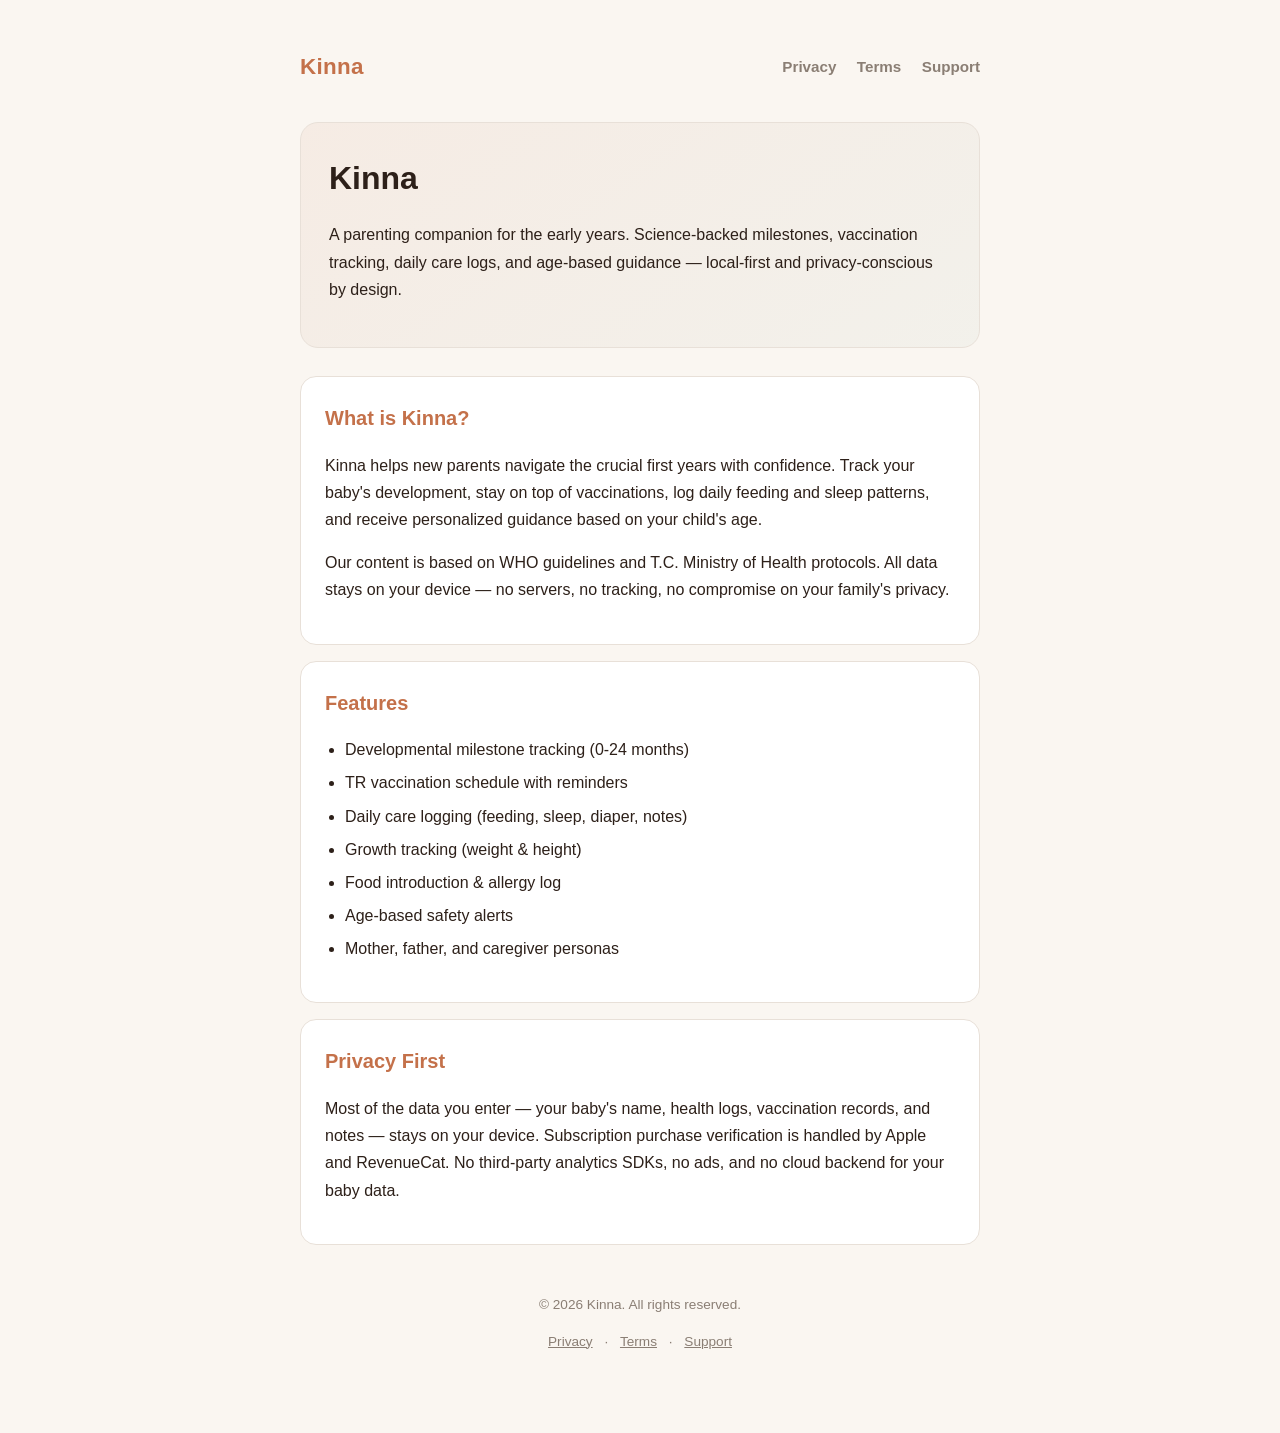
<file: docs/index.html>
<!doctype html>
<html lang="en">
<head>
  <meta charset="utf-8" />
  <meta name="viewport" content="width=device-width, initial-scale=1" />
  <title>Kinna — Parenting Companion</title>
  <link rel="stylesheet" href="style.css" />
</head>
<body>
  <div class="container">
    <header>
      <div class="brand">Kinna</div>
      <nav>
        <a href="privacy.html">Privacy</a>
        <a href="terms.html">Terms</a>
        <a href="support.html">Support</a>
      </nav>
    </header>

    <section class="hero">
      <h1>Kinna</h1>
      <p>A parenting companion for the early years. Science-backed milestones, vaccination tracking, daily care logs, and age-based guidance — local-first and privacy-conscious by design.</p>
    </section>

    <div class="card">
      <h2>What is Kinna?</h2>
      <p>Kinna helps new parents navigate the crucial first years with confidence. Track your baby's development, stay on top of vaccinations, log daily feeding and sleep patterns, and receive personalized guidance based on your child's age.</p>
      <p>Our content is based on WHO guidelines and T.C. Ministry of Health protocols. All data stays on your device — no servers, no tracking, no compromise on your family's privacy.</p>
    </div>

    <div class="card">
      <h2>Features</h2>
      <ul>
        <li>Developmental milestone tracking (0-24 months)</li>
        <li>TR vaccination schedule with reminders</li>
        <li>Daily care logging (feeding, sleep, diaper, notes)</li>
        <li>Growth tracking (weight & height)</li>
        <li>Food introduction & allergy log</li>
        <li>Age-based safety alerts</li>
        <li>Mother, father, and caregiver personas</li>
      </ul>
    </div>

    <div class="card">
      <h2>Privacy First</h2>
      <p>Most of the data you enter — your baby's name, health logs, vaccination records, and notes — stays on your device. Subscription purchase verification is handled by Apple and RevenueCat. No third-party analytics SDKs, no ads, and no cloud backend for your baby data.</p>
    </div>

    <footer>
      <p>&copy; 2026 Kinna. All rights reserved.</p>
      <a href="privacy.html">Privacy</a> &middot;
      <a href="terms.html">Terms</a> &middot;
      <a href="support.html">Support</a>
    </footer>
  </div>
</body>
</html>
</file>
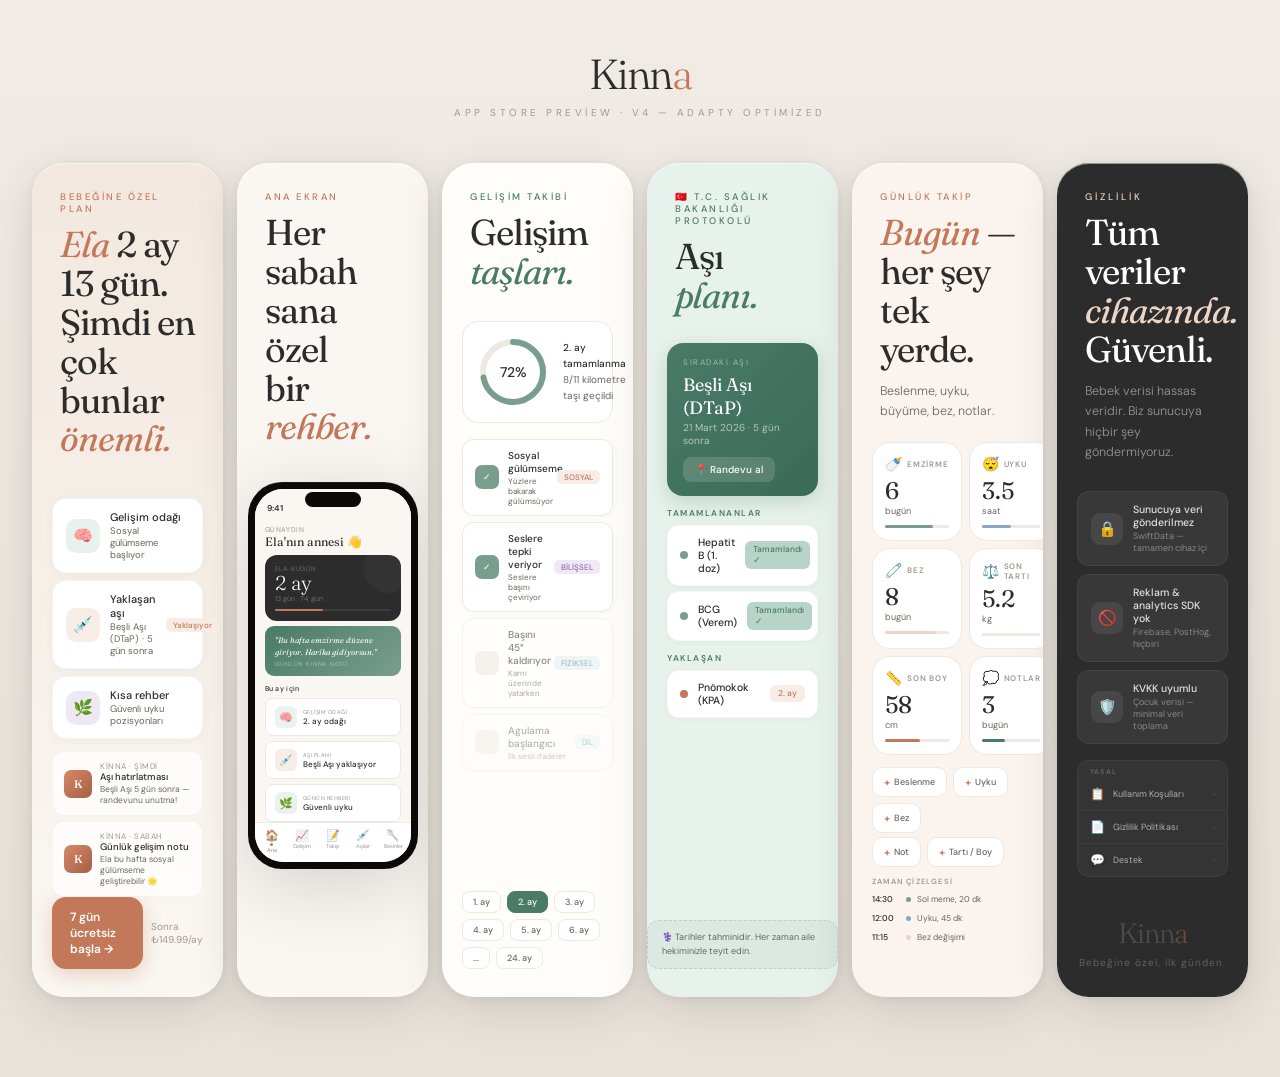
<file: AppStore/preview.html>
<!DOCTYPE html>
<html lang="tr">
<head>
<meta charset="UTF-8">
<meta name="viewport" content="width=device-width, initial-scale=1.0">
<title>Kinna — App Store Preview v4</title>
<link href="https://fonts.googleapis.com/css2?family=Fraunces:ital,opsz,wght@0,9..144,200;0,9..144,300;0,9..144,400;0,9..144,500;0,9..144,600;1,9..144,200;1,9..144,300;1,9..144,400;1,9..144,500&family=DM+Sans:wght@300;400;500;600&display=swap" rel="stylesheet">
<style>
*,*::before,*::after{box-sizing:border-box;margin:0;padding:0}

:root{
  --cream:#FAF7F2;--blush:#F2E8DF;--warm:#FFFDF9;
  --sage:#7A9E8E;--sage-d:#4A7A68;--sage-l:#B8D4C8;--sage-xl:#E8F2ED;
  --terra:#C4785A;--terra-l:#EDD5C5;--terra-p:#F7EDE6;--terra-xl:#FBF3EE;
  --char:#2C2C2C;--mid:#6B6560;--light:#A09890;--pale:#EDE8E2;
  --violet:#6B5C8F;--violet-l:#EEE8F5;
  --blue:#4A90A4;--blue-l:#E0F0F5;
  --purple:#8B6BAF;--purple-l:#F0E8F5;
}

body{
  background:linear-gradient(180deg,#F0EBE4 0%,#E8E2DA 100%);
  font-family:'DM Sans',sans-serif;
  padding:48px 32px 80px;
  display:flex;flex-direction:column;align-items:center;
  min-height:100vh;
}

/* page header */
.pg-hdr{text-align:center;margin-bottom:44px}
.pg-logo{
  font-family:'Fraunces',serif;font-size:42px;font-weight:300;
  color:var(--char);letter-spacing:-1.5px;
}
.pg-logo span{color:var(--terra)}
.pg-sub{font-size:10px;letter-spacing:3.5px;text-transform:uppercase;color:var(--light);margin-top:6px}

/* strip */
.strip{
  display:flex;gap:14px;
  max-width:1560px;width:100%;
  align-items:stretch;
}

/* card base */
.card{
  flex:1;min-width:0;
  border-radius:32px;overflow:hidden;
  position:relative;
  display:flex;flex-direction:column;
  min-height:660px;
  box-shadow:
    0 12px 48px rgba(0,0,0,.12),
    0 2px 8px rgba(0,0,0,.06),
    inset 0 1px 0 rgba(255,255,255,.5);
}

/* shared phone frame */
.phone{
  width:150px;background:#0C0A08;border-radius:30px;padding:6px;
  box-shadow:inset 0 1px 0 rgba(255,255,255,.06);
}
.phone-lg{width:170px;border-radius:34px;padding:7px}
.pscreen{border-radius:25px;overflow:hidden;position:relative}
.pscreen-lg{border-radius:28px}
.pdi{width:56px;height:15px;background:#0C0A08;border-radius:9px;position:absolute;top:10px;left:50%;transform:translateX(-50%);z-index:10}

/* shared status bar */
.ps-sbar{height:30px;display:flex;align-items:center;justify-content:space-between;padding:9px 12px 0}
.ps-sbar-t{font-size:8.5px;font-weight:600;color:var(--char)}

/* shared tab bar */
.ps-tabs{height:40px;background:white;border-top:1px solid var(--pale);display:flex;align-items:flex-start;padding:5px 2px 0;margin-top:auto;flex-shrink:0}
.ps-tab{flex:1;display:flex;flex-direction:column;align-items:center;gap:1px}
.ps-tab-i{font-size:11px}
.ps-tab-l{font-size:5.5px;color:var(--light)}
.ps-tdot{width:3px;height:3px;border-radius:50%;background:var(--terra)}

/* badge pill */
.badge{
  display:inline-flex;align-items:center;gap:5px;
  border-radius:100px;padding:5px 14px;
  font-size:10px;font-weight:600;letter-spacing:.3px;
}

/* caption block (shared) */
.caption-block{padding:0 28px}
.cap-eyebrow{font-size:9.5px;letter-spacing:2.5px;text-transform:uppercase;font-weight:500;margin-bottom:10px}
.cap-headline{
  font-family:'Fraunces',serif;font-size:36px;font-weight:400;
  color:var(--char);line-height:1.08;letter-spacing:-1px;margin-bottom:12px;
}
.cap-headline em{font-style:italic}
.cap-sub{font-size:12.5px;color:var(--mid);line-height:1.65;font-weight:300;max-width:240px}

/* ════════════════════════════
   CARD 1 — VALUE SUMMARY
   "Bebeğine özel, ilk günden."
════════════════════════════ */
.c1{background:linear-gradient(180deg,var(--blush) 0%,var(--cream) 100%)}

.c1-content{
  position:relative;z-index:2;
  display:flex;flex-direction:column;
  height:100%;padding:28px 0 28px;
}

.c1 .cap-eyebrow{color:var(--terra)}
.c1 .cap-headline em{color:var(--terra)}

/* value summary cards */
.vs-cards{display:flex;flex-direction:column;gap:7px;padding:0 20px;margin-top:16px}
.vs-card{
  background:white;border-radius:14px;padding:11px 13px;
  display:flex;align-items:center;gap:10px;
  box-shadow:0 2px 10px rgba(0,0,0,.04);border:1px solid rgba(0,0,0,.04);
}
.vs-icon{
  width:34px;height:34px;border-radius:10px;
  display:flex;align-items:center;justify-content:center;font-size:16px;flex-shrink:0;
}
.vs-title{font-size:11px;font-weight:500;color:var(--char)}
.vs-detail{font-size:9.5px;color:var(--mid);margin-top:1px}
.vs-badge{font-size:8px;padding:2px 7px;border-radius:5px;font-weight:500;margin-left:auto;flex-shrink:0}

/* notification preview cards */
.notif-cards{display:flex;flex-direction:column;gap:5px;padding:0 20px;margin-top:12px}
.notif-card{
  background:rgba(255,255,255,.75);border-radius:12px;padding:9px 11px;
  display:flex;align-items:center;gap:8px;
  backdrop-filter:blur(8px);
  border:1px solid rgba(0,0,0,.04);
}
.notif-icon{
  width:28px;height:28px;border-radius:7px;
  background:linear-gradient(135deg,#D4896A,#A85E42);
  display:flex;align-items:center;justify-content:center;
  font-family:'Fraunces',serif;font-size:11px;color:white;font-weight:500;
  flex-shrink:0;
}
.notif-app{font-size:8px;color:var(--light);text-transform:uppercase;letter-spacing:.5px}
.notif-title{font-size:9.5px;font-weight:500;color:var(--char)}
.notif-body{font-size:8.5px;color:var(--mid);margin-top:1px}

.c1-trial{
  margin-top:auto;padding:0 20px;
  display:flex;align-items:center;gap:8px;
}
.c1-trial-btn{
  background:var(--terra);color:white;border-radius:14px;padding:12px 18px;
  font-size:12px;font-weight:600;
  box-shadow:0 6px 20px rgba(196,120,90,.3);
}
.c1-trial-note{font-size:10px;color:var(--light)}

/* ════════════════════════════
   CARD 2 — HOME
   "Her sabah sana özel bir rehber."
════════════════════════════ */
.c2{background:var(--cream)}

.c2-content{
  position:relative;z-index:2;
  display:flex;flex-direction:column;
  height:100%;padding:28px 0 28px;
}
.c2 .cap-eyebrow{color:var(--terra)}
.c2 .cap-headline em{color:var(--terra)}

.c2-phone-center{
  display:flex;justify-content:center;
  margin-top:16px;
  filter:drop-shadow(0 16px 40px rgba(0,0,0,.15));
}

/* home phone screen */
.ps-home{background:var(--cream);min-height:280px;display:flex;flex-direction:column}
.ps-body{flex:1;padding:6px 10px 0;display:flex;flex-direction:column;gap:5px}
.ps-greet{font-size:7px;color:var(--light);letter-spacing:.6px;text-transform:uppercase}
.ps-name{font-family:'Fraunces',serif;font-size:12px;color:var(--char);margin-bottom:1px}
.ps-age{background:var(--char);border-radius:12px;padding:10px;position:relative;overflow:hidden}
.ps-age::before{content:'';position:absolute;top:-12px;right:-12px;width:50px;height:50px;background:rgba(255,255,255,.03);border-radius:50%}
.ps-age-l{font-size:6.5px;color:rgba(255,255,255,.3);letter-spacing:.8px;text-transform:uppercase}
.ps-age-v{font-family:'Fraunces',serif;font-size:20px;font-weight:300;color:white;line-height:1}
.ps-age-s{font-size:7px;color:rgba(255,255,255,.3);margin-top:1px}
.ps-bar{margin-top:6px;height:2px;background:rgba(255,255,255,.07);border-radius:1px}
.ps-bar-f{width:42%;height:100%;background:var(--terra);border-radius:1px}
.ps-motiv{background:linear-gradient(135deg,var(--sage-d),var(--sage));border-radius:9px;padding:8px 10px}
.ps-motiv-q{font-family:'Fraunces',serif;font-size:8px;font-style:italic;color:white;line-height:1.5}
.ps-motiv-s{font-size:6px;color:rgba(255,255,255,.45);text-transform:uppercase;letter-spacing:.8px;margin-top:2px}
.ps-section-header{font-size:7px;font-weight:500;color:var(--char);letter-spacing:.3px;margin-top:3px}
.ps-mini{background:white;border-radius:8px;padding:7px 9px;border:1px solid var(--pale);display:flex;gap:6px;align-items:center}
.ps-mini-i{width:22px;height:22px;border-radius:6px;display:flex;align-items:center;justify-content:center;font-size:11px}
.ps-mini-t{font-size:8px;font-weight:500;color:var(--char)}
.ps-mini-d{font-size:7px;color:var(--mid)}

/* ════════════════════════════
   CARD 3 — MILESTONES
   "WHO onaylı gelişim takibi."
════════════════════════════ */
.c3{background:var(--warm)}

.c3-content{
  position:relative;z-index:2;
  padding:28px 0;
  height:100%;display:flex;flex-direction:column;
}
.c3 .cap-eyebrow{color:var(--sage-d)}
.c3 .cap-headline em{color:var(--sage-d)}

/* progress ring */
.progress-ring-wrap{
  display:flex;align-items:center;gap:14px;
  padding:14px;margin:14px 20px 6px;
  background:white;border-radius:16px;border:1px solid var(--pale);
}
.progress-ring{position:relative;width:72px;height:72px;flex-shrink:0}
.progress-ring svg{width:72px;height:72px;transform:rotate(-90deg)}
.progress-ring circle{fill:none;stroke-width:6}
.pr-bg{stroke:var(--pale)}
.pr-fg{stroke:var(--sage);stroke-linecap:round;stroke-dasharray:188.5;stroke-dashoffset:52.8}
.pr-text{
  position:absolute;top:50%;left:50%;transform:translate(-50%,-50%);
  font-family:'DM Sans',sans-serif;font-size:14px;font-weight:500;color:var(--char);
}
.pr-context{font-size:10px;color:var(--mid);line-height:1.6}
.pr-context strong{color:var(--char);font-weight:500}

.milestones{display:flex;flex-direction:column;gap:6px;padding:0 20px;margin-top:10px}
.ms{
  display:flex;align-items:center;gap:9px;
  background:white;border-radius:12px;padding:9px 12px;
  border:1px solid var(--pale);
  box-shadow:0 1px 6px rgba(0,0,0,.03);
  width:100%;
}
.ms-chk{width:24px;height:24px;border-radius:7px;display:flex;align-items:center;justify-content:center;font-size:9px;flex-shrink:0}
.ms-y{background:var(--sage);color:white}
.ms-n{background:var(--pale)}
.ms-body{flex:1;min-width:0}
.ms-txt{font-size:10px;font-weight:500;color:var(--char)}
.ms-desc{font-size:8px;color:var(--mid);margin-top:1px}
.ms-tag{
  font-size:8px;padding:2px 7px;border-radius:5px;font-weight:500;
  flex-shrink:0;white-space:nowrap;text-transform:uppercase;
}
.ms-tag-physical{background:var(--blue-l);color:var(--blue)}
.ms-tag-social{background:var(--terra-p);color:var(--terra)}
.ms-tag-lang{background:var(--blue-l);color:var(--blue)}
.ms-tag-cognitive{background:var(--purple-l);color:var(--purple)}

.c3-scope{
  margin-top:auto;padding:0 20px;
  display:flex;align-items:center;gap:6px;flex-wrap:wrap;
}
.scope-pill{
  padding:4px 10px;border-radius:8px;font-size:9px;font-weight:500;
  background:white;border:1px solid var(--pale);color:var(--mid);
}
.scope-pill.active{background:var(--sage-d);color:white;border-color:var(--sage-d)}

/* ════════════════════════════
   CARD 4 — VACCINATION
   "T.C. aşı takvimi, hatırlatmalarla."
════════════════════════════ */
.c4{background:var(--sage-xl)}

.c4-content{
  position:relative;z-index:2;
  padding:28px 0 28px;
  height:100%;display:flex;flex-direction:column;
}
.c4 .cap-eyebrow{color:var(--sage-d)}
.c4 .cap-headline em{color:var(--sage-d)}

/* hero next vaccine card */
.vax-hero{
  background:linear-gradient(135deg,var(--sage-d),#3A6A58);
  border-radius:16px;padding:14px 16px;
  margin:16px 20px 0;color:white;
  box-shadow:0 6px 20px rgba(74,122,104,.25);
}
.vax-hero-eyebrow{font-size:8px;letter-spacing:1.5px;text-transform:uppercase;color:rgba(255,255,255,.5);margin-bottom:6px}
.vax-hero-name{font-family:'Fraunces',serif;font-size:18px;font-weight:400;color:white;margin-bottom:2px}
.vax-hero-date{font-size:10px;color:rgba(255,255,255,.6);margin-bottom:10px}
.vax-hero-btn{
  display:inline-flex;align-items:center;gap:4px;
  background:rgba(255,255,255,.15);border-radius:8px;padding:6px 12px;
  font-size:10px;font-weight:500;color:white;
  backdrop-filter:blur(4px);
}

/* vaccine sections */
.vax-section{padding:0 20px;margin-top:12px}
.vax-section-title{font-size:8.5px;letter-spacing:1.5px;text-transform:uppercase;font-weight:600;color:var(--sage-d);margin-bottom:6px}
.vax-cards{display:flex;flex-direction:column;gap:5px}
.vax-card{
  background:white;border-radius:12px;padding:10px 12px;
  display:flex;align-items:center;gap:10px;
  box-shadow:0 1px 6px rgba(0,0,0,.04);border:1px solid rgba(0,0,0,.03);
}
.vax-dot{width:8px;height:8px;border-radius:50%;flex-shrink:0}
.vax-name{font-size:10.5px;font-weight:500;color:var(--char);flex:1}
.vax-badge{font-size:8.5px;padding:3px 8px;border-radius:6px;font-weight:500}
.vb-done{background:var(--sage-l);color:var(--sage-d)}
.vb-soon{background:var(--terra-p);color:var(--terra)}

.vax-disclaimer{
  margin-top:auto;padding:0 20px;
  font-size:9px;color:var(--mid);line-height:1.5;
}

/* ════════════════════════════
   CARD 5 — TRACKING
   "Beslenme, uyku, büyüme — tek yerde."
════════════════════════════ */
.c5{background:var(--terra-xl)}

.c5-content{
  position:relative;z-index:2;
  padding:28px 0 28px;
  height:100%;display:flex;flex-direction:column;
}
.c5 .cap-eyebrow{color:var(--terra)}
.c5 .cap-headline em{color:var(--terra)}

/* 2x2 grid tiles */
.track-grid{
  display:grid;grid-template-columns:1fr 1fr;gap:7px;
  padding:0 20px;margin-top:16px;
}
.track-tile{
  background:white;border-radius:18px;padding:12px;
  border:1px solid var(--pale);
  display:flex;flex-direction:column;
}
.track-tile-header{display:flex;align-items:center;gap:5px;margin-bottom:6px}
.track-tile-emoji{font-size:14px}
.track-tile-label{font-size:8px;font-weight:600;letter-spacing:.8px;text-transform:uppercase;color:var(--light)}
.track-tile-value{font-family:'Fraunces',serif;font-size:24px;font-weight:400;color:var(--char);line-height:1}
.track-tile-unit{font-size:9px;color:var(--mid);margin-top:2px}
.track-tile-bar{height:3px;background:var(--pale);border-radius:2px;margin-top:8px}
.track-tile-bar-f{height:100%;border-radius:2px}

/* quick-add buttons */
.quick-adds{display:flex;gap:6px;padding:0 20px;margin-top:12px;flex-wrap:wrap}
.quick-add{
  display:flex;align-items:center;gap:4px;
  background:white;border:1px solid var(--pale);border-radius:10px;padding:7px 11px;
  font-size:9px;font-weight:500;color:var(--mid);
}
.quick-add-plus{color:var(--terra);font-weight:600;font-size:11px}

/* mini timeline */
.track-timeline{padding:0 20px;margin-top:10px}
.tl-item{
  display:flex;align-items:center;gap:6px;
  padding:4px 0;
  font-size:8.5px;color:var(--mid);
}
.tl-time{font-weight:500;color:var(--char);min-width:28px}
.tl-dot{width:5px;height:5px;border-radius:50%;flex-shrink:0}

/* ════════════════════════════
   CARD 6 — PRIVACY
   "Tüm veriler cihazında. Güvenli."
════════════════════════════ */
.c6{background:var(--char);color:white}

.c6-content{
  position:relative;z-index:2;
  padding:28px 0 28px;
  height:100%;display:flex;flex-direction:column;
}
.c6 .cap-eyebrow{color:var(--terra-l);letter-spacing:3px}
.c6 .cap-headline{color:white}
.c6 .cap-headline em{color:var(--terra-l)}
.c6 .cap-sub{color:rgba(255,255,255,.5)}

.trust-items{display:flex;flex-direction:column;gap:8px;padding:0 20px;margin-top:20px}
.trust-item{
  display:flex;align-items:center;gap:10px;
  background:rgba(255,255,255,.06);border-radius:12px;padding:11px 13px;
  border:1px solid rgba(255,255,255,.06);
}
.trust-icon{
  width:32px;height:32px;border-radius:9px;
  background:rgba(255,255,255,.08);
  display:flex;align-items:center;justify-content:center;font-size:15px;flex-shrink:0;
}
.trust-label{font-size:10.5px;font-weight:500;color:rgba(255,255,255,.85)}
.trust-detail{font-size:9px;color:rgba(255,255,255,.4);margin-top:1px}

/* mini settings mockup */
.settings-mock{
  margin:16px 20px 0;
  background:rgba(255,255,255,.04);border-radius:12px;
  border:1px solid rgba(255,255,255,.06);
  overflow:hidden;
}
.settings-row{
  display:flex;align-items:center;gap:8px;
  padding:8px 12px;
  border-bottom:1px solid rgba(255,255,255,.04);
}
.settings-row:last-child{border-bottom:none}
.settings-icon{font-size:12px;flex-shrink:0}
.settings-label{font-size:9px;color:rgba(255,255,255,.6);flex:1}
.settings-chevron{font-size:8px;color:rgba(255,255,255,.2)}

.c6-bottom{
  margin-top:auto;padding:0 20px;
  text-align:center;
}
.c6-kinna{
  font-family:'Fraunces',serif;font-size:28px;font-weight:300;
  color:rgba(255,255,255,.15);letter-spacing:-1px;margin-bottom:6px;
}
.c6-kinna b{color:rgba(196,120,90,.4);font-weight:300}
.c6-tagline{font-size:10px;color:rgba(255,255,255,.25);letter-spacing:1px}

/* ════════ RESPONSIVE ════════ */
@media(max-width:1200px){
  .strip{flex-wrap:wrap}
  .card{flex:0 0 calc(33.333% - 10px);min-height:580px}
}
@media(max-width:800px){
  .card{flex:0 0 calc(50% - 7px);min-height:540px}
}
@media(max-width:520px){
  .strip{flex-direction:column;gap:16px}
  .card{min-height:600px}
}
</style>
</head>
<body>

<div class="pg-hdr">
  <div class="pg-logo">Kinn<span>a</span></div>
  <div class="pg-sub">App Store Preview · v4 — Adapty optimized</div>
</div>

<div class="strip">

  <!-- ══════════════════════
       CARD 1 — VALUE SUMMARY
       Gerçek Value Summary ekranıyla eşleştirildi
  ══════════════════════ -->
  <div class="card c1">
    <div class="c1-content">
      <div class="caption-block" style="margin-bottom:12px">
        <div class="cap-eyebrow">Bebeğine özel plan</div>
        <div class="cap-headline">
          <em>Ela</em> 2 ay 13 gün.<br>Şimdi en çok<br>bunlar <em>önemli.</em>
        </div>
      </div>

      <div class="vs-cards">
        <div class="vs-card">
          <div class="vs-icon" style="background:var(--sage-xl)">🧠</div>
          <div>
            <div class="vs-title">Gelişim odağı</div>
            <div class="vs-detail">Sosyal gülümseme başlıyor</div>
          </div>
        </div>
        <div class="vs-card">
          <div class="vs-icon" style="background:var(--terra-p)">💉</div>
          <div>
            <div class="vs-title">Yaklaşan aşı</div>
            <div class="vs-detail">Beşli Aşı (DTaP) · 5 gün sonra</div>
          </div>
          <div class="vs-badge" style="background:var(--terra-p);color:var(--terra)">Yaklaşıyor</div>
        </div>
        <div class="vs-card">
          <div class="vs-icon" style="background:var(--violet-l)">🌿</div>
          <div>
            <div class="vs-title">Kısa rehber</div>
            <div class="vs-detail">Güvenli uyku pozisyonları</div>
          </div>
        </div>
      </div>

      <div class="notif-cards">
        <div class="notif-card">
          <div class="notif-icon">K</div>
          <div>
            <div class="notif-app">Kinna · şimdi</div>
            <div class="notif-title">Aşı hatırlatması</div>
            <div class="notif-body">Beşli Aşı 5 gün sonra — randevunu unutma!</div>
          </div>
        </div>
        <div class="notif-card">
          <div class="notif-icon">K</div>
          <div>
            <div class="notif-app">Kinna · sabah</div>
            <div class="notif-title">Günlük gelişim notu</div>
            <div class="notif-body">Ela bu hafta sosyal gülümseme geliştirebilir 🌟</div>
          </div>
        </div>
      </div>

      <div class="c1-trial">
        <div class="c1-trial-btn">7 gün ücretsiz başla →</div>
        <div class="c1-trial-note">Sonra ₺149.99/ay</div>
      </div>
    </div>
  </div>

  <!-- ══════════════════════
       CARD 2 — HOME
       Gerçek Home ekranıyla eşleştirildi
  ══════════════════════ -->
  <div class="card c2">
    <div class="c2-content">
      <div class="caption-block" style="margin-bottom:8px">
        <div class="cap-eyebrow">Ana Ekran</div>
        <div class="cap-headline">
          Her sabah<br>sana özel<br>bir <em>rehber.</em>
        </div>
      </div>

      <div class="c2-phone-center">
        <div class="phone phone-lg">
          <div class="pdi"></div>
          <div class="pscreen pscreen-lg" style="min-height:300px">
            <div class="ps-home">
              <div class="ps-sbar" style="background:var(--cream)"><div class="ps-sbar-t">9:41</div></div>
              <div class="ps-body">
                <div>
                  <div class="ps-greet">GÜNAYDIN</div>
                  <div class="ps-name">Ela'nın annesi 👋</div>
                </div>
                <div class="ps-age">
                  <div class="ps-age-l">ELA BUGÜN</div>
                  <div class="ps-age-v">2 ay</div>
                  <div class="ps-age-s">13 gün · 74. gün</div>
                  <div class="ps-bar"><div class="ps-bar-f"></div></div>
                </div>
                <div class="ps-motiv">
                  <div class="ps-motiv-q">"Bu hafta emzirme düzene giriyor. Harika gidiyorsun."</div>
                  <div class="ps-motiv-s">GÜNLÜK KINNA NOTU</div>
                </div>
                <div class="ps-section-header">Bu ay için</div>
                <div class="ps-mini">
                  <div class="ps-mini-i" style="background:#EAF3EF">🧠</div>
                  <div><div class="ps-mini-d" style="text-transform:uppercase;letter-spacing:.5px;font-size:5.5px;color:var(--light)">Gelişim odağı</div><div class="ps-mini-t">2. ay odağı</div></div>
                </div>
                <div class="ps-mini">
                  <div class="ps-mini-i" style="background:var(--terra-p)">💉</div>
                  <div><div class="ps-mini-d" style="text-transform:uppercase;letter-spacing:.5px;font-size:5.5px;color:var(--light)">Aşı planı</div><div class="ps-mini-t">Beşli Aşı yaklaşıyor</div></div>
                </div>
                <div class="ps-mini">
                  <div class="ps-mini-i" style="background:rgba(122,158,142,.15)">🌿</div>
                  <div><div class="ps-mini-d" style="text-transform:uppercase;letter-spacing:.5px;font-size:5.5px;color:var(--light)">Günün rehberi</div><div class="ps-mini-t">Güvenli uyku</div></div>
                </div>
              </div>
              <div class="ps-tabs">
                <div class="ps-tab" style="color:var(--terra)"><div class="ps-tab-i">🏠</div><div class="ps-tdot"></div><div class="ps-tab-l" style="color:var(--terra)">Ana</div></div>
                <div class="ps-tab"><div class="ps-tab-i">📈</div><div class="ps-tab-l">Gelişim</div></div>
                <div class="ps-tab"><div class="ps-tab-i">📝</div><div class="ps-tab-l">Takip</div></div>
                <div class="ps-tab"><div class="ps-tab-i">💉</div><div class="ps-tab-l">Aşılar</div></div>
                <div class="ps-tab"><div class="ps-tab-i">🥄</div><div class="ps-tab-l">Besinler</div></div>
              </div>
            </div>
          </div>
        </div>
      </div>
    </div>
  </div>

  <!-- ══════════════════════
       CARD 3 — MILESTONES
       Progress ring + category tags eklendi
  ══════════════════════ -->
  <div class="card c3">
    <div class="c3-content">
      <div class="caption-block" style="margin-bottom:4px">
        <div class="cap-eyebrow">Gelişim Takibi</div>
        <div class="cap-headline">
          Gelişim<br><em>taşları.</em>
        </div>
      </div>

      <div class="progress-ring-wrap">
        <div class="progress-ring">
          <svg viewBox="0 0 72 72">
            <circle class="pr-bg" cx="36" cy="36" r="30"/>
            <circle class="pr-fg" cx="36" cy="36" r="30"/>
          </svg>
          <div class="pr-text">72%</div>
        </div>
        <div class="pr-context">
          <strong>2. ay tamamlanma</strong><br>
          8/11 kilometre taşı geçildi
        </div>
      </div>

      <div class="milestones">
        <div class="ms">
          <div class="ms-chk ms-y">✓</div>
          <div class="ms-body">
            <div class="ms-txt">Sosyal gülümseme</div>
            <div class="ms-desc">Yüzlere bakarak gülümsüyor</div>
          </div>
          <div class="ms-tag ms-tag-social">Sosyal</div>
        </div>
        <div class="ms">
          <div class="ms-chk ms-y">✓</div>
          <div class="ms-body">
            <div class="ms-txt">Seslere tepki veriyor</div>
            <div class="ms-desc">Seslere başını çeviriyor</div>
          </div>
          <div class="ms-tag ms-tag-cognitive">Bilişsel</div>
        </div>
        <div class="ms" style="opacity:.55">
          <div class="ms-chk ms-n"></div>
          <div class="ms-body">
            <div class="ms-txt">Başını 45° kaldırıyor</div>
            <div class="ms-desc">Karnı üzerinde yatarken</div>
          </div>
          <div class="ms-tag ms-tag-physical">Fiziksel</div>
        </div>
        <div class="ms" style="opacity:.35">
          <div class="ms-chk ms-n"></div>
          <div class="ms-body">
            <div class="ms-txt">Agulama başlangıcı</div>
            <div class="ms-desc">İlk sesli ifadeler</div>
          </div>
          <div class="ms-tag ms-tag-lang">Dil</div>
        </div>
      </div>

      <div class="c3-scope">
        <div class="scope-pill">1. ay</div>
        <div class="scope-pill active">2. ay</div>
        <div class="scope-pill">3. ay</div>
        <div class="scope-pill">4. ay</div>
        <div class="scope-pill">5. ay</div>
        <div class="scope-pill">6. ay</div>
        <div class="scope-pill">...</div>
        <div class="scope-pill">24. ay</div>
      </div>
    </div>
  </div>

  <!-- ══════════════════════
       CARD 4 — VACCINATION
       Hero card + section headers eklendi
  ══════════════════════ -->
  <div class="card c4">
    <div class="c4-content">
      <div class="caption-block" style="margin-bottom:0">
        <div class="cap-eyebrow">🇹🇷 T.C. Sağlık Bakanlığı Protokolü</div>
        <div class="cap-headline">
          Aşı<br><em>planı.</em>
        </div>
      </div>

      <div class="vax-hero">
        <div class="vax-hero-eyebrow">Sıradaki aşı</div>
        <div class="vax-hero-name">Beşli Aşı (DTaP)</div>
        <div class="vax-hero-date">21 Mart 2026 · 5 gün sonra</div>
        <div class="vax-hero-btn">📍 Randevu al</div>
      </div>

      <div class="vax-section">
        <div class="vax-section-title">Tamamlananlar</div>
        <div class="vax-cards">
          <div class="vax-card">
            <div class="vax-dot" style="background:var(--sage)"></div>
            <div class="vax-name">Hepatit B (1. doz)</div>
            <div class="vax-badge vb-done">Tamamlandı ✓</div>
          </div>
          <div class="vax-card">
            <div class="vax-dot" style="background:var(--sage)"></div>
            <div class="vax-name">BCG (Verem)</div>
            <div class="vax-badge vb-done">Tamamlandı ✓</div>
          </div>
        </div>
      </div>

      <div class="vax-section">
        <div class="vax-section-title">Yaklaşan</div>
        <div class="vax-cards">
          <div class="vax-card">
            <div class="vax-dot" style="background:var(--terra)"></div>
            <div class="vax-name">Pnömokok (KPA)</div>
            <div class="vax-badge vb-soon">2. ay</div>
          </div>
        </div>
      </div>

      <div class="vax-disclaimer" style="background:rgba(122,158,142,.1);border:1px dashed var(--sage-l);border-radius:12px;padding:10px 14px">
        ⚕️ Tarihler tahminidir. Her zaman aile hekiminizle teyit edin.
      </div>
    </div>
  </div>

  <!-- ══════════════════════
       CARD 5 — TRACKING
       2x2 grid + quick-add + timeline
  ══════════════════════ -->
  <div class="card c5">
    <div class="c5-content">
      <div class="caption-block" style="margin-bottom:4px">
        <div class="cap-eyebrow">Günlük Takip</div>
        <div class="cap-headline">
          <em>Bugün</em> —<br>her şey<br>tek yerde.
        </div>
        <div class="cap-sub">Beslenme, uyku, büyüme, bez, notlar.</div>
      </div>

      <div class="track-grid">
        <div class="track-tile">
          <div class="track-tile-header">
            <span class="track-tile-emoji">🍼</span>
            <span class="track-tile-label">EMZİRME</span>
          </div>
          <div class="track-tile-value">6</div>
          <div class="track-tile-unit">bugün</div>
          <div class="track-tile-bar"><div class="track-tile-bar-f" style="width:75%;background:var(--sage)"></div></div>
        </div>
        <div class="track-tile">
          <div class="track-tile-header">
            <span class="track-tile-emoji">😴</span>
            <span class="track-tile-label">UYKU</span>
          </div>
          <div class="track-tile-value">3.5</div>
          <div class="track-tile-unit">saat</div>
          <div class="track-tile-bar"><div class="track-tile-bar-f" style="width:50%;background:#8BA7C7"></div></div>
        </div>
        <div class="track-tile">
          <div class="track-tile-header">
            <span class="track-tile-emoji">🧷</span>
            <span class="track-tile-label">BEZ</span>
          </div>
          <div class="track-tile-value">8</div>
          <div class="track-tile-unit">bugün</div>
          <div class="track-tile-bar"><div class="track-tile-bar-f" style="width:80%;background:var(--terra-l)"></div></div>
        </div>
        <div class="track-tile">
          <div class="track-tile-header">
            <span class="track-tile-emoji">⚖️</span>
            <span class="track-tile-label">SON TARTI</span>
          </div>
          <div class="track-tile-value">5.2</div>
          <div class="track-tile-unit">kg</div>
          <div class="track-tile-bar"><div class="track-tile-bar-f" style="width:50%;background:var(--blush)"></div></div>
        </div>
        <div class="track-tile">
          <div class="track-tile-header">
            <span class="track-tile-emoji">📏</span>
            <span class="track-tile-label">SON BOY</span>
          </div>
          <div class="track-tile-value">58</div>
          <div class="track-tile-unit">cm</div>
          <div class="track-tile-bar"><div class="track-tile-bar-f" style="width:55%;background:var(--terra)"></div></div>
        </div>
        <div class="track-tile">
          <div class="track-tile-header">
            <span class="track-tile-emoji">💭</span>
            <span class="track-tile-label">NOTLAR</span>
          </div>
          <div class="track-tile-value">3</div>
          <div class="track-tile-unit">bugün</div>
          <div class="track-tile-bar"><div class="track-tile-bar-f" style="width:40%;background:var(--sage-d)"></div></div>
        </div>
      </div>

      <div class="quick-adds">
        <div class="quick-add"><span class="quick-add-plus">+</span> Beslenme</div>
        <div class="quick-add"><span class="quick-add-plus">+</span> Uyku</div>
        <div class="quick-add"><span class="quick-add-plus">+</span> Bez</div>
      </div>
      <div class="quick-adds" style="margin-top:4px">
        <div class="quick-add"><span class="quick-add-plus">+</span> Not</div>
        <div class="quick-add"><span class="quick-add-plus">+</span> Tartı / Boy</div>
      </div>

      <div class="track-timeline">
        <div style="font-size:7.5px;font-weight:600;color:var(--light);letter-spacing:1.2px;text-transform:uppercase;margin-bottom:4px">Zaman çizelgesi</div>
        <div class="tl-item">
          <span class="tl-time">14:30</span>
          <span class="tl-dot" style="background:var(--sage)"></span>
          <span>Sol meme, 20 dk</span>
        </div>
        <div class="tl-item">
          <span class="tl-time">12:00</span>
          <span class="tl-dot" style="background:#8BA7C7"></span>
          <span>Uyku, 45 dk</span>
        </div>
        <div class="tl-item">
          <span class="tl-time">11:15</span>
          <span class="tl-dot" style="background:var(--terra-l)"></span>
          <span>Bez değişimi</span>
        </div>
      </div>
    </div>
  </div>

  <!-- ══════════════════════
       CARD 6 — PRIVACY
       Marketing kart + Settings mockup
  ══════════════════════ -->
  <div class="card c6">
    <div class="c6-content">
      <div class="caption-block" style="margin-bottom:8px">
        <div class="cap-eyebrow">Gizlilik</div>
        <div class="cap-headline">
          Tüm veriler<br><em>cihazında.</em><br>Güvenli.
        </div>
        <div class="cap-sub">
          Bebek verisi hassas veridir. Biz sunucuya hiçbir şey göndermiyoruz.
        </div>
      </div>

      <div class="trust-items">
        <div class="trust-item">
          <div class="trust-icon">🔒</div>
          <div>
            <div class="trust-label">Sunucuya veri gönderilmez</div>
            <div class="trust-detail">SwiftData — tamamen cihaz içi</div>
          </div>
        </div>
        <div class="trust-item">
          <div class="trust-icon">🚫</div>
          <div>
            <div class="trust-label">Reklam & analytics SDK yok</div>
            <div class="trust-detail">Firebase, PostHog, hiçbiri</div>
          </div>
        </div>
        <div class="trust-item">
          <div class="trust-icon">🛡️</div>
          <div>
            <div class="trust-label">KVKK uyumlu</div>
            <div class="trust-detail">Çocuk verisi — minimal veri toplama</div>
          </div>
        </div>
      </div>

      <div class="settings-mock">
        <div style="padding:6px 12px 2px;font-size:7px;letter-spacing:1.2px;text-transform:uppercase;font-weight:600;color:rgba(255,255,255,.25)">Yasal</div>
        <div class="settings-row">
          <span class="settings-icon">📋</span>
          <span class="settings-label">Kullanım Koşulları</span>
          <span class="settings-chevron">›</span>
        </div>
        <div class="settings-row">
          <span class="settings-icon">📄</span>
          <span class="settings-label">Gizlilik Politikası</span>
          <span class="settings-chevron">›</span>
        </div>
        <div class="settings-row">
          <span class="settings-icon">💬</span>
          <span class="settings-label">Destek</span>
          <span class="settings-chevron">›</span>
        </div>
      </div>

      <div class="c6-bottom">
        <div class="c6-kinna">Kinn<b>a</b></div>
        <div class="c6-tagline">Bebeğine özel, ilk günden.</div>
      </div>
    </div>
  </div>

</div>

</body>
</html>
</file>
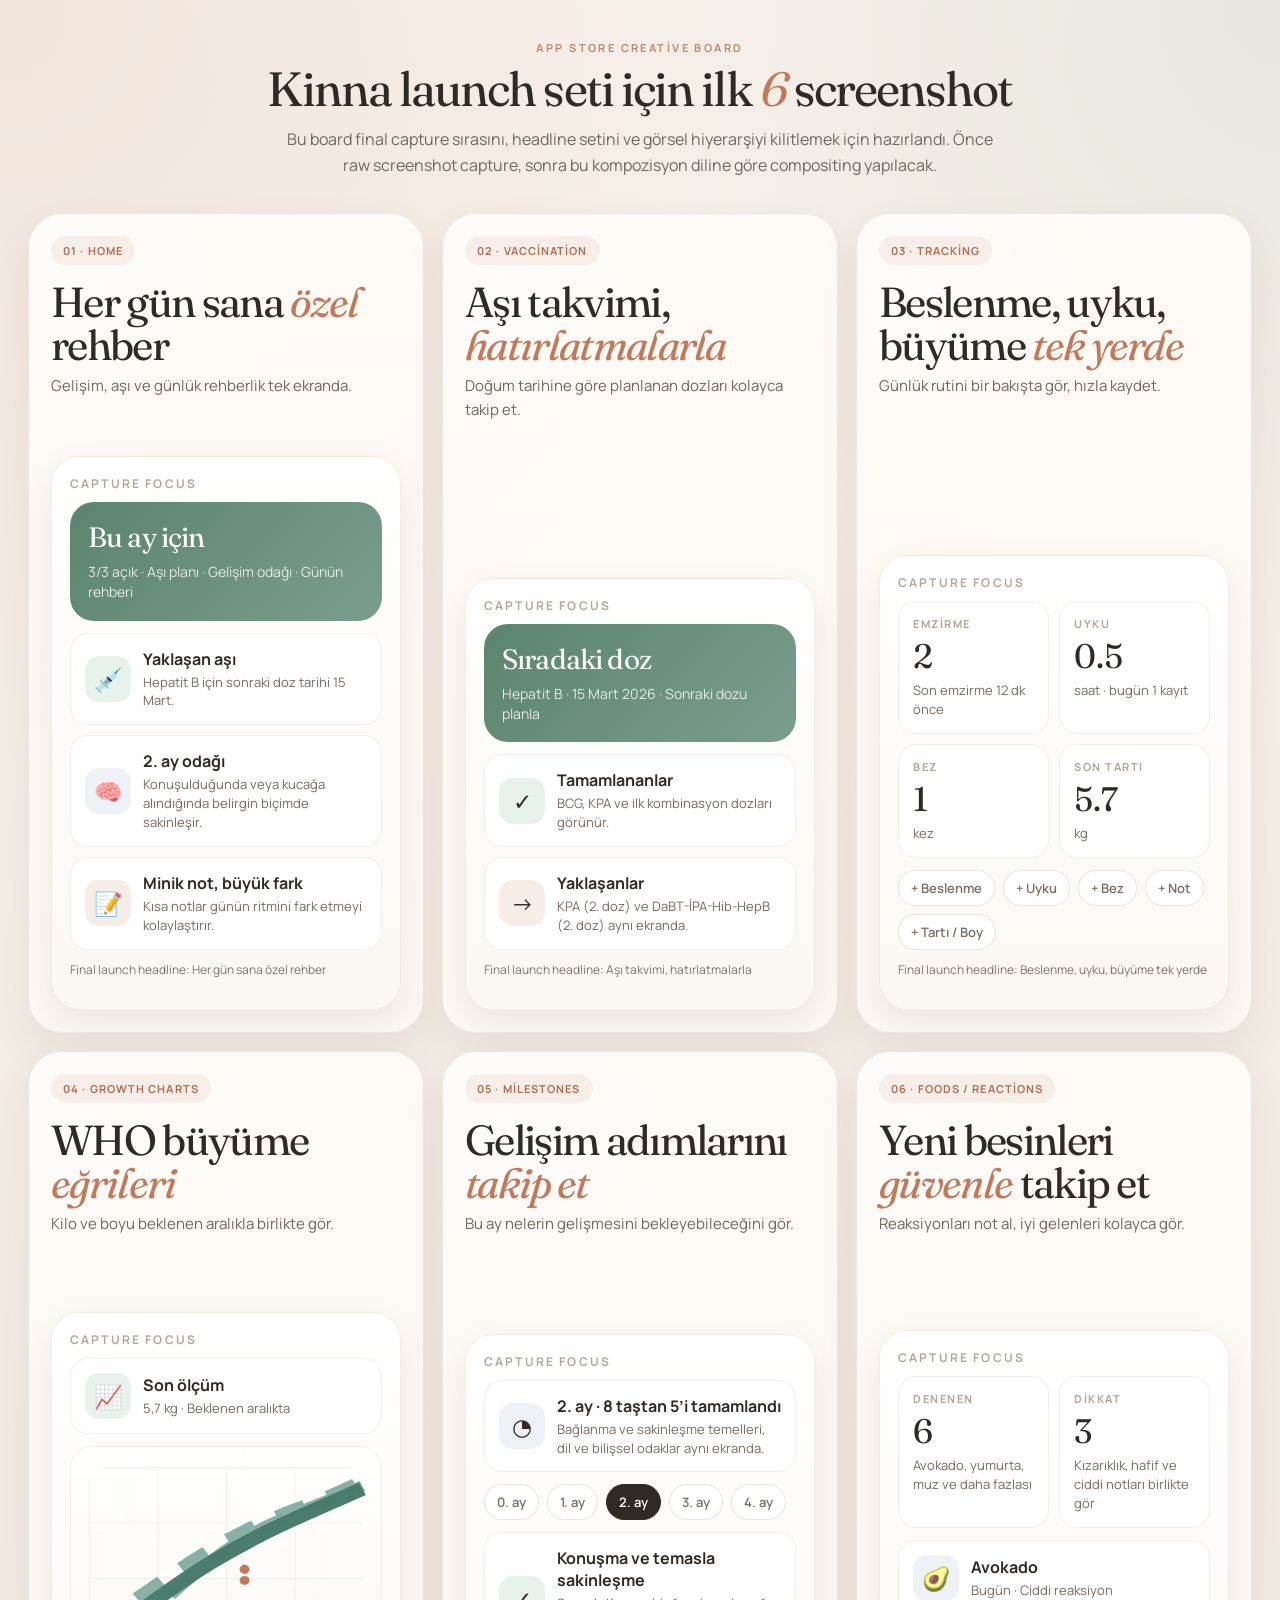
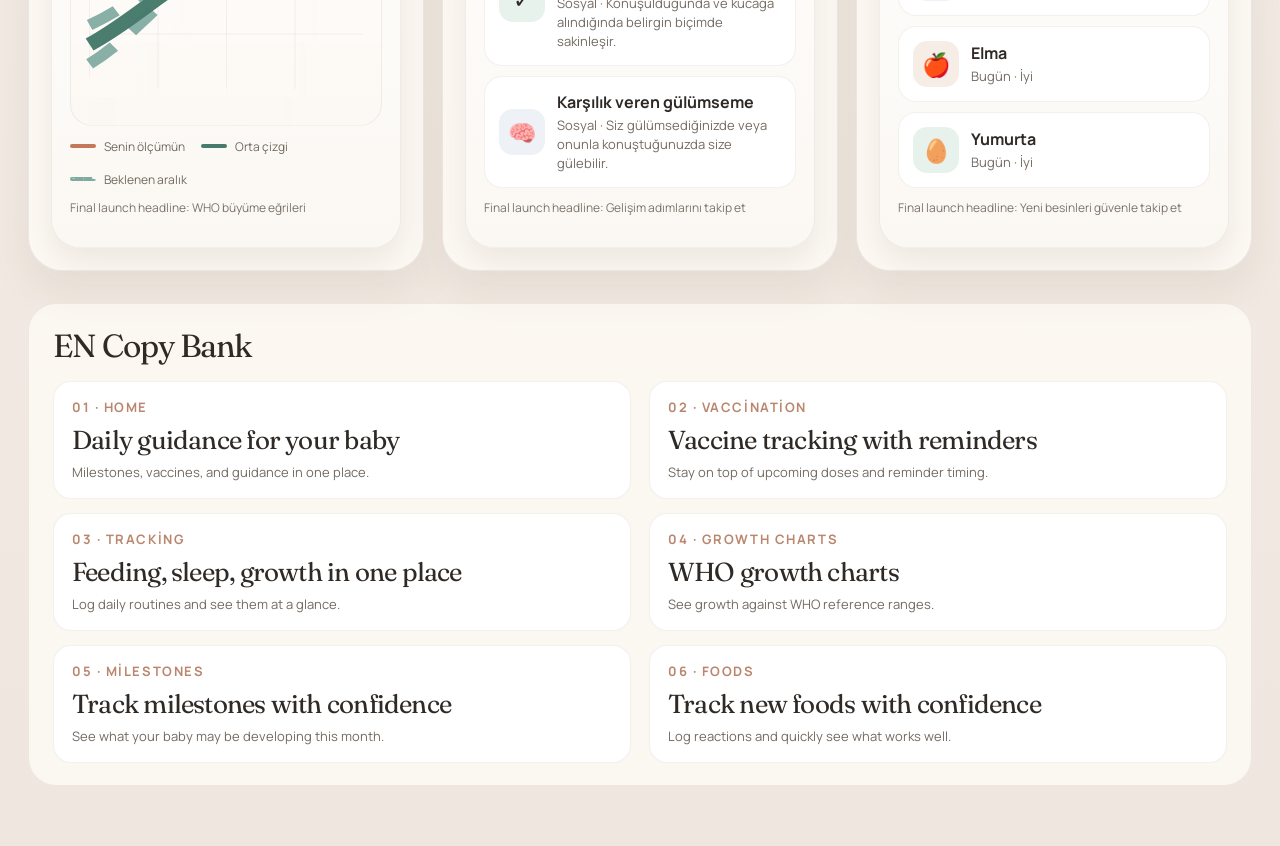
<file: AppStore/screenshots_v1.html>
<!DOCTYPE html>
<html lang="tr">
<head>
  <meta charset="UTF-8">
  <meta name="viewport" content="width=device-width, initial-scale=1.0">
  <title>Kinna App Store Screenshots v1</title>
  <link rel="preconnect" href="https://fonts.googleapis.com">
  <link rel="preconnect" href="https://fonts.gstatic.com" crossorigin>
  <link href="https://fonts.googleapis.com/css2?family=Fraunces:opsz,wght@9..144,300;9..144,400;9..144,500&family=Manrope:wght@400;500;600;700&display=swap" rel="stylesheet">
  <style>
    * { box-sizing: border-box; }
    body {
      margin: 0;
      font-family: "Manrope", sans-serif;
      background:
        radial-gradient(circle at top left, rgba(196, 120, 90, 0.10), transparent 28%),
        radial-gradient(circle at top right, rgba(122, 158, 142, 0.12), transparent 24%),
        linear-gradient(180deg, #f7f1ea 0%, #efe7df 100%);
      color: #2f2a26;
      padding: 40px 28px 60px;
    }
    .page {
      max-width: 1640px;
      margin: 0 auto;
    }
    .header {
      text-align: center;
      margin-bottom: 34px;
    }
    .eyebrow {
      font-size: 11px;
      font-weight: 700;
      letter-spacing: 0.22em;
      text-transform: uppercase;
      color: #b98a74;
      margin-bottom: 10px;
    }
    h1 {
      margin: 0;
      font-family: "Fraunces", serif;
      font-size: 48px;
      line-height: 1.02;
      font-weight: 400;
      letter-spacing: -0.04em;
    }
    h1 em {
      font-style: italic;
      color: #c4785a;
    }
    .sub {
      margin: 12px auto 0;
      max-width: 720px;
      font-size: 16px;
      line-height: 1.65;
      color: #6f675f;
    }
    .grid {
      display: grid;
      grid-template-columns: repeat(3, minmax(0, 1fr));
      gap: 18px;
    }
    .poster {
      background: rgba(255, 252, 247, 0.84);
      border: 1px solid rgba(176, 159, 145, 0.22);
      border-radius: 34px;
      padding: 22px;
      box-shadow:
        0 18px 40px rgba(82, 60, 43, 0.08),
        inset 0 1px 0 rgba(255, 255, 255, 0.75);
      min-height: 820px;
      display: flex;
      flex-direction: column;
      gap: 18px;
      position: relative;
      overflow: hidden;
    }
    .poster::before {
      content: "";
      position: absolute;
      inset: 0;
      background:
        radial-gradient(circle at 15% 10%, rgba(255,255,255,0.55), transparent 24%),
        linear-gradient(180deg, rgba(255,255,255,0.25), transparent 34%);
      pointer-events: none;
    }
    .poster-top {
      position: relative;
      z-index: 1;
    }
    .poster-label {
      display: inline-flex;
      align-items: center;
      gap: 6px;
      padding: 7px 12px;
      border-radius: 999px;
      background: rgba(196, 120, 90, 0.10);
      color: #b06e53;
      font-size: 11px;
      font-weight: 700;
      letter-spacing: 0.10em;
      text-transform: uppercase;
    }
    .poster-title {
      margin: 16px 0 8px;
      font-family: "Fraunces", serif;
      font-size: 42px;
      line-height: 1.02;
      font-weight: 400;
      letter-spacing: -0.04em;
      max-width: 360px;
    }
    .poster-title em {
      color: #c4785a;
      font-style: italic;
    }
    .poster-copy {
      margin: 0;
      font-size: 15px;
      line-height: 1.6;
      color: #70675d;
      max-width: 360px;
    }
    .frame {
      margin-top: auto;
      position: relative;
      z-index: 1;
      background: linear-gradient(180deg, #ffffff 0%, #fbf8f3 100%);
      border: 1px solid rgba(182, 166, 152, 0.18);
      border-radius: 28px;
      box-shadow:
        0 14px 32px rgba(85, 65, 45, 0.10),
        inset 0 1px 0 rgba(255,255,255,0.85);
      padding: 18px;
      min-height: 430px;
      display: flex;
      flex-direction: column;
      justify-content: space-between;
    }
    .frame-title {
      font-size: 12px;
      font-weight: 700;
      letter-spacing: 0.18em;
      text-transform: uppercase;
      color: #b3a79a;
      margin-bottom: 10px;
    }
    .frame-body {
      display: flex;
      flex-direction: column;
      gap: 12px;
      flex: 1;
    }
    .screen-chip-row {
      display: flex;
      flex-wrap: wrap;
      gap: 8px;
    }
    .chip {
      display: inline-flex;
      align-items: center;
      gap: 6px;
      min-height: 34px;
      padding: 8px 12px;
      border-radius: 999px;
      background: #fff;
      border: 1px solid rgba(191, 177, 164, 0.32);
      color: #786d63;
      font-size: 13px;
      font-weight: 600;
    }
    .hero-block {
      border-radius: 24px;
      padding: 18px;
      background: linear-gradient(135deg, #5b846e 0%, #7a9e8e 100%);
      color: #fff;
      min-height: 112px;
      display: flex;
      flex-direction: column;
      justify-content: center;
      gap: 8px;
    }
    .hero-block.terra {
      background: linear-gradient(135deg, #c4785a 0%, #d99376 100%);
    }
    .hero-block.charcoal {
      background: linear-gradient(135deg, #2d2d2d 0%, #44403d 100%);
    }
    .hero-block h3 {
      margin: 0;
      font-family: "Fraunces", serif;
      font-size: 28px;
      font-weight: 400;
      letter-spacing: -0.03em;
    }
    .hero-block p {
      margin: 0;
      font-size: 14px;
      line-height: 1.45;
      color: rgba(255,255,255,0.82);
    }
    .stack {
      display: flex;
      flex-direction: column;
      gap: 10px;
    }
    .row-card {
      display: flex;
      align-items: center;
      gap: 12px;
      padding: 14px;
      border-radius: 18px;
      background: #fff;
      border: 1px solid rgba(188, 173, 160, 0.18);
    }
    .icon {
      width: 46px;
      height: 46px;
      border-radius: 14px;
      display: flex;
      align-items: center;
      justify-content: center;
      font-size: 23px;
      background: #f6ede6;
      flex: 0 0 auto;
    }
    .icon.sage { background: #e8f2ed; }
    .icon.blue { background: #e8f0f7; }
    .icon.soft { background: #eef1f5; }
    .row-copy strong {
      display: block;
      font-size: 16px;
      color: #2f2a26;
      margin-bottom: 3px;
    }
    .row-copy span {
      display: block;
      font-size: 13px;
      line-height: 1.45;
      color: #746b62;
    }
    .mini-grid {
      display: grid;
      grid-template-columns: repeat(2, minmax(0, 1fr));
      gap: 10px;
    }
    .mini-tile {
      padding: 14px;
      border-radius: 18px;
      background: #fff;
      border: 1px solid rgba(188, 173, 160, 0.18);
      min-height: 100px;
    }
    .mini-kicker {
      font-size: 11px;
      font-weight: 700;
      letter-spacing: 0.14em;
      text-transform: uppercase;
      color: #b1a598;
      margin-bottom: 8px;
    }
    .mini-value {
      font-family: "Fraunces", serif;
      font-size: 34px;
      line-height: 1;
      margin-bottom: 8px;
      color: #2d2926;
    }
    .mini-meta {
      font-size: 13px;
      color: #756b61;
      line-height: 1.45;
    }
    .chart-box {
      border-radius: 22px;
      border: 1px solid rgba(188, 173, 160, 0.18);
      background:
        linear-gradient(180deg, rgba(255,255,255,0.96), rgba(252,248,243,0.98)),
        linear-gradient(90deg, rgba(232,242,237,0.35), transparent);
      min-height: 280px;
      position: relative;
      overflow: hidden;
      padding: 16px;
    }
    .chart-grid {
      position: absolute;
      inset: 20px 18px 36px 18px;
      background-image:
        linear-gradient(to right, rgba(196, 187, 177, 0.18) 1px, transparent 1px),
        linear-gradient(to bottom, rgba(196, 187, 177, 0.18) 1px, transparent 1px);
      background-size: 25% 25%;
      border-radius: 16px;
    }
    .chart-line,
    .chart-mid,
    .chart-point {
      position: absolute;
      inset: 0;
      pointer-events: none;
    }
    .chart-line svg,
    .chart-mid svg,
    .chart-point svg {
      width: 100%;
      height: 100%;
    }
    .chart-line path {
      fill: none;
      stroke: #7faaa0;
      stroke-width: 4;
      stroke-dasharray: 10 8;
      opacity: 0.92;
    }
    .chart-mid path {
      fill: none;
      stroke: #477b6b;
      stroke-width: 5;
      opacity: 0.98;
    }
    .chart-point circle {
      fill: #c4785a;
    }
    .legend {
      display: flex;
      gap: 16px;
      flex-wrap: wrap;
      align-items: center;
      font-size: 12px;
      color: #72695f;
    }
    .legend-item {
      display: inline-flex;
      align-items: center;
      gap: 8px;
    }
    .legend-line {
      width: 26px;
      height: 0;
      border-top: 4px solid #c4785a;
      border-radius: 99px;
    }
    .legend-line.mid { border-top-color: #477b6b; }
    .legend-line.range {
      border-top-color: #7faaa0;
      border-top-style: dashed;
    }
    .settings-stack {
      display: flex;
      flex-direction: column;
      gap: 10px;
    }
    .settings-row {
      background: #fff;
      border-radius: 18px;
      border: 1px solid rgba(188, 173, 160, 0.18);
      padding: 15px 16px;
      display: flex;
      align-items: center;
      gap: 12px;
    }
    .settings-row strong {
      font-size: 15px;
      color: #2f2a26;
      display: block;
    }
    .settings-row span {
      display: block;
      font-size: 12px;
      color: #7a6f64;
      margin-top: 2px;
    }
    .switch {
      width: 46px;
      height: 28px;
      margin-left: auto;
      border-radius: 999px;
      background: #89aa9b;
      position: relative;
      flex: 0 0 auto;
    }
    .switch::after {
      content: "";
      position: absolute;
      top: 3px;
      right: 3px;
      width: 22px;
      height: 22px;
      border-radius: 50%;
      background: #fff;
    }
    .footer-copy {
      margin-top: 10px;
      font-size: 12px;
      line-height: 1.6;
      color: #7c736a;
    }
    .en-bank {
      margin-top: 32px;
      background: rgba(255, 252, 247, 0.74);
      border: 1px solid rgba(176, 159, 145, 0.18);
      border-radius: 28px;
      padding: 22px 24px;
    }
    .en-bank h2 {
      margin: 0 0 16px;
      font-family: "Fraunces", serif;
      font-size: 32px;
      font-weight: 400;
      letter-spacing: -0.03em;
    }
    .en-list {
      display: grid;
      grid-template-columns: repeat(2, minmax(0, 1fr));
      gap: 14px 18px;
    }
    .en-item {
      background: #fff;
      border-radius: 18px;
      padding: 16px 18px;
      border: 1px solid rgba(188, 173, 160, 0.18);
    }
    .en-item strong {
      display: block;
      font-size: 13px;
      letter-spacing: 0.12em;
      text-transform: uppercase;
      color: #ba866d;
      margin-bottom: 8px;
    }
    .en-item h3 {
      margin: 0 0 6px;
      font-family: "Fraunces", serif;
      font-size: 26px;
      font-weight: 400;
      letter-spacing: -0.03em;
    }
    .en-item p {
      margin: 0;
      font-size: 13px;
      line-height: 1.55;
      color: #736a61;
    }
    @media (max-width: 1200px) {
      .grid { grid-template-columns: repeat(2, minmax(0, 1fr)); }
      .en-list { grid-template-columns: 1fr; }
    }
    @media (max-width: 760px) {
      body { padding: 24px 16px 42px; }
      .grid { grid-template-columns: 1fr; }
      .poster { min-height: auto; }
      .poster-title { font-size: 34px; }
      h1 { font-size: 38px; }
    }
  </style>
</head>
<body>
  <div class="page">
    <div class="header">
      <div class="eyebrow">App Store Creative Board</div>
      <h1>Kinna launch seti için ilk <em>6</em> screenshot</h1>
      <p class="sub">
        Bu board final capture sırasını, headline setini ve görsel hiyerarşiyi kilitlemek için hazırlandı.
        Önce raw screenshot capture, sonra bu kompozisyon diline göre compositing yapılacak.
      </p>
    </div>

    <div class="grid">
      <section class="poster">
        <div class="poster-top">
          <div class="poster-label">01 · Home</div>
          <h2 class="poster-title">Her gün sana <em>özel</em> rehber</h2>
          <p class="poster-copy">Gelişim, aşı ve günlük rehberlik tek ekranda.</p>
        </div>
        <div class="frame">
          <div class="frame-title">Capture Focus</div>
          <div class="frame-body">
            <div class="hero-block">
              <h3>Bu ay için</h3>
              <p>3/3 açık · Aşı planı · Gelişim odağı · Günün rehberi</p>
            </div>
            <div class="stack">
              <div class="row-card">
                <div class="icon sage">💉</div>
                <div class="row-copy">
                  <strong>Yaklaşan aşı</strong>
                  <span>Hepatit B için sonraki doz tarihi 15 Mart.</span>
                </div>
              </div>
              <div class="row-card">
                <div class="icon soft">🧠</div>
                <div class="row-copy">
                  <strong>2. ay odağı</strong>
                  <span>Konuşulduğunda veya kucağa alındığında belirgin biçimde sakinleşir.</span>
                </div>
              </div>
              <div class="row-card">
                <div class="icon">📝</div>
                <div class="row-copy">
                  <strong>Minik not, büyük fark</strong>
                  <span>Kısa notlar günün ritmini fark etmeyi kolaylaştırır.</span>
                </div>
              </div>
            </div>
          </div>
          <p class="footer-copy">Final launch headline: Her gün sana özel rehber</p>
        </div>
      </section>

      <section class="poster">
        <div class="poster-top">
          <div class="poster-label">02 · Vaccination</div>
          <h2 class="poster-title">Aşı takvimi, <em>hatırlatmalarla</em></h2>
          <p class="poster-copy">Doğum tarihine göre planlanan dozları kolayca takip et.</p>
        </div>
        <div class="frame">
          <div class="frame-title">Capture Focus</div>
          <div class="frame-body">
            <div class="hero-block">
              <h3>Sıradaki doz</h3>
              <p>Hepatit B · 15 Mart 2026 · Sonraki dozu planla</p>
            </div>
            <div class="stack">
              <div class="row-card">
                <div class="icon sage">✓</div>
                <div class="row-copy">
                  <strong>Tamamlananlar</strong>
                  <span>BCG, KPA ve ilk kombinasyon dozları görünür.</span>
                </div>
              </div>
              <div class="row-card">
                <div class="icon">→</div>
                <div class="row-copy">
                  <strong>Yaklaşanlar</strong>
                  <span>KPA (2. doz) ve DaBT-İPA-Hib-HepB (2. doz) aynı ekranda.</span>
                </div>
              </div>
            </div>
          </div>
          <p class="footer-copy">Final launch headline: Aşı takvimi, hatırlatmalarla</p>
        </div>
      </section>

      <section class="poster">
        <div class="poster-top">
          <div class="poster-label">03 · Tracking</div>
          <h2 class="poster-title">Beslenme, uyku, büyüme <em>tek yerde</em></h2>
          <p class="poster-copy">Günlük rutini bir bakışta gör, hızla kaydet.</p>
        </div>
        <div class="frame">
          <div class="frame-title">Capture Focus</div>
          <div class="frame-body">
            <div class="mini-grid">
              <div class="mini-tile">
                <div class="mini-kicker">Emzirme</div>
                <div class="mini-value">2</div>
                <div class="mini-meta">Son emzirme 12 dk önce</div>
              </div>
              <div class="mini-tile">
                <div class="mini-kicker">Uyku</div>
                <div class="mini-value">0.5</div>
                <div class="mini-meta">saat · bugün 1 kayıt</div>
              </div>
              <div class="mini-tile">
                <div class="mini-kicker">Bez</div>
                <div class="mini-value">1</div>
                <div class="mini-meta">kez</div>
              </div>
              <div class="mini-tile">
                <div class="mini-kicker">Son tartı</div>
                <div class="mini-value">5.7</div>
                <div class="mini-meta">kg</div>
              </div>
            </div>
            <div class="screen-chip-row">
              <span class="chip">+ Beslenme</span>
              <span class="chip">+ Uyku</span>
              <span class="chip">+ Bez</span>
              <span class="chip">+ Not</span>
              <span class="chip">+ Tartı / Boy</span>
            </div>
          </div>
          <p class="footer-copy">Final launch headline: Beslenme, uyku, büyüme tek yerde</p>
        </div>
      </section>

      <section class="poster">
        <div class="poster-top">
          <div class="poster-label">04 · Growth Charts</div>
          <h2 class="poster-title">WHO büyüme <em>eğrileri</em></h2>
          <p class="poster-copy">Kilo ve boyu beklenen aralıkla birlikte gör.</p>
        </div>
        <div class="frame">
          <div class="frame-title">Capture Focus</div>
          <div class="frame-body">
            <div class="row-card">
              <div class="icon sage">📈</div>
              <div class="row-copy">
                <strong>Son ölçüm</strong>
                <span>5,7 kg · Beklenen aralıkta</span>
              </div>
            </div>
            <div class="chart-box">
              <div class="chart-grid"></div>
              <div class="chart-line">
                <svg viewBox="0 0 100 100" preserveAspectRatio="none">
                  <path d="M6 78 C18 70, 26 58, 44 42 S74 24, 94 14"></path>
                  <path d="M6 64 C18 58, 28 48, 46 36 S76 22, 94 12"></path>
                </svg>
              </div>
              <div class="chart-mid">
                <svg viewBox="0 0 100 100" preserveAspectRatio="none">
                  <path d="M6 71 C18 64, 28 53, 46 41 S76 24, 94 15"></path>
                </svg>
              </div>
              <div class="chart-point">
                <svg viewBox="0 0 100 100" preserveAspectRatio="none">
                  <circle cx="56" cy="48" r="1.6"></circle>
                  <circle cx="56" cy="44" r="1.6"></circle>
                </svg>
              </div>
            </div>
            <div class="legend">
              <span class="legend-item"><span class="legend-line"></span>Senin ölçümün</span>
              <span class="legend-item"><span class="legend-line mid"></span>Orta çizgi</span>
              <span class="legend-item"><span class="legend-line range"></span>Beklenen aralık</span>
            </div>
          </div>
          <p class="footer-copy">Final launch headline: WHO büyüme eğrileri</p>
        </div>
      </section>

      <section class="poster">
        <div class="poster-top">
          <div class="poster-label">05 · Milestones</div>
          <h2 class="poster-title">Gelişim adımlarını <em>takip et</em></h2>
          <p class="poster-copy">Bu ay nelerin gelişmesini bekleyebileceğini gör.</p>
        </div>
        <div class="frame">
          <div class="frame-title">Capture Focus</div>
          <div class="frame-body">
            <div class="row-card">
              <div class="icon soft">◔</div>
              <div class="row-copy">
                <strong>2. ay · 8 taştan 5’i tamamlandı</strong>
                <span>Bağlanma ve sakinleşme temelleri, dil ve bilişsel odaklar aynı ekranda.</span>
              </div>
            </div>
            <div class="screen-chip-row">
              <span class="chip">0. ay</span>
              <span class="chip">1. ay</span>
              <span class="chip" style="background:#2f2a26;color:#fff;border-color:#2f2a26;">2. ay</span>
              <span class="chip">3. ay</span>
              <span class="chip">4. ay</span>
            </div>
            <div class="stack">
              <div class="row-card">
                <div class="icon sage">✓</div>
                <div class="row-copy">
                  <strong>Konuşma ve temasla sakinleşme</strong>
                  <span>Sosyal · Konuşulduğunda ve kucağa alındığında belirgin biçimde sakinleşir.</span>
                </div>
              </div>
              <div class="row-card">
                <div class="icon soft">🧠</div>
                <div class="row-copy">
                  <strong>Karşılık veren gülümseme</strong>
                  <span>Sosyal · Siz gülümsediğinizde veya onunla konuştuğunuzda size gülebilir.</span>
                </div>
              </div>
            </div>
          </div>
          <p class="footer-copy">Final launch headline: Gelişim adımlarını takip et</p>
        </div>
      </section>

      <section class="poster">
        <div class="poster-top">
          <div class="poster-label">06 · Foods / Reactions</div>
          <h2 class="poster-title">Yeni besinleri <em>güvenle</em> takip et</h2>
          <p class="poster-copy">Reaksiyonları not al, iyi gelenleri kolayca gör.</p>
        </div>
        <div class="frame">
          <div class="frame-title">Capture Focus</div>
          <div class="frame-body">
            <div class="mini-grid">
              <div class="mini-tile">
                <div class="mini-kicker">Denenen</div>
                <div class="mini-value">6</div>
                <div class="mini-meta">Avokado, yumurta, muz ve daha fazlası</div>
              </div>
              <div class="mini-tile">
                <div class="mini-kicker">Dikkat</div>
                <div class="mini-value">3</div>
                <div class="mini-meta">Kızarıklık, hafif ve ciddi notları birlikte gör</div>
              </div>
            </div>
            <div class="stack">
              <div class="row-card">
                <div class="icon soft">🥑</div>
                <div class="row-copy">
                  <strong>Avokado</strong>
                  <span>Bugün · Ciddi reaksiyon</span>
                </div>
              </div>
              <div class="row-card">
                <div class="icon">🍎</div>
                <div class="row-copy">
                  <strong>Elma</strong>
                  <span>Bugün · İyi</span>
                </div>
              </div>
              <div class="row-card">
                <div class="icon sage">🥚</div>
                <div class="row-copy">
                  <strong>Yumurta</strong>
                  <span>Bugün · İyi</span>
                </div>
              </div>
            </div>
          </div>
          <p class="footer-copy">Final launch headline: Yeni besinleri güvenle takip et</p>
        </div>
      </section>
    </div>

    <section class="en-bank">
      <h2>EN Copy Bank</h2>
      <div class="en-list">
        <article class="en-item">
          <strong>01 · Home</strong>
          <h3>Daily guidance for your baby</h3>
          <p>Milestones, vaccines, and guidance in one place.</p>
        </article>
        <article class="en-item">
          <strong>02 · Vaccination</strong>
          <h3>Vaccine tracking with reminders</h3>
          <p>Stay on top of upcoming doses and reminder timing.</p>
        </article>
        <article class="en-item">
          <strong>03 · Tracking</strong>
          <h3>Feeding, sleep, growth in one place</h3>
          <p>Log daily routines and see them at a glance.</p>
        </article>
        <article class="en-item">
          <strong>04 · Growth Charts</strong>
          <h3>WHO growth charts</h3>
          <p>See growth against WHO reference ranges.</p>
        </article>
        <article class="en-item">
          <strong>05 · Milestones</strong>
          <h3>Track milestones with confidence</h3>
          <p>See what your baby may be developing this month.</p>
        </article>
        <article class="en-item">
          <strong>06 · Foods</strong>
          <h3>Track new foods with confidence</h3>
          <p>Log reactions and quickly see what works well.</p>
        </article>
      </div>
    </section>
  </div>
</body>
</html>
</file>
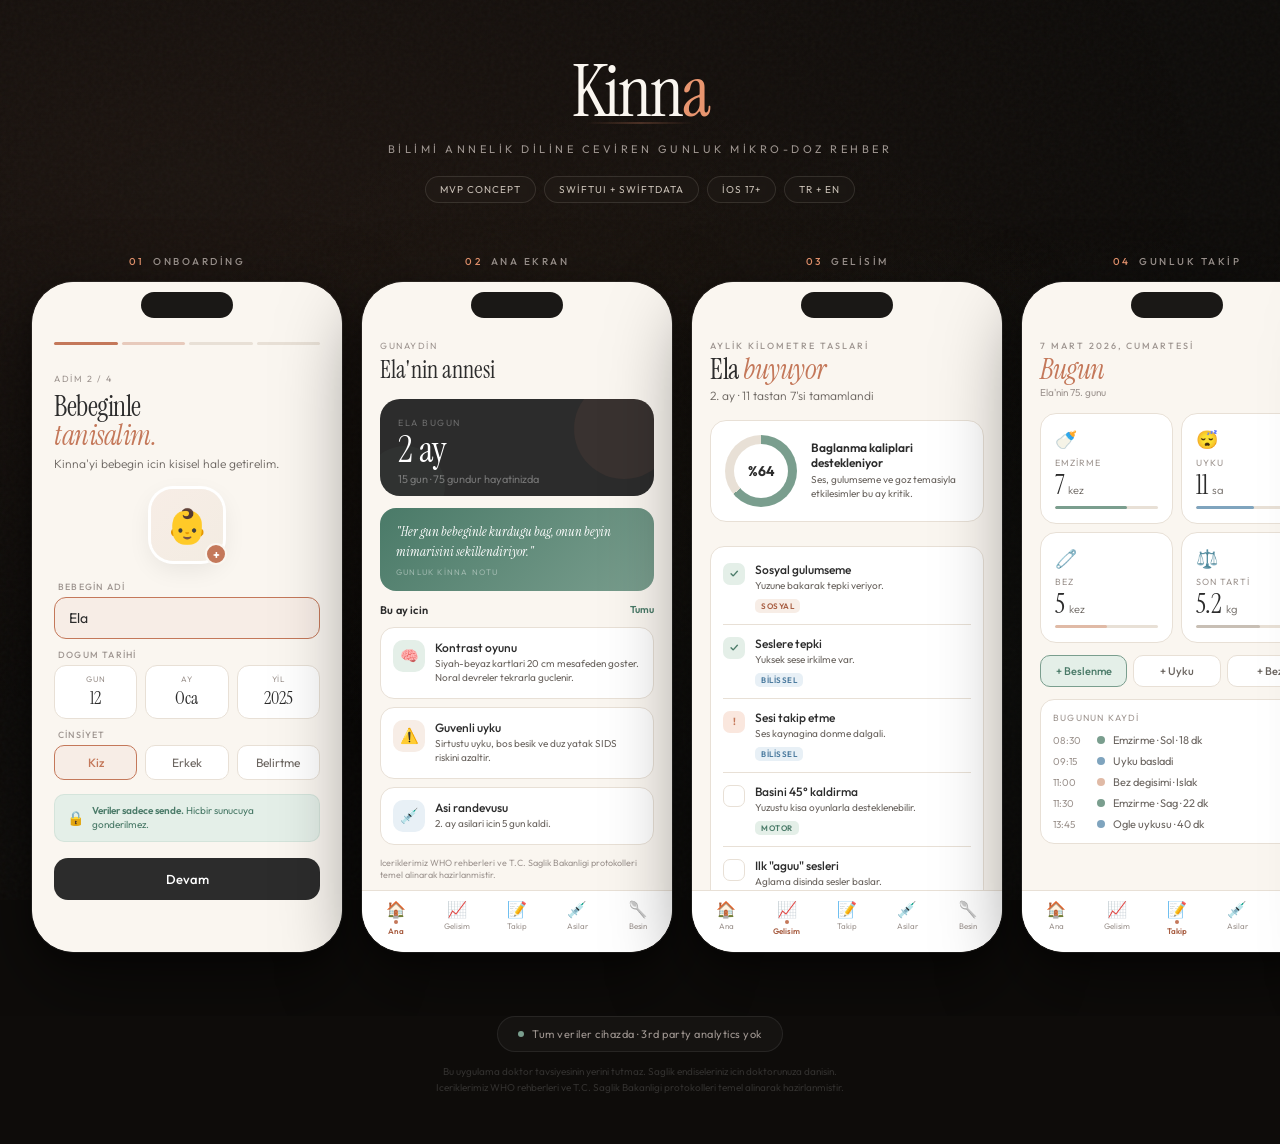
<file: design/kinna-mvp-concept-opus.html>
<!DOCTYPE html>
<html lang="tr">
<head>
<meta charset="UTF-8">
<meta name="viewport" content="width=device-width, initial-scale=1.0">
<title>Kinna — MVP UI Concept</title>
<link href="https://fonts.googleapis.com/css2?family=Instrument+Serif:ital@0;1&family=Outfit:wght@300;400;500;600&display=swap" rel="stylesheet">
<style>
*,*::before,*::after{box-sizing:border-box;margin:0;padding:0}

:root {
  --cream: #FAF6F0;
  --linen: #F3ECE2;
  --parchment: #FFFCF7;
  --terra: #C4785A;
  --terra-deep: #A85E42;
  --terra-glow: #E8956F;
  --terra-whisper: #F7EDE6;
  --sage: #7A9E8E;
  --sage-deep: #4A7A68;
  --sage-whisper: #E4EFE8;
  --char: #2C2C2C;
  --ink: #1A1816;
  --mid: #6B6560;
  --muted: #9E9590;
  --faint: #C8BFB5;
  --line: #E8E0D6;
  --white: #FFFFFF;
  --sky: #7FA4BE;
  --sky-whisper: #E8F0F6;
  --lavender: #8B7FA8;
  --lavender-whisper: #EEEBF4;
  --sun: #D4A643;
  --sun-whisper: #F5EDD4;
}

body {
  font-family: 'Outfit', sans-serif;
  background: #0E0C0A;
  color: var(--cream);
  min-height: 100vh;
  overflow-x: hidden;
}

/* ═══ BACKGROUND ATMOSPHERE ═══ */
body::before {
  content: '';
  position: fixed;
  inset: 0;
  background:
    radial-gradient(ellipse 80% 60% at 15% 20%, rgba(196,120,90,0.08), transparent),
    radial-gradient(ellipse 60% 50% at 85% 75%, rgba(122,158,142,0.06), transparent),
    radial-gradient(ellipse 40% 40% at 50% 50%, rgba(212,166,67,0.03), transparent);
  pointer-events: none;
  z-index: 0;
}

/* grain */
body::after {
  content: '';
  position: fixed;
  inset: 0;
  opacity: 0.035;
  background-image: url("data:image/svg+xml,%3Csvg viewBox='0 0 256 256' xmlns='http://www.w3.org/2000/svg'%3E%3Cfilter id='noise'%3E%3CfeTurbulence type='fractalNoise' baseFrequency='0.9' numOctaves='4' stitchTiles='stitch'/%3E%3C/filter%3E%3Crect width='100%25' height='100%25' filter='url(%23noise)'/%3E%3C/svg%3E");
  pointer-events: none;
  z-index: 1;
}

.page { position: relative; z-index: 2; }

/* ═══ HEADER ═══ */
.header {
  text-align: center;
  padding: 56px 24px 16px;
}

.logo {
  font-family: 'Instrument Serif', serif;
  font-size: 72px;
  font-weight: 400;
  color: var(--cream);
  letter-spacing: -2px;
  line-height: 1;
  position: relative;
  display: inline-block;
}

.logo .a { color: var(--terra-glow); }

.logo::after {
  content: '';
  position: absolute;
  bottom: 4px;
  left: 10%;
  width: 80%;
  height: 2px;
  background: linear-gradient(90deg, transparent, var(--terra), transparent);
  opacity: 0.3;
}

.tagline {
  margin-top: 14px;
  font-size: 11px;
  letter-spacing: 3.5px;
  text-transform: uppercase;
  color: var(--muted);
  font-weight: 400;
}

.header-meta {
  margin-top: 20px;
  display: flex;
  gap: 8px;
  justify-content: center;
  flex-wrap: wrap;
}

.meta-pill {
  padding: 6px 14px;
  border-radius: 100px;
  font-size: 10px;
  letter-spacing: 1px;
  text-transform: uppercase;
  border: 1px solid rgba(200,191,181,0.15);
  color: var(--faint);
  background: rgba(255,255,255,0.02);
  backdrop-filter: blur(4px);
}

/* ═══ SCREEN STRIP ═══ */
.strip {
  display: flex;
  gap: 20px;
  padding: 36px 32px 64px;
  overflow-x: auto;
  scroll-snap-type: x mandatory;
  -webkit-overflow-scrolling: touch;
  scrollbar-width: none;
}
.strip::-webkit-scrollbar { display: none; }

.screen-col {
  flex-shrink: 0;
  display: flex;
  flex-direction: column;
  align-items: center;
  gap: 14px;
  scroll-snap-align: center;
  animation: float-up 0.7s cubic-bezier(0.22, 1, 0.36, 1) both;
}

.screen-col:nth-child(1) { animation-delay: 0.05s; }
.screen-col:nth-child(2) { animation-delay: 0.12s; }
.screen-col:nth-child(3) { animation-delay: 0.19s; }
.screen-col:nth-child(4) { animation-delay: 0.26s; }
.screen-col:nth-child(5) { animation-delay: 0.33s; }
.screen-col:nth-child(6) { animation-delay: 0.40s; }

@keyframes float-up {
  from { opacity: 0; transform: translateY(30px) scale(0.97); }
  to { opacity: 1; transform: translateY(0) scale(1); }
}

.screen-label {
  font-size: 10px;
  letter-spacing: 2.5px;
  text-transform: uppercase;
  color: var(--muted);
  font-weight: 500;
}

.screen-label span {
  color: var(--terra-glow);
  margin-right: 4px;
}

/* ═══ PHONE SHELL ═══ */
.phone {
  width: 310px;
  height: 670px;
  border-radius: 42px;
  background: var(--cream);
  position: relative;
  overflow: hidden;
  box-shadow:
    0 0 0 1px rgba(255,255,255,0.08),
    0 30px 80px rgba(0,0,0,0.5),
    0 8px 20px rgba(0,0,0,0.3),
    inset 0 1px 0 rgba(255,255,255,0.15);
  transition: transform 0.25s cubic-bezier(0.22, 1, 0.36, 1);
}

.phone:hover { transform: translateY(-4px); }

.notch {
  position: absolute;
  top: 10px;
  left: 50%;
  transform: translateX(-50%);
  width: 92px;
  height: 26px;
  background: var(--ink);
  border-radius: 16px;
  z-index: 30;
}

.status-bar {
  position: absolute;
  top: 0;
  left: 0;
  right: 0;
  height: 50px;
  padding: 14px 24px 0;
  display: flex;
  justify-content: space-between;
  align-items: flex-start;
  z-index: 25;
}

.status-time {
  font-size: 11px;
  font-weight: 600;
  color: var(--char);
}

.status-icons {
  display: flex;
  gap: 4px;
  align-items: center;
}

.status-icons i {
  width: 4px;
  height: 4px;
  border-radius: 50%;
  background: var(--char);
}

.screen-content {
  position: absolute;
  inset: 0;
  overflow: hidden;
  border-radius: 42px;
  display: flex;
  flex-direction: column;
}

/* ═══ SHARED UI ATOMS ═══ */
.s-eyebrow {
  font-size: 9px;
  letter-spacing: 2px;
  text-transform: uppercase;
  color: var(--muted);
  font-weight: 500;
}

.s-title {
  font-family: 'Instrument Serif', serif;
  font-size: 28px;
  color: var(--char);
  line-height: 1.05;
  letter-spacing: -0.5px;
}

.s-title em {
  font-style: italic;
  color: var(--terra);
}

.s-body {
  font-size: 12px;
  color: var(--mid);
  line-height: 1.55;
  font-weight: 300;
}

.s-btn {
  border-radius: 14px;
  padding: 13px 20px;
  font-size: 13px;
  font-weight: 500;
  text-align: center;
  border: none;
  font-family: 'Outfit', sans-serif;
}

.s-btn-dark { background: var(--char); color: var(--white); }
.s-btn-terra { background: var(--terra); color: var(--white); box-shadow: 0 8px 24px rgba(196,120,90,0.3); }

/* tab bar */
.tab-bar {
  margin-top: auto;
  height: 62px;
  background: var(--white);
  border-top: 1px solid var(--line);
  display: flex;
  align-items: flex-start;
  padding: 8px 4px 0;
  flex-shrink: 0;
}

.tab {
  flex: 1;
  display: flex;
  flex-direction: column;
  align-items: center;
  gap: 2px;
}

.tab-icon { font-size: 16px; }
.tab-label { font-size: 8px; color: var(--muted); font-weight: 400; }
.tab.active .tab-label { color: var(--terra-deep); font-weight: 600; }

.tab-dot {
  width: 4px;
  height: 4px;
  border-radius: 50%;
  background: var(--terra);
  margin-top: -1px;
}

/* ═══════════════════════════════════
   SCREEN 1 — ONBOARDING
═══════════════════════════════════ */
.s1 .screen-content { background: var(--cream); }

.s1-inner {
  padding: 60px 22px 24px;
  display: flex;
  flex-direction: column;
  height: 100%;
}

.s1-steps {
  display: flex;
  gap: 4px;
  margin-bottom: 28px;
}

.s1-step {
  flex: 1;
  height: 3px;
  border-radius: 2px;
  background: var(--line);
}

.s1-step.done { background: var(--terra); }
.s1-step.current { background: rgba(196,120,90,0.35); }

.s1-avatar-wrap {
  display: flex;
  justify-content: center;
  margin-bottom: 20px;
}

.s1-avatar {
  width: 72px;
  height: 72px;
  border-radius: 22px;
  background: linear-gradient(135deg, var(--terra-whisper), var(--linen));
  display: flex;
  align-items: center;
  justify-content: center;
  font-size: 34px;
  position: relative;
  box-shadow: 0 0 0 3px var(--white), 0 8px 24px rgba(0,0,0,0.08);
}

.s1-avatar-badge {
  position: absolute;
  bottom: -4px;
  right: -4px;
  width: 22px;
  height: 22px;
  background: var(--terra);
  border-radius: 50%;
  border: 2.5px solid var(--cream);
  display: flex;
  align-items: center;
  justify-content: center;
  color: white;
  font-size: 12px;
  font-weight: 700;
}

.s1-field {
  margin-bottom: 10px;
}

.s1-field-label {
  font-size: 9px;
  letter-spacing: 1.2px;
  text-transform: uppercase;
  color: var(--muted);
  font-weight: 500;
  margin-bottom: 5px;
  padding-left: 4px;
}

.s1-field-input {
  background: var(--white);
  border: 1.5px solid var(--line);
  border-radius: 12px;
  padding: 11px 14px;
  font-size: 14px;
  color: var(--char);
  font-weight: 400;
}

.s1-field-input.filled {
  border-color: var(--terra);
  background: var(--terra-whisper);
}

.s1-date-row {
  display: flex;
  gap: 8px;
  margin-bottom: 10px;
}

.s1-date-seg {
  flex: 1;
  background: var(--white);
  border: 1.5px solid var(--line);
  border-radius: 12px;
  padding: 8px;
  text-align: center;
}

.s1-date-seg-label {
  font-size: 8px;
  color: var(--muted);
  text-transform: uppercase;
  letter-spacing: 0.8px;
  margin-bottom: 2px;
}

.s1-date-seg-val {
  font-family: 'Instrument Serif', serif;
  font-size: 18px;
  color: var(--char);
}

.s1-gender-row {
  display: flex;
  gap: 8px;
  margin-bottom: 14px;
}

.s1-gender {
  flex: 1;
  padding: 9px 6px;
  border-radius: 10px;
  text-align: center;
  font-size: 12px;
  color: var(--mid);
  background: var(--white);
  border: 1.5px solid var(--line);
  font-weight: 400;
}

.s1-gender.active {
  background: var(--terra-whisper);
  border-color: var(--terra);
  color: var(--terra);
  font-weight: 500;
}

.s1-privacy {
  display: flex;
  align-items: center;
  gap: 8px;
  background: var(--sage-whisper);
  border-radius: 10px;
  padding: 9px 12px;
  margin-bottom: 16px;
  border: 1px solid rgba(122,158,142,0.15);
}

.s1-privacy-icon { font-size: 14px; flex-shrink: 0; }

.s1-privacy-txt {
  font-size: 10px;
  color: var(--sage-deep);
  line-height: 1.4;
  font-weight: 400;
}

.s1-privacy-txt strong { font-weight: 600; }

/* ═══════════════════════════════════
   SCREEN 2 — HOME DASHBOARD
═══════════════════════════════════ */
.s2 .screen-content { background: var(--cream); }

.s2-inner {
  padding: 58px 18px 0;
  flex: 1;
  display: flex;
  flex-direction: column;
  overflow-y: auto;
}

.s2-greeting {
  font-size: 9px;
  letter-spacing: 1.5px;
  text-transform: uppercase;
  color: var(--muted);
  margin-bottom: 3px;
}

.s2-name {
  font-family: 'Instrument Serif', serif;
  font-size: 24px;
  color: var(--char);
  margin-bottom: 14px;
}

/* age hero */
.s2-age-hero {
  background: var(--char);
  border-radius: 20px;
  padding: 18px;
  margin-bottom: 12px;
  position: relative;
  overflow: hidden;
}

.s2-age-hero::before {
  content: '';
  position: absolute;
  top: -20px;
  right: -20px;
  width: 100px;
  height: 100px;
  border-radius: 50%;
  background: rgba(196,120,90,0.08);
}

.s2-age-hero::after {
  content: '';
  position: absolute;
  bottom: -30px;
  left: -15px;
  width: 80px;
  height: 80px;
  border-radius: 50%;
  background: rgba(122,158,142,0.06);
}

.s2-age-eyebrow {
  font-size: 9px;
  letter-spacing: 1.5px;
  text-transform: uppercase;
  color: rgba(255,255,255,0.3);
  margin-bottom: 4px;
  position: relative;
  z-index: 2;
}

.s2-age-value {
  font-family: 'Instrument Serif', serif;
  font-size: 36px;
  color: var(--white);
  line-height: 1;
  position: relative;
  z-index: 2;
  font-weight: 400;
}

.s2-age-sub {
  font-size: 11px;
  color: rgba(255,255,255,0.35);
  margin-top: 4px;
  position: relative;
  z-index: 2;
}

.s2-age-bar {
  height: 3px;
  background: rgba(255,255,255,0.08);
  border-radius: 2px;
  margin-top: 14px;
  position: relative;
  z-index: 2;
  overflow: hidden;
}

.s2-age-bar-fill {
  width: 42%;
  height: 100%;
  background: var(--terra);
  border-radius: 2px;
}

/* motivation quote */
.s2-motiv {
  background: linear-gradient(135deg, var(--sage-deep), var(--sage));
  border-radius: 16px;
  padding: 14px 16px;
  margin-bottom: 12px;
}

.s2-motiv-q {
  font-family: 'Instrument Serif', serif;
  font-size: 13px;
  font-style: italic;
  color: var(--white);
  line-height: 1.55;
  margin-bottom: 5px;
}

.s2-motiv-s {
  font-size: 8px;
  letter-spacing: 1.2px;
  text-transform: uppercase;
  color: rgba(255,255,255,0.4);
}

/* daily cards */
.s2-section {
  display: flex;
  justify-content: space-between;
  align-items: center;
  margin-bottom: 10px;
}

.s2-section-title {
  font-size: 11px;
  font-weight: 600;
  color: var(--char);
  letter-spacing: 0.2px;
}

.s2-section-link {
  font-size: 10px;
  color: var(--sage-deep);
  font-weight: 600;
}

.s2-card {
  display: flex;
  gap: 10px;
  align-items: flex-start;
  background: var(--white);
  border-radius: 14px;
  padding: 12px;
  margin-bottom: 8px;
  border: 1px solid var(--line);
}

.s2-card-icon {
  width: 32px;
  height: 32px;
  border-radius: 10px;
  display: flex;
  align-items: center;
  justify-content: center;
  font-size: 15px;
  flex-shrink: 0;
}

.s2-card-title {
  font-size: 12px;
  font-weight: 500;
  color: var(--char);
  margin-bottom: 2px;
}

.s2-card-desc {
  font-size: 10px;
  color: var(--mid);
  line-height: 1.45;
}

.s2-ref {
  font-size: 9px;
  color: var(--muted);
  line-height: 1.4;
  margin-top: 4px;
  margin-bottom: 8px;
}

/* ═══════════════════════════════════
   SCREEN 3 — MILESTONES
═══════════════════════════════════ */
.s3 .screen-content { background: var(--cream); }

.s3-inner {
  padding: 58px 18px 0;
  flex: 1;
  display: flex;
  flex-direction: column;
  overflow-y: auto;
}

.s3-ring-row {
  display: flex;
  gap: 14px;
  align-items: center;
  background: var(--white);
  border-radius: 16px;
  padding: 14px;
  border: 1px solid var(--line);
  margin-bottom: 12px;
}

.s3-ring {
  width: 72px;
  height: 72px;
  border-radius: 50%;
  background: conic-gradient(var(--sage) 0deg 230deg, var(--line) 230deg 360deg);
  display: flex;
  align-items: center;
  justify-content: center;
  flex-shrink: 0;
  position: relative;
}

.s3-ring::after {
  content: '';
  width: 54px;
  height: 54px;
  border-radius: 50%;
  background: var(--white);
}

.s3-ring-val {
  position: absolute;
  font-size: 14px;
  font-weight: 700;
  color: var(--char);
}

.s3-ring-text {
  flex: 1;
}

.s3-ring-title {
  font-size: 12px;
  font-weight: 600;
  color: var(--char);
  margin-bottom: 3px;
}

.s3-ring-sub {
  font-size: 10px;
  color: var(--mid);
  line-height: 1.4;
}

.s3-months {
  display: flex;
  gap: 6px;
  margin-bottom: 12px;
  overflow-x: auto;
}

.s3-month {
  padding: 5px 10px;
  border-radius: 100px;
  font-size: 10px;
  color: var(--mid);
  background: var(--white);
  border: 1px solid var(--line);
  white-space: nowrap;
  font-weight: 400;
}

.s3-month.active {
  background: var(--char);
  color: var(--white);
  border-color: var(--char);
  font-weight: 500;
}

.s3-milestone {
  display: flex;
  gap: 10px;
  align-items: flex-start;
  padding: 11px 0;
  border-bottom: 1px solid var(--line);
}

.s3-milestone:last-child { border-bottom: none; }

.s3-chk {
  width: 22px;
  height: 22px;
  border-radius: 7px;
  display: flex;
  align-items: center;
  justify-content: center;
  font-size: 10px;
  font-weight: 700;
  flex-shrink: 0;
  margin-top: 1px;
}

.s3-chk-done { background: var(--sage-whisper); color: var(--sage-deep); }
.s3-chk-warn { background: #FAE7DE; color: var(--terra); }
.s3-chk-wait { background: var(--white); border: 1.5px solid var(--line); }

.s3-m-title {
  font-size: 12px;
  font-weight: 500;
  color: var(--char);
  margin-bottom: 2px;
}

.s3-m-desc {
  font-size: 10px;
  color: var(--mid);
  line-height: 1.4;
}

.s3-tag {
  display: inline-block;
  margin-top: 3px;
  padding: 2px 6px;
  border-radius: 5px;
  font-size: 8px;
  font-weight: 600;
  letter-spacing: 0.5px;
  text-transform: uppercase;
}

.s3-tag-motor { background: var(--sage-whisper); color: var(--sage-deep); }
.s3-tag-cog { background: var(--sky-whisper); color: #4A7A9E; }
.s3-tag-social { background: var(--terra-whisper); color: var(--terra-deep); }
.s3-tag-lang { background: var(--lavender-whisper); color: var(--lavender); }

/* ═══════════════════════════════════
   SCREEN 4 — DAILY TRACKING
═══════════════════════════════════ */
.s4 .screen-content { background: var(--cream); }

.s4-inner {
  padding: 58px 18px 0;
  flex: 1;
  display: flex;
  flex-direction: column;
  overflow-y: auto;
}

.s4-date-sub {
  font-size: 10px;
  color: var(--muted);
  margin-bottom: 14px;
}

.s4-metrics {
  display: grid;
  grid-template-columns: 1fr 1fr;
  gap: 8px;
  margin-bottom: 12px;
}

.s4-metric {
  background: var(--white);
  border-radius: 16px;
  padding: 14px;
  border: 1px solid var(--line);
}

.s4-metric-icon { font-size: 18px; margin-bottom: 6px; }

.s4-metric-label {
  font-size: 9px;
  letter-spacing: 1px;
  text-transform: uppercase;
  color: var(--muted);
  margin-bottom: 4px;
}

.s4-metric-val {
  font-family: 'Instrument Serif', serif;
  font-size: 26px;
  color: var(--char);
  line-height: 1;
}

.s4-metric-val span {
  font-family: 'Outfit', sans-serif;
  font-size: 11px;
  color: var(--mid);
  font-weight: 300;
}

.s4-metric-bar {
  height: 3px;
  border-radius: 2px;
  background: var(--line);
  margin-top: 8px;
  overflow: hidden;
}

.s4-metric-bar-fill {
  height: 100%;
  border-radius: 2px;
}

/* quick add */
.s4-quick {
  display: flex;
  gap: 6px;
  margin-bottom: 12px;
}

.s4-quick-btn {
  flex: 1;
  padding: 8px 6px;
  border-radius: 10px;
  text-align: center;
  font-size: 11px;
  color: var(--mid);
  background: var(--white);
  border: 1px solid var(--line);
  font-weight: 500;
}

.s4-quick-btn.active {
  background: var(--sage-whisper);
  border-color: var(--sage);
  color: var(--sage-deep);
}

/* timeline */
.s4-timeline {
  background: var(--white);
  border-radius: 14px;
  padding: 12px;
  border: 1px solid var(--line);
  margin-bottom: 10px;
}

.s4-tl-head {
  font-size: 9px;
  letter-spacing: 1.2px;
  text-transform: uppercase;
  color: var(--muted);
  margin-bottom: 10px;
}

.s4-event {
  display: grid;
  grid-template-columns: 36px 8px 1fr;
  gap: 8px;
  align-items: center;
  margin-bottom: 7px;
}

.s4-event:last-child { margin-bottom: 0; }

.s4-event-time {
  font-size: 10px;
  color: var(--muted);
}

.s4-event-dot {
  width: 8px;
  height: 8px;
  border-radius: 50%;
}

.dot-feed { background: var(--sage); }
.dot-sleep { background: var(--sky); }
.dot-diaper { background: #E0BAA6; }

.s4-event-text {
  font-size: 11px;
  color: var(--mid);
}

/* ═══════════════════════════════════
   SCREEN 5 — VACCINATION
═══════════════════════════════════ */
.s5 .screen-content { background: var(--cream); }

.s5-inner {
  padding: 58px 18px 0;
  flex: 1;
  display: flex;
  flex-direction: column;
  overflow-y: auto;
}

.s5-next {
  background: linear-gradient(140deg, var(--sage-deep), #5B8B79);
  border-radius: 18px;
  padding: 16px;
  margin-bottom: 12px;
  color: var(--white);
  position: relative;
  overflow: hidden;
}

.s5-next::before {
  content: '';
  position: absolute;
  top: -15px;
  right: -15px;
  width: 70px;
  height: 70px;
  border-radius: 50%;
  background: rgba(255,255,255,0.08);
}

.s5-next-label {
  font-size: 9px;
  letter-spacing: 1.5px;
  text-transform: uppercase;
  opacity: 0.5;
  margin-bottom: 4px;
  position: relative;
  z-index: 2;
}

.s5-next-name {
  font-family: 'Instrument Serif', serif;
  font-size: 20px;
  position: relative;
  z-index: 2;
  margin-bottom: 3px;
}

.s5-next-date {
  font-size: 11px;
  opacity: 0.65;
  position: relative;
  z-index: 2;
}

.s5-next-pill {
  display: inline-block;
  margin-top: 8px;
  background: rgba(255,255,255,0.12);
  border-radius: 8px;
  padding: 4px 10px;
  font-size: 10px;
  opacity: 0.8;
  position: relative;
  z-index: 2;
}

.s5-list {
  background: var(--white);
  border-radius: 14px;
  padding: 10px 12px;
  border: 1px solid var(--line);
  margin-bottom: 10px;
}

.s5-group {
  font-size: 8px;
  letter-spacing: 1.2px;
  text-transform: uppercase;
  color: var(--muted);
  margin: 6px 0;
  font-weight: 500;
}

.s5-vax {
  display: flex;
  align-items: center;
  gap: 10px;
  padding: 8px 0;
  border-bottom: 1px solid var(--line);
}

.s5-vax:last-child { border-bottom: none; }

.s5-vax-state {
  width: 22px;
  height: 22px;
  border-radius: 7px;
  display: flex;
  align-items: center;
  justify-content: center;
  font-size: 10px;
  flex-shrink: 0;
}

.s5-vax-done { background: var(--sage-whisper); color: var(--sage-deep); font-weight: 700; }
.s5-vax-next { background: var(--terra-whisper); color: var(--terra); font-weight: 700; }
.s5-vax-future { background: var(--linen); color: var(--muted); }

.s5-vax-name {
  flex: 1;
  font-size: 11px;
  font-weight: 500;
  color: var(--char);
}

.s5-vax-age {
  font-size: 10px;
  color: var(--muted);
}

/* ═══════════════════════════════════
   SCREEN 6 — FOOD / ALLERGY
═══════════════════════════════════ */
.s6 .screen-content { background: var(--cream); }

.s6-inner {
  padding: 58px 18px 0;
  flex: 1;
  display: flex;
  flex-direction: column;
  overflow-y: auto;
}

.s6-stats {
  display: grid;
  grid-template-columns: repeat(3, 1fr);
  gap: 8px;
  margin-bottom: 12px;
}

.s6-stat {
  background: var(--white);
  border-radius: 14px;
  padding: 10px 8px;
  text-align: center;
  border: 1px solid var(--line);
}

.s6-stat-val {
  font-family: 'Instrument Serif', serif;
  font-size: 24px;
  color: var(--char);
  line-height: 1;
}

.s6-stat-label {
  font-size: 8px;
  color: var(--muted);
  text-transform: uppercase;
  letter-spacing: 0.8px;
  margin-top: 3px;
}

.s6-food-list {
  background: var(--white);
  border-radius: 14px;
  padding: 10px 12px;
  border: 1px solid var(--line);
  margin-bottom: 10px;
}

.s6-food {
  display: flex;
  align-items: center;
  gap: 10px;
  padding: 8px 0;
  border-bottom: 1px solid var(--line);
}

.s6-food:last-child { border-bottom: none; }

.s6-food-emoji {
  width: 32px;
  height: 32px;
  border-radius: 9px;
  background: var(--parchment);
  border: 1px solid var(--line);
  display: flex;
  align-items: center;
  justify-content: center;
  font-size: 16px;
  flex-shrink: 0;
}

.s6-food-body { flex: 1; }

.s6-food-name {
  font-size: 12px;
  font-weight: 500;
  color: var(--char);
}

.s6-food-date {
  font-size: 9px;
  color: var(--muted);
}

.s6-reaction {
  padding: 3px 8px;
  border-radius: 100px;
  font-size: 9px;
  font-weight: 600;
  white-space: nowrap;
}

.s6-rx-ok { background: var(--sage-whisper); color: var(--sage-deep); }
.s6-rx-warn { background: #FAE7DE; color: var(--terra-deep); }
.s6-rx-mild { background: var(--sun-whisper); color: #8B7030; }

.s6-tip {
  border: 1px dashed var(--faint);
  border-radius: 12px;
  background: var(--parchment);
  padding: 10px 12px;
  font-size: 10px;
  color: var(--mid);
  line-height: 1.5;
  margin-bottom: 10px;
}

/* ═══ FOOTER ═══ */
.footer {
  text-align: center;
  padding: 0 24px 48px;
}

.footer-badge {
  display: inline-flex;
  align-items: center;
  gap: 8px;
  background: rgba(255,255,255,0.03);
  border: 1px solid rgba(255,255,255,0.08);
  border-radius: 100px;
  padding: 10px 20px;
  margin-bottom: 12px;
}

.footer-badge-dot {
  width: 6px;
  height: 6px;
  border-radius: 50%;
  background: var(--sage);
}

.footer-badge-txt {
  font-size: 11px;
  color: var(--muted);
  letter-spacing: 0.5px;
}

.footer-legal {
  font-size: 10px;
  color: rgba(255,255,255,0.15);
  line-height: 1.6;
  max-width: 480px;
  margin: 0 auto;
}

/* ═══ RESPONSIVE ═══ */
@media (max-width: 768px) {
  .strip { padding: 24px 16px 48px; gap: 16px; }
  .phone { width: 280px; height: 605px; border-radius: 38px; }
  .screen-content { border-radius: 38px; }
  .logo { font-size: 56px; }
}
</style>
</head>
<body>
<div class="page">

  <!-- ═══ HEADER ═══ -->
  <header class="header">
    <div class="logo">Kinn<span class="a">a</span></div>
    <div class="tagline">Bilimi annelik diline ceviren gunluk mikro-doz rehber</div>
    <div class="header-meta">
      <div class="meta-pill">MVP Concept</div>
      <div class="meta-pill">SwiftUI + SwiftData</div>
      <div class="meta-pill">iOS 17+</div>
      <div class="meta-pill">TR + EN</div>
    </div>
  </header>

  <!-- ═══ 6 SCREENS ═══ -->
  <div class="strip">

    <!-- ── 1. ONBOARDING ── -->
    <div class="screen-col">
      <div class="screen-label"><span>01</span> Onboarding</div>
      <div class="phone s1">
        <div class="notch"></div>
        <div class="screen-content">
          <div class="s1-inner">
            <div class="s1-steps">
              <div class="s1-step done"></div>
              <div class="s1-step current"></div>
              <div class="s1-step"></div>
              <div class="s1-step"></div>
            </div>

            <div style="font-size:9px;color:var(--muted);letter-spacing:1.5px;text-transform:uppercase;margin-bottom:8px">Adim 2 / 4</div>
            <div class="s-title" style="margin-bottom:4px">Bebeginle<br><em>tanisalim.</em></div>
            <div class="s-body" style="margin-bottom:16px">Kinna'yi bebegin icin kisisel hale getirelim.</div>

            <div class="s1-avatar-wrap">
              <div class="s1-avatar">
                <span>&#x1F476;</span>
                <div class="s1-avatar-badge">+</div>
              </div>
            </div>

            <div class="s1-field">
              <div class="s1-field-label">Bebegin adi</div>
              <div class="s1-field-input filled">Ela</div>
            </div>

            <div class="s1-field-label">Dogum tarihi</div>
            <div class="s1-date-row">
              <div class="s1-date-seg"><div class="s1-date-seg-label">Gun</div><div class="s1-date-seg-val">12</div></div>
              <div class="s1-date-seg"><div class="s1-date-seg-label">Ay</div><div class="s1-date-seg-val">Oca</div></div>
              <div class="s1-date-seg"><div class="s1-date-seg-label">Yil</div><div class="s1-date-seg-val">2025</div></div>
            </div>

            <div class="s1-field-label">Cinsiyet</div>
            <div class="s1-gender-row">
              <div class="s1-gender active">Kiz</div>
              <div class="s1-gender">Erkek</div>
              <div class="s1-gender">Belirtme</div>
            </div>

            <div class="s1-privacy">
              <div class="s1-privacy-icon">&#x1F512;</div>
              <div class="s1-privacy-txt"><strong>Veriler sadece sende.</strong> Hicbir sunucuya gonderilmez.</div>
            </div>

            <div class="s-btn s-btn-dark" style="text-align:center">Devam</div>
          </div>
        </div>
      </div>
    </div>

    <!-- ── 2. HOME DASHBOARD ── -->
    <div class="screen-col">
      <div class="screen-label"><span>02</span> Ana Ekran</div>
      <div class="phone s2">
        <div class="notch"></div>
        <div class="screen-content">
          <div class="s2-inner">
            <div class="s2-greeting">Gunaydin</div>
            <div class="s2-name">Ela'nin annesi</div>

            <div class="s2-age-hero">
              <div class="s2-age-eyebrow">Ela bugun</div>
              <div class="s2-age-value">2 ay</div>
              <div class="s2-age-sub">15 gun &middot; 75 gundur hayatinizda</div>
              <div class="s2-age-bar"><div class="s2-age-bar-fill"></div></div>
            </div>

            <div class="s2-motiv">
              <div class="s2-motiv-q">"Her gun bebeginle kurdugu bag, onun beyin mimarisini sekillendiriyor."</div>
              <div class="s2-motiv-s">Gunluk Kinna notu</div>
            </div>

            <div class="s2-section">
              <div class="s2-section-title">Bu ay icin</div>
              <div class="s2-section-link">Tumu</div>
            </div>

            <div class="s2-card">
              <div class="s2-card-icon" style="background:var(--sage-whisper)">&#x1F9E0;</div>
              <div>
                <div class="s2-card-title">Kontrast oyunu</div>
                <div class="s2-card-desc">Siyah-beyaz kartlari 20 cm mesafeden goster. Noral devreler tekrarla guclenir.</div>
              </div>
            </div>

            <div class="s2-card">
              <div class="s2-card-icon" style="background:var(--terra-whisper)">&#x26A0;&#xFE0F;</div>
              <div>
                <div class="s2-card-title">Guvenli uyku</div>
                <div class="s2-card-desc">Sirtustu uyku, bos besik ve duz yatak SIDS riskini azaltir.</div>
              </div>
            </div>

            <div class="s2-card">
              <div class="s2-card-icon" style="background:var(--sky-whisper)">&#x1F489;</div>
              <div>
                <div class="s2-card-title">Asi randevusu</div>
                <div class="s2-card-desc">2. ay asilari icin 5 gun kaldi.</div>
              </div>
            </div>

            <div class="s2-ref">Iceriklerimiz WHO rehberleri ve T.C. Saglik Bakanligi protokolleri temel alinarak hazirlanmistir.</div>
          </div>

          <div class="tab-bar">
            <div class="tab active"><div class="tab-icon">&#x1F3E0;</div><div class="tab-dot"></div><div class="tab-label">Ana</div></div>
            <div class="tab"><div class="tab-icon">&#x1F4C8;</div><div class="tab-label">Gelisim</div></div>
            <div class="tab"><div class="tab-icon">&#x1F4DD;</div><div class="tab-label">Takip</div></div>
            <div class="tab"><div class="tab-icon">&#x1F489;</div><div class="tab-label">Asilar</div></div>
            <div class="tab"><div class="tab-icon">&#x1F944;</div><div class="tab-label">Besin</div></div>
          </div>
        </div>
      </div>
    </div>

    <!-- ── 3. MILESTONES ── -->
    <div class="screen-col">
      <div class="screen-label"><span>03</span> Gelisim</div>
      <div class="phone s3">
        <div class="notch"></div>
        <div class="screen-content">
          <div class="s3-inner">
            <div class="s-eyebrow" style="margin-bottom:4px">Aylik kilometre taslari</div>
            <div class="s-title" style="margin-bottom:3px">Ela <em>buyuyor</em></div>
            <div class="s-body" style="margin-bottom:14px">2. ay &middot; 11 tastan 7'si tamamlandi</div>

            <div class="s3-ring-row">
              <div class="s3-ring"><div class="s3-ring-val">%64</div></div>
              <div class="s3-ring-text">
                <div class="s3-ring-title">Baglanma kaliplari destekleniyor</div>
                <div class="s3-ring-sub">Ses, gulumseme ve goz temasiyla etkilesimler bu ay kritik.</div>
              </div>
            </div>

            <div class="s3-months">
              <div class="s3-month">1. ay</div>
              <div class="s3-month active">2. ay</div>
              <div class="s3-month">3. ay</div>
              <div class="s3-month">4. ay</div>
              <div class="s3-month">5. ay</div>
            </div>

            <div style="background:var(--white);border-radius:14px;padding:4px 12px;border:1px solid var(--line)">
              <div class="s3-milestone">
                <div class="s3-chk s3-chk-done">&#x2713;</div>
                <div>
                  <div class="s3-m-title">Sosyal gulumseme</div>
                  <div class="s3-m-desc">Yuzune bakarak tepki veriyor.</div>
                  <div class="s3-tag s3-tag-social">Sosyal</div>
                </div>
              </div>
              <div class="s3-milestone">
                <div class="s3-chk s3-chk-done">&#x2713;</div>
                <div>
                  <div class="s3-m-title">Seslere tepki</div>
                  <div class="s3-m-desc">Yuksek sese irkilme var.</div>
                  <div class="s3-tag s3-tag-cog">Bilissel</div>
                </div>
              </div>
              <div class="s3-milestone">
                <div class="s3-chk s3-chk-warn">!</div>
                <div>
                  <div class="s3-m-title">Sesi takip etme</div>
                  <div class="s3-m-desc">Ses kaynagina donme dalgali.</div>
                  <div class="s3-tag s3-tag-cog">Bilissel</div>
                </div>
              </div>
              <div class="s3-milestone">
                <div class="s3-chk s3-chk-wait"></div>
                <div>
                  <div class="s3-m-title">Basini 45&deg; kaldirma</div>
                  <div class="s3-m-desc">Yuzustu kisa oyunlarla desteklenebilir.</div>
                  <div class="s3-tag s3-tag-motor">Motor</div>
                </div>
              </div>
              <div class="s3-milestone">
                <div class="s3-chk s3-chk-wait"></div>
                <div>
                  <div class="s3-m-title">Ilk "aguu" sesleri</div>
                  <div class="s3-m-desc">Aglama disinda sesler baslar.</div>
                  <div class="s3-tag s3-tag-lang">Dil</div>
                </div>
              </div>
            </div>
          </div>

          <div class="tab-bar">
            <div class="tab"><div class="tab-icon">&#x1F3E0;</div><div class="tab-label">Ana</div></div>
            <div class="tab active"><div class="tab-icon">&#x1F4C8;</div><div class="tab-dot"></div><div class="tab-label">Gelisim</div></div>
            <div class="tab"><div class="tab-icon">&#x1F4DD;</div><div class="tab-label">Takip</div></div>
            <div class="tab"><div class="tab-icon">&#x1F489;</div><div class="tab-label">Asilar</div></div>
            <div class="tab"><div class="tab-icon">&#x1F944;</div><div class="tab-label">Besin</div></div>
          </div>
        </div>
      </div>
    </div>

    <!-- ── 4. DAILY TRACKING ── -->
    <div class="screen-col">
      <div class="screen-label"><span>04</span> Gunluk Takip</div>
      <div class="phone s4">
        <div class="notch"></div>
        <div class="screen-content">
          <div class="s4-inner">
            <div class="s-eyebrow" style="margin-bottom:4px">7 Mart 2026, Cumartesi</div>
            <div class="s-title" style="margin-bottom:2px"><em>Bugun</em></div>
            <div class="s4-date-sub">Ela'nin 75. gunu</div>

            <div class="s4-metrics">
              <div class="s4-metric">
                <div class="s4-metric-icon">&#x1F37C;</div>
                <div class="s4-metric-label">Emzirme</div>
                <div class="s4-metric-val">7 <span>kez</span></div>
                <div class="s4-metric-bar"><div class="s4-metric-bar-fill" style="width:70%;background:var(--sage)"></div></div>
              </div>
              <div class="s4-metric">
                <div class="s4-metric-icon">&#x1F634;</div>
                <div class="s4-metric-label">Uyku</div>
                <div class="s4-metric-val">11 <span>sa</span></div>
                <div class="s4-metric-bar"><div class="s4-metric-bar-fill" style="width:56%;background:var(--sky)"></div></div>
              </div>
              <div class="s4-metric">
                <div class="s4-metric-icon">&#x1F9F7;</div>
                <div class="s4-metric-label">Bez</div>
                <div class="s4-metric-val">5 <span>kez</span></div>
                <div class="s4-metric-bar"><div class="s4-metric-bar-fill" style="width:50%;background:#E0BAA6"></div></div>
              </div>
              <div class="s4-metric">
                <div class="s4-metric-icon">&#x2696;&#xFE0F;</div>
                <div class="s4-metric-label">Son tarti</div>
                <div class="s4-metric-val">5.2 <span>kg</span></div>
                <div class="s4-metric-bar"><div class="s4-metric-bar-fill" style="width:62%;background:var(--faint)"></div></div>
              </div>
            </div>

            <div class="s4-quick">
              <div class="s4-quick-btn active">+ Beslenme</div>
              <div class="s4-quick-btn">+ Uyku</div>
              <div class="s4-quick-btn">+ Bez</div>
            </div>

            <div class="s4-timeline">
              <div class="s4-tl-head">Bugunun kaydi</div>
              <div class="s4-event">
                <div class="s4-event-time">08:30</div>
                <div class="s4-event-dot dot-feed"></div>
                <div class="s4-event-text">Emzirme &middot; Sol &middot; 18 dk</div>
              </div>
              <div class="s4-event">
                <div class="s4-event-time">09:15</div>
                <div class="s4-event-dot dot-sleep"></div>
                <div class="s4-event-text">Uyku basladi</div>
              </div>
              <div class="s4-event">
                <div class="s4-event-time">11:00</div>
                <div class="s4-event-dot dot-diaper"></div>
                <div class="s4-event-text">Bez degisimi &middot; Islak</div>
              </div>
              <div class="s4-event">
                <div class="s4-event-time">11:30</div>
                <div class="s4-event-dot dot-feed"></div>
                <div class="s4-event-text">Emzirme &middot; Sag &middot; 22 dk</div>
              </div>
              <div class="s4-event">
                <div class="s4-event-time">13:45</div>
                <div class="s4-event-dot dot-sleep"></div>
                <div class="s4-event-text">Ogle uykusu &middot; 40 dk</div>
              </div>
            </div>
          </div>

          <div class="tab-bar">
            <div class="tab"><div class="tab-icon">&#x1F3E0;</div><div class="tab-label">Ana</div></div>
            <div class="tab"><div class="tab-icon">&#x1F4C8;</div><div class="tab-label">Gelisim</div></div>
            <div class="tab active"><div class="tab-icon">&#x1F4DD;</div><div class="tab-dot"></div><div class="tab-label">Takip</div></div>
            <div class="tab"><div class="tab-icon">&#x1F489;</div><div class="tab-label">Asilar</div></div>
            <div class="tab"><div class="tab-icon">&#x1F944;</div><div class="tab-label">Besin</div></div>
          </div>
        </div>
      </div>
    </div>

    <!-- ── 5. VACCINATION ── -->
    <div class="screen-col">
      <div class="screen-label"><span>05</span> Asi Takvimi</div>
      <div class="phone s5">
        <div class="notch"></div>
        <div class="screen-content">
          <div class="s5-inner">
            <div class="s-eyebrow" style="margin-bottom:4px">T.C. Saglik Bakanligi protokolu</div>
            <div class="s-title" style="margin-bottom:14px">Asi <em>plani</em></div>

            <div class="s5-next">
              <div class="s5-next-label">Siradaki asi</div>
              <div class="s5-next-name">Besli Asi (DTaP)</div>
              <div class="s5-next-date">12 Mart 2026 &middot; 5 gun sonra</div>
              <div class="s5-next-pill">&#x1F4CD; Randevu hatirlatici</div>
            </div>

            <div class="s5-list">
              <div class="s5-group">Tamamlananlar</div>
              <div class="s5-vax">
                <div class="s5-vax-state s5-vax-done">&#x2713;</div>
                <div class="s5-vax-name">Hepatit B (1. doz)</div>
                <div class="s5-vax-age">Dogum</div>
              </div>
              <div class="s5-vax">
                <div class="s5-vax-state s5-vax-done">&#x2713;</div>
                <div class="s5-vax-name">BCG (Verem)</div>
                <div class="s5-vax-age">1. ay</div>
              </div>
              <div class="s5-vax">
                <div class="s5-vax-state s5-vax-done">&#x2713;</div>
                <div class="s5-vax-name">Hepatit B (2. doz)</div>
                <div class="s5-vax-age">1. ay</div>
              </div>

              <div class="s5-group" style="margin-top:4px">Yaklasan</div>
              <div class="s5-vax">
                <div class="s5-vax-state s5-vax-next">&#x2192;</div>
                <div class="s5-vax-name">Besli Asi (DTaP)</div>
                <div class="s5-vax-age">2. ay</div>
              </div>
              <div class="s5-vax">
                <div class="s5-vax-state s5-vax-next">&#x2192;</div>
                <div class="s5-vax-name">Pnomokok (KPA)</div>
                <div class="s5-vax-age">2. ay</div>
              </div>

              <div class="s5-group" style="margin-top:4px">Gelecek</div>
              <div class="s5-vax">
                <div class="s5-vax-state s5-vax-future"></div>
                <div class="s5-vax-name">Rotavirus</div>
                <div class="s5-vax-age">2. ay</div>
              </div>
              <div class="s5-vax">
                <div class="s5-vax-state s5-vax-future"></div>
                <div class="s5-vax-name">IPV (Cocuk felci)</div>
                <div class="s5-vax-age">4. ay</div>
              </div>
            </div>
          </div>

          <div class="tab-bar">
            <div class="tab"><div class="tab-icon">&#x1F3E0;</div><div class="tab-label">Ana</div></div>
            <div class="tab"><div class="tab-icon">&#x1F4C8;</div><div class="tab-label">Gelisim</div></div>
            <div class="tab"><div class="tab-icon">&#x1F4DD;</div><div class="tab-label">Takip</div></div>
            <div class="tab active"><div class="tab-icon">&#x1F489;</div><div class="tab-dot"></div><div class="tab-label">Asilar</div></div>
            <div class="tab"><div class="tab-icon">&#x1F944;</div><div class="tab-label">Besin</div></div>
          </div>
        </div>
      </div>
    </div>

    <!-- ── 6. FOOD / ALLERGY ── -->
    <div class="screen-col">
      <div class="screen-label"><span>06</span> Besin Takibi</div>
      <div class="phone s6">
        <div class="notch"></div>
        <div class="screen-content">
          <div class="s6-inner">
            <div class="s-eyebrow" style="margin-bottom:4px">Ek gida gunlugu</div>
            <div class="s-title" style="margin-bottom:3px">Besin <em>takibi</em></div>
            <div class="s-body" style="margin-bottom:12px">Reaksiyonlari ilk 24 saatte not al.</div>

            <div class="s6-stats">
              <div class="s6-stat">
                <div class="s6-stat-val">14</div>
                <div class="s6-stat-label">Denenen</div>
              </div>
              <div class="s6-stat">
                <div class="s6-stat-val" style="color:var(--sage-deep)">12</div>
                <div class="s6-stat-label">Sorunsuz</div>
              </div>
              <div class="s6-stat">
                <div class="s6-stat-val" style="color:var(--terra)">2</div>
                <div class="s6-stat-label">Dikkat</div>
              </div>
            </div>

            <div class="s6-food-list">
              <div class="s6-food">
                <div class="s6-food-emoji">&#x1F95A;</div>
                <div class="s6-food-body">
                  <div class="s6-food-name">Yumurta sarisi</div>
                  <div class="s6-food-date">28 Subat &middot; ilk kez</div>
                </div>
                <div class="s6-reaction s6-rx-warn">Kizariklik</div>
              </div>
              <div class="s6-food">
                <div class="s6-food-emoji">&#x1F955;</div>
                <div class="s6-food-body">
                  <div class="s6-food-name">Havuc puresi</div>
                  <div class="s6-food-date">25 Subat</div>
                </div>
                <div class="s6-reaction s6-rx-ok">Iyi</div>
              </div>
              <div class="s6-food">
                <div class="s6-food-emoji">&#x1F34C;</div>
                <div class="s6-food-body">
                  <div class="s6-food-name">Muz</div>
                  <div class="s6-food-date">22 Subat</div>
                </div>
                <div class="s6-reaction s6-rx-ok">Iyi</div>
              </div>
              <div class="s6-food">
                <div class="s6-food-emoji">&#x1F34E;</div>
                <div class="s6-food-body">
                  <div class="s6-food-name">Elma puresi</div>
                  <div class="s6-food-date">18 Subat</div>
                </div>
                <div class="s6-reaction s6-rx-mild">Hafif gaz</div>
              </div>
              <div class="s6-food">
                <div class="s6-food-emoji">&#x1F966;</div>
                <div class="s6-food-body">
                  <div class="s6-food-name">Brokoli</div>
                  <div class="s6-food-date">15 Subat</div>
                </div>
                <div class="s6-reaction s6-rx-ok">Iyi</div>
              </div>
            </div>

            <div class="s6-tip">&#x1F4CC; Yeni besinleri tek tek ve 3 gun arayla dene. Belirgin reaksiyon durumunda doktoruna danis.</div>
          </div>

          <div class="tab-bar">
            <div class="tab"><div class="tab-icon">&#x1F3E0;</div><div class="tab-label">Ana</div></div>
            <div class="tab"><div class="tab-icon">&#x1F4C8;</div><div class="tab-label">Gelisim</div></div>
            <div class="tab"><div class="tab-icon">&#x1F4DD;</div><div class="tab-label">Takip</div></div>
            <div class="tab"><div class="tab-icon">&#x1F489;</div><div class="tab-label">Asilar</div></div>
            <div class="tab active"><div class="tab-icon">&#x1F944;</div><div class="tab-dot"></div><div class="tab-label">Besin</div></div>
          </div>
        </div>
      </div>
    </div>

  </div>

  <!-- ═══ FOOTER ═══ -->
  <footer class="footer">
    <div class="footer-badge">
      <div class="footer-badge-dot"></div>
      <div class="footer-badge-txt">Tum veriler cihazda &middot; 3rd party analytics yok</div>
    </div>
    <div class="footer-legal">
      Bu uygulama doktor tavsiyesinin yerini tutmaz. Saglik endiseleriniz icin doktorunuza danisin.<br>
      Iceriklerimiz WHO rehberleri ve T.C. Saglik Bakanligi protokolleri temel alinarak hazirlanmistir.
    </div>
  </footer>

</div>
</body>
</html>
</file>
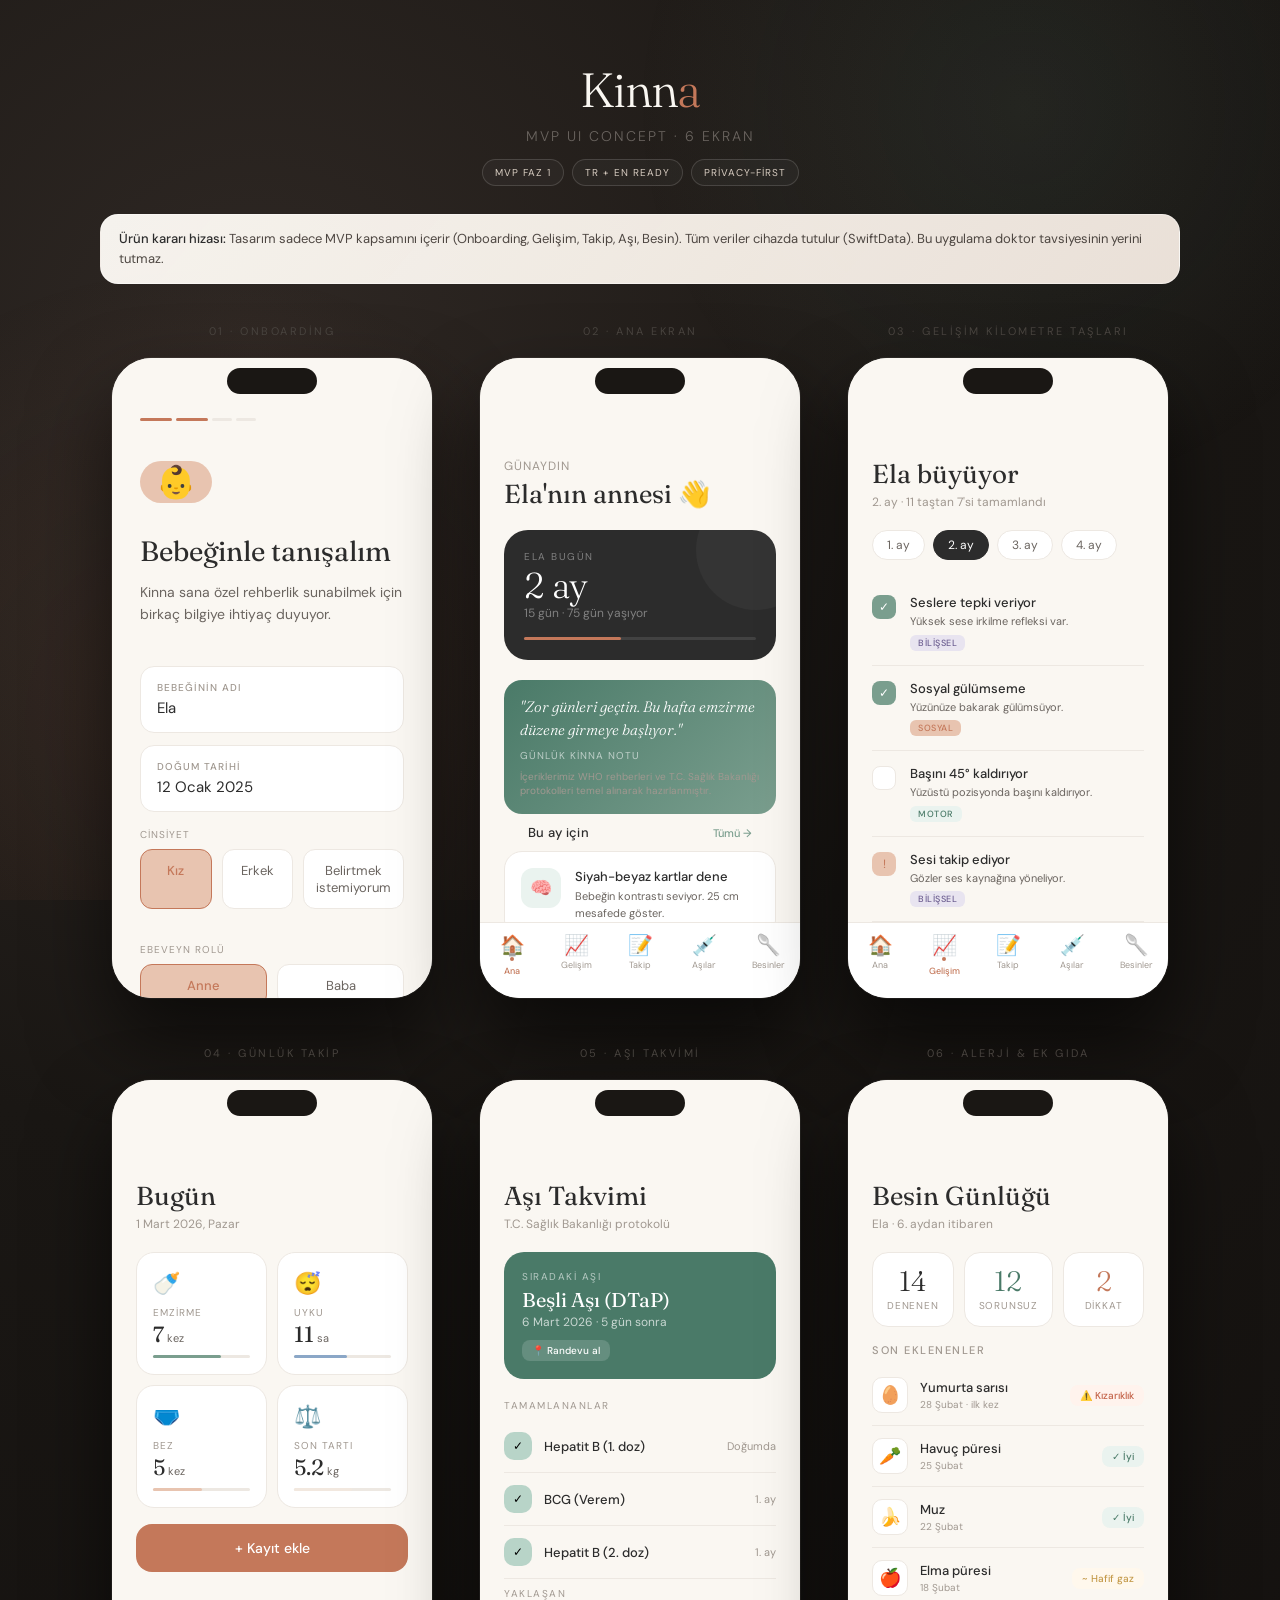
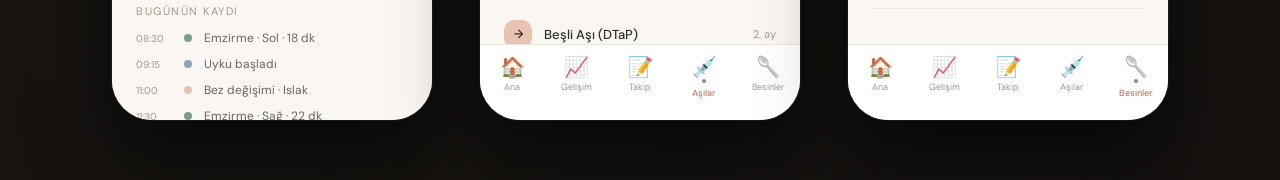
<file: design/kinna-mvp-ui-concept.html>
<!DOCTYPE html>
<html lang="tr">
<head>
<meta charset="UTF-8">
<meta name="viewport" content="width=device-width, initial-scale=1.0">
<title>Kinna — MVP UI Concept</title>
<link href="https://fonts.googleapis.com/css2?family=Fraunces:ital,opsz,wght@0,9..144,300;0,9..144,400;0,9..144,500;1,9..144,300&amp;family=DM+Sans:wght@300;400;500&amp;display=swap" rel="stylesheet">
<style>
  :root {
    --cream: #FAF7F2;
    --warm-white: #FFFDF9;
    --blush: #F2E8DF;
    --sage: #7A9E8E;
    --sage-light: #B8D4C8;
    --sage-dark: #4A7A68;
    --terracotta: #C4785A;
    --terracotta-light: #E8C4B0;
    --charcoal: #2C2C2C;
    --mid: #6B6560;
    --light: #A09890;
    --pale: #EDE8E2;
    --phone-w: 320px;
    --phone-h: 640px;
    --radius: 40px;
    --notch: 120px;
  }

  * { box-sizing: border-box; margin: 0; padding: 0; }

  body {
    background: radial-gradient(circle at 20% 20%, #2F2824 0%, #1A1714 45%, #14110F 100%);
    font-family: 'DM Sans', sans-serif;
    min-height: 100vh;
    padding: 60px 40px;
    overflow-x: hidden;
    position: relative;
  }

  body::before {
    content: '';
    position: fixed;
    inset: 0;
    pointer-events: none;
    background-image:
      radial-gradient(circle at 15% 80%, rgba(196, 120, 90, 0.10), transparent 35%),
      radial-gradient(circle at 80% 12%, rgba(122, 158, 142, 0.11), transparent 30%);
    z-index: -1;
  }

  /* Header */
  .header {
    text-align: center;
    margin-bottom: 28px;
  }
  .header-logo {
    font-family: 'Fraunces', serif;
    font-size: 48px;
    font-weight: 300;
    color: var(--cream);
    letter-spacing: -1px;
    margin-bottom: 8px;
  }
  .header-logo span {
    color: var(--terracotta);
  }
  .header-sub {
    color: #6B6560;
    font-size: 14px;
    letter-spacing: 2px;
    text-transform: uppercase;
    font-weight: 300;
  }

  .header-meta {
    display: flex;
    justify-content: center;
    gap: 8px;
    margin-top: 14px;
    flex-wrap: wrap;
  }

  .meta-chip {
    border: 1px solid rgba(255, 255, 255, 0.14);
    color: #D7CCC1;
    background: rgba(255, 255, 255, 0.03);
    border-radius: 999px;
    padding: 6px 12px;
    font-size: 10px;
    letter-spacing: 1px;
    text-transform: uppercase;
  }

  .global-note {
    max-width: 1080px;
    margin: 0 auto 40px;
    background: linear-gradient(130deg, rgba(250, 247, 242, 0.98), rgba(242, 232, 223, 0.96));
    border: 1px solid rgba(255, 255, 255, 0.4);
    border-radius: 18px;
    padding: 14px 18px;
    color: #4E4742;
    font-size: 13px;
    line-height: 1.55;
  }

  .global-note strong {
    color: #2C2C2C;
    font-weight: 500;
  }

  /* Layout */
  .screens-grid {
    display: flex;
    gap: 48px;
    justify-content: center;
    flex-wrap: wrap;
    max-width: 1600px;
    margin: 0 auto;
  }

  .screen-wrap {
    display: flex;
    flex-direction: column;
    align-items: center;
    gap: 20px;
    animation: floatIn 520ms ease-out both;
  }

  .screen-wrap:nth-child(1) { animation-delay: 40ms; }
  .screen-wrap:nth-child(2) { animation-delay: 90ms; }
  .screen-wrap:nth-child(3) { animation-delay: 140ms; }
  .screen-wrap:nth-child(4) { animation-delay: 190ms; }
  .screen-wrap:nth-child(5) { animation-delay: 240ms; }
  .screen-wrap:nth-child(6) { animation-delay: 290ms; }

  .screen-label {
    font-size: 11px;
    letter-spacing: 2.5px;
    text-transform: uppercase;
    color: #4A4540;
    font-weight: 400;
  }

  /* Phone frame */
  .phone {
    width: var(--phone-w);
    height: var(--phone-h);
    background: var(--warm-white);
    border-radius: var(--radius);
    position: relative;
    overflow: hidden;
    box-shadow: 
      0 0 0 1px rgba(255,255,255,0.06),
      0 40px 80px rgba(0,0,0,0.6),
      inset 0 1px 0 rgba(255,255,255,0.15);
  }

  /* Status bar */
  .status-bar {
    height: 44px;
    display: flex;
    align-items: center;
    justify-content: space-between;
    padding: 12px 24px 0;
    position: relative;
    z-index: 10;
  }
  .status-time {
    font-size: 12px;
    font-weight: 500;
    color: var(--charcoal);
  }
  .status-icons {
    display: flex;
    gap: 4px;
    align-items: center;
  }
  .status-dot {
    width: 4px;
    height: 4px;
    border-radius: 50%;
    background: var(--charcoal);
  }
  .status-battery {
    width: 18px;
    height: 9px;
    border: 1.5px solid var(--charcoal);
    border-radius: 2px;
    position: relative;
    margin-left: 2px;
  }
  .status-battery::after {
    content: '';
    position: absolute;
    right: -4px;
    top: 50%;
    transform: translateY(-50%);
    width: 2px;
    height: 5px;
    background: var(--charcoal);
    border-radius: 0 1px 1px 0;
  }
  .status-battery-fill {
    position: absolute;
    left: 1px;
    top: 1px;
    bottom: 1px;
    width: 70%;
    background: var(--charcoal);
    border-radius: 1px;
  }

  /* Dynamic island */
  .dynamic-island {
    width: 90px;
    height: 26px;
    background: #1A1714;
    border-radius: 20px;
    position: absolute;
    top: 10px;
    left: 50%;
    transform: translateX(-50%);
    z-index: 20;
  }

  /* Screen content */
  .screen-content {
    position: absolute;
    top: 0;
    left: 0;
    right: 0;
    bottom: 0;
    overflow: hidden;
  }

  /* ========================
     SCREEN 1: ONBOARDING
  ======================== */
  .onboarding-bg {
    background: var(--cream);
    height: 100%;
    display: flex;
    flex-direction: column;
    padding: 60px 28px 32px;
  }

  .onboarding-step {
    display: flex;
    gap: 4px;
    margin-bottom: 40px;
  }
  .step-dot {
    width: 20px;
    height: 3px;
    border-radius: 2px;
    background: var(--pale);
  }
  .step-dot.active {
    background: var(--terracotta);
    width: 32px;
  }

  .onboarding-icon {
    width: 72px;
    height: 72px;
    background: var(--terracotta-light);
    border-radius: 24px;
    display: flex;
    align-items: center;
    justify-content: center;
    margin-bottom: 32px;
    font-size: 32px;
  }

  .onboarding-title {
    font-family: 'Fraunces', serif;
    font-size: 28px;
    font-weight: 400;
    color: var(--charcoal);
    line-height: 1.2;
    margin-bottom: 12px;
  }

  .onboarding-sub {
    font-size: 14px;
    color: var(--mid);
    line-height: 1.6;
    margin-bottom: 40px;
  }

  .input-field {
    background: white;
    border: 1.5px solid var(--pale);
    border-radius: 14px;
    padding: 14px 16px;
    margin-bottom: 12px;
  }
  .input-label {
    font-size: 10px;
    color: var(--light);
    letter-spacing: 1px;
    text-transform: uppercase;
    margin-bottom: 4px;
    font-weight: 500;
  }
  .input-value {
    font-size: 15px;
    color: var(--charcoal);
    font-weight: 400;
  }
  .input-value.placeholder {
    color: var(--light);
  }

  .gender-row {
    display: flex;
    gap: 10px;
    margin-bottom: 32px;
  }
  .gender-btn {
    flex: 1;
    padding: 12px;
    border-radius: 12px;
    text-align: center;
    font-size: 13px;
    background: white;
    border: 1.5px solid var(--pale);
    color: var(--mid);
  }
  .gender-btn.selected {
    background: var(--terracotta-light);
    border-color: var(--terracotta);
    color: var(--terracotta);
    font-weight: 500;
  }

  .role-row {
    display: flex;
    gap: 10px;
    margin-bottom: 16px;
  }

  .source-note {
    font-size: 10px;
    color: var(--light);
    line-height: 1.4;
    margin-top: 8px;
    text-transform: none;
    letter-spacing: 0;
  }

  .btn-primary {
    background: var(--charcoal);
    color: white;
    border-radius: 16px;
    padding: 16px;
    text-align: center;
    font-size: 15px;
    font-weight: 500;
    margin-top: auto;
  }

  /* ========================
     SCREEN 2: HOME
  ======================== */
  .home-bg {
    background: var(--cream);
    height: 100%;
    display: flex;
    flex-direction: column;
  }

  .home-header {
    padding: 56px 24px 0;
    background: var(--cream);
  }

  .home-greeting {
    font-size: 12px;
    color: var(--light);
    letter-spacing: 1px;
    text-transform: uppercase;
    margin-bottom: 4px;
  }

  .home-name {
    font-family: 'Fraunces', serif;
    font-size: 26px;
    font-weight: 400;
    color: var(--charcoal);
    margin-bottom: 20px;
  }

  .age-card {
    background: var(--charcoal);
    border-radius: 24px;
    padding: 20px;
    margin-bottom: 20px;
    position: relative;
    overflow: hidden;
  }
  .age-card::before {
    content: '';
    position: absolute;
    top: -40px;
    right: -40px;
    width: 120px;
    height: 120px;
    background: rgba(255,255,255,0.04);
    border-radius: 50%;
  }
  .age-card-label {
    font-size: 10px;
    color: rgba(255,255,255,0.4);
    letter-spacing: 1.5px;
    text-transform: uppercase;
    margin-bottom: 4px;
  }
  .age-card-value {
    font-family: 'Fraunces', serif;
    font-size: 36px;
    font-weight: 300;
    color: white;
    line-height: 1;
    margin-bottom: 2px;
  }
  .age-card-sub {
    font-size: 12px;
    color: rgba(255,255,255,0.4);
  }
  .age-progress {
    margin-top: 16px;
    height: 3px;
    background: rgba(255,255,255,0.1);
    border-radius: 2px;
  }
  .age-progress-fill {
    width: 42%;
    height: 100%;
    background: var(--terracotta);
    border-radius: 2px;
  }

  .home-scroll {
    flex: 1;
    overflow: hidden;
    padding: 0 24px 20px;
  }

  .section-header {
    display: flex;
    justify-content: space-between;
    align-items: center;
    margin-bottom: 12px;
  }
  .section-title {
    font-size: 13px;
    font-weight: 500;
    color: var(--charcoal);
    letter-spacing: 0.3px;
  }
  .section-more {
    font-size: 11px;
    color: var(--sage);
    font-weight: 500;
  }

  .daily-card {
    background: white;
    border-radius: 18px;
    padding: 16px;
    margin-bottom: 10px;
    border: 1px solid var(--pale);
    display: flex;
    gap: 14px;
    align-items: flex-start;
  }
  .daily-card-icon {
    width: 40px;
    height: 40px;
    border-radius: 12px;
    display: flex;
    align-items: center;
    justify-content: center;
    font-size: 18px;
    flex-shrink: 0;
  }
  .icon-sage { background: #EAF3EF; }
  .icon-terra { background: var(--terracotta-light); }
  .icon-pale { background: var(--pale); }

  .daily-card-text {}
  .daily-card-title {
    font-size: 13px;
    font-weight: 500;
    color: var(--charcoal);
    margin-bottom: 3px;
  }
  .daily-card-desc {
    font-size: 11px;
    color: var(--mid);
    line-height: 1.5;
  }

  .motivation-card {
    background: linear-gradient(135deg, var(--sage-dark), var(--sage));
    border-radius: 18px;
    padding: 16px;
    margin-bottom: 10px;
  }
  .motivation-text {
    font-family: 'Fraunces', serif;
    font-size: 15px;
    font-weight: 300;
    font-style: italic;
    color: white;
    line-height: 1.5;
    margin-bottom: 8px;
  }
  .motivation-source {
    font-size: 10px;
    color: rgba(255,255,255,0.6);
    letter-spacing: 1px;
    text-transform: uppercase;
  }

  /* Tab bar */
  .tab-bar {
    height: 76px;
    background: white;
    border-top: 1px solid var(--pale);
    display: flex;
    align-items: flex-start;
    padding: 12px 0 0;
  }
  .tab-item {
    flex: 1;
    display: flex;
    flex-direction: column;
    align-items: center;
    gap: 4px;
  }
  .tab-icon {
    font-size: 20px;
    line-height: 1;
  }
  .tab-label {
    font-size: 9px;
    color: var(--light);
    font-weight: 400;
  }
  .tab-item.active .tab-label {
    color: var(--terracotta);
    font-weight: 500;
  }
  .tab-active-dot {
    width: 4px;
    height: 4px;
    border-radius: 50%;
    background: var(--terracotta);
    margin-top: -2px;
  }

  /* ========================
     SCREEN 3: MILESTONES
  ======================== */
  .milestone-bg {
    background: var(--cream);
    height: 100%;
    display: flex;
    flex-direction: column;
  }

  .milestone-header {
    padding: 56px 24px 20px;
  }
  .milestone-title {
    font-family: 'Fraunces', serif;
    font-size: 26px;
    color: var(--charcoal);
    font-weight: 400;
    margin-bottom: 4px;
  }
  .milestone-sub {
    font-size: 12px;
    color: var(--light);
  }

  .month-selector {
    display: flex;
    gap: 8px;
    padding: 0 24px;
    margin-bottom: 20px;
    overflow: hidden;
  }
  .month-chip {
    padding: 6px 14px;
    border-radius: 20px;
    font-size: 12px;
    white-space: nowrap;
    background: white;
    color: var(--mid);
    border: 1px solid var(--pale);
  }
  .month-chip.active {
    background: var(--charcoal);
    color: white;
    border-color: var(--charcoal);
  }

  .milestone-list {
    padding: 0 24px;
    flex: 1;
    overflow: hidden;
  }
  .milestone-item {
    display: flex;
    gap: 14px;
    align-items: flex-start;
    padding: 14px 0;
    border-bottom: 1px solid var(--pale);
  }
  .milestone-check {
    width: 24px;
    height: 24px;
    border-radius: 8px;
    flex-shrink: 0;
    display: flex;
    align-items: center;
    justify-content: center;
    margin-top: 1px;
  }
  .check-done {
    background: var(--sage);
    color: white;
    font-size: 12px;
  }
  .check-pending {
    background: white;
    border: 1.5px solid var(--pale);
  }
  .check-warn {
    background: var(--terracotta-light);
    color: var(--terracotta);
    font-size: 12px;
  }
  .milestone-info {}
  .milestone-name {
    font-size: 13px;
    font-weight: 500;
    color: var(--charcoal);
    margin-bottom: 2px;
  }
  .milestone-desc {
    font-size: 11px;
    color: var(--mid);
    line-height: 1.5;
  }
  .milestone-tag {
    display: inline-block;
    padding: 2px 8px;
    border-radius: 6px;
    font-size: 9px;
    font-weight: 500;
    margin-top: 4px;
    letter-spacing: 0.5px;
    text-transform: uppercase;
  }
  .tag-motor { background: #EAF3EF; color: var(--sage-dark); }
  .tag-social { background: var(--terracotta-light); color: var(--terracotta); }
  .tag-cognitive { background: #E8E4F0; color: #6B5C8F; }

  /* ========================
     SCREEN 4: TRACKING
  ======================== */
  .tracking-bg {
    background: var(--cream);
    height: 100%;
    display: flex;
    flex-direction: column;
  }

  .tracking-header {
    padding: 56px 24px 20px;
  }
  .tracking-title {
    font-family: 'Fraunces', serif;
    font-size: 26px;
    color: var(--charcoal);
    font-weight: 400;
    margin-bottom: 4px;
  }
  .tracking-date {
    font-size: 12px;
    color: var(--light);
  }

  .tracking-grid {
    padding: 0 24px;
    display: grid;
    grid-template-columns: 1fr 1fr;
    gap: 10px;
    margin-bottom: 16px;
  }
  .tracking-tile {
    background: white;
    border-radius: 18px;
    padding: 16px;
    border: 1px solid var(--pale);
  }
  .tracking-tile.wide {
    grid-column: span 2;
  }
  .tile-icon { font-size: 22px; margin-bottom: 8px; }
  .tile-label {
    font-size: 10px;
    color: var(--light);
    letter-spacing: 1px;
    text-transform: uppercase;
    margin-bottom: 4px;
  }
  .tile-value {
    font-family: 'Fraunces', serif;
    font-size: 22px;
    color: var(--charcoal);
    font-weight: 400;
    line-height: 1;
  }
  .tile-unit {
    font-size: 11px;
    color: var(--mid);
    font-family: 'DM Sans', sans-serif;
    margin-left: 3px;
  }
  .tile-bar {
    margin-top: 10px;
    height: 3px;
    background: var(--pale);
    border-radius: 2px;
  }
  .tile-bar-fill {
    height: 100%;
    border-radius: 2px;
  }

  .add-log-btn {
    margin: 0 24px;
    background: var(--terracotta);
    border-radius: 16px;
    padding: 15px;
    text-align: center;
    color: white;
    font-size: 14px;
    font-weight: 500;
  }

  .timeline {
    padding: 16px 24px 0;
  }
  .timeline-title {
    font-size: 11px;
    color: var(--light);
    letter-spacing: 1.5px;
    text-transform: uppercase;
    margin-bottom: 12px;
  }
  .timeline-item {
    display: flex;
    gap: 12px;
    align-items: center;
    margin-bottom: 10px;
  }
  .timeline-time {
    font-size: 10px;
    color: var(--light);
    width: 36px;
    flex-shrink: 0;
  }
  .timeline-dot {
    width: 8px;
    height: 8px;
    border-radius: 50%;
    flex-shrink: 0;
  }
  .dot-feed { background: var(--sage); }
  .dot-sleep { background: #8BA7C7; }
  .dot-diaper { background: var(--terracotta-light); }
  .timeline-text {
    font-size: 12px;
    color: var(--mid);
  }

  /* ========================
     SCREEN 5: VACCINE
  ======================== */
  .vaccine-bg {
    background: var(--cream);
    height: 100%;
    display: flex;
    flex-direction: column;
  }
  .vaccine-header {
    padding: 56px 24px 20px;
  }
  .vaccine-title {
    font-family: 'Fraunces', serif;
    font-size: 26px;
    color: var(--charcoal);
    font-weight: 400;
    margin-bottom: 4px;
  }
  .vaccine-sub {
    font-size: 12px;
    color: var(--light);
  }

  .vaccine-next {
    margin: 0 24px 16px;
    background: var(--sage-dark);
    border-radius: 20px;
    padding: 18px;
    color: white;
  }
  .vaccine-next-label {
    font-size: 10px;
    letter-spacing: 1.5px;
    text-transform: uppercase;
    opacity: 0.6;
    margin-bottom: 4px;
  }
  .vaccine-next-name {
    font-family: 'Fraunces', serif;
    font-size: 20px;
    font-weight: 400;
    margin-bottom: 2px;
  }
  .vaccine-next-date {
    font-size: 12px;
    opacity: 0.7;
  }
  .vaccine-next-badge {
    display: inline-block;
    background: rgba(255,255,255,0.15);
    border-radius: 8px;
    padding: 4px 10px;
    font-size: 10px;
    margin-top: 10px;
    font-weight: 500;
  }

  .vaccine-list {
    padding: 0 24px;
    flex: 1;
    overflow: hidden;
  }
  .vaccine-group-title {
    font-size: 10px;
    color: var(--light);
    letter-spacing: 1.5px;
    text-transform: uppercase;
    margin-bottom: 8px;
    margin-top: 4px;
  }
  .vaccine-item {
    display: flex;
    align-items: center;
    gap: 12px;
    padding: 12px 0;
    border-bottom: 1px solid var(--pale);
  }
  .vaccine-status {
    width: 28px;
    height: 28px;
    border-radius: 10px;
    display: flex;
    align-items: center;
    justify-content: center;
    font-size: 12px;
    flex-shrink: 0;
  }
  .vstatus-done { background: var(--sage-light); }
  .vstatus-next { background: var(--terracotta-light); }
  .vstatus-future { background: var(--pale); }
  .vaccine-name {
    font-size: 13px;
    font-weight: 500;
    color: var(--charcoal);
    flex: 1;
  }
  .vaccine-age {
    font-size: 11px;
    color: var(--light);
  }

  /* ========================
     SCREEN 6: ALLERGY
  ======================== */
  .allergy-bg {
    background: var(--cream);
    height: 100%;
    display: flex;
    flex-direction: column;
  }
  .allergy-header {
    padding: 56px 24px 20px;
  }
  .allergy-title {
    font-family: 'Fraunces', serif;
    font-size: 26px;
    color: var(--charcoal);
    font-weight: 400;
    margin-bottom: 4px;
  }
  .allergy-sub {
    font-size: 12px;
    color: var(--light);
  }

  .allergy-stats {
    display: flex;
    gap: 10px;
    padding: 0 24px;
    margin-bottom: 16px;
  }
  .allergy-stat {
    flex: 1;
    background: white;
    border-radius: 16px;
    padding: 14px;
    border: 1px solid var(--pale);
    text-align: center;
  }
  .allergy-stat-value {
    font-family: 'Fraunces', serif;
    font-size: 28px;
    color: var(--charcoal);
    font-weight: 300;
    line-height: 1;
    margin-bottom: 4px;
  }
  .allergy-stat-label {
    font-size: 10px;
    color: var(--light);
    text-transform: uppercase;
    letter-spacing: 0.8px;
  }

  .allergy-list {
    padding: 0 24px;
    flex: 1;
    overflow: hidden;
  }
  .allergy-item {
    display: flex;
    align-items: center;
    gap: 12px;
    padding: 12px 0;
    border-bottom: 1px solid var(--pale);
  }
  .allergy-emoji {
    width: 36px;
    height: 36px;
    background: white;
    border-radius: 10px;
    display: flex;
    align-items: center;
    justify-content: center;
    font-size: 18px;
    border: 1px solid var(--pale);
    flex-shrink: 0;
  }
  .allergy-food {}
  .allergy-food-name {
    font-size: 13px;
    font-weight: 500;
    color: var(--charcoal);
    margin-bottom: 2px;
  }
  .allergy-food-date {
    font-size: 10px;
    color: var(--light);
  }
  .allergy-reaction {
    margin-left: auto;
    padding: 4px 10px;
    border-radius: 8px;
    font-size: 10px;
    font-weight: 500;
  }
  .react-ok { background: #EAF3EF; color: var(--sage-dark); }
  .react-warn { background: #FFF3ED; color: #C4644A; }
  .react-mild { background: #FFF8ED; color: #C49A4A; }

  .add-food-btn {
    margin: 12px 24px 0;
    border: 1.5px dashed var(--pale);
    border-radius: 16px;
    padding: 14px;
    text-align: center;
    color: var(--light);
    font-size: 13px;
  }

  /* Section row labels */
  .section-row {
    padding: 0 24px;
    margin-bottom: 10px;
    display: flex;
    justify-content: space-between;
    align-items: center;
  }

  @keyframes floatIn {
    from { opacity: 0; transform: translateY(14px); }
    to { opacity: 1; transform: translateY(0); }
  }

  @media (max-width: 900px) {
    body {
      padding: 30px 16px 50px;
    }

    .header {
      margin-bottom: 20px;
    }

    .header-logo {
      font-size: 40px;
    }

    .global-note {
      margin-bottom: 26px;
      font-size: 12px;
      padding: 12px;
    }

    .screens-grid {
      gap: 30px;
    }
  }

</style>
</head>
<body>

<div class="header">
  <div class="header-logo">Kinn<span>a</span></div>
  <div class="header-sub">MVP UI Concept · 6 Ekran</div>
  <div class="header-meta">
    <div class="meta-chip">MVP Faz 1</div>
    <div class="meta-chip">TR + EN Ready</div>
    <div class="meta-chip">Privacy-first</div>
  </div>
</div>

<div class="global-note">
  <strong>Ürün kararı hizası:</strong> Tasarım sadece MVP kapsamını içerir (Onboarding, Gelişim, Takip, Aşı, Besin). Tüm veriler cihazda tutulur (SwiftData). Bu uygulama doktor tavsiyesinin yerini tutmaz.
</div>

<div class="screens-grid">

  <!-- SCREEN 1: ONBOARDING -->
  <div class="screen-wrap">
    <div class="screen-label">01 · Onboarding</div>
    <div class="phone">
      <div class="dynamic-island"></div>
      <div class="screen-content">
        <div class="onboarding-bg">
          <div style="height:44px"></div>
          <div class="onboarding-step">
            <div class="step-dot active"></div>
            <div class="step-dot active"></div>
            <div class="step-dot"></div>
            <div class="step-dot"></div>
          </div>
          <div class="onboarding-icon">👶</div>
          <div class="onboarding-title">Bebeğinle tanışalım</div>
          <div class="onboarding-sub">Kinna sana özel rehberlik sunabilmek için birkaç bilgiye ihtiyaç duyuyor.</div>

          <div class="input-field">
            <div class="input-label">Bebeğinin adı</div>
            <div class="input-value">Ela</div>
          </div>
          <div class="input-field">
            <div class="input-label">Doğum tarihi</div>
            <div class="input-value">12 Ocak 2025</div>
          </div>

          <div style="margin-top:4px; margin-bottom:8px; font-size:10px; color: var(--light); letter-spacing:1px; text-transform:uppercase;">Cinsiyet</div>
          <div class="gender-row">
            <div class="gender-btn selected">Kız</div>
            <div class="gender-btn">Erkek</div>
            <div class="gender-btn">Belirtmek istemiyorum</div>
          </div>

          <div style="margin-top:2px; margin-bottom:8px; font-size:10px; color: var(--light); letter-spacing:1px; text-transform:uppercase;">Ebeveyn rolü</div>
          <div class="role-row">
            <div class="gender-btn selected">Anne</div>
            <div class="gender-btn">Baba</div>
          </div>

          <div class="btn-primary">Devam</div>
        </div>
      </div>
    </div>
  </div>

  <!-- SCREEN 2: HOME -->
  <div class="screen-wrap">
    <div class="screen-label">02 · Ana Ekran</div>
    <div class="phone">
      <div class="dynamic-island"></div>
      <div class="screen-content">
        <div class="home-bg">
          <div class="home-header">
            <div style="height:44px"></div>
            <div class="home-greeting">Günaydın</div>
            <div class="home-name">Ela'nın annesi 👋</div>
            <div class="age-card">
              <div class="age-card-label">Ela bugün</div>
              <div class="age-card-value">2 ay</div>
              <div class="age-card-sub">15 gün · 75 gün yaşıyor</div>
              <div class="age-progress"><div class="age-progress-fill"></div></div>
            </div>
          </div>

          <div class="home-scroll">
            <div class="motivation-card">
              <div class="motivation-text">"Zor günleri geçtin. Bu hafta emzirme düzene girmeye başlıyor."</div>
              <div class="motivation-source">Günlük Kinna notu</div>
              <div class="source-note">İçeriklerimiz WHO rehberleri ve T.C. Sağlık Bakanlığı protokolleri temel alınarak hazırlanmıştır.</div>
            </div>

            <div class="section-row">
              <div class="section-title">Bu ay için</div>
              <div class="section-more">Tümü →</div>
            </div>

            <div class="daily-card">
              <div class="daily-card-icon icon-sage">🧠</div>
              <div class="daily-card-text">
                <div class="daily-card-title">Siyah-beyaz kartlar dene</div>
                <div class="daily-card-desc">Bebeğin kontrastı seviyor. 25 cm mesafede göster.</div>
              </div>
            </div>

            <div class="daily-card">
              <div class="daily-card-icon icon-terra">⚠️</div>
              <div class="daily-card-text">
                <div class="daily-card-title">Güvenlik hatırlatması</div>
                <div class="daily-card-desc">Bebekleri yüzüstü uyutmayın. SIDS riskini azaltır.</div>
              </div>
            </div>

            <div class="daily-card">
              <div class="daily-card-icon icon-pale">💉</div>
              <div class="daily-card-text">
                <div class="daily-card-title">Aşı yaklaşıyor</div>
                <div class="daily-card-desc">2. ay aşısı 5 gün sonra. Randevu aldın mı?</div>
              </div>
            </div>
          </div>

          <div class="tab-bar">
            <div class="tab-item active">
              <div class="tab-icon">🏠</div>
              <div class="tab-active-dot"></div>
              <div class="tab-label" style="color:var(--terracotta)">Ana</div>
            </div>
            <div class="tab-item">
              <div class="tab-icon">📈</div>
              <div class="tab-label">Gelişim</div>
            </div>
            <div class="tab-item">
              <div class="tab-icon">📝</div>
              <div class="tab-label">Takip</div>
            </div>
            <div class="tab-item">
              <div class="tab-icon">💉</div>
              <div class="tab-label">Aşılar</div>
            </div>
            <div class="tab-item">
              <div class="tab-icon">🥄</div>
              <div class="tab-label">Besinler</div>
            </div>
          </div>
        </div>
      </div>
    </div>
  </div>

  <!-- SCREEN 3: MILESTONES -->
  <div class="screen-wrap">
    <div class="screen-label">03 · Gelişim Kilometre Taşları</div>
    <div class="phone">
      <div class="dynamic-island"></div>
      <div class="screen-content">
        <div class="milestone-bg">
          <div class="milestone-header">
            <div style="height:44px"></div>
            <div class="milestone-title">Ela büyüyor</div>
            <div class="milestone-sub">2. ay · 11 taştan 7'si tamamlandı</div>
          </div>

          <div class="month-selector">
            <div class="month-chip">1. ay</div>
            <div class="month-chip active">2. ay</div>
            <div class="month-chip">3. ay</div>
            <div class="month-chip">4. ay</div>
          </div>

          <div class="milestone-list">
            <div class="milestone-item">
              <div class="milestone-check check-done">✓</div>
              <div class="milestone-info">
                <div class="milestone-name">Seslere tepki veriyor</div>
                <div class="milestone-desc">Yüksek sese irkilme refleksi var.</div>
                <div class="milestone-tag tag-cognitive">bilişsel</div>
              </div>
            </div>
            <div class="milestone-item">
              <div class="milestone-check check-done">✓</div>
              <div class="milestone-info">
                <div class="milestone-name">Sosyal gülümseme</div>
                <div class="milestone-desc">Yüzünüze bakarak gülümsüyor.</div>
                <div class="milestone-tag tag-social">sosyal</div>
              </div>
            </div>
            <div class="milestone-item">
              <div class="milestone-check check-pending"></div>
              <div class="milestone-info">
                <div class="milestone-name">Başını 45° kaldırıyor</div>
                <div class="milestone-desc">Yüzüstü pozisyonda başını kaldırıyor.</div>
                <div class="milestone-tag tag-motor">motor</div>
              </div>
            </div>
            <div class="milestone-item">
              <div class="milestone-check check-warn">!</div>
              <div class="milestone-info">
                <div class="milestone-name">Sesi takip ediyor</div>
                <div class="milestone-desc">Gözler ses kaynağına yöneliyor.</div>
                <div class="milestone-tag tag-cognitive">bilişsel</div>
              </div>
            </div>
            <div class="milestone-item">
              <div class="milestone-check check-pending"></div>
              <div class="milestone-info">
                <div class="milestone-name">"Ah", "oh" sesleri</div>
                <div class="milestone-desc">İlk vokal sesler çıkarmaya başlıyor.</div>
                <div class="milestone-tag tag-social">sosyal</div>
              </div>
            </div>
          </div>

          <div class="tab-bar">
            <div class="tab-item"><div class="tab-icon">🏠</div><div class="tab-label">Ana</div></div>
            <div class="tab-item active"><div class="tab-icon">📈</div><div class="tab-active-dot"></div><div class="tab-label" style="color:var(--terracotta)">Gelişim</div></div>
            <div class="tab-item"><div class="tab-icon">📝</div><div class="tab-label">Takip</div></div>
            <div class="tab-item"><div class="tab-icon">💉</div><div class="tab-label">Aşılar</div></div>
            <div class="tab-item"><div class="tab-icon">🥄</div><div class="tab-label">Besinler</div></div>
          </div>
        </div>
      </div>
    </div>
  </div>

  <!-- SCREEN 4: TRACKING -->
  <div class="screen-wrap">
    <div class="screen-label">04 · Günlük Takip</div>
    <div class="phone">
      <div class="dynamic-island"></div>
      <div class="screen-content">
        <div class="tracking-bg">
          <div class="tracking-header">
            <div style="height:44px"></div>
            <div class="tracking-title">Bugün</div>
            <div class="tracking-date">1 Mart 2026, Pazar</div>
          </div>

          <div class="tracking-grid">
            <div class="tracking-tile">
              <div class="tile-icon">🍼</div>
              <div class="tile-label">Emzirme</div>
              <div class="tile-value">7<span class="tile-unit">kez</span></div>
              <div class="tile-bar"><div class="tile-bar-fill" style="width:70%; background:var(--sage)"></div></div>
            </div>
            <div class="tracking-tile">
              <div class="tile-icon">😴</div>
              <div class="tile-label">Uyku</div>
              <div class="tile-value">11<span class="tile-unit">sa</span></div>
              <div class="tile-bar"><div class="tile-bar-fill" style="width:55%; background:#8BA7C7"></div></div>
            </div>
            <div class="tracking-tile">
              <div class="tile-icon">🩲</div>
              <div class="tile-label">Bez</div>
              <div class="tile-value">5<span class="tile-unit">kez</span></div>
              <div class="tile-bar"><div class="tile-bar-fill" style="width:50%; background:var(--terracotta-light)"></div></div>
            </div>
            <div class="tracking-tile">
              <div class="tile-icon">⚖️</div>
              <div class="tile-label">Son tartı</div>
              <div class="tile-value">5.2<span class="tile-unit">kg</span></div>
              <div class="tile-bar"><div class="tile-bar-fill" style="width:60%; background:var(--blush)"></div></div>
            </div>
          </div>

          <div class="add-log-btn">+ Kayıt ekle</div>

          <div class="timeline" style="margin-top:16px">
            <div class="timeline-title">Bugünün kaydı</div>
            <div class="timeline-item">
              <div class="timeline-time">08:30</div>
              <div class="timeline-dot dot-feed"></div>
              <div class="timeline-text">Emzirme · Sol · 18 dk</div>
            </div>
            <div class="timeline-item">
              <div class="timeline-time">09:15</div>
              <div class="timeline-dot dot-sleep"></div>
              <div class="timeline-text">Uyku başladı</div>
            </div>
            <div class="timeline-item">
              <div class="timeline-time">11:00</div>
              <div class="timeline-dot dot-diaper"></div>
              <div class="timeline-text">Bez değişimi · Islak</div>
            </div>
            <div class="timeline-item">
              <div class="timeline-time">11:30</div>
              <div class="timeline-dot dot-feed"></div>
              <div class="timeline-text">Emzirme · Sağ · 22 dk</div>
            </div>
          </div>

          <div class="tab-bar" style="margin-top:auto">
            <div class="tab-item"><div class="tab-icon">🏠</div><div class="tab-label">Ana</div></div>
            <div class="tab-item"><div class="tab-icon">📈</div><div class="tab-label">Gelişim</div></div>
            <div class="tab-item active"><div class="tab-icon">📝</div><div class="tab-active-dot"></div><div class="tab-label" style="color:var(--terracotta)">Takip</div></div>
            <div class="tab-item"><div class="tab-icon">💉</div><div class="tab-label">Aşılar</div></div>
            <div class="tab-item"><div class="tab-icon">🥄</div><div class="tab-label">Besinler</div></div>
          </div>
        </div>
      </div>
    </div>
  </div>

  <!-- SCREEN 5: VACCINE -->
  <div class="screen-wrap">
    <div class="screen-label">05 · Aşı Takvimi</div>
    <div class="phone">
      <div class="dynamic-island"></div>
      <div class="screen-content">
        <div class="vaccine-bg">
          <div class="vaccine-header">
            <div style="height:44px"></div>
            <div class="vaccine-title">Aşı Takvimi</div>
            <div class="vaccine-sub">T.C. Sağlık Bakanlığı protokolü</div>
          </div>

          <div class="vaccine-next">
            <div class="vaccine-next-label">Sıradaki aşı</div>
            <div class="vaccine-next-name">Beşli Aşı (DTaP)</div>
            <div class="vaccine-next-date">6 Mart 2026 · 5 gün sonra</div>
            <div class="vaccine-next-badge">📍 Randevu al</div>
          </div>

          <div class="vaccine-list">
            <div class="vaccine-group-title">Tamamlananlar</div>
            <div class="vaccine-item">
              <div class="vaccine-status vstatus-done">✓</div>
              <div class="vaccine-name">Hepatit B (1. doz)</div>
              <div class="vaccine-age">Doğumda</div>
            </div>
            <div class="vaccine-item">
              <div class="vaccine-status vstatus-done">✓</div>
              <div class="vaccine-name">BCG (Verem)</div>
              <div class="vaccine-age">1. ay</div>
            </div>
            <div class="vaccine-item">
              <div class="vaccine-status vstatus-done">✓</div>
              <div class="vaccine-name">Hepatit B (2. doz)</div>
              <div class="vaccine-age">1. ay</div>
            </div>

            <div class="vaccine-group-title" style="margin-top:8px">Yaklaşan</div>
            <div class="vaccine-item">
              <div class="vaccine-status vstatus-next">→</div>
              <div class="vaccine-name">Beşli Aşı (DTaP)</div>
              <div class="vaccine-age">2. ay</div>
            </div>
            <div class="vaccine-item">
              <div class="vaccine-status vstatus-next">→</div>
              <div class="vaccine-name">Pnömokok</div>
              <div class="vaccine-age">2. ay</div>
            </div>

            <div class="vaccine-group-title" style="margin-top:8px">Gelecek</div>
            <div class="vaccine-item">
              <div class="vaccine-status vstatus-future"></div>
              <div class="vaccine-name">Rotavirüs</div>
              <div class="vaccine-age">4. ay</div>
            </div>
          </div>

          <div class="tab-bar" style="position:absolute; bottom:0; left:0; right:0;">
            <div class="tab-item"><div class="tab-icon">🏠</div><div class="tab-label">Ana</div></div>
            <div class="tab-item"><div class="tab-icon">📈</div><div class="tab-label">Gelişim</div></div>
            <div class="tab-item"><div class="tab-icon">📝</div><div class="tab-label">Takip</div></div>
            <div class="tab-item active"><div class="tab-icon">💉</div><div class="tab-active-dot"></div><div class="tab-label" style="color:var(--terracotta)">Aşılar</div></div>
            <div class="tab-item"><div class="tab-icon">🥄</div><div class="tab-label">Besinler</div></div>
          </div>
        </div>
      </div>
    </div>
  </div>

  <!-- SCREEN 6: ALLERGY -->
  <div class="screen-wrap">
    <div class="screen-label">06 · Alerji &amp; Ek Gıda</div>
    <div class="phone">
      <div class="dynamic-island"></div>
      <div class="screen-content">
        <div class="allergy-bg">
          <div class="allergy-header">
            <div style="height:44px"></div>
            <div class="allergy-title">Besin Günlüğü</div>
            <div class="allergy-sub">Ela · 6. aydan itibaren</div>
          </div>

          <div class="allergy-stats">
            <div class="allergy-stat">
              <div class="allergy-stat-value">14</div>
              <div class="allergy-stat-label">Denenen</div>
            </div>
            <div class="allergy-stat">
              <div class="allergy-stat-value" style="color:var(--sage-dark)">12</div>
              <div class="allergy-stat-label">Sorunsuz</div>
            </div>
            <div class="allergy-stat">
              <div class="allergy-stat-value" style="color:var(--terracotta)">2</div>
              <div class="allergy-stat-label">Dikkat</div>
            </div>
          </div>

          <div class="allergy-list">
            <div class="section-title" style="font-size:11px; color:var(--light); letter-spacing:1.5px; text-transform:uppercase; margin-bottom:8px;">Son eklenenler</div>

            <div class="allergy-item">
              <div class="allergy-emoji">🥚</div>
              <div class="allergy-food">
                <div class="allergy-food-name">Yumurta sarısı</div>
                <div class="allergy-food-date">28 Şubat · ilk kez</div>
              </div>
              <div class="allergy-reaction react-warn">⚠️ Kızarıklık</div>
            </div>

            <div class="allergy-item">
              <div class="allergy-emoji">🥕</div>
              <div class="allergy-food">
                <div class="allergy-food-name">Havuç püresi</div>
                <div class="allergy-food-date">25 Şubat</div>
              </div>
              <div class="allergy-reaction react-ok">✓ İyi</div>
            </div>

            <div class="allergy-item">
              <div class="allergy-emoji">🍌</div>
              <div class="allergy-food">
                <div class="allergy-food-name">Muz</div>
                <div class="allergy-food-date">22 Şubat</div>
              </div>
              <div class="allergy-reaction react-ok">✓ İyi</div>
            </div>

            <div class="allergy-item">
              <div class="allergy-emoji">🍎</div>
              <div class="allergy-food">
                <div class="allergy-food-name">Elma püresi</div>
                <div class="allergy-food-date">18 Şubat</div>
              </div>
              <div class="allergy-reaction react-mild">~ Hafif gaz</div>
            </div>
          </div>

          <div class="add-food-btn">+ Yeni besin ekle</div>

          <div class="tab-bar" style="position:absolute; bottom:0; left:0; right:0;">
            <div class="tab-item"><div class="tab-icon">🏠</div><div class="tab-label">Ana</div></div>
            <div class="tab-item"><div class="tab-icon">📈</div><div class="tab-label">Gelişim</div></div>
            <div class="tab-item"><div class="tab-icon">📝</div><div class="tab-label">Takip</div></div>
            <div class="tab-item"><div class="tab-icon">💉</div><div class="tab-label">Aşılar</div></div>
            <div class="tab-item active"><div class="tab-icon">🥄</div><div class="tab-active-dot"></div><div class="tab-label" style="color:var(--terracotta)">Besinler</div></div>
          </div>

        </div>
      </div>
    </div>
  </div>

</div>

</body>
</html>
</file>
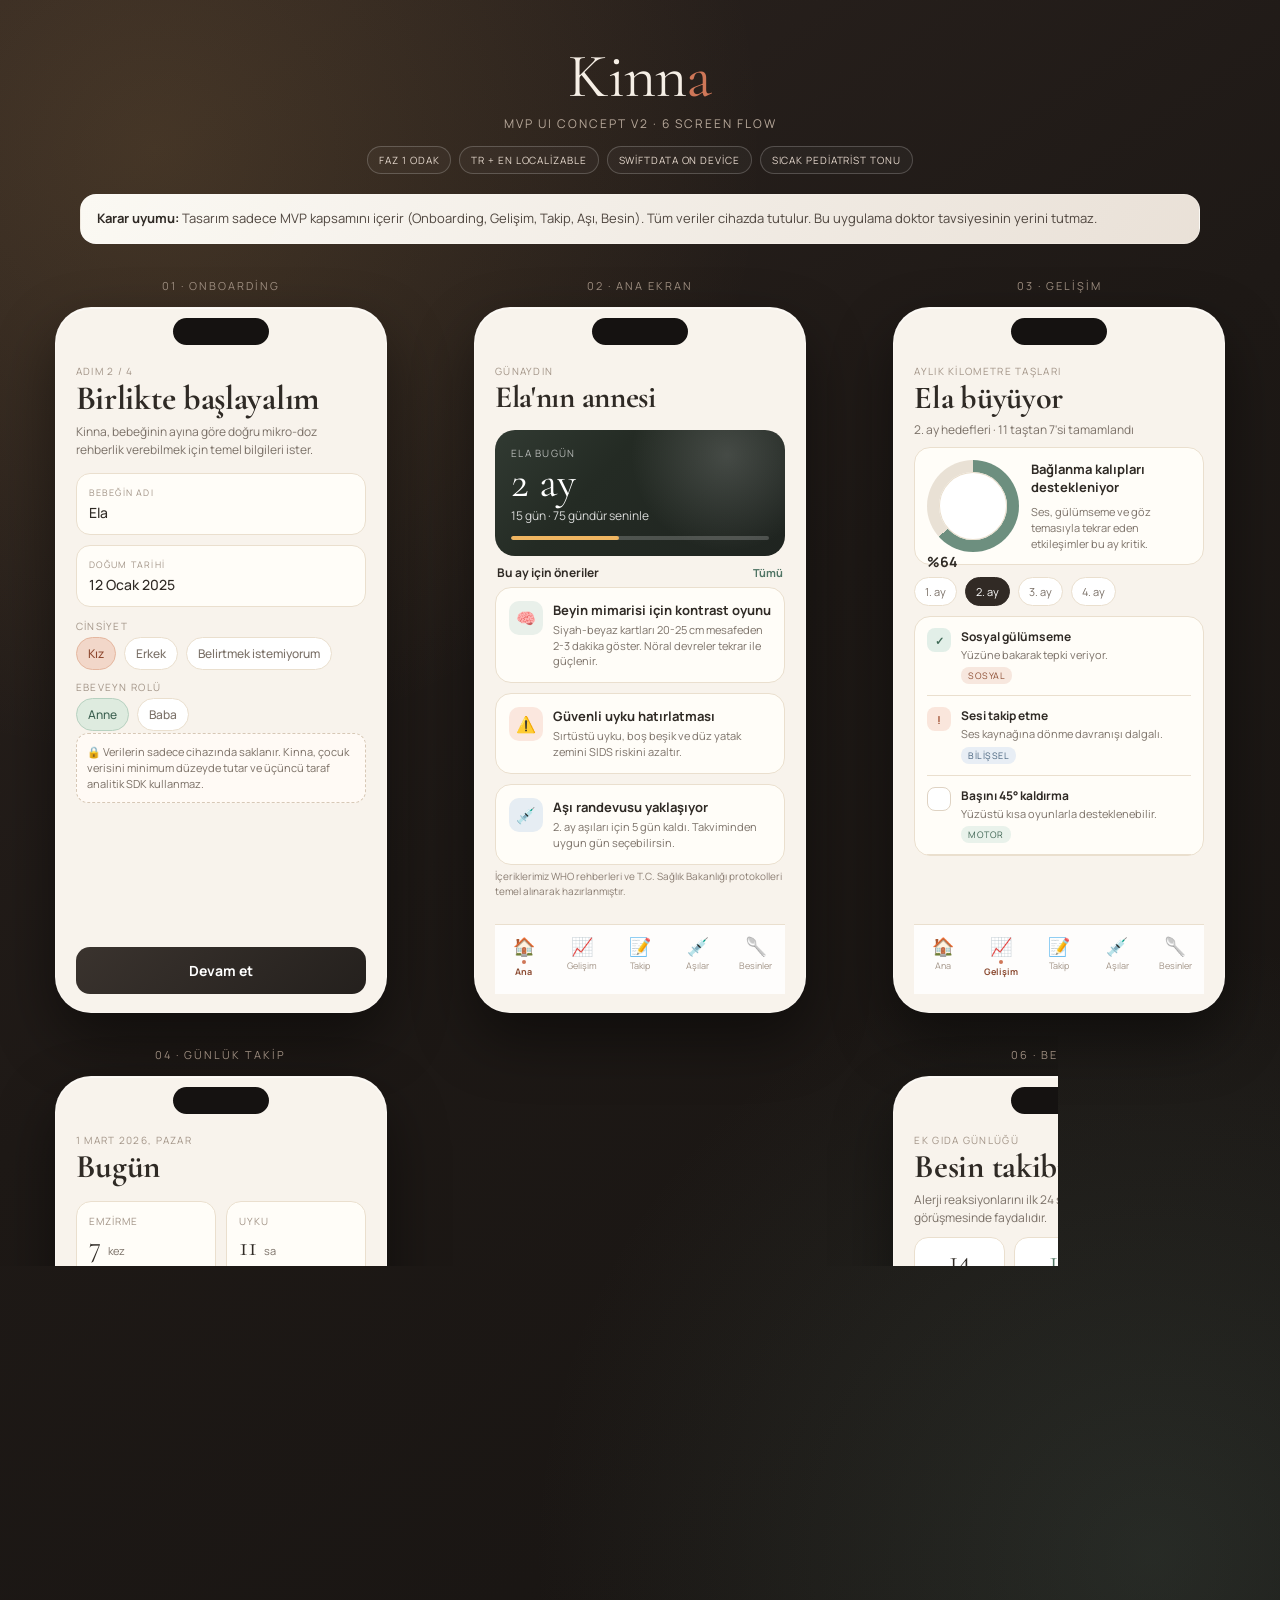
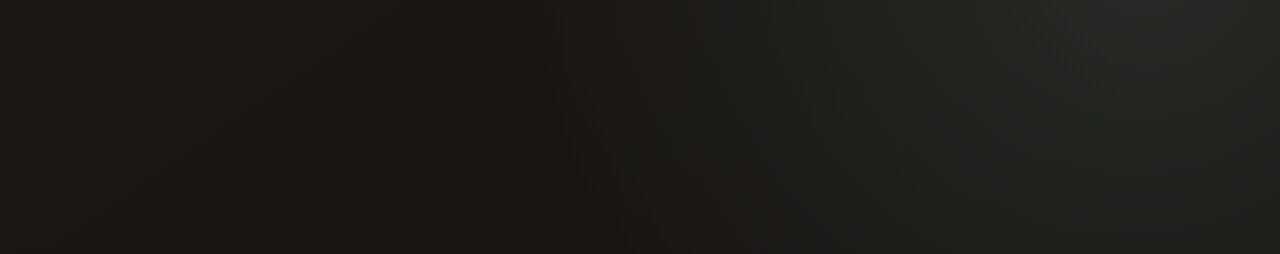
<file: design/kinna-mvp-ui-v2.html>
<!DOCTYPE html>
<html lang="tr">
<head>
<meta charset="UTF-8">
<meta name="viewport" content="width=device-width, initial-scale=1.0">
<title>Kinna - MVP UI Concept v2</title>
<link rel="preconnect" href="https://fonts.googleapis.com">
<link rel="preconnect" href="https://fonts.gstatic.com" crossorigin>
<link href="https://fonts.googleapis.com/css2?family=Cormorant+Garamond:wght@400;500;600&amp;family=Manrope:wght@400;500;600;700&amp;display=swap" rel="stylesheet">
<style>
  :root {
    --bg-ink: #1e1916;
    --bg-clay: #2c231f;
    --bg-olive: #2d3128;

    --oat: #f8f3ec;
    --paper: #fffdf8;
    --line: #eadfce;

    --text: #2f2a25;
    --muted: #7b7168;
    --muted-soft: #a29487;

    --sage: #6d8f7f;
    --sage-soft: #deebdf;
    --sage-deep: #4f7464;

    --coral: #cf7758;
    --coral-soft: #f2d7c9;
    --sun: #efb561;
    --sky: #8aa8c4;

    --phone-w: 332px;
    --phone-h: 706px;
    --phone-r: 36px;
  }

  * {
    box-sizing: border-box;
    margin: 0;
    padding: 0;
  }

  body {
    font-family: 'Manrope', sans-serif;
    min-height: 100vh;
    color: var(--oat);
    padding: 48px 28px 72px;
    background:
      radial-gradient(circle at 12% 8%, rgba(239, 181, 97, 0.14), transparent 30%),
      radial-gradient(circle at 90% 84%, rgba(109, 143, 127, 0.18), transparent 32%),
      linear-gradient(145deg, var(--bg-clay), var(--bg-ink) 42%, #161311);
    overflow-x: hidden;
  }

  body::before {
    content: '';
    position: fixed;
    inset: 0;
    pointer-events: none;
    background-image:
      linear-gradient(rgba(255, 255, 255, 0.02) 1px, transparent 1px),
      linear-gradient(90deg, rgba(255, 255, 255, 0.02) 1px, transparent 1px);
    background-size: 24px 24px;
    opacity: 0.22;
    z-index: -1;
  }

  .header {
    text-align: center;
    margin-bottom: 20px;
  }

  .logo {
    font-family: 'Cormorant Garamond', serif;
    font-size: 62px;
    line-height: 0.95;
    letter-spacing: -0.8px;
    color: #f6efe6;
  }

  .logo span {
    color: var(--coral);
  }

  .subtitle {
    margin-top: 8px;
    font-size: 12px;
    letter-spacing: 2px;
    text-transform: uppercase;
    color: #b8a99b;
  }

  .meta {
    margin-top: 14px;
    display: flex;
    gap: 8px;
    justify-content: center;
    flex-wrap: wrap;
  }

  .meta-chip {
    border: 1px solid rgba(255, 255, 255, 0.2);
    background: rgba(255, 255, 255, 0.03);
    color: #e5d8cd;
    border-radius: 999px;
    padding: 6px 11px;
    font-size: 10px;
    letter-spacing: 0.9px;
    text-transform: uppercase;
  }

  .legal-panel {
    max-width: 1120px;
    margin: 0 auto 34px;
    border: 1px solid rgba(255, 255, 255, 0.18);
    border-radius: 16px;
    padding: 14px 16px;
    background: linear-gradient(120deg, rgba(255, 253, 248, 0.98), rgba(245, 236, 226, 0.95));
    color: #4f463f;
    font-size: 13px;
    line-height: 1.52;
  }

  .legal-panel strong {
    color: #2f2a25;
    font-weight: 700;
  }

  .grid {
    max-width: 1720px;
    margin: 0 auto;
    display: grid;
    grid-template-columns: repeat(3, minmax(300px, 1fr));
    gap: 34px;
    justify-items: center;
  }

  .screen {
    width: min(100%, 370px);
    display: flex;
    flex-direction: column;
    align-items: center;
    gap: 14px;
    animation: rise 560ms ease-out both;
  }

  .screen:nth-child(1) { animation-delay: 40ms; }
  .screen:nth-child(2) { animation-delay: 90ms; }
  .screen:nth-child(3) { animation-delay: 140ms; }
  .screen:nth-child(4) { animation-delay: 190ms; }
  .screen:nth-child(5) { animation-delay: 240ms; }
  .screen:nth-child(6) { animation-delay: 290ms; }

  .screen-label {
    font-size: 11px;
    letter-spacing: 2px;
    text-transform: uppercase;
    color: #9f8f81;
  }

  .phone {
    width: var(--phone-w);
    height: var(--phone-h);
    border-radius: var(--phone-r);
    position: relative;
    overflow: hidden;
    background: var(--oat);
    border: 1px solid rgba(255, 255, 255, 0.25);
    box-shadow:
      0 26px 60px rgba(0, 0, 0, 0.45),
      inset 0 1px 0 rgba(255, 255, 255, 0.6);
    transition: transform 180ms ease;
  }

  .phone:hover {
    transform: translateY(-3px);
  }

  .island {
    width: 96px;
    height: 27px;
    border-radius: 18px;
    background: #151211;
    position: absolute;
    top: 10px;
    left: 50%;
    transform: translateX(-50%);
    z-index: 20;
  }

  .content {
    height: 100%;
    padding: 56px 20px 18px;
    position: relative;
    display: flex;
    flex-direction: column;
  }

  .eyebrow {
    font-size: 10px;
    letter-spacing: 1.3px;
    text-transform: uppercase;
    color: var(--muted-soft);
    margin-bottom: 4px;
  }

  .title {
    font-family: 'Cormorant Garamond', serif;
    color: var(--text);
    font-size: 34px;
    line-height: 0.98;
    letter-spacing: -0.3px;
    margin-bottom: 8px;
  }

  .sub {
    font-size: 12px;
    color: var(--muted);
    line-height: 1.5;
  }

  .stack-12 { display: flex; flex-direction: column; gap: 12px; }
  .stack-10 { display: flex; flex-direction: column; gap: 10px; }
  .stack-8 { display: flex; flex-direction: column; gap: 8px; }

  .field {
    background: var(--paper);
    border: 1px solid var(--line);
    border-radius: 14px;
    padding: 12px;
  }

  .field-label {
    color: var(--muted-soft);
    font-size: 9px;
    letter-spacing: 1.2px;
    text-transform: uppercase;
    margin-bottom: 4px;
  }

  .field-value {
    color: var(--text);
    font-size: 14px;
    font-weight: 500;
  }

  .chip-row {
    display: flex;
    gap: 8px;
    flex-wrap: wrap;
  }

  .chip {
    border-radius: 999px;
    border: 1px solid var(--line);
    background: #fff;
    color: var(--muted);
    padding: 7px 11px;
    font-size: 12px;
    font-weight: 500;
  }

  .chip.active {
    background: var(--coral-soft);
    border-color: #e5b79f;
    color: #8d472e;
  }

  .chip.active.sage {
    background: var(--sage-soft);
    border-color: #b7d1c0;
    color: #3f6353;
  }

  .privacy-box {
    margin-top: 2px;
    border: 1px dashed #d7c8b6;
    border-radius: 12px;
    padding: 10px;
    font-size: 11px;
    line-height: 1.45;
    color: #7a6f65;
    background: #fffaf5;
  }

  .primary-btn {
    margin-top: auto;
    border-radius: 14px;
    border: 0;
    background: linear-gradient(140deg, #3a332e, #24201d);
    color: #fff;
    padding: 14px;
    text-align: center;
    font-size: 14px;
    font-weight: 700;
  }

  .hero {
    border-radius: 20px;
    padding: 16px;
    margin-top: 10px;
    color: #fff;
    background:
      radial-gradient(circle at 80% 20%, rgba(255, 255, 255, 0.16), transparent 38%),
      linear-gradient(132deg, #313a32, #242b24 36%, #1f2420);
  }

  .hero-label {
    font-size: 10px;
    letter-spacing: 1.3px;
    text-transform: uppercase;
    opacity: 0.65;
    margin-bottom: 3px;
  }

  .hero-value {
    font-family: 'Cormorant Garamond', serif;
    font-size: 44px;
    line-height: 0.9;
    margin-bottom: 4px;
  }

  .hero-sub {
    font-size: 12px;
    opacity: 0.82;
  }

  .progress {
    margin-top: 12px;
    height: 4px;
    border-radius: 99px;
    background: rgba(255, 255, 255, 0.2);
    overflow: hidden;
  }

  .progress > span {
    display: block;
    width: 42%;
    height: 100%;
    background: var(--sun);
    border-radius: 99px;
  }

  .notice {
    border-radius: 16px;
    border: 1px solid var(--line);
    background: var(--paper);
    padding: 13px;
    display: grid;
    grid-template-columns: 34px 1fr;
    gap: 10px;
  }

  .notice-icon {
    width: 34px;
    height: 34px;
    border-radius: 10px;
    display: flex;
    align-items: center;
    justify-content: center;
    font-size: 16px;
  }

  .notice-icon.brain { background: #e9f0ea; }
  .notice-icon.warn { background: #fbe7de; }
  .notice-icon.vax { background: #e6edf3; }

  .notice-title {
    color: var(--text);
    font-size: 13px;
    font-weight: 700;
    margin-bottom: 3px;
  }

  .notice-sub {
    color: var(--muted);
    font-size: 11px;
    line-height: 1.45;
  }

  .reference {
    margin-top: 4px;
    font-size: 10px;
    line-height: 1.45;
    color: #8a7d72;
  }

  .split {
    display: flex;
    align-items: center;
    justify-content: space-between;
    margin: 8px 2px 6px;
  }

  .split-title {
    color: var(--text);
    font-size: 12px;
    font-weight: 700;
  }

  .split-link {
    color: var(--sage-deep);
    font-size: 11px;
    font-weight: 700;
  }

  .tabbar {
    margin-top: auto;
    height: 70px;
    border-top: 1px solid var(--line);
    background: rgba(255, 255, 255, 0.85);
    display: grid;
    grid-template-columns: repeat(5, 1fr);
    padding-top: 10px;
  }

  .tab {
    text-align: center;
    color: var(--muted-soft);
    font-size: 9px;
    line-height: 1.3;
  }

  .tab .icon {
    display: block;
    font-size: 18px;
    margin-bottom: 2px;
  }

  .tab.active {
    color: #8d4d34;
    font-weight: 700;
  }

  .tab.active .dot {
    width: 4px;
    height: 4px;
    border-radius: 99px;
    margin: 2px auto;
    background: var(--coral);
    animation: pulse 1.8s ease-in-out infinite;
  }

  .section-card {
    border-radius: 16px;
    border: 1px solid var(--line);
    background: var(--paper);
    padding: 12px;
  }

  .milestone-overview {
    margin-top: 8px;
    display: grid;
    grid-template-columns: 92px 1fr;
    gap: 12px;
    align-items: center;
  }

  .ring {
    width: 92px;
    height: 92px;
    border-radius: 50%;
    background: conic-gradient(var(--sage) 0deg 228deg, #e9e1d5 228deg 360deg);
    display: grid;
    place-items: center;
  }

  .ring::after {
    content: '';
    width: 68px;
    height: 68px;
    border-radius: 50%;
    background: #fff;
    box-shadow: inset 0 0 0 1px var(--line);
  }

  .ring-value {
    position: absolute;
    font-size: 14px;
    font-weight: 700;
    color: var(--text);
  }

  .month-row {
    margin-top: 12px;
    display: flex;
    gap: 8px;
    overflow: hidden;
  }

  .month {
    border: 1px solid var(--line);
    background: #fff;
    border-radius: 999px;
    padding: 6px 10px;
    font-size: 11px;
    color: var(--muted);
  }

  .month.active {
    background: #312a25;
    border-color: #312a25;
    color: #fff;
  }

  .mile-item {
    border-bottom: 1px solid var(--line);
    padding: 11px 0;
    display: grid;
    grid-template-columns: 24px 1fr;
    gap: 10px;
  }

  .state {
    width: 24px;
    height: 24px;
    border-radius: 8px;
    display: grid;
    place-items: center;
    font-size: 11px;
    font-weight: 700;
  }

  .state.done { background: #e2efe8; color: #3f6a57; }
  .state.warn { background: #fae6dc; color: #a35536; }
  .state.wait { border: 1px solid #dfd3c3; background: #fff; }

  .mile-title {
    color: var(--text);
    font-size: 12px;
    font-weight: 700;
    margin-bottom: 2px;
  }

  .mile-sub {
    color: var(--muted);
    font-size: 11px;
    line-height: 1.4;
  }

  .tag {
    display: inline-block;
    margin-top: 4px;
    border-radius: 8px;
    padding: 2px 7px;
    font-size: 9px;
    letter-spacing: 0.5px;
    text-transform: uppercase;
  }

  .tag.motor { background: #e9f2eb; color: #3f6553; }
  .tag.cog { background: #e8eef5; color: #48647d; }
  .tag.social { background: #f7e7de; color: #8e4f35; }

  .metric-grid {
    margin-top: 10px;
    display: grid;
    grid-template-columns: repeat(2, 1fr);
    gap: 10px;
  }

  .metric {
    border-radius: 15px;
    border: 1px solid var(--line);
    background: var(--paper);
    padding: 12px;
  }

  .metric-name {
    font-size: 10px;
    letter-spacing: 1px;
    text-transform: uppercase;
    color: var(--muted-soft);
    margin-bottom: 5px;
  }

  .metric-value {
    font-family: 'Cormorant Garamond', serif;
    font-size: 28px;
    color: var(--text);
    line-height: 0.95;
  }

  .metric-value span {
    font-family: 'Manrope', sans-serif;
    font-size: 11px;
    color: var(--muted);
  }

  .mini-bar {
    margin-top: 8px;
    height: 4px;
    border-radius: 99px;
    background: #efe6d8;
    overflow: hidden;
  }

  .mini-bar > i {
    display: block;
    height: 100%;
    border-radius: 99px;
  }

  .quick-actions {
    margin-top: 10px;
    display: flex;
    gap: 8px;
  }

  .quick-actions .chip {
    flex: 1;
    text-align: center;
    font-size: 11px;
    padding: 8px 6px;
  }

  .timeline {
    margin-top: 12px;
    border-radius: 14px;
    border: 1px solid var(--line);
    background: #fff;
    padding: 11px;
  }

  .timeline-head {
    font-size: 10px;
    letter-spacing: 1px;
    text-transform: uppercase;
    color: var(--muted-soft);
    margin-bottom: 8px;
  }

  .event {
    display: grid;
    grid-template-columns: 42px 8px 1fr;
    gap: 9px;
    align-items: center;
    margin-bottom: 8px;
  }

  .event:last-child { margin-bottom: 0; }

  .event-time {
    font-size: 10px;
    color: var(--muted-soft);
  }

  .event-dot {
    width: 8px;
    height: 8px;
    border-radius: 99px;
  }

  .dot-feed { background: var(--sage); }
  .dot-sleep { background: var(--sky); }
  .dot-diaper { background: var(--coral-soft); }

  .event-text {
    font-size: 11px;
    color: var(--muted);
  }

  .next-vaccine {
    margin-top: 10px;
    border-radius: 18px;
    padding: 14px;
    color: #fff;
    background:
      radial-gradient(circle at 84% 18%, rgba(255, 255, 255, 0.2), transparent 40%),
      linear-gradient(140deg, #5b7f6f, #3f5f52);
  }

  .next-vaccine .small {
    font-size: 10px;
    letter-spacing: 1.2px;
    text-transform: uppercase;
    opacity: 0.72;
    margin-bottom: 3px;
  }

  .next-vaccine .name {
    font-family: 'Cormorant Garamond', serif;
    font-size: 25px;
    line-height: 1;
    margin-bottom: 3px;
  }

  .next-vaccine .date {
    font-size: 12px;
    opacity: 0.85;
  }

  .pill {
    margin-top: 8px;
    display: inline-block;
    border-radius: 999px;
    background: rgba(255, 255, 255, 0.18);
    padding: 5px 9px;
    font-size: 10px;
    font-weight: 700;
  }

  .v-list {
    margin-top: 12px;
    border-radius: 14px;
    border: 1px solid var(--line);
    background: #fff;
    padding: 10px;
  }

  .v-group {
    font-size: 9px;
    letter-spacing: 1px;
    text-transform: uppercase;
    color: var(--muted-soft);
    margin: 5px 0;
  }

  .v-item {
    display: grid;
    grid-template-columns: 24px 1fr auto;
    gap: 9px;
    align-items: center;
    padding: 8px 0;
    border-bottom: 1px solid var(--line);
  }

  .v-item:last-child { border-bottom: 0; }

  .v-state {
    width: 24px;
    height: 24px;
    border-radius: 8px;
    display: grid;
    place-items: center;
    font-size: 11px;
  }

  .v-state.done { background: #deebdf; color: #4c6f5f; }
  .v-state.next { background: #f5dfd2; color: #9a573d; }
  .v-state.future { background: #f2ece3; color: #998a7c; }

  .v-name {
    color: var(--text);
    font-size: 12px;
    font-weight: 700;
  }

  .v-age {
    color: var(--muted-soft);
    font-size: 10px;
  }

  .food-stats {
    margin-top: 10px;
    display: grid;
    grid-template-columns: repeat(3, 1fr);
    gap: 9px;
  }

  .food-stat {
    border-radius: 14px;
    border: 1px solid var(--line);
    background: #fff;
    padding: 10px 8px;
    text-align: center;
  }

  .food-stat .val {
    font-family: 'Cormorant Garamond', serif;
    color: var(--text);
    font-size: 28px;
    line-height: 0.9;
  }

  .food-stat .lbl {
    margin-top: 4px;
    font-size: 9px;
    color: var(--muted-soft);
    text-transform: uppercase;
    letter-spacing: 0.8px;
  }

  .food-list {
    margin-top: 10px;
    border-radius: 14px;
    border: 1px solid var(--line);
    background: #fff;
    padding: 10px;
  }

  .food-item {
    display: grid;
    grid-template-columns: 34px 1fr auto;
    gap: 9px;
    align-items: center;
    padding: 8px 0;
    border-bottom: 1px solid var(--line);
  }

  .food-item:last-child { border-bottom: 0; }

  .food-emoji {
    width: 34px;
    height: 34px;
    border-radius: 10px;
    border: 1px solid var(--line);
    display: grid;
    place-items: center;
    background: #fefcf8;
    font-size: 17px;
  }

  .food-name {
    color: var(--text);
    font-size: 12px;
    font-weight: 700;
  }

  .food-date {
    color: var(--muted-soft);
    font-size: 10px;
  }

  .reaction {
    border-radius: 999px;
    padding: 4px 8px;
    font-size: 10px;
    font-weight: 700;
    white-space: nowrap;
  }

  .reaction.ok { background: #e5f0e8; color: #3f6654; }
  .reaction.warn { background: #fae7df; color: #984f35; }
  .reaction.mild { background: #fff3df; color: #966e31; }

  .food-tip {
    margin-top: 10px;
    border: 1px dashed #d7c6b3;
    border-radius: 12px;
    background: #fff9ef;
    color: #796b5c;
    font-size: 11px;
    line-height: 1.45;
    padding: 10px;
  }

  @keyframes rise {
    from {
      transform: translateY(14px);
      opacity: 0;
    }
    to {
      transform: translateY(0);
      opacity: 1;
    }
  }

  @keyframes pulse {
    0%, 100% { transform: scale(1); opacity: 1; }
    50% { transform: scale(1.35); opacity: 0.65; }
  }

  @media (max-width: 1180px) {
    .grid {
      grid-template-columns: repeat(2, minmax(280px, 1fr));
    }
  }

  @media (max-width: 760px) {
    body {
      padding: 30px 12px 56px;
    }

    .logo {
      font-size: 50px;
    }

    .legal-panel {
      margin-bottom: 22px;
      font-size: 12px;
      padding: 11px 12px;
    }

    .grid {
      grid-template-columns: 1fr;
      gap: 26px;
    }

    .screen {
      width: 100%;
    }

    .phone {
      width: min(100%, 350px);
      height: 690px;
    }
  }
</style>
</head>
<body>

<div class="header">
  <div class="logo">Kinn<span>a</span></div>
  <div class="subtitle">MVP UI Concept v2 · 6 Screen Flow</div>
  <div class="meta">
    <div class="meta-chip">Faz 1 Odak</div>
    <div class="meta-chip">TR + EN Localizable</div>
    <div class="meta-chip">SwiftData On Device</div>
    <div class="meta-chip">Sıcak Pediatrist Tonu</div>
  </div>
</div>

<div class="legal-panel">
  <strong>Karar uyumu:</strong> Tasarım sadece MVP kapsamını içerir (Onboarding, Gelişim, Takip, Aşı, Besin). Tüm veriler cihazda tutulur. Bu uygulama doktor tavsiyesinin yerini tutmaz.
</div>

<div class="grid">

  <div class="screen">
    <div class="screen-label">01 · Onboarding</div>
    <div class="phone">
      <div class="island"></div>
      <div class="content">
        <div class="eyebrow">Adım 2 / 4</div>
        <h2 class="title">Birlikte başlayalım</h2>
        <p class="sub">Kinna, bebeğinin ayına göre doğru mikro-doz rehberlik verebilmek için temel bilgileri ister.</p>

        <div class="stack-10" style="margin-top: 14px;">
          <div class="field">
            <div class="field-label">Bebeğin adı</div>
            <div class="field-value">Ela</div>
          </div>
          <div class="field">
            <div class="field-label">Doğum tarihi</div>
            <div class="field-value">12 Ocak 2025</div>
          </div>
        </div>

        <div style="margin-top:12px;" class="eyebrow">Cinsiyet</div>
        <div class="chip-row">
          <div class="chip active">Kız</div>
          <div class="chip">Erkek</div>
          <div class="chip">Belirtmek istemiyorum</div>
        </div>

        <div style="margin-top:10px;" class="eyebrow">Ebeveyn rolü</div>
        <div class="chip-row">
          <div class="chip active sage">Anne</div>
          <div class="chip">Baba</div>
        </div>

        <div class="privacy-box">🔒 Verilerin sadece cihazında saklanır. Kinna, çocuk verisini minimum düzeyde tutar ve üçüncü taraf analitik SDK kullanmaz.</div>

        <div class="primary-btn">Devam et</div>
      </div>
    </div>
  </div>

  <div class="screen">
    <div class="screen-label">02 · Ana Ekran</div>
    <div class="phone">
      <div class="island"></div>
      <div class="content">
        <div class="eyebrow">Günaydın</div>
        <h2 class="title" style="font-size: 31px;">Ela'nın annesi</h2>

        <div class="hero">
          <div class="hero-label">Ela bugün</div>
          <div class="hero-value">2 ay</div>
          <div class="hero-sub">15 gün · 75 gündür seninle</div>
          <div class="progress"><span></span></div>
        </div>

        <div class="split">
          <div class="split-title">Bu ay için öneriler</div>
          <div class="split-link">Tümü</div>
        </div>

        <div class="stack-10">
          <div class="notice">
            <div class="notice-icon brain">🧠</div>
            <div>
              <div class="notice-title">Beyin mimarisi için kontrast oyunu</div>
              <div class="notice-sub">Siyah-beyaz kartları 20-25 cm mesafeden 2-3 dakika göster. Nöral devreler tekrar ile güçlenir.</div>
            </div>
          </div>

          <div class="notice">
            <div class="notice-icon warn">⚠️</div>
            <div>
              <div class="notice-title">Güvenli uyku hatırlatması</div>
              <div class="notice-sub">Sırtüstü uyku, boş beşik ve düz yatak zemini SIDS riskini azaltır.</div>
            </div>
          </div>

          <div class="notice">
            <div class="notice-icon vax">💉</div>
            <div>
              <div class="notice-title">Aşı randevusu yaklaşıyor</div>
              <div class="notice-sub">2. ay aşıları için 5 gün kaldı. Takviminden uygun gün seçebilirsin.</div>
            </div>
          </div>
        </div>

        <div class="reference">İçeriklerimiz WHO rehberleri ve T.C. Sağlık Bakanlığı protokolleri temel alınarak hazırlanmıştır.</div>

        <div class="tabbar">
          <div class="tab active"><span class="icon">🏠</span><div class="dot"></div>Ana</div>
          <div class="tab"><span class="icon">📈</span>Gelişim</div>
          <div class="tab"><span class="icon">📝</span>Takip</div>
          <div class="tab"><span class="icon">💉</span>Aşılar</div>
          <div class="tab"><span class="icon">🥄</span>Besinler</div>
        </div>
      </div>
    </div>
  </div>

  <div class="screen">
    <div class="screen-label">03 · Gelişim</div>
    <div class="phone">
      <div class="island"></div>
      <div class="content">
        <div class="eyebrow">Aylık kilometre taşları</div>
        <h2 class="title" style="font-size: 32px;">Ela büyüyor</h2>
        <p class="sub">2. ay hedefleri · 11 taştan 7'si tamamlandı</p>

        <div class="section-card milestone-overview">
          <div style="position:relative; width:92px; height:92px;">
            <div class="ring"></div>
            <div class="ring-value">%64</div>
          </div>
          <div class="stack-8">
            <div class="split-title" style="font-size: 13px;">Bağlanma kalıpları destekleniyor</div>
            <div class="notice-sub">Ses, gülümseme ve göz temasıyla tekrar eden etkileşimler bu ay kritik.</div>
          </div>
        </div>

        <div class="month-row">
          <div class="month">1. ay</div>
          <div class="month active">2. ay</div>
          <div class="month">3. ay</div>
          <div class="month">4. ay</div>
        </div>

        <div class="section-card" style="margin-top:10px; padding: 0 12px;">
          <div class="mile-item">
            <div class="state done">✓</div>
            <div>
              <div class="mile-title">Sosyal gülümseme</div>
              <div class="mile-sub">Yüzüne bakarak tepki veriyor.</div>
              <span class="tag social">sosyal</span>
            </div>
          </div>

          <div class="mile-item">
            <div class="state warn">!</div>
            <div>
              <div class="mile-title">Sesi takip etme</div>
              <div class="mile-sub">Ses kaynağına dönme davranışı dalgalı.</div>
              <span class="tag cog">bilişsel</span>
            </div>
          </div>

          <div class="mile-item">
            <div class="state wait"></div>
            <div>
              <div class="mile-title">Başını 45° kaldırma</div>
              <div class="mile-sub">Yüzüstü kısa oyunlarla desteklenebilir.</div>
              <span class="tag motor">motor</span>
            </div>
          </div>
        </div>

        <div class="tabbar">
          <div class="tab"><span class="icon">🏠</span>Ana</div>
          <div class="tab active"><span class="icon">📈</span><div class="dot"></div>Gelişim</div>
          <div class="tab"><span class="icon">📝</span>Takip</div>
          <div class="tab"><span class="icon">💉</span>Aşılar</div>
          <div class="tab"><span class="icon">🥄</span>Besinler</div>
        </div>
      </div>
    </div>
  </div>

  <div class="screen">
    <div class="screen-label">04 · Günlük Takip</div>
    <div class="phone">
      <div class="island"></div>
      <div class="content">
        <div class="eyebrow">1 Mart 2026, Pazar</div>
        <h2 class="title" style="font-size: 33px;">Bugün</h2>

        <div class="metric-grid">
          <div class="metric">
            <div class="metric-name">Emzirme</div>
            <div class="metric-value">7 <span>kez</span></div>
            <div class="mini-bar"><i style="width: 70%; background: var(--sage);"></i></div>
          </div>
          <div class="metric">
            <div class="metric-name">Uyku</div>
            <div class="metric-value">11 <span>sa</span></div>
            <div class="mini-bar"><i style="width: 56%; background: var(--sky);"></i></div>
          </div>
          <div class="metric">
            <div class="metric-name">Bez</div>
            <div class="metric-value">5 <span>kez</span></div>
            <div class="mini-bar"><i style="width: 50%; background: #e6bfae;"></i></div>
          </div>
          <div class="metric">
            <div class="metric-name">Son tartı</div>
            <div class="metric-value">5.2 <span>kg</span></div>
            <div class="mini-bar"><i style="width: 62%; background: #d7cab9;"></i></div>
          </div>
        </div>

        <div class="quick-actions">
          <div class="chip active sage">+ Beslenme</div>
          <div class="chip">+ Uyku</div>
          <div class="chip">+ Bez</div>
        </div>

        <div class="timeline">
          <div class="timeline-head">Bugünün kaydı</div>
          <div class="event">
            <div class="event-time">08:30</div>
            <div class="event-dot dot-feed"></div>
            <div class="event-text">Emzirme · Sol · 18 dk</div>
          </div>
          <div class="event">
            <div class="event-time">09:15</div>
            <div class="event-dot dot-sleep"></div>
            <div class="event-text">Uyku başladı</div>
          </div>
          <div class="event">
            <div class="event-time">11:00</div>
            <div class="event-dot dot-diaper"></div>
            <div class="event-text">Bez değişimi · Islak</div>
          </div>
          <div class="event">
            <div class="event-time">11:30</div>
            <div class="event-dot dot-feed"></div>
            <div class="event-text">Emzirme · Sağ · 22 dk</div>
          </div>
        </div>

        <div class="tabbar">
          <div class="tab"><span class="icon">🏠</span>Ana</div>
          <div class="tab"><span class="icon">📈</span>Gelişim</div>
          <div class="tab active"><span class="icon">📝</span><div class="dot"></div>Takip</div>
          <div class="tab"><span class="icon">💉</span>Aşılar</div>
          <div class="tab"><span class="icon">🥄</span>Besinler</div>
        </div>
      </div>
    </div>
  </div>

  <div class="screen">
    <div class="screen-label">05 · Aşı Takvimi</div>
    <div class="phone">
      <div class="island"></div>
      <div class="content">
        <div class="eyebrow">T.C. protokolüne göre</div>
        <h2 class="title" style="font-size: 33px;">Aşı planı</h2>

        <div class="next-vaccine">
          <div class="small">Sıradaki aşı</div>
          <div class="name">Beşli Aşı (DTaP)</div>
          <div class="date">6 Mart 2026 · 5 gün sonra</div>
          <div class="pill">📍 Randevu hatırlatıcısı</div>
        </div>

        <div class="v-list">
          <div class="v-group">Tamamlananlar</div>
          <div class="v-item">
            <div class="v-state done">✓</div>
            <div class="v-name">Hepatit B (1. doz)</div>
            <div class="v-age">Doğum</div>
          </div>
          <div class="v-item">
            <div class="v-state done">✓</div>
            <div class="v-name">BCG (Verem)</div>
            <div class="v-age">1. ay</div>
          </div>

          <div class="v-group" style="margin-top: 8px;">Yaklaşan</div>
          <div class="v-item">
            <div class="v-state next">→</div>
            <div class="v-name">Beşli Aşı (DTaP)</div>
            <div class="v-age">2. ay</div>
          </div>
          <div class="v-item">
            <div class="v-state next">→</div>
            <div class="v-name">Pnömokok</div>
            <div class="v-age">2. ay</div>
          </div>

          <div class="v-group" style="margin-top: 8px;">Gelecek</div>
          <div class="v-item">
            <div class="v-state future"></div>
            <div class="v-name">Rotavirüs</div>
            <div class="v-age">4. ay</div>
          </div>
        </div>

        <div class="tabbar">
          <div class="tab"><span class="icon">🏠</span>Ana</div>
          <div class="tab"><span class="icon">📈</span>Gelişim</div>
          <div class="tab"><span class="icon">📝</span>Takip</div>
          <div class="tab active"><span class="icon">💉</span><div class="dot"></div>Aşılar</div>
          <div class="tab"><span class="icon">🥄</span>Besinler</div>
        </div>
      </div>
    </div>
  </div>

  <div class="screen">
    <div class="screen-label">06 · Besinler</div>
    <div class="phone">
      <div class="island"></div>
      <div class="content">
        <div class="eyebrow">Ek gıda günlüğü</div>
        <h2 class="title" style="font-size: 33px;">Besin takibi</h2>
        <p class="sub">Alerji reaksiyonlarını ilk 24 saatte not almak doktor görüşmesinde faydalıdır.</p>

        <div class="food-stats">
          <div class="food-stat">
            <div class="val">14</div>
            <div class="lbl">Denenen</div>
          </div>
          <div class="food-stat">
            <div class="val" style="color: #4e7362;">12</div>
            <div class="lbl">Sorunsuz</div>
          </div>
          <div class="food-stat">
            <div class="val" style="color: #a15436;">2</div>
            <div class="lbl">Dikkat</div>
          </div>
        </div>

        <div class="food-list">
          <div class="food-item">
            <div class="food-emoji">🥚</div>
            <div>
              <div class="food-name">Yumurta sarısı</div>
              <div class="food-date">28 Şubat · ilk kez</div>
            </div>
            <div class="reaction warn">Kızarıklık</div>
          </div>

          <div class="food-item">
            <div class="food-emoji">🥕</div>
            <div>
              <div class="food-name">Havuç püresi</div>
              <div class="food-date">25 Şubat</div>
            </div>
            <div class="reaction ok">İyi</div>
          </div>

          <div class="food-item">
            <div class="food-emoji">🍌</div>
            <div>
              <div class="food-name">Muz</div>
              <div class="food-date">22 Şubat</div>
            </div>
            <div class="reaction ok">İyi</div>
          </div>

          <div class="food-item">
            <div class="food-emoji">🍎</div>
            <div>
              <div class="food-name">Elma püresi</div>
              <div class="food-date">18 Şubat</div>
            </div>
            <div class="reaction mild">Hafif gaz</div>
          </div>
        </div>

        <div class="food-tip">📌 Yeni besinleri tek tek ve 3 gün arayla dene. Belirgin reaksiyon durumunda doktoruna danış.</div>

        <div class="tabbar">
          <div class="tab"><span class="icon">🏠</span>Ana</div>
          <div class="tab"><span class="icon">📈</span>Gelişim</div>
          <div class="tab"><span class="icon">📝</span>Takip</div>
          <div class="tab"><span class="icon">💉</span>Aşılar</div>
          <div class="tab active"><span class="icon">🥄</span><div class="dot"></div>Besinler</div>
        </div>
      </div>
    </div>
  </div>

</div>

</body>
</html>
</file>
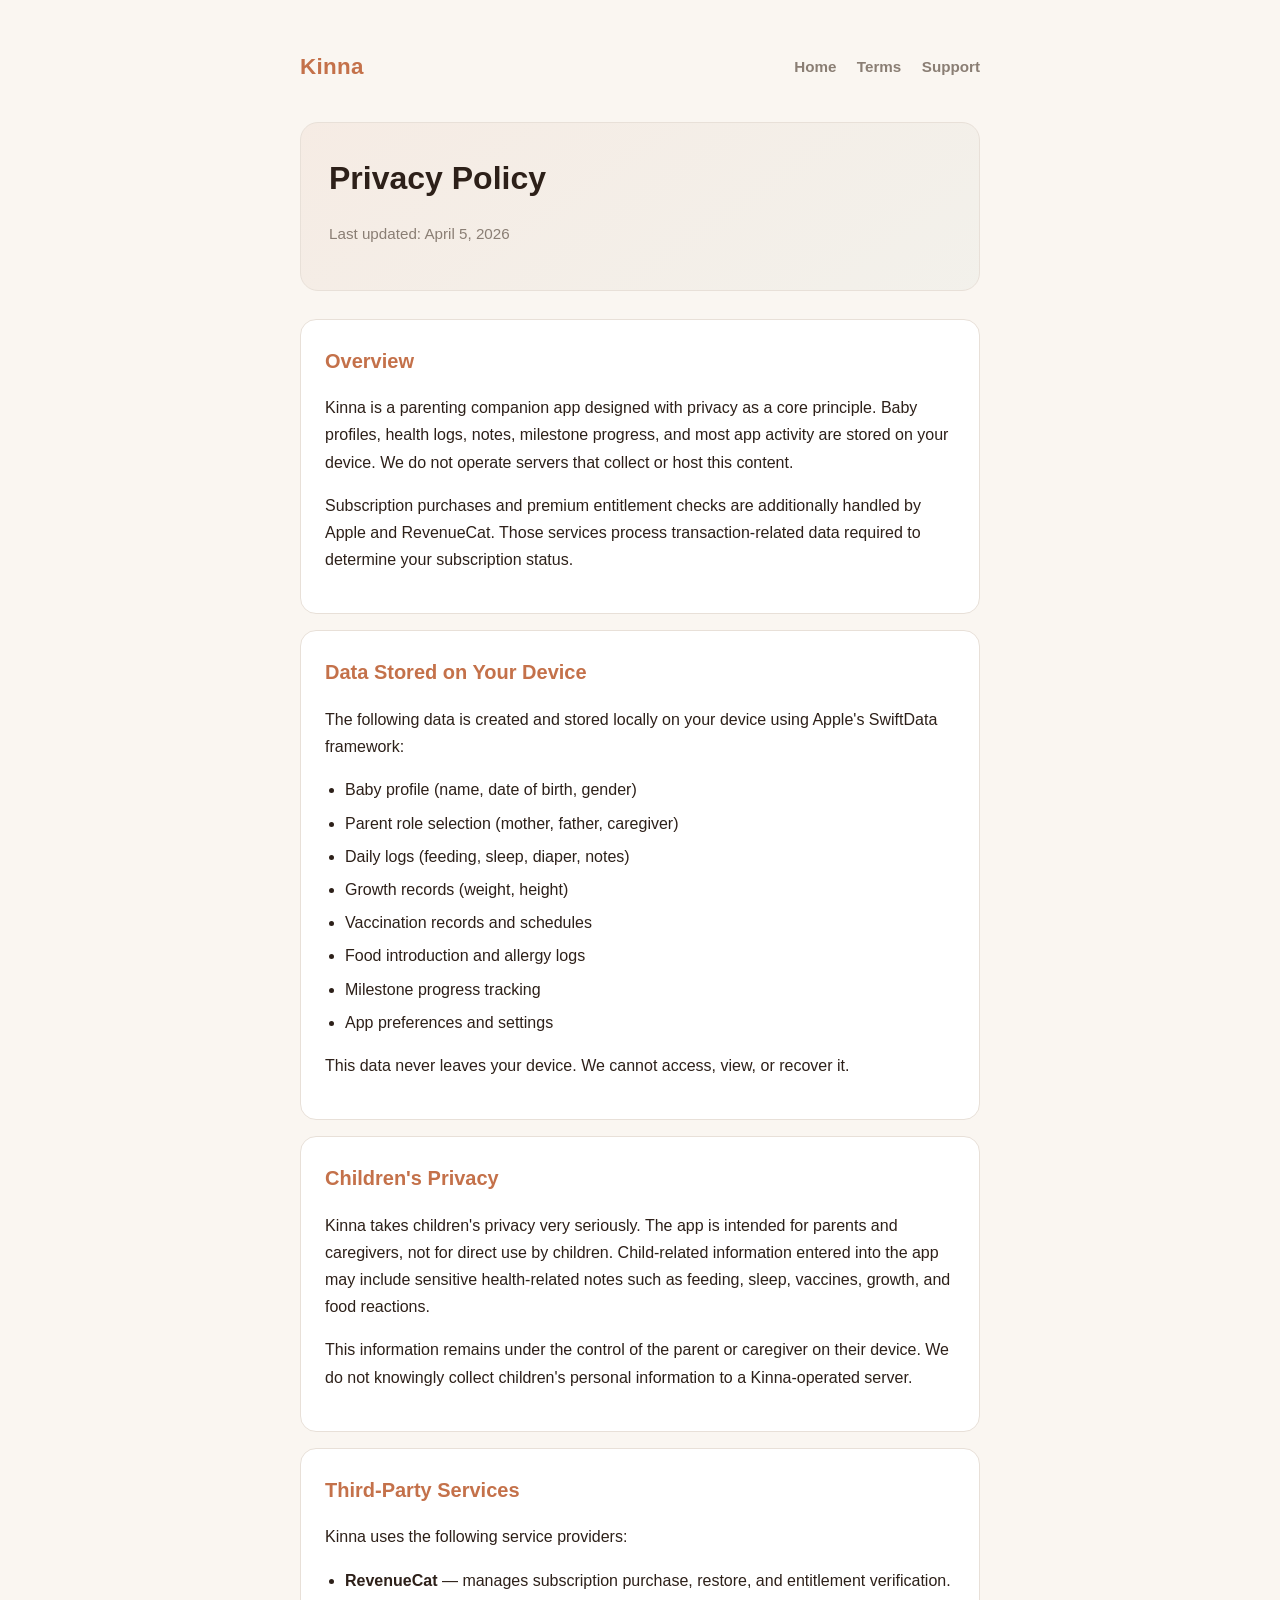
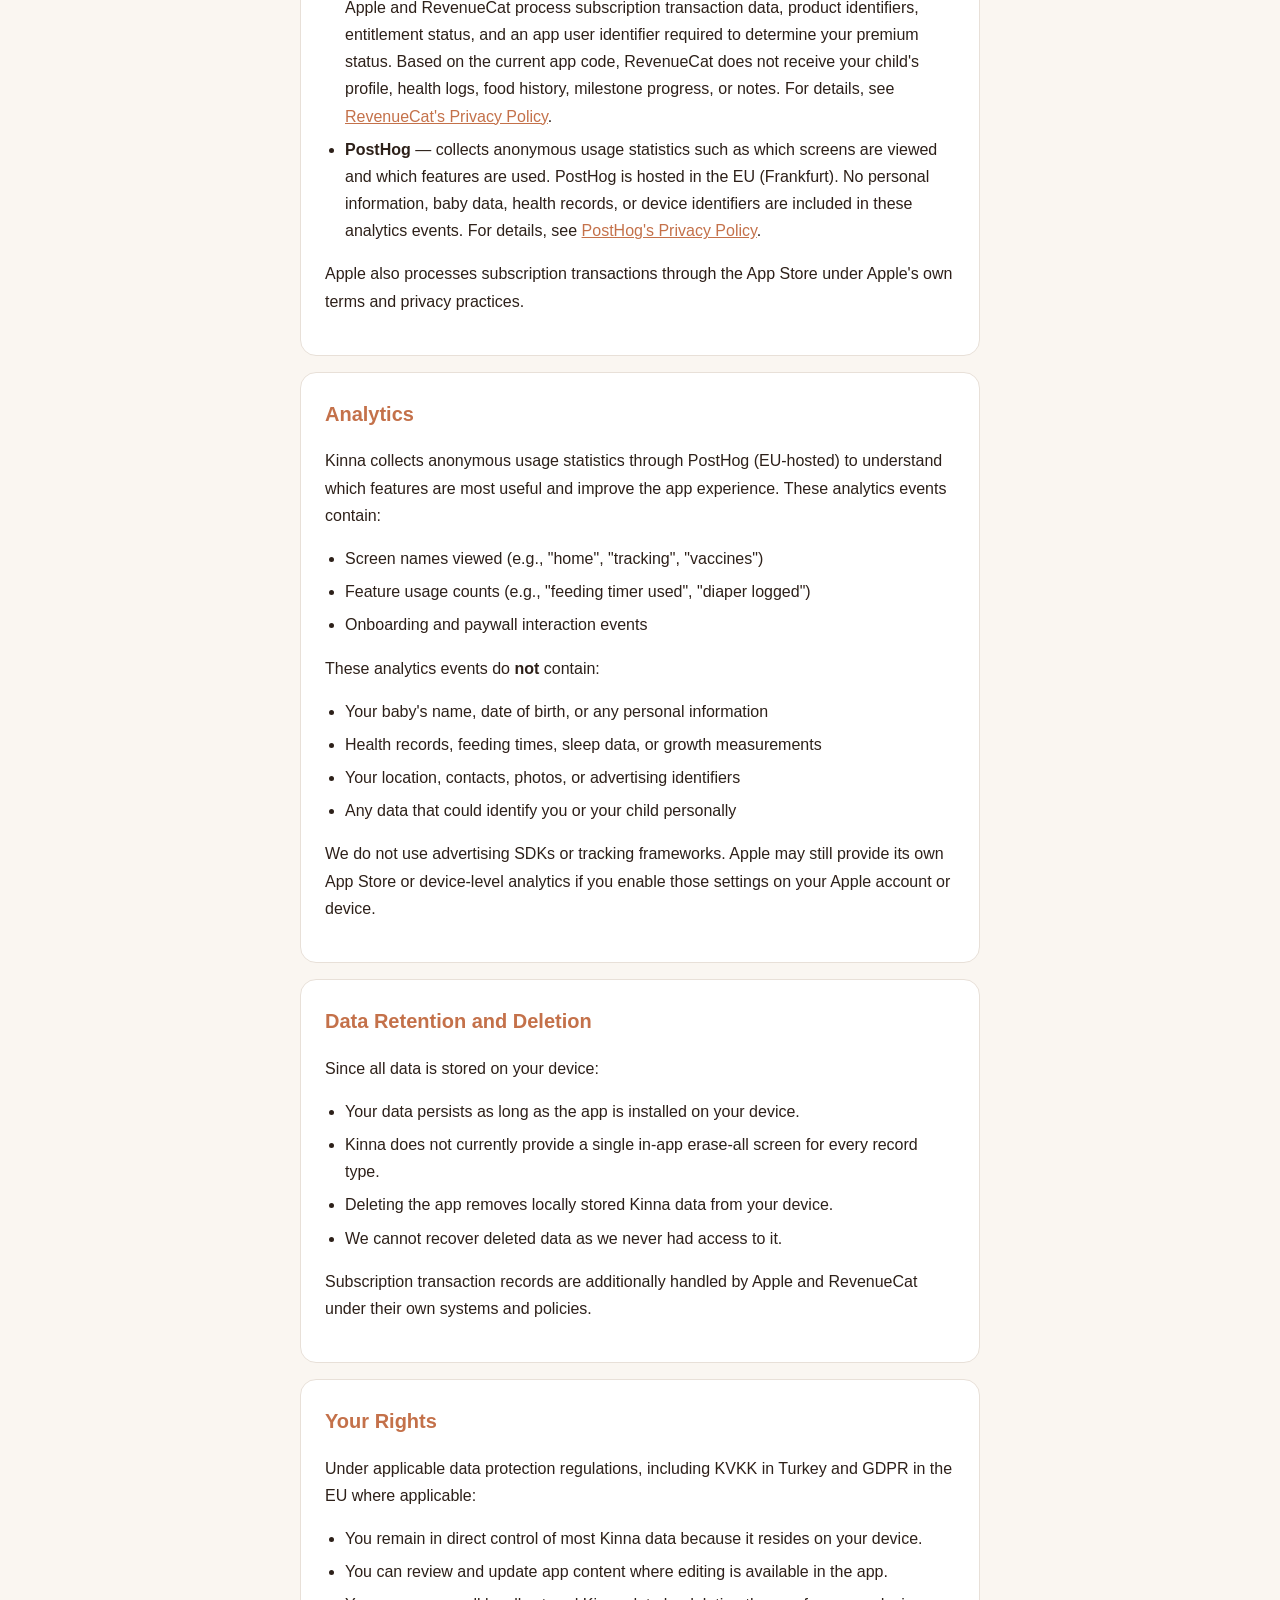
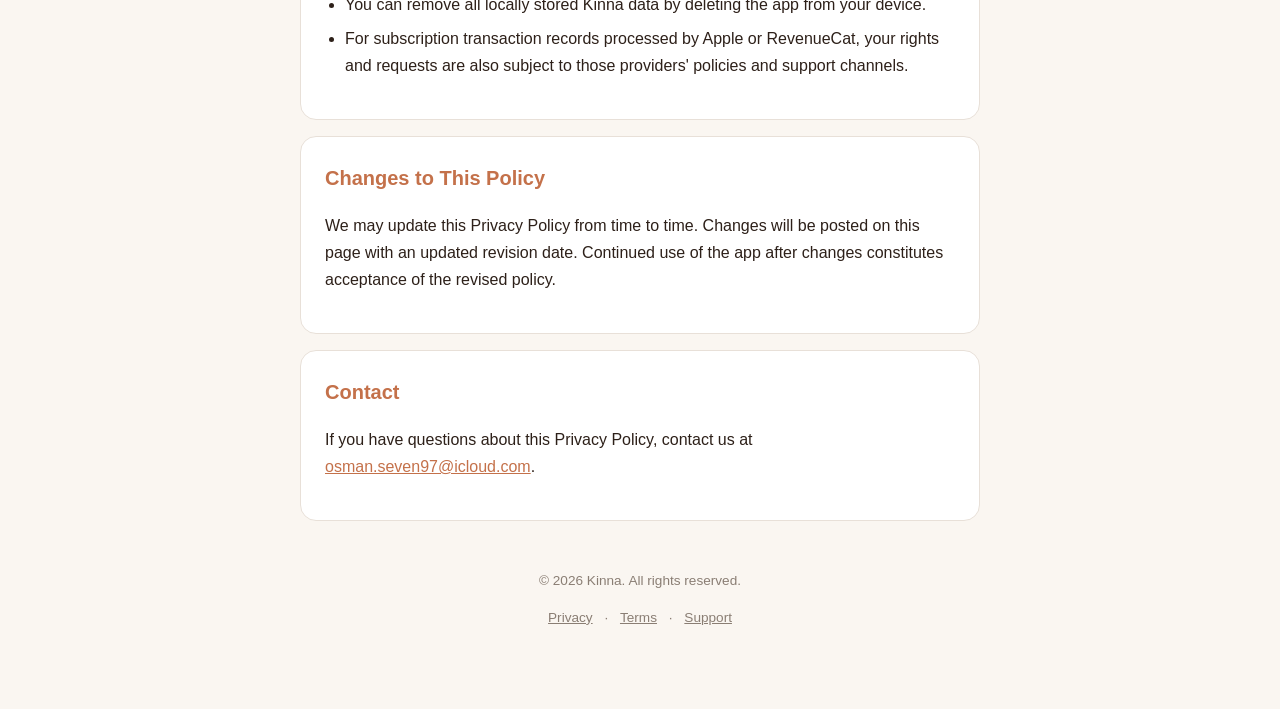
<file: docs/privacy.html>
<!doctype html>
<html lang="en">
<head>
  <meta charset="utf-8" />
  <meta name="viewport" content="width=device-width, initial-scale=1" />
  <title>Privacy Policy | Kinna</title>
  <link rel="stylesheet" href="style.css" />
</head>
<body>
  <div class="container">
    <header>
      <div class="brand">Kinna</div>
      <nav>
        <a href="index.html">Home</a>
        <a href="terms.html">Terms</a>
        <a href="support.html">Support</a>
      </nav>
    </header>

    <section class="hero">
      <h1>Privacy Policy</h1>
      <p class="subtitle">Last updated: April 5, 2026</p>
    </section>

    <div class="card">
      <h2>Overview</h2>
      <p>Kinna is a parenting companion app designed with privacy as a core principle. Baby profiles, health logs, notes, milestone progress, and most app activity are stored on your device. We do not operate servers that collect or host this content.</p>
      <p>Subscription purchases and premium entitlement checks are additionally handled by Apple and RevenueCat. Those services process transaction-related data required to determine your subscription status.</p>
    </div>

    <div class="card">
      <h2>Data Stored on Your Device</h2>
      <p>The following data is created and stored locally on your device using Apple's SwiftData framework:</p>
      <ul>
        <li>Baby profile (name, date of birth, gender)</li>
        <li>Parent role selection (mother, father, caregiver)</li>
        <li>Daily logs (feeding, sleep, diaper, notes)</li>
        <li>Growth records (weight, height)</li>
        <li>Vaccination records and schedules</li>
        <li>Food introduction and allergy logs</li>
        <li>Milestone progress tracking</li>
        <li>App preferences and settings</li>
      </ul>
      <p>This data never leaves your device. We cannot access, view, or recover it.</p>
    </div>

    <div class="card">
      <h2>Children's Privacy</h2>
      <p>Kinna takes children's privacy very seriously. The app is intended for parents and caregivers, not for direct use by children. Child-related information entered into the app may include sensitive health-related notes such as feeding, sleep, vaccines, growth, and food reactions.</p>
      <p>This information remains under the control of the parent or caregiver on their device. We do not knowingly collect children's personal information to a Kinna-operated server.</p>
    </div>

    <div class="card">
      <h2>Third-Party Services</h2>
      <p>Kinna uses the following service providers:</p>
      <ul>
        <li><strong>RevenueCat</strong> — manages subscription purchase, restore, and entitlement verification. Apple and RevenueCat process subscription transaction data, product identifiers, entitlement status, and an app user identifier required to determine your premium status. Based on the current app code, RevenueCat does not receive your child's profile, health logs, food history, milestone progress, or notes. For details, see <a href="https://www.revenuecat.com/privacy/" target="_blank" rel="noopener">RevenueCat's Privacy Policy</a>.</li>
        <li><strong>PostHog</strong> — collects anonymous usage statistics such as which screens are viewed and which features are used. PostHog is hosted in the EU (Frankfurt). No personal information, baby data, health records, or device identifiers are included in these analytics events. For details, see <a href="https://posthog.com/privacy" target="_blank" rel="noopener">PostHog's Privacy Policy</a>.</li>
      </ul>
      <p>Apple also processes subscription transactions through the App Store under Apple's own terms and privacy practices.</p>
    </div>

    <div class="card">
      <h2>Analytics</h2>
      <p>Kinna collects anonymous usage statistics through PostHog (EU-hosted) to understand which features are most useful and improve the app experience. These analytics events contain:</p>
      <ul>
        <li>Screen names viewed (e.g., "home", "tracking", "vaccines")</li>
        <li>Feature usage counts (e.g., "feeding timer used", "diaper logged")</li>
        <li>Onboarding and paywall interaction events</li>
      </ul>
      <p>These analytics events do <strong>not</strong> contain:</p>
      <ul>
        <li>Your baby's name, date of birth, or any personal information</li>
        <li>Health records, feeding times, sleep data, or growth measurements</li>
        <li>Your location, contacts, photos, or advertising identifiers</li>
        <li>Any data that could identify you or your child personally</li>
      </ul>
      <p>We do not use advertising SDKs or tracking frameworks. Apple may still provide its own App Store or device-level analytics if you enable those settings on your Apple account or device.</p>
    </div>

    <div class="card">
      <h2>Data Retention and Deletion</h2>
      <p>Since all data is stored on your device:</p>
      <ul>
        <li>Your data persists as long as the app is installed on your device.</li>
        <li>Kinna does not currently provide a single in-app erase-all screen for every record type.</li>
        <li>Deleting the app removes locally stored Kinna data from your device.</li>
        <li>We cannot recover deleted data as we never had access to it.</li>
      </ul>
      <p>Subscription transaction records are additionally handled by Apple and RevenueCat under their own systems and policies.</p>
    </div>

    <div class="card">
      <h2>Your Rights</h2>
      <p>Under applicable data protection regulations, including KVKK in Turkey and GDPR in the EU where applicable:</p>
      <ul>
        <li>You remain in direct control of most Kinna data because it resides on your device.</li>
        <li>You can review and update app content where editing is available in the app.</li>
        <li>You can remove all locally stored Kinna data by deleting the app from your device.</li>
        <li>For subscription transaction records processed by Apple or RevenueCat, your rights and requests are also subject to those providers' policies and support channels.</li>
      </ul>
    </div>

    <div class="card">
      <h2>Changes to This Policy</h2>
      <p>We may update this Privacy Policy from time to time. Changes will be posted on this page with an updated revision date. Continued use of the app after changes constitutes acceptance of the revised policy.</p>
    </div>

    <div class="card">
      <h2>Contact</h2>
      <p>If you have questions about this Privacy Policy, contact us at <a href="mailto:osman.seven97@icloud.com">osman.seven97@icloud.com</a>.</p>
    </div>

    <footer>
      <p>&copy; 2026 Kinna. All rights reserved.</p>
      <a href="privacy.html">Privacy</a> &middot;
      <a href="terms.html">Terms</a> &middot;
      <a href="support.html">Support</a>
    </footer>
  </div>
</body>
</html>
</file>
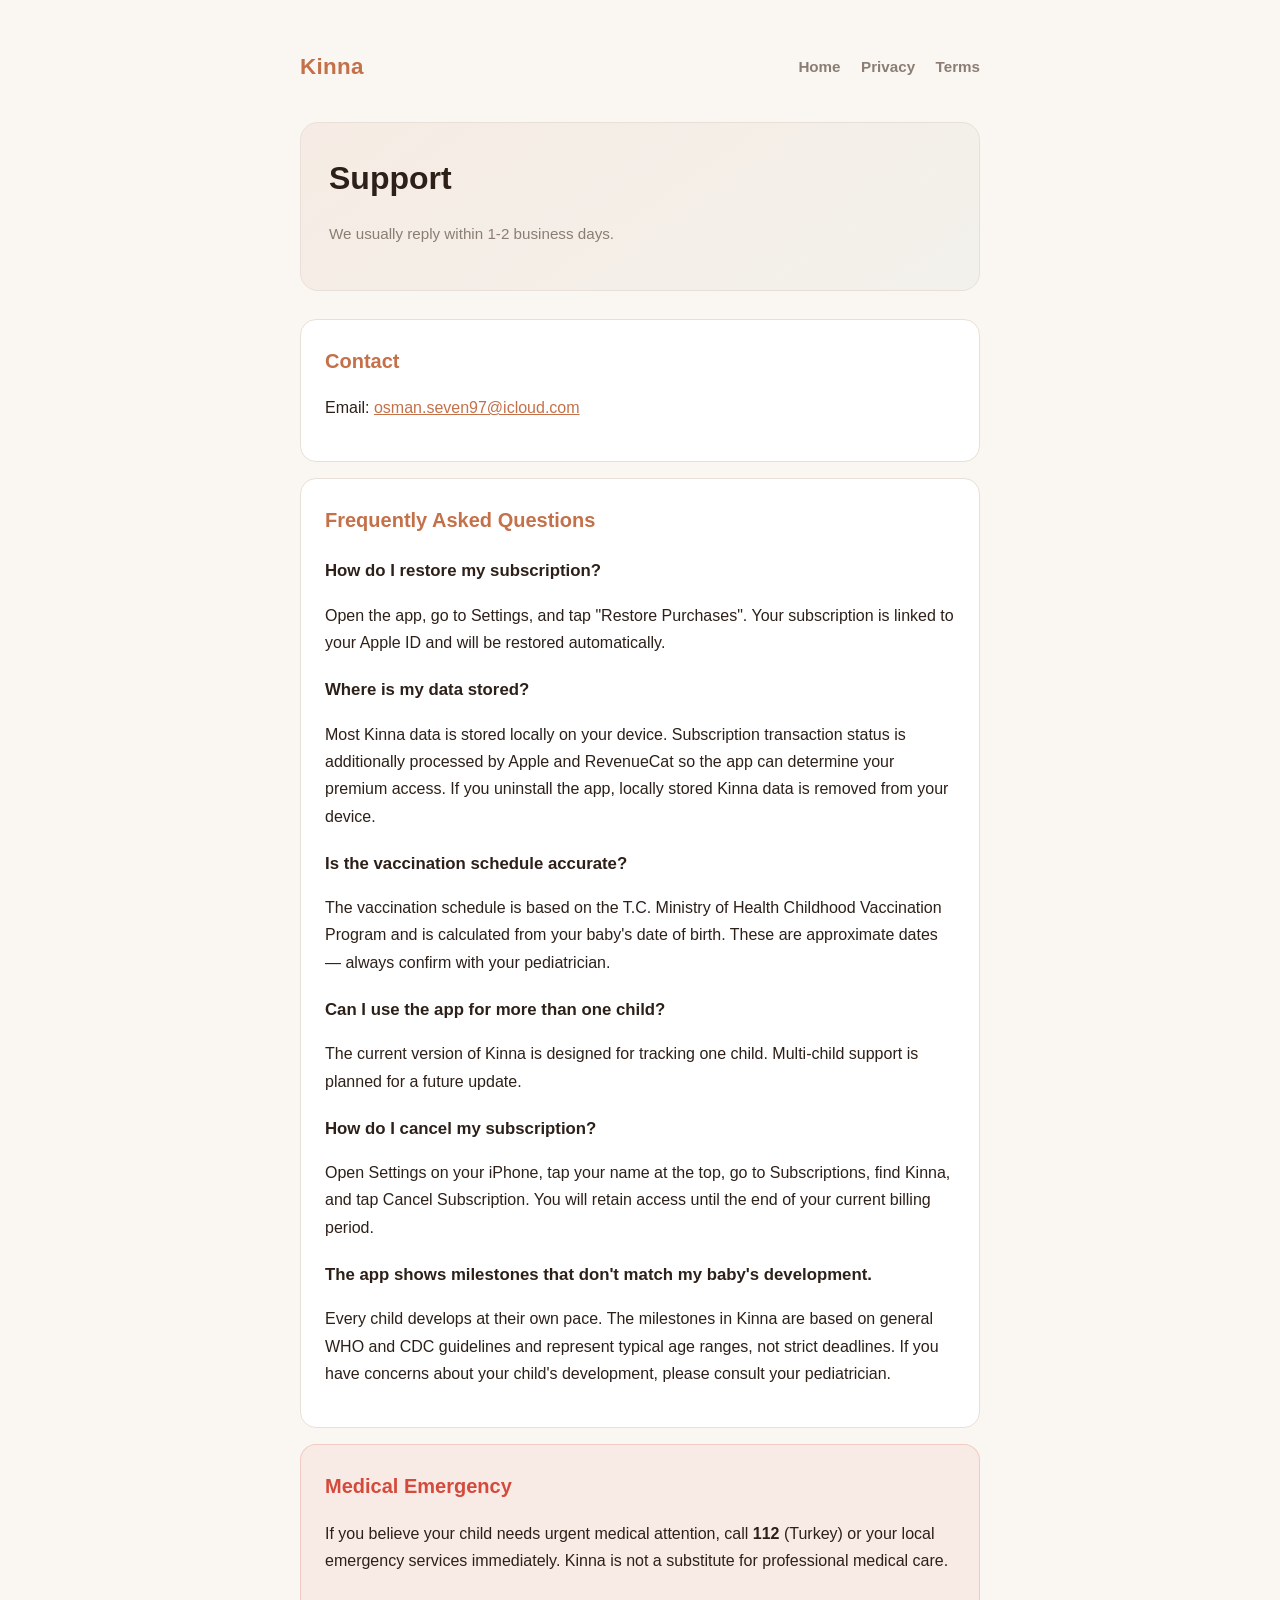
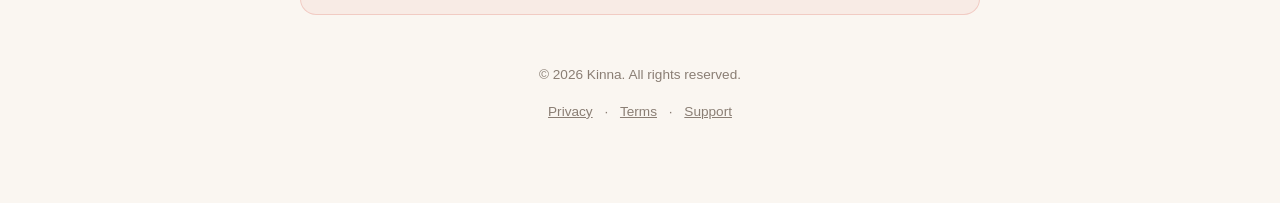
<file: docs/support.html>
<!doctype html>
<html lang="en">
<head>
  <meta charset="utf-8" />
  <meta name="viewport" content="width=device-width, initial-scale=1" />
  <title>Support | Kinna</title>
  <link rel="stylesheet" href="style.css" />
</head>
<body>
  <div class="container">
    <header>
      <div class="brand">Kinna</div>
      <nav>
        <a href="index.html">Home</a>
        <a href="privacy.html">Privacy</a>
        <a href="terms.html">Terms</a>
      </nav>
    </header>

    <section class="hero">
      <h1>Support</h1>
      <p class="subtitle">We usually reply within 1-2 business days.</p>
    </section>

    <div class="card">
      <h2>Contact</h2>
      <p>Email: <a href="mailto:osman.seven97@icloud.com">osman.seven97@icloud.com</a></p>
    </div>

    <div class="card">
      <h2>Frequently Asked Questions</h2>

      <h3>How do I restore my subscription?</h3>
      <p>Open the app, go to Settings, and tap "Restore Purchases". Your subscription is linked to your Apple ID and will be restored automatically.</p>

      <h3>Where is my data stored?</h3>
      <p>Most Kinna data is stored locally on your device. Subscription transaction status is additionally processed by Apple and RevenueCat so the app can determine your premium access. If you uninstall the app, locally stored Kinna data is removed from your device.</p>

      <h3>Is the vaccination schedule accurate?</h3>
      <p>The vaccination schedule is based on the T.C. Ministry of Health Childhood Vaccination Program and is calculated from your baby's date of birth. These are approximate dates — always confirm with your pediatrician.</p>

      <h3>Can I use the app for more than one child?</h3>
      <p>The current version of Kinna is designed for tracking one child. Multi-child support is planned for a future update.</p>

      <h3>How do I cancel my subscription?</h3>
      <p>Open Settings on your iPhone, tap your name at the top, go to Subscriptions, find Kinna, and tap Cancel Subscription. You will retain access until the end of your current billing period.</p>

      <h3>The app shows milestones that don't match my baby's development.</h3>
      <p>Every child develops at their own pace. The milestones in Kinna are based on general WHO and CDC guidelines and represent typical age ranges, not strict deadlines. If you have concerns about your child's development, please consult your pediatrician.</p>
    </div>

    <div class="card-alert">
      <h2>Medical Emergency</h2>
      <p>If you believe your child needs urgent medical attention, call <strong>112</strong> (Turkey) or your local emergency services immediately. Kinna is not a substitute for professional medical care.</p>
    </div>

    <footer>
      <p>&copy; 2026 Kinna. All rights reserved.</p>
      <a href="privacy.html">Privacy</a> &middot;
      <a href="terms.html">Terms</a> &middot;
      <a href="support.html">Support</a>
    </footer>
  </div>
</body>
</html>
</file>
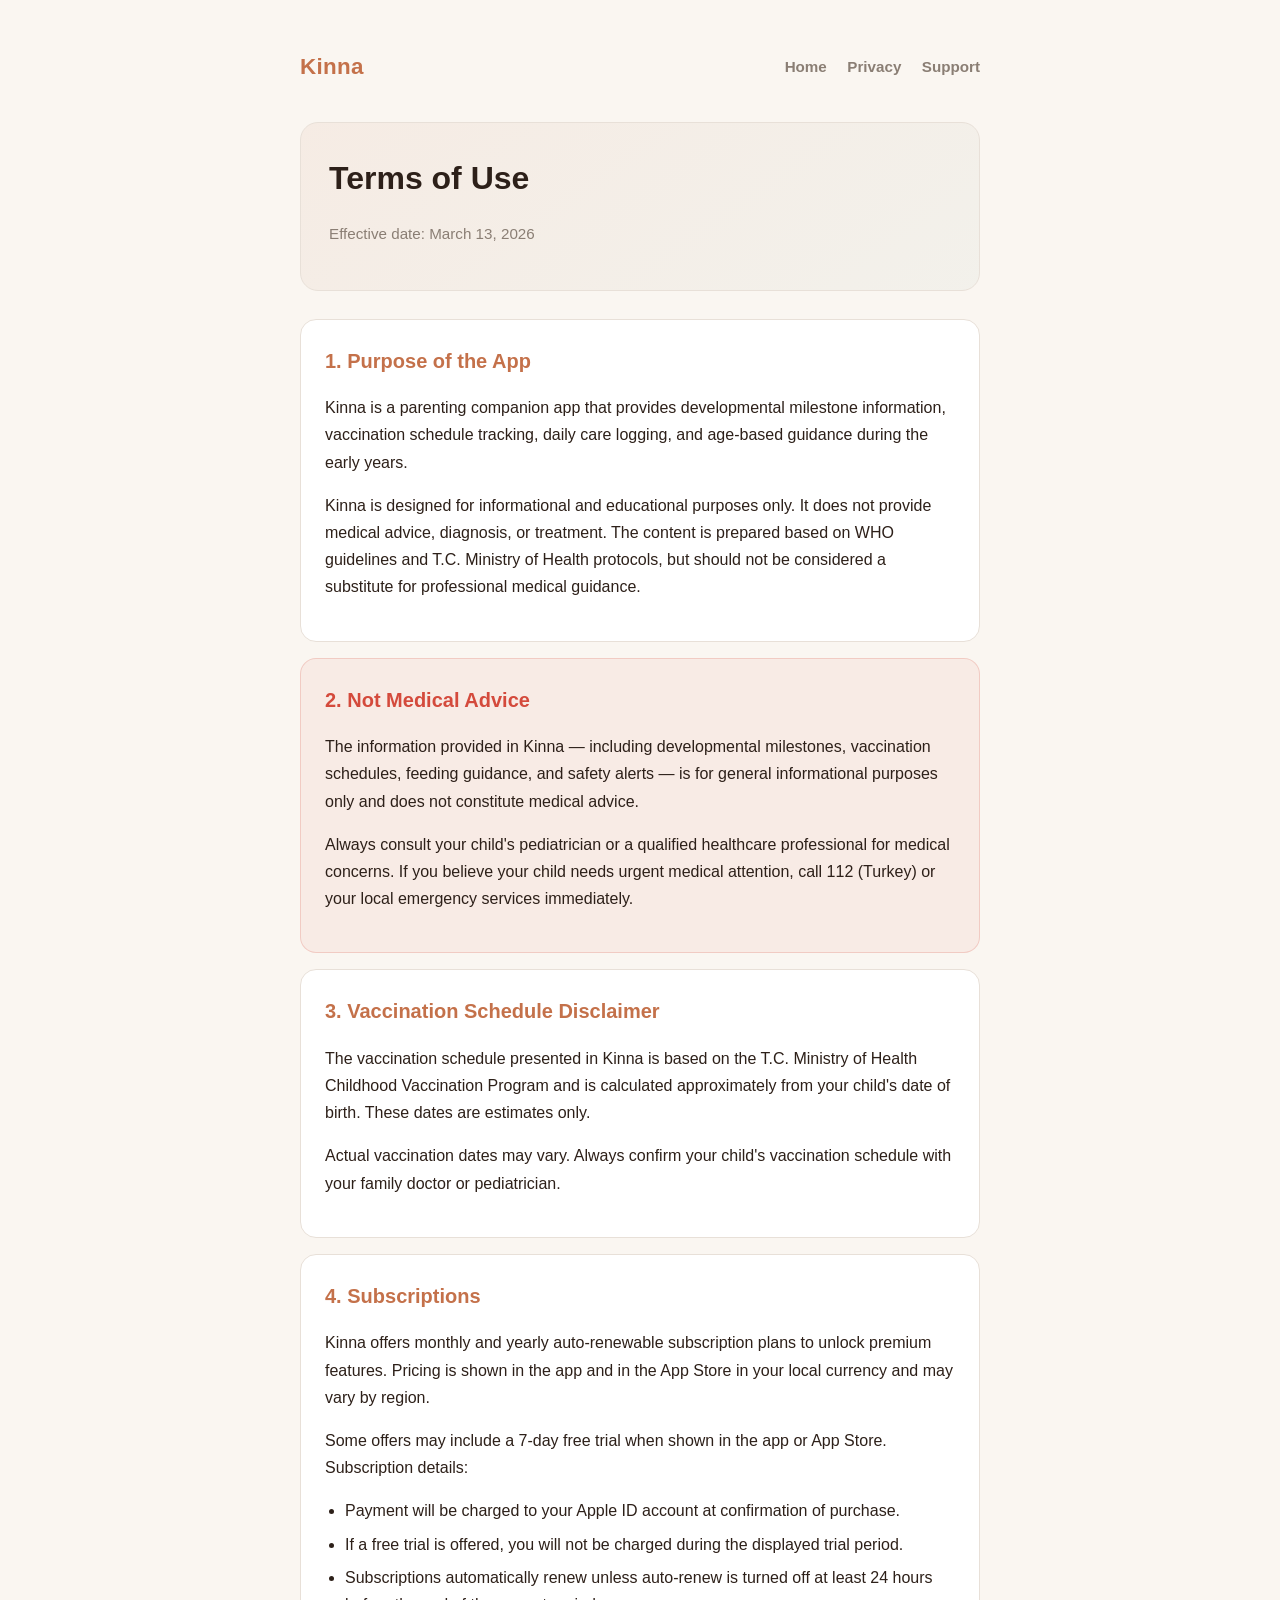
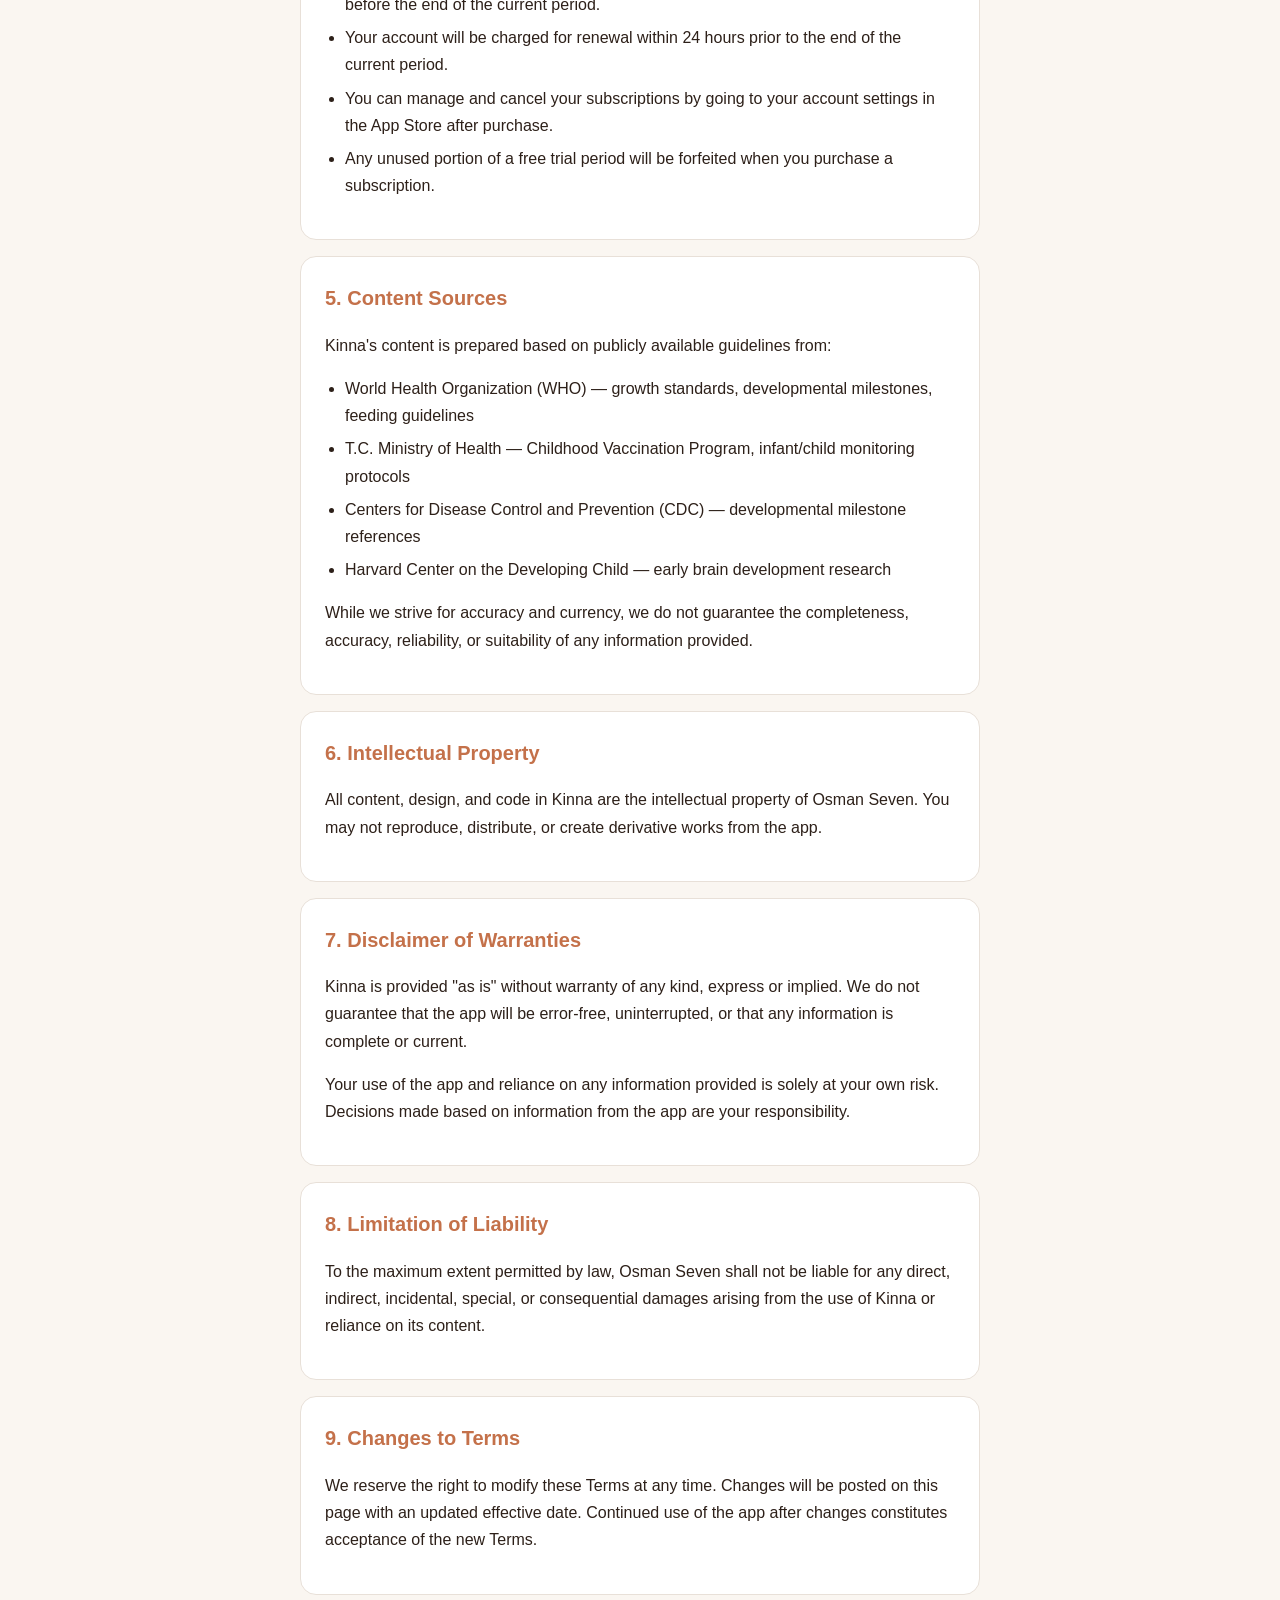
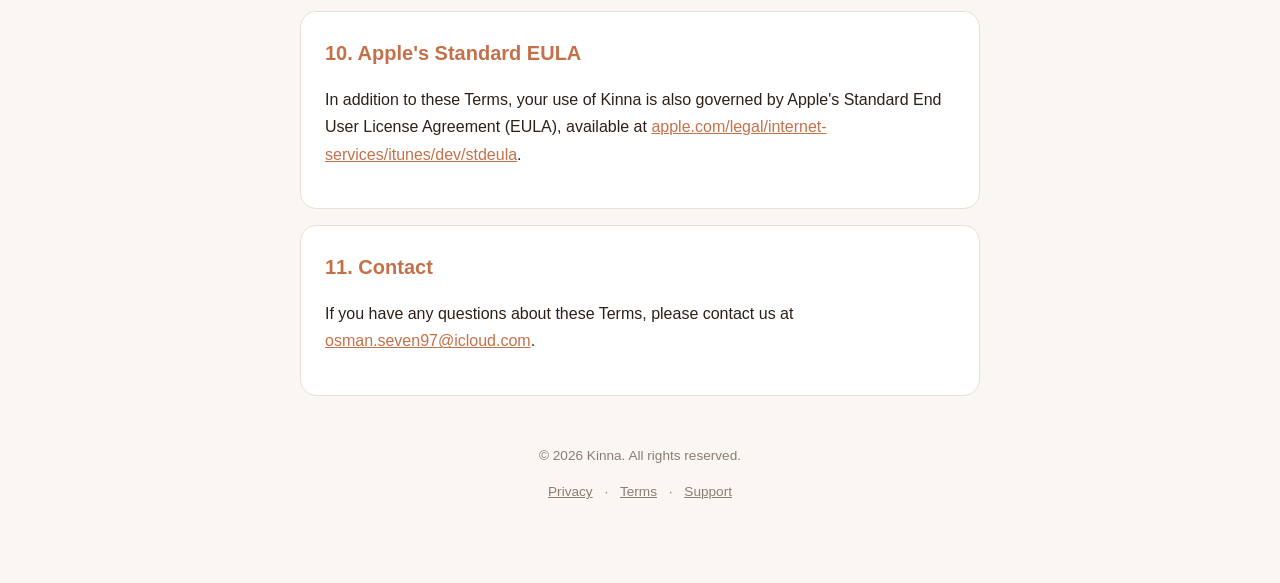
<file: docs/terms.html>
<!doctype html>
<html lang="en">
<head>
  <meta charset="utf-8" />
  <meta name="viewport" content="width=device-width, initial-scale=1" />
  <title>Terms of Use | Kinna</title>
  <link rel="stylesheet" href="style.css" />
</head>
<body>
  <div class="container">
    <header>
      <div class="brand">Kinna</div>
      <nav>
        <a href="index.html">Home</a>
        <a href="privacy.html">Privacy</a>
        <a href="support.html">Support</a>
      </nav>
    </header>

    <section class="hero">
      <h1>Terms of Use</h1>
      <p class="subtitle">Effective date: March 13, 2026</p>
    </section>

    <div class="card">
      <h2>1. Purpose of the App</h2>
      <p>Kinna is a parenting companion app that provides developmental milestone information, vaccination schedule tracking, daily care logging, and age-based guidance during the early years.</p>
      <p>Kinna is designed for informational and educational purposes only. It does not provide medical advice, diagnosis, or treatment. The content is prepared based on WHO guidelines and T.C. Ministry of Health protocols, but should not be considered a substitute for professional medical guidance.</p>
    </div>

    <div class="card-alert">
      <h2>2. Not Medical Advice</h2>
      <p>The information provided in Kinna — including developmental milestones, vaccination schedules, feeding guidance, and safety alerts — is for general informational purposes only and does not constitute medical advice.</p>
      <p>Always consult your child's pediatrician or a qualified healthcare professional for medical concerns. If you believe your child needs urgent medical attention, call 112 (Turkey) or your local emergency services immediately.</p>
    </div>

    <div class="card">
      <h2>3. Vaccination Schedule Disclaimer</h2>
      <p>The vaccination schedule presented in Kinna is based on the T.C. Ministry of Health Childhood Vaccination Program and is calculated approximately from your child's date of birth. These dates are estimates only.</p>
      <p>Actual vaccination dates may vary. Always confirm your child's vaccination schedule with your family doctor or pediatrician.</p>
    </div>

    <div class="card">
      <h2>4. Subscriptions</h2>
      <p>Kinna offers monthly and yearly auto-renewable subscription plans to unlock premium features. Pricing is shown in the app and in the App Store in your local currency and may vary by region.</p>
      <p>Some offers may include a 7-day free trial when shown in the app or App Store. Subscription details:</p>
      <ul>
        <li>Payment will be charged to your Apple ID account at confirmation of purchase.</li>
        <li>If a free trial is offered, you will not be charged during the displayed trial period.</li>
        <li>Subscriptions automatically renew unless auto-renew is turned off at least 24 hours before the end of the current period.</li>
        <li>Your account will be charged for renewal within 24 hours prior to the end of the current period.</li>
        <li>You can manage and cancel your subscriptions by going to your account settings in the App Store after purchase.</li>
        <li>Any unused portion of a free trial period will be forfeited when you purchase a subscription.</li>
      </ul>
    </div>

    <div class="card">
      <h2>5. Content Sources</h2>
      <p>Kinna's content is prepared based on publicly available guidelines from:</p>
      <ul>
        <li>World Health Organization (WHO) — growth standards, developmental milestones, feeding guidelines</li>
        <li>T.C. Ministry of Health — Childhood Vaccination Program, infant/child monitoring protocols</li>
        <li>Centers for Disease Control and Prevention (CDC) — developmental milestone references</li>
        <li>Harvard Center on the Developing Child — early brain development research</li>
      </ul>
      <p>While we strive for accuracy and currency, we do not guarantee the completeness, accuracy, reliability, or suitability of any information provided.</p>
    </div>

    <div class="card">
      <h2>6. Intellectual Property</h2>
      <p>All content, design, and code in Kinna are the intellectual property of Osman Seven. You may not reproduce, distribute, or create derivative works from the app.</p>
    </div>

    <div class="card">
      <h2>7. Disclaimer of Warranties</h2>
      <p>Kinna is provided "as is" without warranty of any kind, express or implied. We do not guarantee that the app will be error-free, uninterrupted, or that any information is complete or current.</p>
      <p>Your use of the app and reliance on any information provided is solely at your own risk. Decisions made based on information from the app are your responsibility.</p>
    </div>

    <div class="card">
      <h2>8. Limitation of Liability</h2>
      <p>To the maximum extent permitted by law, Osman Seven shall not be liable for any direct, indirect, incidental, special, or consequential damages arising from the use of Kinna or reliance on its content.</p>
    </div>

    <div class="card">
      <h2>9. Changes to Terms</h2>
      <p>We reserve the right to modify these Terms at any time. Changes will be posted on this page with an updated effective date. Continued use of the app after changes constitutes acceptance of the new Terms.</p>
    </div>

    <div class="card">
      <h2>10. Apple's Standard EULA</h2>
      <p>In addition to these Terms, your use of Kinna is also governed by Apple's Standard End User License Agreement (EULA), available at <a href="https://www.apple.com/legal/internet-services/itunes/dev/stdeula/" target="_blank" rel="noopener">apple.com/legal/internet-services/itunes/dev/stdeula</a>.</p>
    </div>

    <div class="card">
      <h2>11. Contact</h2>
      <p>If you have any questions about these Terms, please contact us at <a href="mailto:osman.seven97@icloud.com">osman.seven97@icloud.com</a>.</p>
    </div>

    <footer>
      <p>&copy; 2026 Kinna. All rights reserved.</p>
      <a href="privacy.html">Privacy</a> &middot;
      <a href="terms.html">Terms</a> &middot;
      <a href="support.html">Support</a>
    </footer>
  </div>
</body>
</html>
</file>
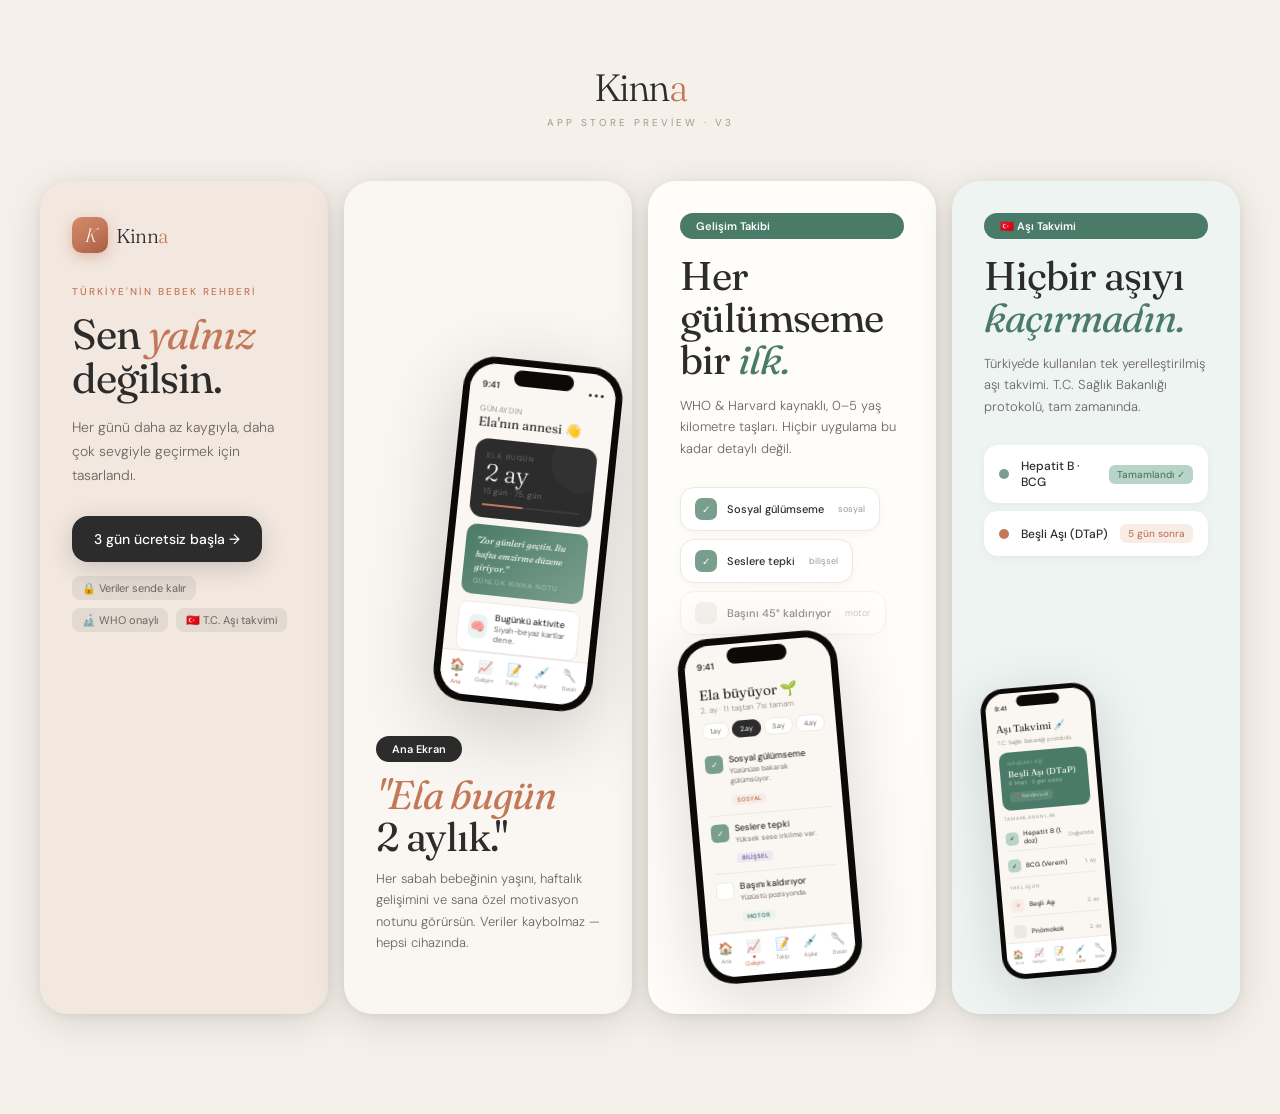
<file: Sonnet Tasarım/kinna-appstore (14).html>
<!DOCTYPE html>
<html lang="tr">
<head>
<meta charset="UTF-8">
<meta name="viewport" content="width=device-width, initial-scale=1.0">
<title>Kinna — App Store Preview</title>
<link href="https://fonts.googleapis.com/css2?family=Fraunces:ital,opsz,wght@0,9..144,200;0,9..144,300;0,9..144,400;0,9..144,500;1,9..144,200;1,9..144,300;1,9..144,400;1,9..144,500&family=DM+Sans:wght@300;400;500&display=swap" rel="stylesheet">
<style>
*,*::before,*::after{box-sizing:border-box;margin:0;padding:0}
:root{
  --cream:#FAF7F2;--blush:#F2E8DF;--warm:#FFFDF9;
  --sage:#7A9E8E;--sage-d:#4A7A68;--sage-l:#B8D4C8;
  --terra:#C4785A;--terra-l:#EDD5C5;--terra-p:#F7EDE6;
  --char:#2C2C2C;--mid:#6B6560;--light:#A09890;--pale:#EDE8E2;
}
body{
  background:#F5F0EA;
  font-family:'DM Sans',sans-serif;
  padding:64px 40px 100px;
  display:flex;flex-direction:column;align-items:center;
}

/* page header */
.pg-hdr{text-align:center;margin-bottom:52px}
.pg-logo{font-family:'Fraunces',serif;font-size:38px;font-weight:300;color:var(--char);letter-spacing:-1.5px}
.pg-logo span{color:var(--terra)}
.pg-sub{font-size:10px;letter-spacing:3px;text-transform:uppercase;color:var(--light);margin-top:5px}

/* strip */
.strip{
  display:flex;gap:16px;
  max-width:1380px;width:100%;
  align-items:stretch;
}

/* card — each is a standalone poster */
.card{
  flex:1;min-width:0;
  border-radius:28px;overflow:hidden;
  position:relative;
  display:flex;flex-direction:column;
  min-height:620px;
  box-shadow:0 8px 40px rgba(0,0,0,.12), 0 2px 8px rgba(0,0,0,.06);
}

/* ════════════════════════════
   CARD 1 — DUYGUSAL AÇILIŞ
   "İlk kez uyuduğun o gece."
════════════════════════════ */
.c1{background:var(--blush)}
.c1-photo{
  position:absolute;inset:0;
  background-image:url('https://images.unsplash.com/photo-1555252333-9f8e92e65df9?w=800&q=80');
  background-size:cover;background-position:center 30%;
  opacity:0.22;
}
.c1-overlay{
  position:absolute;inset:0;
  background:linear-gradient(180deg,rgba(242,232,223,0) 0%,rgba(242,232,223,0.5) 50%,rgba(242,232,223,1) 100%);
}

.c1-content{
  position:relative;z-index:2;
  display:flex;flex-direction:column;
  height:100%;padding:36px 32px 36px;
}

.c1-kinna{
  display:flex;align-items:center;gap:8px;margin-bottom:32px;
}
.c1-k-icon{
  width:36px;height:36px;background:var(--terra);border-radius:10px;
  display:flex;align-items:center;justify-content:center;font-size:18px;
  box-shadow:0 4px 14px rgba(196,120,90,.35);
}
.c1-k-name{font-family:'Fraunces',serif;font-size:20px;font-weight:300;color:var(--char);letter-spacing:-.5px}
.c1-k-name span{color:var(--terra)}

.c1-text{margin-top:0}
.c1-eyebrow{font-size:10px;letter-spacing:2px;text-transform:uppercase;color:var(--terra);font-weight:500;margin-bottom:14px}
.c1-headline{
  font-family:'Fraunces',serif;font-size:42px;font-weight:400;
  color:var(--char);line-height:1.05;letter-spacing:-1px;margin-bottom:16px;
}
.c1-headline em{font-style:italic;color:var(--terra)}
.c1-sub{font-size:14px;color:var(--mid);line-height:1.7;font-weight:300;margin-bottom:28px;max-width:260px}
.c1-cta{
  display:inline-flex;align-items:center;gap:8px;
  background:var(--char);color:white;border-radius:16px;padding:14px 22px;
  font-size:14px;font-weight:500;box-shadow:0 6px 24px rgba(44,44,44,.2);width:fit-content;
}
.c1-k-name{font-family:'Fraunces',serif;font-size:20px;font-weight:300;color:var(--char);letter-spacing:-.5px}
.c1-k-name span{color:var(--terra)}

/* ════════════════════════════
   CARD 2 — ANA EKRAN
   "Ela bugün 2 aylık."
════════════════════════════ */
.c2{background:var(--cream)}

.c2-photo{
  position:absolute;
  top:0;left:0;right:0;height:55%;
  background-image:url('https://images.unsplash.com/photo-1519689680058-324335c77eba?w=800&q=80');
  background-size:cover;background-position:center 20%;
}
.c2-photo-fade{
  position:absolute;
  top:0;left:0;right:0;height:55%;
  background:linear-gradient(180deg, rgba(250,247,242,0) 30%, var(--cream) 100%);
}

.c2-content{
  position:relative;z-index:2;
  display:flex;flex-direction:column;
  height:100%;
}
.c2-spacer{flex:1;min-height:280px}

.c2-bottom{padding:0 32px 36px}
.c2-eyebrow{font-size:10px;letter-spacing:2px;text-transform:uppercase;color:var(--terra);font-weight:500;margin-bottom:12px}
.c2-headline{
  font-family:'Fraunces',serif;
  font-size:40px;font-weight:400;
  color:var(--char);line-height:1.05;
  letter-spacing:-1px;margin-bottom:10px;
}
.c2-headline em{font-style:italic;color:var(--terra)}
.c2-sub{font-size:13px;color:var(--mid);line-height:1.65;font-weight:300;margin-bottom:24px}

/* floating phone — small, tilted, feels alive */
.c2-phone-wrap{
  position:absolute;
  right:24px;top:180px;
  z-index:10;
  transform:rotate(6deg);
  filter:drop-shadow(0 20px 40px rgba(0,0,0,.18));
}

/* ════════════════════════════
   CARD 3 — GELİŞİM
   "Her gülümseme bir ilk."
════════════════════════════ */
.c3{background:var(--warm)}

.c3-photo{
  position:absolute;
  right:-20px;top:0;bottom:0;width:55%;
  background-image:url('https://images.unsplash.com/photo-1542037104857-ffbb0b9155fb?w=800&q=80');
  background-size:cover;background-position:left center;
  border-radius:0 28px 28px 0;
}
.c3-photo-fade{
  position:absolute;
  right:-20px;top:0;bottom:0;width:65%;
  background:linear-gradient(90deg, var(--warm) 25%, rgba(255,253,249,0) 80%);
}

.c3-content{
  position:relative;z-index:2;
  padding:32px 32px;
  height:100%;display:flex;flex-direction:column;
}

.c3-eyebrow{font-size:10px;letter-spacing:2px;text-transform:uppercase;color:var(--sage-d);font-weight:500;margin-bottom:16px}
.c3-headline{
  font-family:'Fraunces',serif;
  font-size:40px;font-weight:400;
  color:var(--char);line-height:1.05;
  letter-spacing:-1px;margin-bottom:14px;
  max-width:240px;
}
.c3-headline em{font-style:italic;color:var(--sage-d)}
.c3-sub{font-size:13px;color:var(--mid);line-height:1.65;font-weight:300;margin-bottom:28px;max-width:220px}

/* milestone pills */
.milestones{display:flex;flex-direction:column;gap:8px;margin-bottom:auto}
.ms{
  display:flex;align-items:center;gap:10px;
  background:white;border-radius:14px;padding:10px 14px;
  border:1px solid var(--pale);
  box-shadow:0 2px 8px rgba(0,0,0,.04);
  width:fit-content;
}
.ms-chk{width:22px;height:22px;border-radius:7px;display:flex;align-items:center;justify-content:center;font-size:10px;flex-shrink:0}
.ms-y{background:var(--sage);color:white}
.ms-n{background:var(--pale)}
.ms-txt{font-size:11px;font-weight:500;color:var(--char)}
.ms-tag{font-size:9px;color:var(--light);margin-left:4px}

.c3-phone-wrap{
  margin-top:auto;
  transform:rotate(-5deg) translateX(10px);
  filter:drop-shadow(0 16px 36px rgba(0,0,0,.14));
  align-self:flex-start;
}

/* ════════════════════════════
   CARD 4 — AŞI / GÜVEN
   "Hiçbir aşıyı kaçırmadın."
════════════════════════════ */
.c4{background:#EDF4F1}

.c4-photo{
  position:absolute;inset:0;
  background-image:url('https://images.unsplash.com/photo-1584515933487-779824d29309?w=800&q=80');
  background-size:cover;background-position:center 25%;
  opacity:0.18;
}
.c4-overlay{
  position:absolute;inset:0;
  background:linear-gradient(180deg,
    rgba(237,244,241,0) 0%,
    rgba(237,244,241,0.6) 50%,
    rgba(237,244,241,1) 70%
  );
}

.c4-content{
  position:relative;z-index:2;
  padding:32px 32px 36px;
  height:100%;display:flex;flex-direction:column;
}

.c4-eyebrow{font-size:10px;letter-spacing:2px;text-transform:uppercase;color:var(--sage-d);font-weight:500;margin-bottom:0}
.c4-text{margin-top:0}
.c4-headline{
  font-family:'Fraunces',serif;
  font-size:40px;font-weight:400;
  color:var(--char);line-height:1.05;
  letter-spacing:-1px;margin-bottom:14px;
}
.c4-headline em{font-style:italic;color:var(--sage-d)}
.c4-sub{font-size:13px;color:var(--mid);line-height:1.65;font-weight:300;margin-bottom:28px;max-width:250px}

/* vaccine cards */
.vax-cards{display:flex;flex-direction:column;gap:8px;margin-bottom:28px}
.vax-card{
  background:white;border-radius:14px;padding:12px 14px;
  display:flex;align-items:center;gap:12px;
  box-shadow:0 2px 8px rgba(0,0,0,.05);border:1px solid rgba(255,255,255,.8);
}
.vax-dot{width:10px;height:10px;border-radius:50%;flex-shrink:0}
.vax-name{font-size:12px;font-weight:500;color:var(--char);flex:1}
.vax-badge{font-size:10px;padding:3px 8px;border-radius:6px;font-weight:500}
.vb-done{background:var(--sage-l);color:var(--sage-d)}
.vb-soon{background:var(--terra-p);color:var(--terra)}

.c4-phone-wrap{
  margin-top:auto;
  transform:rotate(-5deg) translateX(10px);
  filter:drop-shadow(0 16px 36px rgba(0,0,0,.14));
  align-self:flex-start;
  zoom:0.72;
}

/* ════════════════
   SHARED PHONE
════════════════ */
.phone{
  width:160px;
  background:#0C0A08;
  border-radius:32px;padding:7px;
  box-shadow:
    0 0 0 1px rgba(255,255,255,.08),
    inset 0 1px 0 rgba(255,255,255,.06);
}
.phone-lg{width:180px;border-radius:36px;padding:8px}
.pscreen{border-radius:26px;overflow:hidden;position:relative}
.pscreen-lg{border-radius:30px}
.pdi{width:60px;height:16px;background:#0C0A08;border-radius:10px;position:absolute;top:11px;left:50%;transform:translateX(-50%);z-index:10}
.pdi-lg{width:68px;height:19px;top:13px}

/* phone screen — home */
.ps-home{background:var(--cream);min-height:300px;display:flex;flex-direction:column}
.ps-sbar{height:32px;display:flex;align-items:center;justify-content:space-between;padding:10px 12px 0;background:var(--cream)}
.ps-sbar-t{font-size:9px;font-weight:600;color:var(--char)}
.ps-body{flex:1;padding:8px 12px 0;display:flex;flex-direction:column;gap:7px}
.ps-greet{font-size:8px;color:var(--light);letter-spacing:.6px;text-transform:uppercase}
.ps-name{font-family:'Fraunces',serif;font-size:13px;color:var(--char);margin-bottom:2px}
.ps-age{background:var(--char);border-radius:13px;padding:12px;position:relative;overflow:hidden}
.ps-age::before{content:'';position:absolute;top:-15px;right:-15px;width:60px;height:60px;background:rgba(255,255,255,.03);border-radius:50%}
.ps-age-l{font-size:7px;color:rgba(255,255,255,.3);letter-spacing:1px;text-transform:uppercase;margin-bottom:1px}
.ps-age-v{font-family:'Fraunces',serif;font-size:24px;font-weight:300;color:white;line-height:1}
.ps-age-s{font-size:8px;color:rgba(255,255,255,.3);margin-top:1px}
.ps-bar{margin-top:8px;height:2px;background:rgba(255,255,255,.07);border-radius:1px}
.ps-bar-f{width:42%;height:100%;background:var(--terra);border-radius:1px}
.ps-motiv{background:linear-gradient(135deg,var(--sage-d),var(--sage));border-radius:10px;padding:9px 11px}
.ps-motiv-q{font-family:'Fraunces',serif;font-size:9px;font-style:italic;color:white;line-height:1.5;margin-bottom:2px}
.ps-motiv-s{font-size:7px;color:rgba(255,255,255,.45);text-transform:uppercase;letter-spacing:.8px}
.ps-mini{background:white;border-radius:9px;padding:8px 10px;border:1px solid var(--pale);display:flex;gap:7px;align-items:center}
.ps-mini-i{width:24px;height:24px;border-radius:7px;display:flex;align-items:center;justify-content:center;font-size:12px}
.ps-mini-t{font-size:9px;font-weight:500;color:var(--char)}
.ps-mini-d{font-size:8px;color:var(--mid)}
.ps-tabs{height:44px;background:white;border-top:1px solid var(--pale);display:flex;align-items:flex-start;padding:6px 2px 0;margin-top:auto;flex-shrink:0}
.ps-tab{flex:1;display:flex;flex-direction:column;align-items:center;gap:1px}
.ps-tab-i{font-size:12px}
.ps-tab-l{font-size:6px;color:var(--light)}
.ps-tdot{width:3px;height:3px;border-radius:50%;background:var(--terra)}

/* phone screen — milestone */
.ps-mile{background:var(--cream);min-height:300px;display:flex;flex-direction:column}
.ps-m-body{flex:1;padding:8px 12px 0;display:flex;flex-direction:column}
.ps-m-title{font-family:'Fraunces',serif;font-size:14px;color:var(--char);margin-bottom:1px}
.ps-m-sub{font-size:8px;color:var(--light);margin-bottom:8px}
.ps-chips{display:flex;gap:3px;margin-bottom:8px}
.ps-chip{padding:3px 7px;border-radius:8px;font-size:7px;background:white;border:1px solid var(--pale);color:var(--mid)}
.ps-chip.on{background:var(--char);color:white;border-color:var(--char)}
.ps-mi{display:flex;gap:6px;align-items:flex-start;padding:7px 0;border-bottom:1px solid var(--pale)}
.ps-chk{width:18px;height:18px;border-radius:5px;display:flex;align-items:center;justify-content:center;font-size:8px;flex-shrink:0;margin-top:1px}
.ck-y{background:var(--sage);color:white}
.ck-n{background:white;border:1.5px solid var(--pale)}
.ps-mi-t{font-size:9px;font-weight:500;color:var(--char);margin-bottom:1px}
.ps-mi-d{font-size:7px;color:var(--mid);line-height:1.4}
.ps-tag{display:inline-block;padding:1px 5px;border-radius:3px;font-size:6px;font-weight:600;margin-top:2px;text-transform:uppercase}
.tm{background:#EAF3EF;color:var(--sage-d)}
.ts{background:#F7EDE6;color:var(--terra)}
.tc{background:#EEE8F5;color:#6B5C8F}

/* phone screen — vaccine */
.ps-vax{background:var(--cream);min-height:300px;display:flex;flex-direction:column}
.ps-v-body{flex:1;padding:8px 12px 0;display:flex;flex-direction:column;gap:5px}
.ps-v-title{font-family:'Fraunces',serif;font-size:14px;color:var(--char)}
.ps-v-sub{font-size:8px;color:var(--light);margin-bottom:3px}
.ps-vnext{background:var(--sage-d);border-radius:12px;padding:11px}
.ps-vn-l{font-size:7px;letter-spacing:1px;text-transform:uppercase;color:rgba(255,255,255,.45);margin-bottom:2px}
.ps-vn-n{font-family:'Fraunces',serif;font-size:12px;color:white;margin-bottom:1px}
.ps-vn-d{font-size:8px;color:rgba(255,255,255,.5)}
.ps-vn-pill{display:inline-block;background:rgba(255,255,255,.1);border-radius:5px;padding:2px 7px;font-size:7px;color:rgba(255,255,255,.7);margin-top:6px}
.ps-vg{font-size:7px;color:var(--light);letter-spacing:1px;text-transform:uppercase;margin-top:2px}
.ps-vi{display:flex;align-items:center;gap:7px;padding:6px 0;border-bottom:1px solid var(--pale)}
.ps-vs{width:18px;height:18px;border-radius:6px;display:flex;align-items:center;justify-content:center;font-size:8px;flex-shrink:0}
.vsd{background:var(--sage-l)}
.vsn{background:var(--terra-p);color:var(--terra)}
.vsf{background:var(--pale)}
.ps-vn2{font-size:9px;font-weight:500;color:var(--char);flex:1}
.ps-va{font-size:8px;color:var(--light)}
</style>
</head>
<body>

<div class="pg-hdr">
  <div class="pg-logo">Kinn<span>a</span></div>
  <div class="pg-sub">App Store Preview · v3</div>
</div>

<div class="strip">

  <!-- ══════════════════════
       CARD 1 — AÇILIŞ
  ══════════════════════ -->
  <div class="card c1">
    <div class="c1-photo"></div>
    <div class="c1-overlay"></div>
    <div class="c1-content">
      <div class="c1-kinna">
        <div class="c1-k-icon" style="background:linear-gradient(150deg,#D4896A,#C4785A,#A85E42);width:36px;height:36px;border-radius:10px;display:flex;align-items:center;justify-content:center;box-shadow:0 4px 14px rgba(196,120,90,.4)">
            <svg width="22" height="22" viewBox="0 0 110 110"><text x="57" y="90" font-family="Fraunces,Georgia,serif" font-size="96" font-weight="300" font-style="italic" fill="white" fill-opacity=".97" text-anchor="middle" letter-spacing="-2">K</text></svg>
          </div>
        <div class="c1-k-name">Kinn<span>a</span></div>
      </div>
      <div class="c1-text">
        <div class="c1-eyebrow">Türkiye'nin bebek rehberi</div>
        <div class="c1-headline">
          Sen <em>yalnız</em><br>değilsin.
        </div>
        <div class="c1-sub">
          Her günü daha az kaygıyla, daha çok sevgiyle geçirmek için tasarlandı.
        </div>
        <div class="c1-cta">3 gün ücretsiz başla →</div>
        <div style="display:flex;gap:8px;flex-wrap:wrap;margin-top:14px">
          <div style="display:flex;align-items:center;gap:5px;background:rgba(44,44,44,.08);border-radius:8px;padding:5px 10px;font-size:11px;color:var(--mid)">🔒 Veriler sende kalır</div>
          <div style="display:flex;align-items:center;gap:5px;background:rgba(44,44,44,.08);border-radius:8px;padding:5px 10px;font-size:11px;color:var(--mid)">🔬 WHO onaylı</div>
          <div style="display:flex;align-items:center;gap:5px;background:rgba(44,44,44,.08);border-radius:8px;padding:5px 10px;font-size:11px;color:var(--mid)">🇹🇷 T.C. Aşı takvimi</div>
        </div>
      </div>
    </div>
  </div>

  <!-- ══════════════════════
       CARD 2 — ANA EKRAN
  ══════════════════════ -->
  <div class="card c2">
    <div class="c2-photo"></div>
    <div class="c2-photo-fade"></div>

    <!-- tilted phone top right -->
    <div class="c2-phone-wrap">
      <div class="phone">
        <div class="pdi"></div>
        <div class="pscreen" style="min-height:300px">
          <div class="ps-home">
            <div class="ps-sbar"><div class="ps-sbar-t">9:41</div><div style="display:flex;gap:3px"><div style="width:3px;height:3px;border-radius:50%;background:var(--char)"></div><div style="width:3px;height:3px;border-radius:50%;background:var(--char)"></div><div style="width:3px;height:3px;border-radius:50%;background:var(--char)"></div></div></div>
            <div class="ps-body">
              <div>
                <div class="ps-greet">Günaydın</div>
                <div class="ps-name">Ela'nın annesi 👋</div>
              </div>
              <div class="ps-age">
                <div class="ps-age-l">Ela bugün</div>
                <div class="ps-age-v">2 ay</div>
                <div class="ps-age-s">15 gün · 75. gün</div>
                <div class="ps-bar"><div class="ps-bar-f"></div></div>
              </div>
              <div class="ps-motiv">
                <div class="ps-motiv-q">"Zor günleri geçtin. Bu hafta emzirme düzene giriyor."</div>
                <div class="ps-motiv-s">Günlük Kinna notu</div>
              </div>
              <div class="ps-mini">
                <div class="ps-mini-i" style="background:#EAF3EF">🧠</div>
                <div><div class="ps-mini-t">Bugünkü aktivite</div><div class="ps-mini-d">Siyah-beyaz kartlar dene.</div></div>
              </div>
            </div>
            <div class="ps-tabs">
              <div class="ps-tab" style="color:var(--terra)"><div class="ps-tab-i">🏠</div><div class="ps-tdot"></div><div class="ps-tab-l" style="color:var(--terra)">Ana</div></div>
              <div class="ps-tab"><div class="ps-tab-i">📈</div><div class="ps-tab-l">Gelişim</div></div>
              <div class="ps-tab"><div class="ps-tab-i">📝</div><div class="ps-tab-l">Takip</div></div>
              <div class="ps-tab"><div class="ps-tab-i">💉</div><div class="ps-tab-l">Aşılar</div></div>
              <div class="ps-tab"><div class="ps-tab-i">🥄</div><div class="ps-tab-l">Besin</div></div>
            </div>
          </div>
        </div>
      </div>
    </div>

    <div class="c2-content">
      <div class="c2-spacer"></div>
      <div class="c2-bottom">
        <div style="display:inline-flex;background:var(--char);color:white;border-radius:100px;padding:6px 16px;font-size:11px;font-weight:600;margin-bottom:12px">Ana Ekran</div>
        <div class="c2-headline">
          <em>"Ela bugün</em><br>2 aylık."
        </div>
        <div class="c2-sub">
          Her sabah bebeğinin yaşını, haftalık gelişimini ve sana özel motivasyon notunu görürsün. Veriler kaybolmaz — hepsi cihazında.
        </div>
      </div>
    </div>
  </div>

  <!-- ══════════════════════
       CARD 3 — GELİŞİM
  ══════════════════════ -->
  <div class="card c3">
    <div class="c3-photo"></div>
    <div class="c3-photo-fade"></div>

    <div class="c3-content">
      <div style="display:inline-flex;background:var(--sage-d);color:white;border-radius:100px;padding:6px 16px;font-size:11px;font-weight:600;margin-bottom:16px">Gelişim Takibi</div>
      <div class="c3-headline">
        Her<br>gülümseme<br>bir <em>ilk.</em>
      </div>
      <div class="c3-sub">
        WHO & Harvard kaynaklı, 0–5 yaş kilometre taşları. Hiçbir uygulama bu kadar detaylı değil.
      </div>

      <div class="milestones">
        <div class="ms">
          <div class="ms-chk ms-y">✓</div>
          <div class="ms-txt">Sosyal gülümseme</div>
          <div class="ms-tag">sosyal</div>
        </div>
        <div class="ms">
          <div class="ms-chk ms-y">✓</div>
          <div class="ms-txt">Seslere tepki</div>
          <div class="ms-tag">bilişsel</div>
        </div>
        <div class="ms" style="opacity:.5">
          <div class="ms-chk ms-n"></div>
          <div class="ms-txt">Başını 45° kaldırıyor</div>
          <div class="ms-tag">motor</div>
        </div>
      </div>

      <div class="c3-phone-wrap">
        <div class="phone">
          <div class="pdi"></div>
          <div class="pscreen" style="min-height:260px">
            <div class="ps-mile">
              <div class="ps-sbar" style="background:var(--cream)"><div class="ps-sbar-t">9:41</div></div>
              <div class="ps-m-body">
                <div class="ps-m-title">Ela büyüyor 🌱</div>
                <div class="ps-m-sub">2. ay · 11 taştan 7'si tamam</div>
                <div class="ps-chips">
                  <div class="ps-chip">1.ay</div><div class="ps-chip on">2.ay</div><div class="ps-chip">3.ay</div><div class="ps-chip">4.ay</div>
                </div>
                <div class="ps-mi"><div class="ps-chk ck-y">✓</div><div><div class="ps-mi-t">Sosyal gülümseme</div><div class="ps-mi-d">Yüzünüze bakarak gülümsüyor.</div><div class="ps-tag ts">sosyal</div></div></div>
                <div class="ps-mi"><div class="ps-chk ck-y">✓</div><div><div class="ps-mi-t">Seslere tepki</div><div class="ps-mi-d">Yüksek sese irkilme var.</div><div class="ps-tag tc">bilişsel</div></div></div>
                <div class="ps-mi"><div class="ps-chk ck-n"></div><div><div class="ps-mi-t">Başını kaldırıyor</div><div class="ps-mi-d">Yüzüstü pozisyonda.</div><div class="ps-tag tm">motor</div></div></div>
              </div>
              <div class="ps-tabs">
                <div class="ps-tab"><div class="ps-tab-i">🏠</div><div class="ps-tab-l">Ana</div></div>
                <div class="ps-tab"><div class="ps-tab-i">📈</div><div class="ps-tdot"></div><div class="ps-tab-l" style="color:var(--terra)">Gelişim</div></div>
                <div class="ps-tab"><div class="ps-tab-i">📝</div><div class="ps-tab-l">Takip</div></div>
                <div class="ps-tab"><div class="ps-tab-i">💉</div><div class="ps-tab-l">Aşılar</div></div>
                <div class="ps-tab"><div class="ps-tab-i">🥄</div><div class="ps-tab-l">Besin</div></div>
              </div>
            </div>
          </div>
        </div>
      </div>
    </div>
  </div>

  <!-- ══════════════════════
       CARD 4 — AŞI / GÜVEN
  ══════════════════════ -->
  <div class="card c4">
    <div class="c4-photo"></div>
    <div class="c4-overlay"></div>

    <div class="c4-content">
      <div style="display:inline-flex;background:var(--sage-d);color:white;border-radius:100px;padding:6px 16px;font-size:11px;font-weight:600;margin-bottom:16px">🇹🇷 Aşı Takvimi</div>
      <div class="c4-text">
        <div class="c4-headline">
          Hiçbir aşıyı<br><em>kaçırmadın.</em>
        </div>
        <div class="c4-sub">
          Türkiye'de kullanılan tek yerelleştirilmiş aşı takvimi. T.C. Sağlık Bakanlığı protokolü, tam zamanında.
        </div>
        <div class="vax-cards">
          <div class="vax-card">
            <div class="vax-dot" style="background:var(--sage)"></div>
            <div class="vax-name">Hepatit B · BCG</div>
            <div class="vax-badge vb-done">Tamamlandı ✓</div>
          </div>
          <div class="vax-card">
            <div class="vax-dot" style="background:var(--terra)"></div>
            <div class="vax-name">Beşli Aşı (DTaP)</div>
            <div class="vax-badge vb-soon">5 gün sonra</div>
          </div>
        </div>
      </div>

      <div class="c4-phone-wrap">
        <div class="phone">
          <div class="pdi"></div>
          <div class="pscreen" style="min-height:260px">
            <div class="ps-vax">
              <div class="ps-sbar" style="background:var(--cream)"><div class="ps-sbar-t">9:41</div></div>
              <div class="ps-v-body">
                <div class="ps-v-title">Aşı Takvimi 💉</div>
                <div class="ps-v-sub">T.C. Sağlık Bakanlığı protokolü</div>
                <div class="ps-vnext">
                  <div class="ps-vn-l">Sıradaki aşı</div>
                  <div class="ps-vn-n">Beşli Aşı (DTaP)</div>
                  <div class="ps-vn-d">6 Mart · 5 gün sonra</div>
                  <div class="ps-vn-pill">📍 Randevu al</div>
                </div>
                <div class="ps-vg">Tamamlananlar</div>
                <div class="ps-vi"><div class="ps-vs vsd">✓</div><div class="ps-vn2">Hepatit B (1. doz)</div><div class="ps-va">Doğumda</div></div>
                <div class="ps-vi"><div class="ps-vs vsd">✓</div><div class="ps-vn2">BCG (Verem)</div><div class="ps-va">1. ay</div></div>
                <div class="ps-vg" style="margin-top:4px">Yaklaşan</div>
                <div class="ps-vi"><div class="ps-vs vsn">→</div><div class="ps-vn2">Beşli Aşı</div><div class="ps-va">2. ay</div></div>
                <div class="ps-vi" style="border:none"><div class="ps-vs vsf"></div><div class="ps-vn2">Pnömokok</div><div class="ps-va">2. ay</div></div>
              </div>
              <div class="ps-tabs">
                <div class="ps-tab"><div class="ps-tab-i">🏠</div><div class="ps-tab-l">Ana</div></div>
                <div class="ps-tab"><div class="ps-tab-i">📈</div><div class="ps-tab-l">Gelişim</div></div>
                <div class="ps-tab"><div class="ps-tab-i">📝</div><div class="ps-tab-l">Takip</div></div>
                <div class="ps-tab"><div class="ps-tab-i">💉</div><div class="ps-tdot"></div><div class="ps-tab-l" style="color:var(--terra)">Aşılar</div></div>
                <div class="ps-tab"><div class="ps-tab-i">🥄</div><div class="ps-tab-l">Besin</div></div>
              </div>
            </div>
          </div>
        </div>
      </div>

    </div>
  </div>

</div>
</body>
</html>
</file>
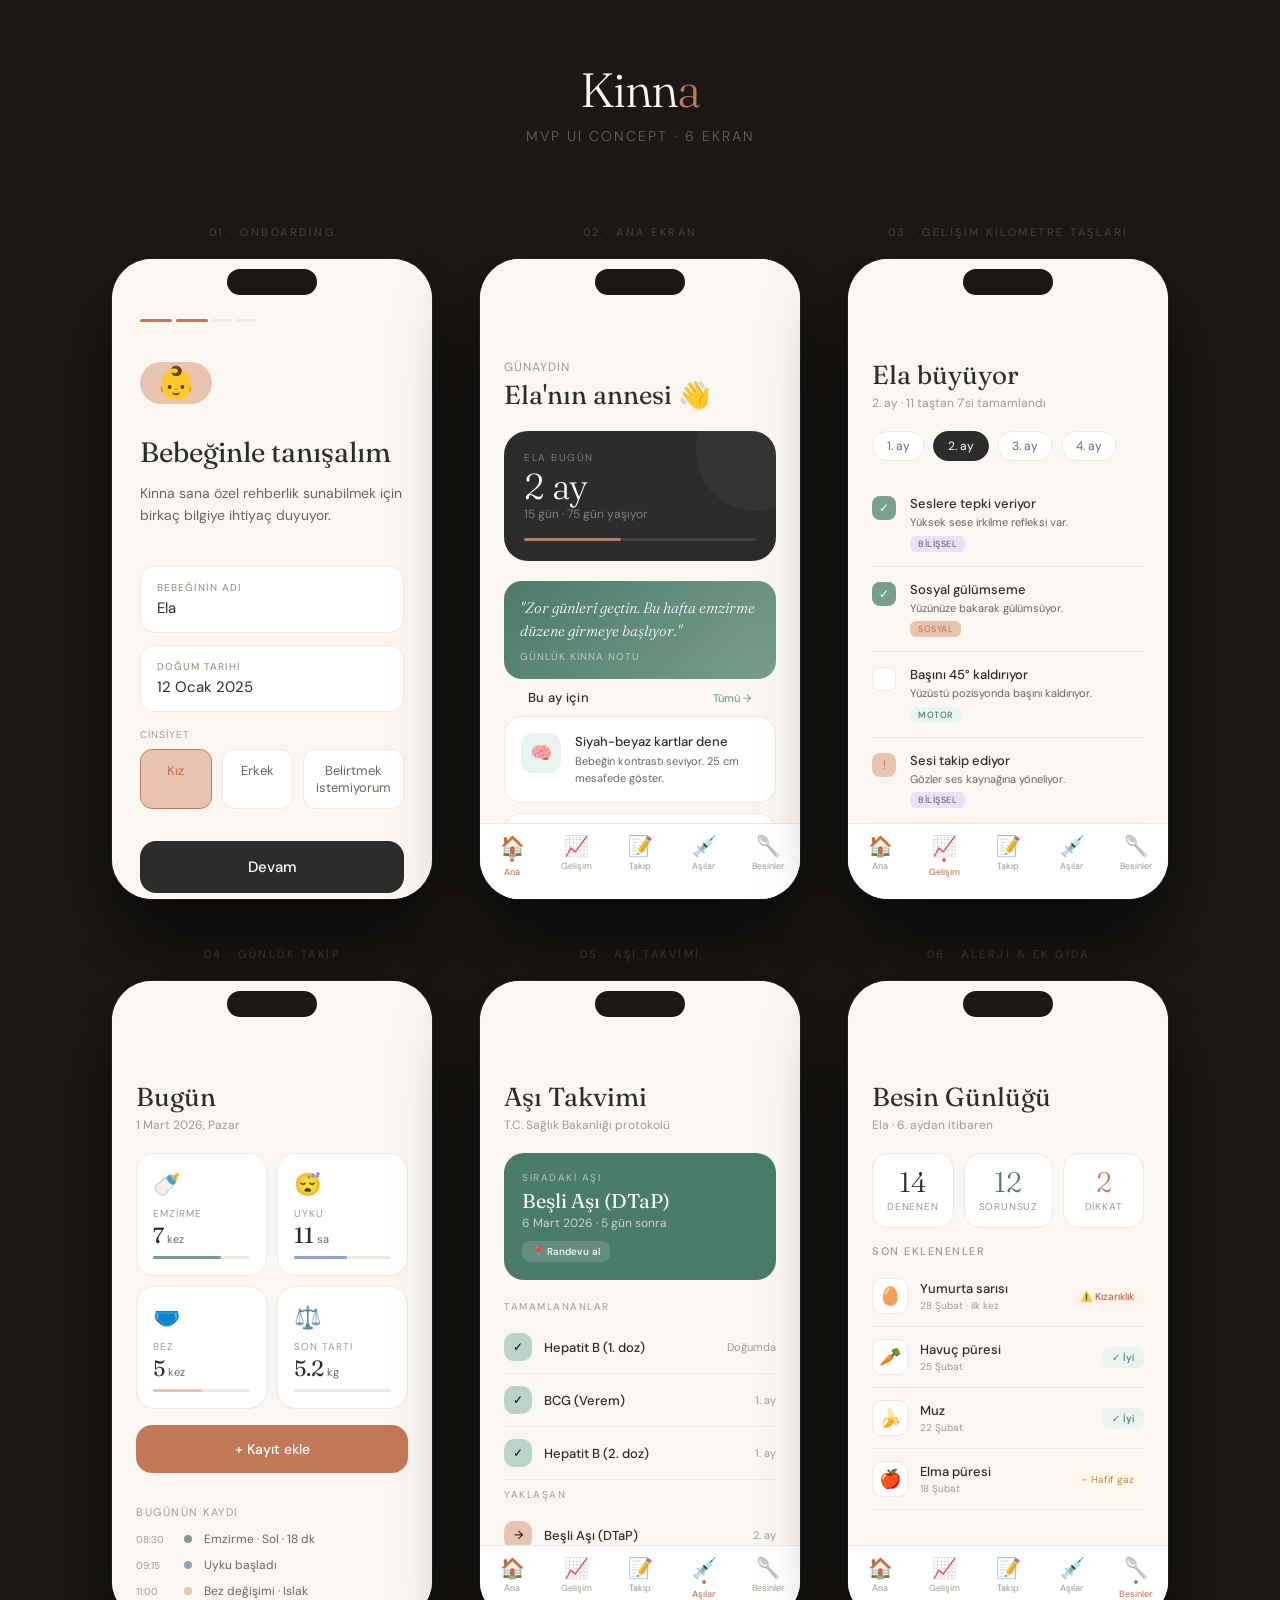
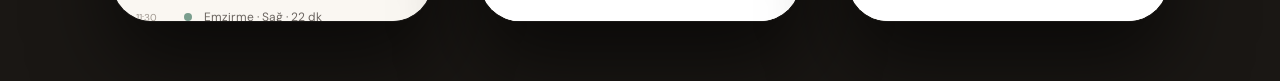
<file: Sonnet Tasarım/kinna-concept.html>
<!DOCTYPE html>
<html lang="tr">
<head>
<meta charset="UTF-8">
<meta name="viewport" content="width=device-width, initial-scale=1.0">
<title>Kinna — MVP UI Concept</title>
<link href="https://fonts.googleapis.com/css2?family=Fraunces:ital,opsz,wght@0,9..144,300;0,9..144,400;0,9..144,500;1,9..144,300&family=DM+Sans:wght@300;400;500&display=swap" rel="stylesheet">
<style>
  :root {
    --cream: #FAF7F2;
    --warm-white: #FFFDF9;
    --blush: #F2E8DF;
    --sage: #7A9E8E;
    --sage-light: #B8D4C8;
    --sage-dark: #4A7A68;
    --terracotta: #C4785A;
    --terracotta-light: #E8C4B0;
    --charcoal: #2C2C2C;
    --mid: #6B6560;
    --light: #A09890;
    --pale: #EDE8E2;
    --phone-w: 320px;
    --phone-h: 640px;
    --radius: 40px;
    --notch: 120px;
  }

  * { box-sizing: border-box; margin: 0; padding: 0; }

  body {
    background: #1A1714;
    font-family: 'DM Sans', sans-serif;
    min-height: 100vh;
    padding: 60px 40px;
    overflow-x: hidden;
  }

  /* Header */
  .header {
    text-align: center;
    margin-bottom: 80px;
  }
  .header-logo {
    font-family: 'Fraunces', serif;
    font-size: 48px;
    font-weight: 300;
    color: var(--cream);
    letter-spacing: -1px;
    margin-bottom: 8px;
  }
  .header-logo span {
    color: var(--terracotta);
  }
  .header-sub {
    color: #6B6560;
    font-size: 14px;
    letter-spacing: 2px;
    text-transform: uppercase;
    font-weight: 300;
  }

  /* Layout */
  .screens-grid {
    display: flex;
    gap: 48px;
    justify-content: center;
    flex-wrap: wrap;
    max-width: 1600px;
    margin: 0 auto;
  }

  .screen-wrap {
    display: flex;
    flex-direction: column;
    align-items: center;
    gap: 20px;
  }

  .screen-label {
    font-size: 11px;
    letter-spacing: 2.5px;
    text-transform: uppercase;
    color: #4A4540;
    font-weight: 400;
  }

  /* Phone frame */
  .phone {
    width: var(--phone-w);
    height: var(--phone-h);
    background: var(--warm-white);
    border-radius: var(--radius);
    position: relative;
    overflow: hidden;
    box-shadow: 
      0 0 0 1px rgba(255,255,255,0.06),
      0 40px 80px rgba(0,0,0,0.6),
      inset 0 1px 0 rgba(255,255,255,0.15);
  }

  /* Status bar */
  .status-bar {
    height: 44px;
    display: flex;
    align-items: center;
    justify-content: space-between;
    padding: 12px 24px 0;
    position: relative;
    z-index: 10;
  }
  .status-time {
    font-size: 12px;
    font-weight: 500;
    color: var(--charcoal);
  }
  .status-icons {
    display: flex;
    gap: 4px;
    align-items: center;
  }
  .status-dot {
    width: 4px;
    height: 4px;
    border-radius: 50%;
    background: var(--charcoal);
  }
  .status-battery {
    width: 18px;
    height: 9px;
    border: 1.5px solid var(--charcoal);
    border-radius: 2px;
    position: relative;
    margin-left: 2px;
  }
  .status-battery::after {
    content: '';
    position: absolute;
    right: -4px;
    top: 50%;
    transform: translateY(-50%);
    width: 2px;
    height: 5px;
    background: var(--charcoal);
    border-radius: 0 1px 1px 0;
  }
  .status-battery-fill {
    position: absolute;
    left: 1px;
    top: 1px;
    bottom: 1px;
    width: 70%;
    background: var(--charcoal);
    border-radius: 1px;
  }

  /* Dynamic island */
  .dynamic-island {
    width: 90px;
    height: 26px;
    background: #1A1714;
    border-radius: 20px;
    position: absolute;
    top: 10px;
    left: 50%;
    transform: translateX(-50%);
    z-index: 20;
  }

  /* Screen content */
  .screen-content {
    position: absolute;
    top: 0;
    left: 0;
    right: 0;
    bottom: 0;
    overflow: hidden;
  }

  /* ========================
     SCREEN 1: ONBOARDING
  ======================== */
  .onboarding-bg {
    background: var(--cream);
    height: 100%;
    display: flex;
    flex-direction: column;
    padding: 60px 28px 32px;
  }

  .onboarding-step {
    display: flex;
    gap: 4px;
    margin-bottom: 40px;
  }
  .step-dot {
    width: 20px;
    height: 3px;
    border-radius: 2px;
    background: var(--pale);
  }
  .step-dot.active {
    background: var(--terracotta);
    width: 32px;
  }

  .onboarding-icon {
    width: 72px;
    height: 72px;
    background: var(--terracotta-light);
    border-radius: 24px;
    display: flex;
    align-items: center;
    justify-content: center;
    margin-bottom: 32px;
    font-size: 32px;
  }

  .onboarding-title {
    font-family: 'Fraunces', serif;
    font-size: 28px;
    font-weight: 400;
    color: var(--charcoal);
    line-height: 1.2;
    margin-bottom: 12px;
  }

  .onboarding-sub {
    font-size: 14px;
    color: var(--mid);
    line-height: 1.6;
    margin-bottom: 40px;
  }

  .input-field {
    background: white;
    border: 1.5px solid var(--pale);
    border-radius: 14px;
    padding: 14px 16px;
    margin-bottom: 12px;
  }
  .input-label {
    font-size: 10px;
    color: var(--light);
    letter-spacing: 1px;
    text-transform: uppercase;
    margin-bottom: 4px;
    font-weight: 500;
  }
  .input-value {
    font-size: 15px;
    color: var(--charcoal);
    font-weight: 400;
  }
  .input-value.placeholder {
    color: var(--light);
  }

  .gender-row {
    display: flex;
    gap: 10px;
    margin-bottom: 32px;
  }
  .gender-btn {
    flex: 1;
    padding: 12px;
    border-radius: 12px;
    text-align: center;
    font-size: 13px;
    background: white;
    border: 1.5px solid var(--pale);
    color: var(--mid);
  }
  .gender-btn.selected {
    background: var(--terracotta-light);
    border-color: var(--terracotta);
    color: var(--terracotta);
    font-weight: 500;
  }

  .btn-primary {
    background: var(--charcoal);
    color: white;
    border-radius: 16px;
    padding: 16px;
    text-align: center;
    font-size: 15px;
    font-weight: 500;
    margin-top: auto;
  }

  /* ========================
     SCREEN 2: HOME
  ======================== */
  .home-bg {
    background: var(--cream);
    height: 100%;
    display: flex;
    flex-direction: column;
  }

  .home-header {
    padding: 56px 24px 0;
    background: var(--cream);
  }

  .home-greeting {
    font-size: 12px;
    color: var(--light);
    letter-spacing: 1px;
    text-transform: uppercase;
    margin-bottom: 4px;
  }

  .home-name {
    font-family: 'Fraunces', serif;
    font-size: 26px;
    font-weight: 400;
    color: var(--charcoal);
    margin-bottom: 20px;
  }

  .age-card {
    background: var(--charcoal);
    border-radius: 24px;
    padding: 20px;
    margin-bottom: 20px;
    position: relative;
    overflow: hidden;
  }
  .age-card::before {
    content: '';
    position: absolute;
    top: -40px;
    right: -40px;
    width: 120px;
    height: 120px;
    background: rgba(255,255,255,0.04);
    border-radius: 50%;
  }
  .age-card-label {
    font-size: 10px;
    color: rgba(255,255,255,0.4);
    letter-spacing: 1.5px;
    text-transform: uppercase;
    margin-bottom: 4px;
  }
  .age-card-value {
    font-family: 'Fraunces', serif;
    font-size: 36px;
    font-weight: 300;
    color: white;
    line-height: 1;
    margin-bottom: 2px;
  }
  .age-card-sub {
    font-size: 12px;
    color: rgba(255,255,255,0.4);
  }
  .age-progress {
    margin-top: 16px;
    height: 3px;
    background: rgba(255,255,255,0.1);
    border-radius: 2px;
  }
  .age-progress-fill {
    width: 42%;
    height: 100%;
    background: var(--terracotta);
    border-radius: 2px;
  }

  .home-scroll {
    flex: 1;
    overflow: hidden;
    padding: 0 24px 20px;
  }

  .section-header {
    display: flex;
    justify-content: space-between;
    align-items: center;
    margin-bottom: 12px;
  }
  .section-title {
    font-size: 13px;
    font-weight: 500;
    color: var(--charcoal);
    letter-spacing: 0.3px;
  }
  .section-more {
    font-size: 11px;
    color: var(--sage);
    font-weight: 500;
  }

  .daily-card {
    background: white;
    border-radius: 18px;
    padding: 16px;
    margin-bottom: 10px;
    border: 1px solid var(--pale);
    display: flex;
    gap: 14px;
    align-items: flex-start;
  }
  .daily-card-icon {
    width: 40px;
    height: 40px;
    border-radius: 12px;
    display: flex;
    align-items: center;
    justify-content: center;
    font-size: 18px;
    flex-shrink: 0;
  }
  .icon-sage { background: #EAF3EF; }
  .icon-terra { background: var(--terracotta-light); }
  .icon-pale { background: var(--pale); }

  .daily-card-text {}
  .daily-card-title {
    font-size: 13px;
    font-weight: 500;
    color: var(--charcoal);
    margin-bottom: 3px;
  }
  .daily-card-desc {
    font-size: 11px;
    color: var(--mid);
    line-height: 1.5;
  }

  .motivation-card {
    background: linear-gradient(135deg, var(--sage-dark), var(--sage));
    border-radius: 18px;
    padding: 16px;
    margin-bottom: 10px;
  }
  .motivation-text {
    font-family: 'Fraunces', serif;
    font-size: 15px;
    font-weight: 300;
    font-style: italic;
    color: white;
    line-height: 1.5;
    margin-bottom: 8px;
  }
  .motivation-source {
    font-size: 10px;
    color: rgba(255,255,255,0.6);
    letter-spacing: 1px;
    text-transform: uppercase;
  }

  /* Tab bar */
  .tab-bar {
    height: 76px;
    background: white;
    border-top: 1px solid var(--pale);
    display: flex;
    align-items: flex-start;
    padding: 12px 0 0;
  }
  .tab-item {
    flex: 1;
    display: flex;
    flex-direction: column;
    align-items: center;
    gap: 4px;
  }
  .tab-icon {
    font-size: 20px;
    line-height: 1;
  }
  .tab-label {
    font-size: 9px;
    color: var(--light);
    font-weight: 400;
  }
  .tab-item.active .tab-label {
    color: var(--terracotta);
    font-weight: 500;
  }
  .tab-active-dot {
    width: 4px;
    height: 4px;
    border-radius: 50%;
    background: var(--terracotta);
    margin-top: -2px;
  }

  /* ========================
     SCREEN 3: MILESTONES
  ======================== */
  .milestone-bg {
    background: var(--cream);
    height: 100%;
    display: flex;
    flex-direction: column;
  }

  .milestone-header {
    padding: 56px 24px 20px;
  }
  .milestone-title {
    font-family: 'Fraunces', serif;
    font-size: 26px;
    color: var(--charcoal);
    font-weight: 400;
    margin-bottom: 4px;
  }
  .milestone-sub {
    font-size: 12px;
    color: var(--light);
  }

  .month-selector {
    display: flex;
    gap: 8px;
    padding: 0 24px;
    margin-bottom: 20px;
    overflow: hidden;
  }
  .month-chip {
    padding: 6px 14px;
    border-radius: 20px;
    font-size: 12px;
    white-space: nowrap;
    background: white;
    color: var(--mid);
    border: 1px solid var(--pale);
  }
  .month-chip.active {
    background: var(--charcoal);
    color: white;
    border-color: var(--charcoal);
  }

  .milestone-list {
    padding: 0 24px;
    flex: 1;
    overflow: hidden;
  }
  .milestone-item {
    display: flex;
    gap: 14px;
    align-items: flex-start;
    padding: 14px 0;
    border-bottom: 1px solid var(--pale);
  }
  .milestone-check {
    width: 24px;
    height: 24px;
    border-radius: 8px;
    flex-shrink: 0;
    display: flex;
    align-items: center;
    justify-content: center;
    margin-top: 1px;
  }
  .check-done {
    background: var(--sage);
    color: white;
    font-size: 12px;
  }
  .check-pending {
    background: white;
    border: 1.5px solid var(--pale);
  }
  .check-warn {
    background: var(--terracotta-light);
    color: var(--terracotta);
    font-size: 12px;
  }
  .milestone-info {}
  .milestone-name {
    font-size: 13px;
    font-weight: 500;
    color: var(--charcoal);
    margin-bottom: 2px;
  }
  .milestone-desc {
    font-size: 11px;
    color: var(--mid);
    line-height: 1.5;
  }
  .milestone-tag {
    display: inline-block;
    padding: 2px 8px;
    border-radius: 6px;
    font-size: 9px;
    font-weight: 500;
    margin-top: 4px;
    letter-spacing: 0.5px;
    text-transform: uppercase;
  }
  .tag-motor { background: #EAF3EF; color: var(--sage-dark); }
  .tag-social { background: var(--terracotta-light); color: var(--terracotta); }
  .tag-cognitive { background: #E8E4F0; color: #6B5C8F; }

  /* ========================
     SCREEN 4: TRACKING
  ======================== */
  .tracking-bg {
    background: var(--cream);
    height: 100%;
    display: flex;
    flex-direction: column;
  }

  .tracking-header {
    padding: 56px 24px 20px;
  }
  .tracking-title {
    font-family: 'Fraunces', serif;
    font-size: 26px;
    color: var(--charcoal);
    font-weight: 400;
    margin-bottom: 4px;
  }
  .tracking-date {
    font-size: 12px;
    color: var(--light);
  }

  .tracking-grid {
    padding: 0 24px;
    display: grid;
    grid-template-columns: 1fr 1fr;
    gap: 10px;
    margin-bottom: 16px;
  }
  .tracking-tile {
    background: white;
    border-radius: 18px;
    padding: 16px;
    border: 1px solid var(--pale);
  }
  .tracking-tile.wide {
    grid-column: span 2;
  }
  .tile-icon { font-size: 22px; margin-bottom: 8px; }
  .tile-label {
    font-size: 10px;
    color: var(--light);
    letter-spacing: 1px;
    text-transform: uppercase;
    margin-bottom: 4px;
  }
  .tile-value {
    font-family: 'Fraunces', serif;
    font-size: 22px;
    color: var(--charcoal);
    font-weight: 400;
    line-height: 1;
  }
  .tile-unit {
    font-size: 11px;
    color: var(--mid);
    font-family: 'DM Sans', sans-serif;
    margin-left: 3px;
  }
  .tile-bar {
    margin-top: 10px;
    height: 3px;
    background: var(--pale);
    border-radius: 2px;
  }
  .tile-bar-fill {
    height: 100%;
    border-radius: 2px;
  }

  .add-log-btn {
    margin: 0 24px;
    background: var(--terracotta);
    border-radius: 16px;
    padding: 15px;
    text-align: center;
    color: white;
    font-size: 14px;
    font-weight: 500;
  }

  .timeline {
    padding: 16px 24px 0;
  }
  .timeline-title {
    font-size: 11px;
    color: var(--light);
    letter-spacing: 1.5px;
    text-transform: uppercase;
    margin-bottom: 12px;
  }
  .timeline-item {
    display: flex;
    gap: 12px;
    align-items: center;
    margin-bottom: 10px;
  }
  .timeline-time {
    font-size: 10px;
    color: var(--light);
    width: 36px;
    flex-shrink: 0;
  }
  .timeline-dot {
    width: 8px;
    height: 8px;
    border-radius: 50%;
    flex-shrink: 0;
  }
  .dot-feed { background: var(--sage); }
  .dot-sleep { background: #8BA7C7; }
  .dot-diaper { background: var(--terracotta-light); }
  .timeline-text {
    font-size: 12px;
    color: var(--mid);
  }

  /* ========================
     SCREEN 5: VACCINE
  ======================== */
  .vaccine-bg {
    background: var(--cream);
    height: 100%;
    display: flex;
    flex-direction: column;
  }
  .vaccine-header {
    padding: 56px 24px 20px;
  }
  .vaccine-title {
    font-family: 'Fraunces', serif;
    font-size: 26px;
    color: var(--charcoal);
    font-weight: 400;
    margin-bottom: 4px;
  }
  .vaccine-sub {
    font-size: 12px;
    color: var(--light);
  }

  .vaccine-next {
    margin: 0 24px 16px;
    background: var(--sage-dark);
    border-radius: 20px;
    padding: 18px;
    color: white;
  }
  .vaccine-next-label {
    font-size: 10px;
    letter-spacing: 1.5px;
    text-transform: uppercase;
    opacity: 0.6;
    margin-bottom: 4px;
  }
  .vaccine-next-name {
    font-family: 'Fraunces', serif;
    font-size: 20px;
    font-weight: 400;
    margin-bottom: 2px;
  }
  .vaccine-next-date {
    font-size: 12px;
    opacity: 0.7;
  }
  .vaccine-next-badge {
    display: inline-block;
    background: rgba(255,255,255,0.15);
    border-radius: 8px;
    padding: 4px 10px;
    font-size: 10px;
    margin-top: 10px;
    font-weight: 500;
  }

  .vaccine-list {
    padding: 0 24px;
    flex: 1;
    overflow: hidden;
  }
  .vaccine-group-title {
    font-size: 10px;
    color: var(--light);
    letter-spacing: 1.5px;
    text-transform: uppercase;
    margin-bottom: 8px;
    margin-top: 4px;
  }
  .vaccine-item {
    display: flex;
    align-items: center;
    gap: 12px;
    padding: 12px 0;
    border-bottom: 1px solid var(--pale);
  }
  .vaccine-status {
    width: 28px;
    height: 28px;
    border-radius: 10px;
    display: flex;
    align-items: center;
    justify-content: center;
    font-size: 12px;
    flex-shrink: 0;
  }
  .vstatus-done { background: var(--sage-light); }
  .vstatus-next { background: var(--terracotta-light); }
  .vstatus-future { background: var(--pale); }
  .vaccine-name {
    font-size: 13px;
    font-weight: 500;
    color: var(--charcoal);
    flex: 1;
  }
  .vaccine-age {
    font-size: 11px;
    color: var(--light);
  }

  /* ========================
     SCREEN 6: ALLERGY
  ======================== */
  .allergy-bg {
    background: var(--cream);
    height: 100%;
    display: flex;
    flex-direction: column;
  }
  .allergy-header {
    padding: 56px 24px 20px;
  }
  .allergy-title {
    font-family: 'Fraunces', serif;
    font-size: 26px;
    color: var(--charcoal);
    font-weight: 400;
    margin-bottom: 4px;
  }
  .allergy-sub {
    font-size: 12px;
    color: var(--light);
  }

  .allergy-stats {
    display: flex;
    gap: 10px;
    padding: 0 24px;
    margin-bottom: 16px;
  }
  .allergy-stat {
    flex: 1;
    background: white;
    border-radius: 16px;
    padding: 14px;
    border: 1px solid var(--pale);
    text-align: center;
  }
  .allergy-stat-value {
    font-family: 'Fraunces', serif;
    font-size: 28px;
    color: var(--charcoal);
    font-weight: 300;
    line-height: 1;
    margin-bottom: 4px;
  }
  .allergy-stat-label {
    font-size: 10px;
    color: var(--light);
    text-transform: uppercase;
    letter-spacing: 0.8px;
  }

  .allergy-list {
    padding: 0 24px;
    flex: 1;
    overflow: hidden;
  }
  .allergy-item {
    display: flex;
    align-items: center;
    gap: 12px;
    padding: 12px 0;
    border-bottom: 1px solid var(--pale);
  }
  .allergy-emoji {
    width: 36px;
    height: 36px;
    background: white;
    border-radius: 10px;
    display: flex;
    align-items: center;
    justify-content: center;
    font-size: 18px;
    border: 1px solid var(--pale);
    flex-shrink: 0;
  }
  .allergy-food {}
  .allergy-food-name {
    font-size: 13px;
    font-weight: 500;
    color: var(--charcoal);
    margin-bottom: 2px;
  }
  .allergy-food-date {
    font-size: 10px;
    color: var(--light);
  }
  .allergy-reaction {
    margin-left: auto;
    padding: 4px 10px;
    border-radius: 8px;
    font-size: 10px;
    font-weight: 500;
  }
  .react-ok { background: #EAF3EF; color: var(--sage-dark); }
  .react-warn { background: #FFF3ED; color: #C4644A; }
  .react-mild { background: #FFF8ED; color: #C49A4A; }

  .add-food-btn {
    margin: 12px 24px 0;
    border: 1.5px dashed var(--pale);
    border-radius: 16px;
    padding: 14px;
    text-align: center;
    color: var(--light);
    font-size: 13px;
  }

  /* Section row labels */
  .section-row {
    padding: 0 24px;
    margin-bottom: 10px;
    display: flex;
    justify-content: space-between;
    align-items: center;
  }

</style>
</head>
<body>

<div class="header">
  <div class="header-logo">Kinn<span>a</span></div>
  <div class="header-sub">MVP UI Concept · 6 Ekran</div>
</div>

<div class="screens-grid">

  <!-- SCREEN 1: ONBOARDING -->
  <div class="screen-wrap">
    <div class="screen-label">01 · Onboarding</div>
    <div class="phone">
      <div class="dynamic-island"></div>
      <div class="screen-content">
        <div class="onboarding-bg">
          <div style="height:44px"></div>
          <div class="onboarding-step">
            <div class="step-dot active"></div>
            <div class="step-dot active"></div>
            <div class="step-dot"></div>
            <div class="step-dot"></div>
          </div>
          <div class="onboarding-icon">👶</div>
          <div class="onboarding-title">Bebeğinle tanışalım</div>
          <div class="onboarding-sub">Kinna sana özel rehberlik sunabilmek için birkaç bilgiye ihtiyaç duyuyor.</div>

          <div class="input-field">
            <div class="input-label">Bebeğinin adı</div>
            <div class="input-value">Ela</div>
          </div>
          <div class="input-field">
            <div class="input-label">Doğum tarihi</div>
            <div class="input-value">12 Ocak 2025</div>
          </div>

          <div style="margin-top:4px; margin-bottom:8px; font-size:10px; color: var(--light); letter-spacing:1px; text-transform:uppercase;">Cinsiyet</div>
          <div class="gender-row">
            <div class="gender-btn selected">Kız</div>
            <div class="gender-btn">Erkek</div>
            <div class="gender-btn">Belirtmek istemiyorum</div>
          </div>

          <div class="btn-primary">Devam</div>
        </div>
      </div>
    </div>
  </div>

  <!-- SCREEN 2: HOME -->
  <div class="screen-wrap">
    <div class="screen-label">02 · Ana Ekran</div>
    <div class="phone">
      <div class="dynamic-island"></div>
      <div class="screen-content">
        <div class="home-bg">
          <div class="home-header">
            <div style="height:44px"></div>
            <div class="home-greeting">Günaydın</div>
            <div class="home-name">Ela'nın annesi 👋</div>
            <div class="age-card">
              <div class="age-card-label">Ela bugün</div>
              <div class="age-card-value">2 ay</div>
              <div class="age-card-sub">15 gün · 75 gün yaşıyor</div>
              <div class="age-progress"><div class="age-progress-fill"></div></div>
            </div>
          </div>

          <div class="home-scroll">
            <div class="motivation-card">
              <div class="motivation-text">"Zor günleri geçtin. Bu hafta emzirme düzene girmeye başlıyor."</div>
              <div class="motivation-source">Günlük Kinna notu</div>
            </div>

            <div class="section-row">
              <div class="section-title">Bu ay için</div>
              <div class="section-more">Tümü →</div>
            </div>

            <div class="daily-card">
              <div class="daily-card-icon icon-sage">🧠</div>
              <div class="daily-card-text">
                <div class="daily-card-title">Siyah-beyaz kartlar dene</div>
                <div class="daily-card-desc">Bebeğin kontrastı seviyor. 25 cm mesafede göster.</div>
              </div>
            </div>

            <div class="daily-card">
              <div class="daily-card-icon icon-terra">⚠️</div>
              <div class="daily-card-text">
                <div class="daily-card-title">Güvenlik hatırlatması</div>
                <div class="daily-card-desc">Bebekleri yüzüstü uyutmayın. SIDS riskini azaltır.</div>
              </div>
            </div>

            <div class="daily-card">
              <div class="daily-card-icon icon-pale">💉</div>
              <div class="daily-card-text">
                <div class="daily-card-title">Aşı yaklaşıyor</div>
                <div class="daily-card-desc">2. ay aşısı 5 gün sonra. Randevu aldın mı?</div>
              </div>
            </div>
          </div>

          <div class="tab-bar">
            <div class="tab-item active">
              <div class="tab-icon">🏠</div>
              <div class="tab-active-dot"></div>
              <div class="tab-label" style="color:var(--terracotta)">Ana</div>
            </div>
            <div class="tab-item">
              <div class="tab-icon">📈</div>
              <div class="tab-label">Gelişim</div>
            </div>
            <div class="tab-item">
              <div class="tab-icon">📝</div>
              <div class="tab-label">Takip</div>
            </div>
            <div class="tab-item">
              <div class="tab-icon">💉</div>
              <div class="tab-label">Aşılar</div>
            </div>
            <div class="tab-item">
              <div class="tab-icon">🥄</div>
              <div class="tab-label">Besinler</div>
            </div>
          </div>
        </div>
      </div>
    </div>
  </div>

  <!-- SCREEN 3: MILESTONES -->
  <div class="screen-wrap">
    <div class="screen-label">03 · Gelişim Kilometre Taşları</div>
    <div class="phone">
      <div class="dynamic-island"></div>
      <div class="screen-content">
        <div class="milestone-bg">
          <div class="milestone-header">
            <div style="height:44px"></div>
            <div class="milestone-title">Ela büyüyor</div>
            <div class="milestone-sub">2. ay · 11 taştan 7'si tamamlandı</div>
          </div>

          <div class="month-selector">
            <div class="month-chip">1. ay</div>
            <div class="month-chip active">2. ay</div>
            <div class="month-chip">3. ay</div>
            <div class="month-chip">4. ay</div>
          </div>

          <div class="milestone-list">
            <div class="milestone-item">
              <div class="milestone-check check-done">✓</div>
              <div class="milestone-info">
                <div class="milestone-name">Seslere tepki veriyor</div>
                <div class="milestone-desc">Yüksek sese irkilme refleksi var.</div>
                <div class="milestone-tag tag-cognitive">bilişsel</div>
              </div>
            </div>
            <div class="milestone-item">
              <div class="milestone-check check-done">✓</div>
              <div class="milestone-info">
                <div class="milestone-name">Sosyal gülümseme</div>
                <div class="milestone-desc">Yüzünüze bakarak gülümsüyor.</div>
                <div class="milestone-tag tag-social">sosyal</div>
              </div>
            </div>
            <div class="milestone-item">
              <div class="milestone-check check-pending"></div>
              <div class="milestone-info">
                <div class="milestone-name">Başını 45° kaldırıyor</div>
                <div class="milestone-desc">Yüzüstü pozisyonda başını kaldırıyor.</div>
                <div class="milestone-tag tag-motor">motor</div>
              </div>
            </div>
            <div class="milestone-item">
              <div class="milestone-check check-warn">!</div>
              <div class="milestone-info">
                <div class="milestone-name">Sesi takip ediyor</div>
                <div class="milestone-desc">Gözler ses kaynağına yöneliyor.</div>
                <div class="milestone-tag tag-cognitive">bilişsel</div>
              </div>
            </div>
            <div class="milestone-item">
              <div class="milestone-check check-pending"></div>
              <div class="milestone-info">
                <div class="milestone-name">"Ah", "oh" sesleri</div>
                <div class="milestone-desc">İlk vokal sesler çıkarmaya başlıyor.</div>
                <div class="milestone-tag tag-social">sosyal</div>
              </div>
            </div>
          </div>

          <div class="tab-bar">
            <div class="tab-item"><div class="tab-icon">🏠</div><div class="tab-label">Ana</div></div>
            <div class="tab-item active"><div class="tab-icon">📈</div><div class="tab-active-dot"></div><div class="tab-label" style="color:var(--terracotta)">Gelişim</div></div>
            <div class="tab-item"><div class="tab-icon">📝</div><div class="tab-label">Takip</div></div>
            <div class="tab-item"><div class="tab-icon">💉</div><div class="tab-label">Aşılar</div></div>
            <div class="tab-item"><div class="tab-icon">🥄</div><div class="tab-label">Besinler</div></div>
          </div>
        </div>
      </div>
    </div>
  </div>

  <!-- SCREEN 4: TRACKING -->
  <div class="screen-wrap">
    <div class="screen-label">04 · Günlük Takip</div>
    <div class="phone">
      <div class="dynamic-island"></div>
      <div class="screen-content">
        <div class="tracking-bg">
          <div class="tracking-header">
            <div style="height:44px"></div>
            <div class="tracking-title">Bugün</div>
            <div class="tracking-date">1 Mart 2026, Pazar</div>
          </div>

          <div class="tracking-grid">
            <div class="tracking-tile">
              <div class="tile-icon">🍼</div>
              <div class="tile-label">Emzirme</div>
              <div class="tile-value">7<span class="tile-unit">kez</span></div>
              <div class="tile-bar"><div class="tile-bar-fill" style="width:70%; background:var(--sage)"></div></div>
            </div>
            <div class="tracking-tile">
              <div class="tile-icon">😴</div>
              <div class="tile-label">Uyku</div>
              <div class="tile-value">11<span class="tile-unit">sa</span></div>
              <div class="tile-bar"><div class="tile-bar-fill" style="width:55%; background:#8BA7C7"></div></div>
            </div>
            <div class="tracking-tile">
              <div class="tile-icon">🩲</div>
              <div class="tile-label">Bez</div>
              <div class="tile-value">5<span class="tile-unit">kez</span></div>
              <div class="tile-bar"><div class="tile-bar-fill" style="width:50%; background:var(--terracotta-light)"></div></div>
            </div>
            <div class="tracking-tile">
              <div class="tile-icon">⚖️</div>
              <div class="tile-label">Son tartı</div>
              <div class="tile-value">5.2<span class="tile-unit">kg</span></div>
              <div class="tile-bar"><div class="tile-bar-fill" style="width:60%; background:var(--blush)"></div></div>
            </div>
          </div>

          <div class="add-log-btn">+ Kayıt ekle</div>

          <div class="timeline" style="margin-top:16px">
            <div class="timeline-title">Bugünün kaydı</div>
            <div class="timeline-item">
              <div class="timeline-time">08:30</div>
              <div class="timeline-dot dot-feed"></div>
              <div class="timeline-text">Emzirme · Sol · 18 dk</div>
            </div>
            <div class="timeline-item">
              <div class="timeline-time">09:15</div>
              <div class="timeline-dot dot-sleep"></div>
              <div class="timeline-text">Uyku başladı</div>
            </div>
            <div class="timeline-item">
              <div class="timeline-time">11:00</div>
              <div class="timeline-dot dot-diaper"></div>
              <div class="timeline-text">Bez değişimi · Islak</div>
            </div>
            <div class="timeline-item">
              <div class="timeline-time">11:30</div>
              <div class="timeline-dot dot-feed"></div>
              <div class="timeline-text">Emzirme · Sağ · 22 dk</div>
            </div>
          </div>

          <div class="tab-bar" style="margin-top:auto">
            <div class="tab-item"><div class="tab-icon">🏠</div><div class="tab-label">Ana</div></div>
            <div class="tab-item"><div class="tab-icon">📈</div><div class="tab-label">Gelişim</div></div>
            <div class="tab-item active"><div class="tab-icon">📝</div><div class="tab-active-dot"></div><div class="tab-label" style="color:var(--terracotta)">Takip</div></div>
            <div class="tab-item"><div class="tab-icon">💉</div><div class="tab-label">Aşılar</div></div>
            <div class="tab-item"><div class="tab-icon">🥄</div><div class="tab-label">Besinler</div></div>
          </div>
        </div>
      </div>
    </div>
  </div>

  <!-- SCREEN 5: VACCINE -->
  <div class="screen-wrap">
    <div class="screen-label">05 · Aşı Takvimi</div>
    <div class="phone">
      <div class="dynamic-island"></div>
      <div class="screen-content">
        <div class="vaccine-bg">
          <div class="vaccine-header">
            <div style="height:44px"></div>
            <div class="vaccine-title">Aşı Takvimi</div>
            <div class="vaccine-sub">T.C. Sağlık Bakanlığı protokolü</div>
          </div>

          <div class="vaccine-next">
            <div class="vaccine-next-label">Sıradaki aşı</div>
            <div class="vaccine-next-name">Beşli Aşı (DTaP)</div>
            <div class="vaccine-next-date">6 Mart 2026 · 5 gün sonra</div>
            <div class="vaccine-next-badge">📍 Randevu al</div>
          </div>

          <div class="vaccine-list">
            <div class="vaccine-group-title">Tamamlananlar</div>
            <div class="vaccine-item">
              <div class="vaccine-status vstatus-done">✓</div>
              <div class="vaccine-name">Hepatit B (1. doz)</div>
              <div class="vaccine-age">Doğumda</div>
            </div>
            <div class="vaccine-item">
              <div class="vaccine-status vstatus-done">✓</div>
              <div class="vaccine-name">BCG (Verem)</div>
              <div class="vaccine-age">1. ay</div>
            </div>
            <div class="vaccine-item">
              <div class="vaccine-status vstatus-done">✓</div>
              <div class="vaccine-name">Hepatit B (2. doz)</div>
              <div class="vaccine-age">1. ay</div>
            </div>

            <div class="vaccine-group-title" style="margin-top:8px">Yaklaşan</div>
            <div class="vaccine-item">
              <div class="vaccine-status vstatus-next">→</div>
              <div class="vaccine-name">Beşli Aşı (DTaP)</div>
              <div class="vaccine-age">2. ay</div>
            </div>
            <div class="vaccine-item">
              <div class="vaccine-status vstatus-next">→</div>
              <div class="vaccine-name">Pnömokok</div>
              <div class="vaccine-age">2. ay</div>
            </div>

            <div class="vaccine-group-title" style="margin-top:8px">Gelecek</div>
            <div class="vaccine-item">
              <div class="vaccine-status vstatus-future"></div>
              <div class="vaccine-name">Rotavirüs</div>
              <div class="vaccine-age">4. ay</div>
            </div>
          </div>

          <div class="tab-bar" style="position:absolute; bottom:0; left:0; right:0;">
            <div class="tab-item"><div class="tab-icon">🏠</div><div class="tab-label">Ana</div></div>
            <div class="tab-item"><div class="tab-icon">📈</div><div class="tab-label">Gelişim</div></div>
            <div class="tab-item"><div class="tab-icon">📝</div><div class="tab-label">Takip</div></div>
            <div class="tab-item active"><div class="tab-icon">💉</div><div class="tab-active-dot"></div><div class="tab-label" style="color:var(--terracotta)">Aşılar</div></div>
            <div class="tab-item"><div class="tab-icon">🥄</div><div class="tab-label">Besinler</div></div>
          </div>
        </div>
      </div>
    </div>
  </div>

  <!-- SCREEN 6: ALLERGY -->
  <div class="screen-wrap">
    <div class="screen-label">06 · Alerji & Ek Gıda</div>
    <div class="phone">
      <div class="dynamic-island"></div>
      <div class="screen-content">
        <div class="allergy-bg">
          <div class="allergy-header">
            <div style="height:44px"></div>
            <div class="allergy-title">Besin Günlüğü</div>
            <div class="allergy-sub">Ela · 6. aydan itibaren</div>
          </div>

          <div class="allergy-stats">
            <div class="allergy-stat">
              <div class="allergy-stat-value">14</div>
              <div class="allergy-stat-label">Denenen</div>
            </div>
            <div class="allergy-stat">
              <div class="allergy-stat-value" style="color:var(--sage-dark)">12</div>
              <div class="allergy-stat-label">Sorunsuz</div>
            </div>
            <div class="allergy-stat">
              <div class="allergy-stat-value" style="color:var(--terracotta)">2</div>
              <div class="allergy-stat-label">Dikkat</div>
            </div>
          </div>

          <div class="allergy-list">
            <div class="section-title" style="font-size:11px; color:var(--light); letter-spacing:1.5px; text-transform:uppercase; margin-bottom:8px;">Son eklenenler</div>

            <div class="allergy-item">
              <div class="allergy-emoji">🥚</div>
              <div class="allergy-food">
                <div class="allergy-food-name">Yumurta sarısı</div>
                <div class="allergy-food-date">28 Şubat · ilk kez</div>
              </div>
              <div class="allergy-reaction react-warn">⚠️ Kızarıklık</div>
            </div>

            <div class="allergy-item">
              <div class="allergy-emoji">🥕</div>
              <div class="allergy-food">
                <div class="allergy-food-name">Havuç püresi</div>
                <div class="allergy-food-date">25 Şubat</div>
              </div>
              <div class="allergy-reaction react-ok">✓ İyi</div>
            </div>

            <div class="allergy-item">
              <div class="allergy-emoji">🍌</div>
              <div class="allergy-food">
                <div class="allergy-food-name">Muz</div>
                <div class="allergy-food-date">22 Şubat</div>
              </div>
              <div class="allergy-reaction react-ok">✓ İyi</div>
            </div>

            <div class="allergy-item">
              <div class="allergy-emoji">🍎</div>
              <div class="allergy-food">
                <div class="allergy-food-name">Elma püresi</div>
                <div class="allergy-food-date">18 Şubat</div>
              </div>
              <div class="allergy-reaction react-mild">~ Hafif gaz</div>
            </div>
          </div>

          <div class="add-food-btn">+ Yeni besin ekle</div>

          <div class="tab-bar" style="position:absolute; bottom:0; left:0; right:0;">
            <div class="tab-item"><div class="tab-icon">🏠</div><div class="tab-label">Ana</div></div>
            <div class="tab-item"><div class="tab-icon">📈</div><div class="tab-label">Gelişim</div></div>
            <div class="tab-item"><div class="tab-icon">📝</div><div class="tab-label">Takip</div></div>
            <div class="tab-item"><div class="tab-icon">💉</div><div class="tab-label">Aşılar</div></div>
            <div class="tab-item active"><div class="tab-icon">🥄</div><div class="tab-active-dot"></div><div class="tab-label" style="color:var(--terracotta)">Besinler</div></div>
          </div>
        </div>
      </div>
    </div>
  </div>

</div>

</body>
</html>
</file>
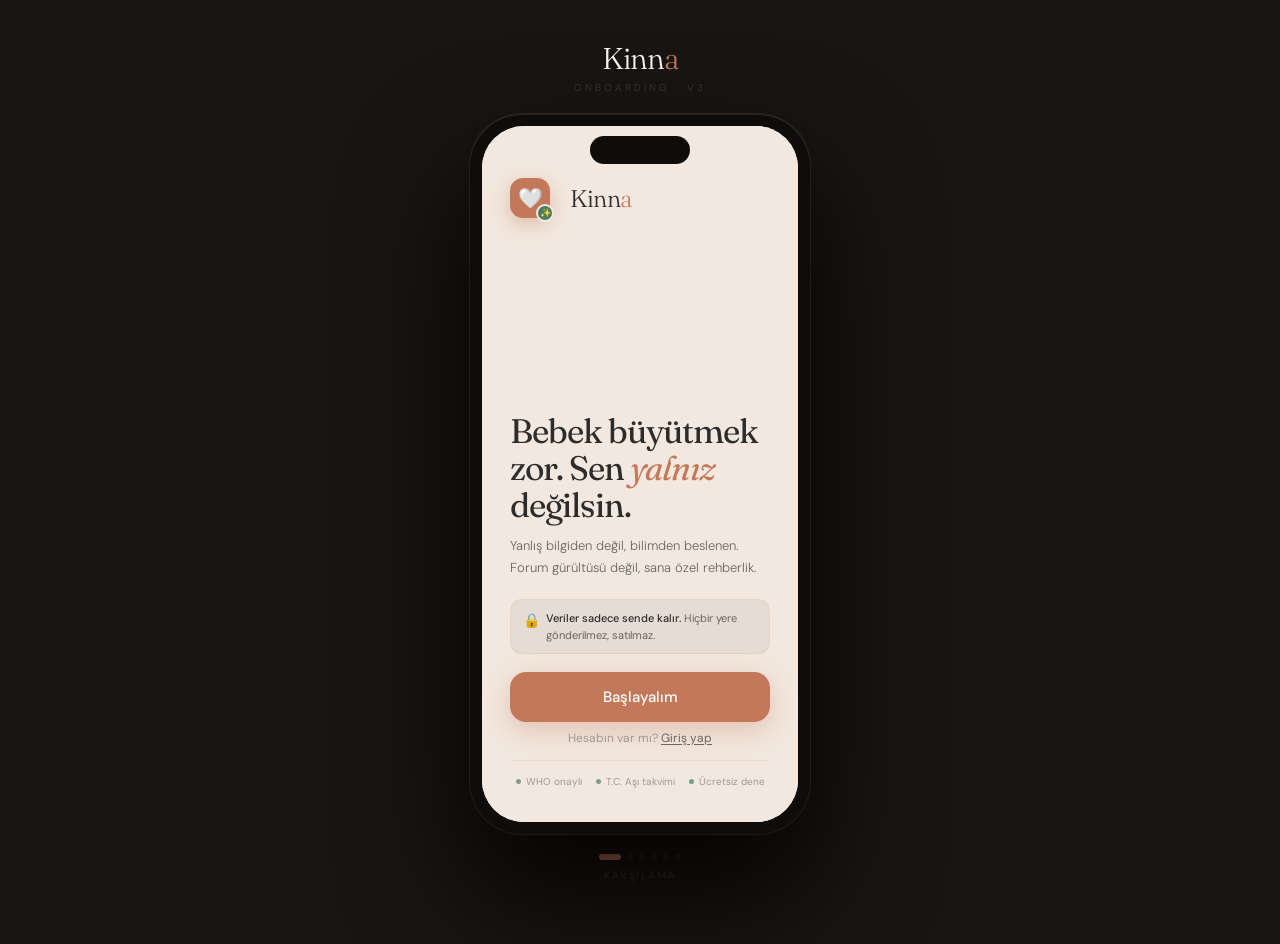
<file: Sonnet Tasarım/kinna-onboarding (1).html>
<!DOCTYPE html>
<html lang="tr">
<head>
<meta charset="UTF-8">
<meta name="viewport" content="width=device-width, initial-scale=1.0">
<title>Kinna — Onboarding v3</title>
<link href="https://fonts.googleapis.com/css2?family=Fraunces:ital,opsz,wght@0,9..144,200;0,9..144,300;0,9..144,400;1,9..144,200;1,9..144,300;1,9..144,400&family=DM+Sans:ital,wght@0,300;0,400;0,500;1,300&display=swap" rel="stylesheet">
<style>
*,*::before,*::after{box-sizing:border-box;margin:0;padding:0}
:root{
  --cream:#FAF7F2;--blush:#F2E8DF;--warm:#FFFDF9;
  --sage:#7A9E8E;--sage-d:#4A7A68;--sage-l:#B8D4C8;
  --terra:#C4785A;--terra-l:#EDD5C5;--terra-p:#F7EDE6;
  --char:#2C2C2C;--mid:#6B6560;--light:#A09890;--pale:#EDE8E2;
}
body{
  background:#181512;font-family:'DM Sans',sans-serif;
  min-height:100vh;display:flex;flex-direction:column;
  align-items:center;justify-content:center;
  padding:40px 20px 60px;user-select:none;
}
.hdr{text-align:center;margin-bottom:20px}
.hdr-logo{font-family:'Fraunces',serif;font-size:30px;font-weight:300;color:var(--cream);letter-spacing:-1px}
.hdr-logo span{color:var(--terra)}
.hdr-sub{font-size:10px;letter-spacing:3px;text-transform:uppercase;color:#3A3530;margin-top:4px}

.phone{
  width:340px;height:720px;background:#0F0D0B;border-radius:52px;padding:12px;
  box-shadow:0 0 0 1px rgba(255,255,255,.07),0 60px 120px rgba(0,0,0,.85),inset 0 1px 0 rgba(255,255,255,.1);
  position:relative;
}
.pscreen{width:100%;height:100%;border-radius:42px;overflow:hidden;position:relative;background:var(--warm)}
.di{width:100px;height:28px;background:#0F0D0B;border-radius:20px;position:absolute;top:22px;left:50%;transform:translateX(-50%);z-index:200}

.scr{position:absolute;inset:0;display:none;flex-direction:column}
.scr.active{display:flex;animation:fs .35s cubic-bezier(.25,.46,.45,.94) both}
.scr.active.back{animation:fsb .35s cubic-bezier(.25,.46,.45,.94) both}
@keyframes fs{from{opacity:0;transform:translateX(28px)}to{opacity:1;transform:translateX(0)}}
@keyframes fsb{from{opacity:0;transform:translateX(-28px)}to{opacity:1;transform:translateX(0)}}

.nav-dots{display:flex;gap:6px;justify-content:center;margin-top:20px}
.nd{height:6px;border-radius:3px;background:#2A2520;transition:all .3s;cursor:pointer;width:6px}
.nd.active{background:var(--terra);width:22px}
.nav-lbl{font-size:11px;color:#3A3530;margin-top:8px;text-align:center;letter-spacing:1.5px;text-transform:uppercase;min-height:16px}

.safe{height:52px;flex-shrink:0}
.prog{display:flex;gap:5px;margin-bottom:18px;padding:0 24px}
.pw{flex:1;height:2px;border-radius:2px;background:var(--pale);transition:background .4s}
.pw.done{background:var(--terra)}.pw.cur{background:rgba(196,120,90,.4)}
.btn{width:100%;border-radius:16px;padding:15px;text-align:center;font-size:15px;font-weight:500;cursor:pointer;transition:all .15s;font-family:'DM Sans',sans-serif;border:none;outline:none;display:block}
.btn:hover{opacity:.88}
.btn-dark{background:var(--char);color:white}
.btn-terra{background:var(--terra);color:white;box-shadow:0 8px 28px rgba(196,120,90,.35)}
.btn-ghost{background:transparent;color:var(--light);font-size:13px;padding:10px;cursor:pointer;width:100%;text-align:center;border:none;font-family:'DM Sans',sans-serif}
.btn-ghost-d{background:transparent;color:rgba(255,255,255,.25);font-size:12px;padding:8px;cursor:pointer;width:100%;text-align:center;border:none;font-family:'DM Sans',sans-serif}

/* ══════════════════════════════
   S0 — SPLASH v3
   Yeni: rakip acılarına dokunan satır + güven şeridi
══════════════════════════════ */
#s0{background:var(--blush);padding:0}
.s0-photo{
  position:absolute;inset:0;
  background-image:url('https://images.unsplash.com/photo-1555252333-9f8e92e65df9?w=600&q=80');
  background-size:cover;background-position:center 25%;
  opacity:0.20;
}
.s0-fade{
  position:absolute;inset:0;
  background:linear-gradient(180deg,rgba(242,232,223,0) 15%,rgba(242,232,223,.65) 60%,rgba(242,232,223,1) 100%);
}
.s0-inner{position:relative;z-index:2;display:flex;flex-direction:column;height:100%;padding:52px 28px 28px}
.s0-top{display:flex;align-items:center;gap:10px}
.s0-icon{width:40px;height:40px;background:var(--terra);border-radius:13px;display:flex;align-items:center;justify-content:center;font-size:20px;box-shadow:0 6px 20px rgba(196,120,90,.4);position:relative}
.s0-badge{position:absolute;bottom:-4px;right:-4px;width:18px;height:18px;background:var(--sage-d);border-radius:50%;border:2px solid var(--blush);display:flex;align-items:center;justify-content:center;font-size:9px}
.s0-name{font-family:'Fraunces',serif;font-size:24px;font-weight:300;color:var(--char);letter-spacing:-.5px;margin-left:10px}
.s0-name span{color:var(--terra)}

.s0-mid{margin-top:auto;margin-bottom:6px}
.s0-headline{font-family:'Fraunces',serif;font-size:34px;font-weight:400;color:var(--char);line-height:1.1;letter-spacing:-1px;margin-bottom:10px}
.s0-headline em{font-style:italic;color:var(--terra)}
.s0-sub{font-size:13px;color:var(--mid);line-height:1.7;font-weight:300;margin-bottom:20px}

/* YENİ — rakip acılarına dokunan güvence satırı */
.s0-promise{
  display:flex;gap:6px;align-items:flex-start;
  background:rgba(44,44,44,.06);border-radius:12px;
  padding:10px 12px;margin-bottom:18px;
  border:1px solid rgba(196,120,90,.1);
}
.s0-promise-icon{font-size:14px;flex-shrink:0;margin-top:1px}
.s0-promise-txt{font-size:11px;color:var(--mid);line-height:1.5}
.s0-promise-txt strong{color:var(--char);font-weight:500}

.s0-login{text-align:center;margin-top:8px;font-size:12px;color:var(--light)}
.s0-login span{color:var(--mid);text-decoration:underline;text-underline-offset:2px}

/* YENİ — güven şeridi */
.trust-strip{
  display:flex;justify-content:center;gap:14px;
  margin-top:14px;padding-top:14px;
  border-top:1px solid rgba(196,120,90,.12);
}
.ts-item{display:flex;align-items:center;gap:5px;font-size:10px;color:var(--light)}
.ts-dot{width:5px;height:5px;border-radius:50%;background:var(--sage);flex-shrink:0}

/* ══════════════════════════════
   S1 — ROL (değişmedi, güzel)
══════════════════════════════ */
.role-cards{display:flex;flex-direction:column;gap:10px;flex:1;justify-content:center}
.role-card{background:white;border:1.5px solid var(--pale);border-radius:20px;padding:18px;display:flex;align-items:flex-start;gap:14px;cursor:pointer;transition:all .2s}
.role-card:hover{border-color:var(--terra-l)}
.role-card.sel{border-color:var(--terra);background:var(--terra-p)}
.rc-ico{width:48px;height:48px;border-radius:15px;display:flex;align-items:center;justify-content:center;font-size:24px;flex-shrink:0}
.rc-body{flex:1}
.rc-ttl{font-size:15px;font-weight:500;color:var(--char);margin-bottom:4px}
.rc-feel{font-family:'Fraunces',serif;font-size:12px;font-style:italic;color:var(--terra);font-weight:300;margin-bottom:3px}
.rc-dsc{font-size:11px;color:var(--light);line-height:1.4}
.rc-chk{width:22px;height:22px;border-radius:50%;border:1.5px solid var(--pale);background:white;display:flex;align-items:center;justify-content:center;font-size:11px;color:white;flex-shrink:0;transition:all .2s;margin-top:2px}
.role-card.sel .rc-chk{background:var(--terra);border-color:var(--terra)}

/* ══════════════════════════════
   S2 — BEBEK PROFİLİ
   Yeni: "Bu bilgiler sadece sende kalır" güven notu
══════════════════════════════ */
.av-wrap{display:flex;justify-content:center;margin-bottom:16px}
.baby-av{width:78px;height:78px;border-radius:26px;background:var(--blush);display:flex;align-items:center;justify-content:center;font-size:40px;position:relative;box-shadow:0 0 0 3px white,0 6px 24px rgba(0,0,0,.08)}
.av-plus{position:absolute;bottom:-5px;right:-5px;width:24px;height:24px;background:var(--terra);border-radius:50%;border:2.5px solid var(--cream);display:flex;align-items:center;justify-content:center;color:white;font-size:14px}
.field{margin-bottom:10px}
.field-lbl{font-size:10px;color:var(--light);letter-spacing:1px;text-transform:uppercase;margin-bottom:5px;font-weight:500;padding-left:4px}
.field-val{background:var(--terra-p);border:1.5px solid var(--terra);border-radius:13px;padding:11px 16px;font-size:15px;color:var(--char)}
.date-row{display:flex;gap:8px;margin-bottom:10px}
.dseg{flex:1;background:white;border:1.5px solid var(--pale);border-radius:13px;padding:9px;text-align:center}
.ds-l{font-size:9px;color:var(--light);text-transform:uppercase;letter-spacing:.8px;margin-bottom:3px}
.ds-v{font-size:16px;color:var(--char);font-family:'Fraunces',serif;font-weight:400}
.g-row{display:flex;gap:8px;margin-bottom:12px}
.gb{flex:1;padding:9px 6px;border-radius:12px;text-align:center;font-size:12px;background:white;border:1.5px solid var(--pale);color:var(--mid);cursor:pointer;transition:all .2s}
.gb.active{background:var(--terra-p);border-color:var(--terra);color:var(--terra);font-weight:500}

/* YENİ — veri gizliliği güvence notu */
.privacy-note{
  display:flex;align-items:center;gap:8px;
  background:var(--cream);border-radius:10px;
  padding:8px 12px;margin-bottom:12px;
  border:1px solid var(--pale);
}
.pn-icon{font-size:14px;flex-shrink:0}
.pn-txt{font-size:11px;color:var(--mid);line-height:1.4}
.pn-txt strong{color:var(--char);font-weight:500}

.name-moment{
  background:linear-gradient(135deg,var(--blush),var(--terra-p));
  border-radius:18px;padding:14px 16px;
  display:flex;align-items:center;gap:12px;
  margin-bottom:14px;
  border:1px solid rgba(196,120,90,.15);
}
.nm-emoji{font-size:26px;flex-shrink:0}
.nm-title{font-family:'Fraunces',serif;font-size:16px;font-weight:400;color:var(--char);margin-bottom:3px}
.nm-sub{font-size:12px;color:var(--mid);font-weight:300;line-height:1.5}

/* ══════════════════════════════
   S3 — 30 SANİYEDE DEĞER ANSI ★
   Yeni ekran: isim girildikten HEMEN sonra
   "Ela bu hafta şunları yapabilir" — WOW moment
══════════════════════════════ */
#s3{background:var(--cream);padding:0}
.value-screen{
  height:100%;display:flex;flex-direction:column;
  padding:0 24px 28px;
}
.vs-safe{height:52px;flex-shrink:0}
.vs-prog{display:flex;gap:5px;margin-bottom:16px}
.vs-pw{flex:1;height:2px;border-radius:2px;background:var(--pale)}
.vs-pw.d{background:var(--terra)}.vs-pw.c{background:rgba(196,120,90,.4)}

/* bebek yaşı hero */
.vs-age-card{
  background:var(--char);border-radius:20px;padding:18px 20px;
  margin-bottom:14px;position:relative;overflow:hidden;
}
.vs-age-card::before{
  content:'';position:absolute;top:-30px;right:-30px;
  width:120px;height:120px;border-radius:50%;
  background:rgba(196,120,90,.08);
}
.vs-age-card::after{
  content:'';position:absolute;bottom:-40px;left:-20px;
  width:100px;height:100px;border-radius:50%;
  background:rgba(122,158,142,.06);
}
.vs-age-label{font-size:10px;letter-spacing:1.5px;text-transform:uppercase;color:rgba(255,255,255,.35);margin-bottom:4px}
.vs-age-name{font-family:'Fraunces',serif;font-size:22px;font-weight:400;color:white;margin-bottom:2px}
.vs-age-value{font-size:13px;color:rgba(255,255,255,.45);margin-bottom:10px}
.vs-age-bar{height:3px;background:rgba(255,255,255,.08);border-radius:2px;margin-bottom:4px}
.vs-age-bar-fill{width:42%;height:100%;background:var(--terra);border-radius:2px}
.vs-age-note{font-size:10px;color:rgba(255,255,255,.25)}

/* bu hafta yapabilecekleri */
.vs-section-label{font-size:10px;letter-spacing:1.5px;text-transform:uppercase;color:var(--terra);font-weight:500;margin-bottom:10px}
.vs-items{display:flex;flex-direction:column;gap:8px;margin-bottom:16px}
.vs-item{
  background:white;border-radius:14px;padding:12px 14px;
  display:flex;align-items:flex-start;gap:10px;
  border:1px solid var(--pale);
  box-shadow:0 2px 8px rgba(0,0,0,.03);
}
.vs-item-ico{
  width:32px;height:32px;border-radius:10px;
  display:flex;align-items:center;justify-content:center;font-size:16px;
  flex-shrink:0;
}
.vs-item-body{flex:1}
.vs-item-title{font-size:13px;font-weight:500;color:var(--char);margin-bottom:2px}
.vs-item-sub{font-size:11px;color:var(--mid);line-height:1.4}
.vs-item-tag{display:inline-block;font-size:9px;font-weight:600;letter-spacing:.5px;text-transform:uppercase;padding:2px 6px;border-radius:5px;margin-top:4px}
.tag-s{background:#EAF3EF;color:var(--sage-d)}
.tag-m{background:var(--terra-p);color:var(--terra)}
.tag-b{background:#EEE8F5;color:#6B5C8F}

/* science badge */
.vs-science{
  display:flex;align-items:center;gap:8px;
  background:var(--blush);border-radius:10px;padding:8px 12px;
  margin-bottom:16px;border:1px solid rgba(196,120,90,.12);
}
.vs-science-ico{font-size:14px;flex-shrink:0}
.vs-science-txt{font-size:11px;color:var(--mid);line-height:1.4}
.vs-science-txt strong{color:var(--char);font-weight:500}

/* ══════════════════════════════
   S4 — BİLDİRİM (önceki S3)
══════════════════════════════ */
.notif-phone{background:var(--char);border-radius:20px;padding:14px;margin-bottom:12px}
.np-island{width:56px;height:15px;background:#111;border-radius:10px;margin:0 auto 12px}
.notif-bubble{background:white;border-radius:14px;padding:12px 14px}
.nb-hdr{display:flex;align-items:center;gap:7px;margin-bottom:7px}
.nb-ico{width:20px;height:20px;background:var(--terra);border-radius:6px;display:flex;align-items:center;justify-content:center;font-size:10px;color:white;font-weight:700}
.nb-app{font-size:10px;font-weight:600;color:var(--mid);text-transform:uppercase;letter-spacing:.5px}
.nb-time{font-size:10px;color:var(--light);margin-left:auto}
.nb-msg{font-size:12px;color:var(--char);line-height:1.5}
.notif-examples{display:flex;flex-direction:column;gap:7px;margin-bottom:16px}
.ne{background:white;border-radius:14px;padding:11px 13px;border:1px solid var(--pale);display:flex;gap:10px;align-items:flex-start}
.ne-ico{font-size:18px;flex-shrink:0}
.ne-ttl{font-size:12px;font-weight:500;color:var(--char);margin-bottom:2px}
.ne-dsc{font-size:11px;color:var(--mid);line-height:1.4;font-style:italic}

/* ══════════════════════════════
   S5 — HAZIR (önceki S4)
══════════════════════════════ */
#s5{background:var(--blush);padding:0}
.s5-photo{
  position:absolute;inset:0;
  background-image:url('https://images.unsplash.com/photo-1519689680058-324335c77eba?w=600&q=80');
  background-size:cover;background-position:center 15%;
  opacity:0.15;
}
.s5-fade{
  position:absolute;inset:0;
  background:linear-gradient(180deg,rgba(242,232,223,0) 10%,rgba(242,232,223,.8) 60%,rgba(242,232,223,1) 100%);
}
.s5-inner{position:relative;z-index:2;display:flex;flex-direction:column;height:100%;padding:52px 28px 36px;align-items:center;text-align:center}
.s5-top{margin-bottom:auto}
.s5-icon{width:68px;height:68px;background:var(--terra);border-radius:22px;display:flex;align-items:center;justify-content:center;font-size:34px;margin:0 auto 0;box-shadow:0 16px 48px rgba(196,120,90,.45);position:relative}
.s5-spark{position:absolute;top:-8px;right:-8px;font-size:18px}
.s5-bottom{width:100%}
.s5-eyebrow{font-size:10px;color:var(--terra);letter-spacing:2px;text-transform:uppercase;font-weight:500;margin-bottom:10px}
.s5-headline{font-family:'Fraunces',serif;font-size:28px;font-weight:400;color:var(--char);line-height:1.15;letter-spacing:-.5px;margin-bottom:8px}
.s5-headline em{font-style:italic;color:var(--terra)}
.s5-sub{font-size:13px;color:var(--mid);line-height:1.65;font-weight:300;margin-bottom:20px}
.s5-summary{
  background:white;border-radius:18px;padding:13px 15px;
  display:flex;align-items:center;gap:12px;
  margin-bottom:20px;text-align:left;
  border:1px solid rgba(196,120,90,.15);
  box-shadow:0 4px 16px rgba(0,0,0,.06);
}
.s5-av{width:42px;height:42px;border-radius:13px;background:var(--blush);display:flex;align-items:center;justify-content:center;font-size:20px;flex-shrink:0}
.s5-info-name{font-family:'Fraunces',serif;font-size:14px;color:var(--char);font-weight:400}
.s5-info-age{font-size:11px;color:var(--light);margin-top:1px}
.s5-info-role{font-size:10px;color:var(--terra);font-weight:500;margin-top:1px}

/* YENİ — son güven şeridi */
.s5-trust{
  display:flex;justify-content:center;gap:16px;
  margin-top:10px;
}
.s5t-item{display:flex;align-items:center;gap:4px;font-size:10px;color:var(--light)}
</style>
</head>
<body>

<div class="hdr">
  <div class="hdr-logo">Kinn<span>a</span></div>
  <div class="hdr-sub">Onboarding · v3</div>
</div>

<div class="phone">
  <div class="di"></div>
  <div class="pscreen">

    <!-- ══ S0: SPLASH ══ -->
    <div class="scr active" id="s0">
      <div class="s0-photo"></div>
      <div class="s0-fade"></div>
      <div class="s0-inner">
        <div class="s0-top">
          <div class="s0-icon">🤍<div class="s0-badge">✨</div></div>
          <div class="s0-name">Kinn<span>a</span></div>
        </div>
        <div class="s0-mid">
          <div class="s0-headline">
            Bebek büyütmek<br>zor. Sen <em>yalnız</em><br>değilsin.
          </div>
          <div class="s0-sub">
            Yanlış bilgiden değil, bilimden beslenen. Forum gürültüsü değil, sana özel rehberlik.
          </div>
          <!-- YENİ: rakip acısına dokunan güvence -->
          <div class="s0-promise">
            <div class="s0-promise-icon">🔒</div>
            <div class="s0-promise-txt"><strong>Veriler sadece sende kalır.</strong> Hiçbir yere gönderilmez, satılmaz.</div>
          </div>
          <button class="btn btn-terra" onclick="goTo(1)">Başlayalım</button>
          <div class="s0-login">Hesabın var mı? <span>Giriş yap</span></div>
          <!-- YENİ: güven şeridi -->
          <div class="trust-strip">
            <div class="ts-item"><div class="ts-dot"></div>WHO onaylı</div>
            <div class="ts-item"><div class="ts-dot"></div>T.C. Aşı takvimi</div>
            <div class="ts-item"><div class="ts-dot"></div>Ücretsiz dene</div>
          </div>
        </div>
      </div>
    </div>

    <!-- ══ S1: ROL ══ -->
    <div class="scr" id="s1" style="background:var(--cream);padding:0 24px 28px">
      <div class="safe"></div>
      <div class="prog"><div class="pw cur"></div><div class="pw"></div><div class="pw"></div><div class="pw"></div></div>
      <div style="font-size:10px;color:var(--light);letter-spacing:1.5px;text-transform:uppercase;margin-bottom:10px">Adım 1 / 4</div>
      <div style="font-family:'Fraunces',serif;font-size:26px;font-weight:400;color:var(--char);line-height:1.2;margin-bottom:6px">Bu yolculukta<br><em style="color:var(--terra)">kim olarak</em> geçiyorsun?</div>
      <div style="font-size:13px;color:var(--mid);line-height:1.6;font-weight:300;margin-bottom:24px">Kinna sana özel bir deneyim hazırlasın.</div>

      <div class="role-cards">
        <div class="role-card sel" id="rc-anne" onclick="selectRole('anne')">
          <div class="rc-ico" style="background:#F7EDE6">🤱</div>
          <div class="rc-body">
            <div class="rc-ttl">Annesiyim</div>
            <div class="rc-feel">"Bugün ne kadar iyi gittiğini görmek istiyorum."</div>
            <div class="rc-dsc">Motivasyon, aktiviteler ve günlük rehberlik</div>
          </div>
          <div class="rc-chk">✓</div>
        </div>
        <div class="role-card" id="rc-baba" onclick="selectRole('baba')">
          <div class="rc-ico" style="background:#EAF3EF">👨‍👧</div>
          <div class="rc-body">
            <div class="rc-ttl">Babasıyım</div>
            <div class="rc-feel">"Takip edip destek olmak istiyorum."</div>
            <div class="rc-dsc">Sağlık verileri, paylaşım ve bilgi</div>
          </div>
          <div class="rc-chk"></div>
        </div>
        <div class="role-card" id="rc-diger" onclick="selectRole('diger')">
          <div class="rc-ico" style="background:var(--pale)">🫶</div>
          <div class="rc-body">
            <div class="rc-ttl">Yakın biriyim</div>
            <div class="rc-feel">"Ona destek olmak istiyorum."</div>
            <div class="rc-dsc">Büyükanne, büyükbaba veya bakıcı</div>
          </div>
          <div class="rc-chk"></div>
        </div>
      </div>
      <button class="btn btn-dark" style="margin-top:18px" onclick="goTo(2)">Devam</button>
    </div>

    <!-- ══ S2: BEBEK PROFİLİ ══ -->
    <div class="scr" id="s2" style="background:var(--cream);padding:0 24px 28px;overflow-y:auto">
      <div class="safe"></div>
      <div class="prog"><div class="pw done"></div><div class="pw cur"></div><div class="pw"></div><div class="pw"></div></div>
      <div style="font-size:10px;color:var(--light);letter-spacing:1.5px;text-transform:uppercase;margin-bottom:10px">Adım 2 / 4</div>
      <div style="font-family:'Fraunces',serif;font-size:26px;font-weight:400;color:var(--char);line-height:1.2;margin-bottom:6px">Bebeğinin adı<br>ne? <em style="color:var(--terra)">Tanışalım.</em></div>

      <!-- YENİ: gizlilik güvencesi hemen burada -->
      <div class="privacy-note">
        <div class="pn-icon">🔒</div>
        <div class="pn-txt"><strong>Sadece senin cihazında.</strong> Bu bilgiler hiçbir sunucuya gönderilmez.</div>
      </div>

      <div class="av-wrap">
        <div class="baby-av" style="position:relative">👶<div class="av-plus">+</div></div>
      </div>

      <div class="field">
        <div class="field-lbl">Bebeğinin adı</div>
        <div class="field-val">Ela</div>
      </div>
      <div style="font-size:10px;color:var(--light);letter-spacing:1px;text-transform:uppercase;margin-bottom:6px;font-weight:500;padding-left:4px">Doğum tarihi</div>
      <div class="date-row">
        <div class="dseg"><div class="ds-l">Gün</div><div class="ds-v">12</div></div>
        <div class="dseg"><div class="ds-l">Ay</div><div class="ds-v">Oca</div></div>
        <div class="dseg"><div class="ds-l">Yıl</div><div class="ds-v">2025</div></div>
      </div>
      <div style="font-size:10px;color:var(--light);letter-spacing:1px;text-transform:uppercase;margin-bottom:6px;font-weight:500;padding-left:4px">Cinsiyet</div>
      <div class="g-row">
        <div class="gb active" id="g-kiz" onclick="selectGender('kiz')">Kız 👧</div>
        <div class="gb" id="g-erkek" onclick="selectGender('erkek')">Erkek 👦</div>
        <div class="gb" id="g-yok" onclick="selectGender('yok')">Belirtme</div>
      </div>

      <div class="name-moment">
        <div class="nm-emoji">🌸</div>
        <div>
          <div class="nm-title">Merhaba, küçük Ela.</div>
          <div class="nm-sub">Seninle birlikte büyümek çok güzel olacak.</div>
        </div>
      </div>

      <button class="btn btn-terra" onclick="goTo(3)">Devam →</button>
    </div>

    <!-- ══ S3: 30 SANİYEDE DEĞER ANSI ★ YENİ EKRAN ══ -->
    <div class="scr" id="s3">
      <div class="value-screen">
        <div class="vs-safe"></div>
        <div class="vs-prog" style="padding:0">
          <div class="vs-pw d"></div><div class="vs-pw d"></div><div class="vs-pw c"></div><div class="vs-pw"></div>
        </div>
        <div style="font-size:10px;color:var(--light);letter-spacing:1.5px;text-transform:uppercase;margin-bottom:12px">Adım 3 / 4</div>

        <!-- yaş hero -->
        <div class="vs-age-card">
          <div class="vs-age-label">Ela bugün</div>
          <div class="vs-age-name">2 ay, 15 gün</div>
          <div class="vs-age-value">75. gün · 2. ay 3. haftası</div>
          <div class="vs-age-bar"><div class="vs-age-bar-fill"></div></div>
          <div class="vs-age-note">2. ay %42 tamamlandı</div>
        </div>

        <!-- bu hafta yapabilecekleri -->
        <div class="vs-section-label">Bu hafta Ela'da beklenebilir</div>
        <div class="vs-items">
          <div class="vs-item">
            <div class="vs-item-ico" style="background:#EAF3EF">😊</div>
            <div class="vs-item-body">
              <div class="vs-item-title">İlk sosyal gülümseme</div>
              <div class="vs-item-sub">Yüzüne baktığında gülümseyebilir.</div>
              <div class="vs-item-tag tag-s">Sosyal</div>
            </div>
          </div>
          <div class="vs-item">
            <div class="vs-item-ico" style="background:var(--terra-p)">🗣️</div>
            <div class="vs-item-body">
              <div class="vs-item-title">Ağlama dışı sesler</div>
              <div class="vs-item-sub">İlk "aguu" sesleri başlar.</div>
              <div class="vs-item-tag tag-b">Dil</div>
            </div>
          </div>
          <div class="vs-item">
            <div class="vs-item-ico" style="background:#EEE8F5">🏋️</div>
            <div class="vs-item-body">
              <div class="vs-item-title">Başını 45° kaldırma</div>
              <div class="vs-item-sub">Yüzüstü pozisyonda kısa süre taşıyabilir.</div>
              <div class="vs-item-tag tag-m">Motor</div>
            </div>
          </div>
        </div>

        <!-- bilim rozeti -->
        <div class="vs-science">
          <div class="vs-science-ico">🔬</div>
          <div class="vs-science-txt"><strong>WHO & Harvard kaynaklı.</strong> Her bilgi bilimsel literatüre dayanıyor.</div>
        </div>

        <button class="btn btn-terra" onclick="goTo(4)">Harika, devam et →</button>
      </div>
    </div>

    <!-- ══ S4: BİLDİRİM ══ -->
    <div class="scr" id="s4" style="background:var(--cream);padding:0 24px 28px">
      <div class="safe"></div>
      <div class="prog"><div class="pw done"></div><div class="pw done"></div><div class="pw done"></div><div class="pw cur"></div></div>
      <div style="font-size:10px;color:var(--light);letter-spacing:1.5px;text-transform:uppercase;margin-bottom:10px">Adım 4 / 4</div>
      <div style="font-family:'Fraunces',serif;font-size:26px;font-weight:400;color:var(--char);line-height:1.2;margin-bottom:6px">Seni hiç<br><em style="color:var(--terra)">yalnız bırakmayalım.</em></div>
      <div style="font-size:13px;color:var(--mid);line-height:1.6;font-weight:300;margin-bottom:18px">Sabah uyandığında seni bekleyen küçük bir not olsun.</div>

      <div class="notif-phone">
        <div class="np-island"></div>
        <div class="notif-bubble">
          <div class="nb-hdr">
            <div class="nb-ico">K</div>
            <div class="nb-app">Kinna</div>
            <div class="nb-time">şimdi</div>
          </div>
          <div class="nb-msg"><strong>Ela bugün 2 aylık. 🎉</strong><br>Bu hafta ilk sosyal gülümsemesini görebilirsin.</div>
        </div>
      </div>

      <div class="notif-examples">
        <div class="ne">
          <div class="ne-ico">💛</div>
          <div>
            <div class="ne-ttl">Her sabah bir motivasyon</div>
            <div class="ne-dsc">"Sen iyi bir annesin. Mükemmel olmak zorunda değilsin."</div>
          </div>
        </div>
        <div class="ne">
          <div class="ne-ico">💉</div>
          <div>
            <div class="ne-ttl">Aşı hatırlatması</div>
            <div class="ne-dsc">"Beşli Aşı için 5 gün kaldı. Randevu almayı unutma."</div>
          </div>
        </div>
        <div class="ne">
          <div class="ne-ico">🧠</div>
          <div>
            <div class="ne-ttl">Günlük aktivite önerisi</div>
            <div class="ne-dsc">"Bugün Ela'ya siyah-beyaz kartlar göster."</div>
          </div>
        </div>
      </div>

      <button class="btn btn-terra" onclick="goTo(5)">İzin ver</button>
      <button class="btn-ghost" onclick="goTo(5)">Şimdi değil</button>
    </div>

    <!-- ══ S5: HAZIR ══ -->
    <div class="scr" id="s5">
      <div class="s5-photo"></div>
      <div class="s5-fade"></div>
      <div class="s5-inner">
        <div class="s5-top">
          <div style="position:relative;width:68px;margin:0 auto">
            <div class="s5-icon">🤍<div class="s5-spark">✨</div></div>
          </div>
        </div>
        <div class="s5-bottom">
          <div class="s5-eyebrow">Her şey hazır</div>
          <div class="s5-headline">
            Hoş geldin,<br><em>Ela'nın annesi.</em>
          </div>
          <div class="s5-sub">
            Bugünden itibaren her sabah seni bekleyen bir rehber var. Yalnız değilsin.
          </div>
          <div class="s5-summary">
            <div class="s5-av">👶</div>
            <div>
              <div class="s5-info-name">Ela · 2 ay 15 gün</div>
              <div class="s5-info-age">12 Ocak 2025 doğumlu</div>
              <div class="s5-info-role">🤱 Anne olarak takip ediyorsun</div>
            </div>
          </div>
          <button class="btn btn-terra" onclick="goTo(0)">Kinna'ya git →</button>
          <!-- YENİ: son güven şeridi -->
          <div class="s5-trust">
            <div class="s5t-item">🔒 Veriler sende</div>
            <div class="s5t-item">🔬 Bilimsel</div>
            <div class="s5t-item">💛 3 gün ücretsiz</div>
          </div>
        </div>
      </div>
    </div>

  </div>
</div>

<div class="nav-dots" id="dots"></div>
<div class="nav-lbl" id="lbl"></div>

<script>
const LABELS=['Karşılama','Rol Seçimi','Bebek Profili','İlk Bakış ★','Bildirim','Hazır'];
let cur=0;
const dotsEl=document.getElementById('dots');
LABELS.forEach((_,i)=>{
  const d=document.createElement('div');
  d.className='nd'+(i===0?' active':'');
  d.onclick=()=>goTo(i);
  dotsEl.appendChild(d);
});
document.getElementById('lbl').textContent=LABELS[0];

function goTo(n){
  if(n===cur)return;
  const back=n<cur;
  document.getElementById('s'+cur).classList.remove('active','back');
  cur=n;
  const next=document.getElementById('s'+cur);
  next.classList.remove('back');
  if(back)next.classList.add('back');
  next.classList.add('active');
  document.querySelectorAll('.nd').forEach((d,i)=>d.classList.toggle('active',i===n));
  document.getElementById('lbl').textContent=LABELS[n];
}
function selectRole(r){
  ['anne','baba','diger'].forEach(id=>{
    const c=document.getElementById('rc-'+id);
    const ch=c.querySelector('.rc-chk');
    if(id===r){c.classList.add('sel');ch.textContent='✓';}
    else{c.classList.remove('sel');ch.textContent='';}
  });
}
function selectGender(g){
  ['kiz','erkek','yok'].forEach(id=>
    document.getElementById('g-'+id).classList.toggle('active',id===g));
}
</script>
</body>
</html>
</file>
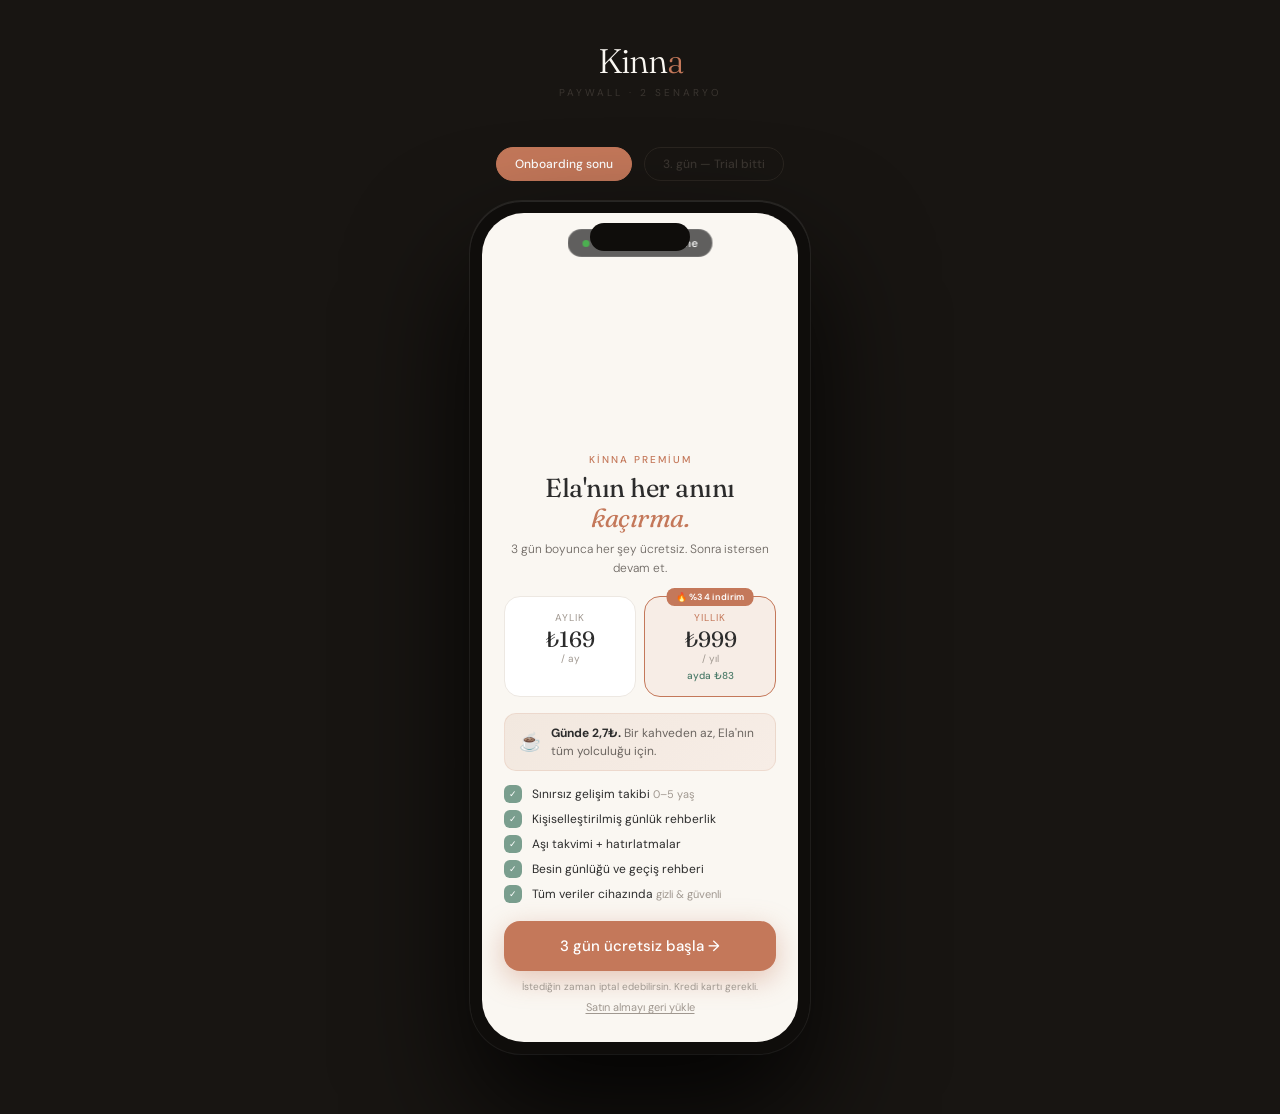
<file: Sonnet Tasarım/kinna-paywall.html>
<!DOCTYPE html>
<html lang="tr">
<head>
<meta charset="UTF-8">
<meta name="viewport" content="width=device-width, initial-scale=1.0">
<title>Kinna — Paywall</title>
<link href="https://fonts.googleapis.com/css2?family=Fraunces:ital,opsz,wght@0,9..144,200;0,9..144,300;0,9..144,400;0,9..144,500;1,9..144,200;1,9..144,300;1,9..144,400&family=DM+Sans:ital,wght@0,300;0,400;0,500;0,600;1,300&display=swap" rel="stylesheet">
<style>
*,*::before,*::after{box-sizing:border-box;margin:0;padding:0}
:root{
  --cream:#FAF7F2;--blush:#F2E8DF;--warm:#FFFDF9;
  --sage:#7A9E8E;--sage-d:#4A7A68;--sage-l:#B8D4C8;
  --terra:#C4785A;--terra-l:#EDD5C5;--terra-p:#F7EDE6;
  --char:#2C2C2C;--mid:#6B6560;--light:#A09890;--pale:#EDE8E2;
}
body{
  background:#181512;font-family:'DM Sans',sans-serif;
  min-height:100vh;display:flex;flex-direction:column;
  align-items:center;justify-content:center;
  padding:40px 20px 60px;
}
.hdr{text-align:center;margin-bottom:28px}
.hdr-logo{font-family:'Fraunces',serif;font-size:34px;font-weight:300;color:var(--cream);letter-spacing:-1px}
.hdr-logo span{color:var(--terra)}
.hdr-sub{font-size:10px;letter-spacing:3px;text-transform:uppercase;color:#3A3530;margin-top:4px}

/* phone */
.phone{
  width:340px;background:#0F0D0B;border-radius:52px;padding:12px;
  box-shadow:0 0 0 1px rgba(255,255,255,.07),0 60px 120px rgba(0,0,0,.85),inset 0 1px 0 rgba(255,255,255,.1);
  position:relative;
}
.pscreen{width:100%;border-radius:42px;overflow:hidden;position:relative;background:var(--cream)}
.di{width:100px;height:28px;background:#0F0D0B;border-radius:20px;position:absolute;top:22px;left:50%;transform:translateX(-50%);z-index:200}

/* tabs */
.tabs{display:flex;gap:12px;margin-top:20px;justify-content:center}
.tab{padding:8px 18px;border-radius:20px;font-size:12px;font-weight:500;cursor:pointer;transition:all .2s;color:#3A3530;border:1px solid #2A2520}
.tab.active{background:var(--terra);color:white;border-color:var(--terra)}

/* ════════════════════════════
   PAYWALL SCREEN
════════════════════════════ */
.pw-screen{display:flex;flex-direction:column;min-height:700px;position:relative;overflow:hidden}

/* üst — duygusal fotoğraf alanı */
.pw-photo{
  height:240px;flex-shrink:0;position:relative;overflow:hidden;
  background-image:url('https://images.unsplash.com/photo-1555252333-9f8e92e65df9?w=600&q=80');
  background-size:cover;background-position:center 20%;
}
.pw-photo-overlay{
  position:absolute;inset:0;
  background:linear-gradient(180deg,
    rgba(250,247,242,0) 0%,
    rgba(250,247,242,.3) 60%,
    rgba(250,247,242,1) 100%
  );
}
/* 3 gün rozeti */
.pw-trial-badge{
  position:absolute;top:16px;left:50%;transform:translateX(-50%);
  background:rgba(44,44,44,.75);backdrop-filter:blur(8px);
  border-radius:20px;padding:6px 14px;
  display:flex;align-items:center;gap:6px;
  border:1px solid rgba(255,255,255,.12);
}
.ptb-dot{width:7px;height:7px;border-radius:50%;background:#4CAF50}
.ptb-txt{font-size:11px;color:white;font-weight:500}

/* içerik */
.pw-body{flex:1;padding:0 22px 28px;display:flex;flex-direction:column}

.pw-eyebrow{font-size:10px;color:var(--terra);letter-spacing:2px;text-transform:uppercase;font-weight:500;margin-bottom:8px;text-align:center}
.pw-headline{
  font-family:'Fraunces',serif;font-size:26px;font-weight:400;
  color:var(--char);line-height:1.15;letter-spacing:-.5px;
  margin-bottom:6px;text-align:center;
}
.pw-headline em{font-style:italic;color:var(--terra)}
.pw-sub{font-size:12px;color:var(--mid);line-height:1.6;font-weight:300;text-align:center;margin-bottom:18px}

/* plan seçici */
.plans{display:flex;gap:8px;margin-bottom:16px}
.plan{
  flex:1;border-radius:16px;padding:14px 10px;text-align:center;
  border:1.5px solid var(--pale);background:white;cursor:pointer;
  transition:all .2s;position:relative;
}
.plan:hover{border-color:var(--terra-l)}
.plan.sel{border-color:var(--terra);background:var(--terra-p)}
.plan-badge{
  position:absolute;top:-9px;left:50%;transform:translateX(-50%);
  background:var(--terra);color:white;font-size:9px;font-weight:600;
  padding:3px 9px;border-radius:8px;white-space:nowrap;letter-spacing:.3px;
}
.plan-period{font-size:10px;color:var(--light);text-transform:uppercase;letter-spacing:1px;margin-bottom:4px}
.plan-price{font-family:'Fraunces',serif;font-size:22px;font-weight:400;color:var(--char);line-height:1}
.plan-unit{font-size:10px;color:var(--light);margin-top:2px}
.plan-saving{font-size:10px;color:var(--sage-d);font-weight:500;margin-top:4px}
.plan.sel .plan-period{color:var(--terra)}
.plan.sel .plan-price{color:var(--char)}

/* per day reframe */
.perday{
  background:linear-gradient(135deg,var(--blush),var(--terra-p));
  border-radius:12px;padding:10px 14px;
  display:flex;align-items:center;gap:10px;
  margin-bottom:14px;
  border:1px solid rgba(196,120,90,.15);
}
.pd-ico{font-size:18px;flex-shrink:0}
.pd-txt{font-size:12px;color:var(--mid);line-height:1.5}
.pd-txt strong{color:var(--char)}

/* özellikler */
.features{display:flex;flex-direction:column;gap:7px;margin-bottom:18px}
.feat{display:flex;align-items:center;gap:10px}
.feat-chk{width:18px;height:18px;border-radius:6px;background:var(--sage);display:flex;align-items:center;justify-content:center;font-size:9px;color:white;flex-shrink:0}
.feat-txt{font-size:12px;color:var(--char)}
.feat-txt span{color:var(--light);font-size:11px}

/* CTA */
.pw-cta{
  background:var(--terra);color:white;border-radius:16px;
  padding:15px;text-align:center;font-size:15px;font-weight:500;
  cursor:pointer;border:none;width:100%;font-family:'DM Sans',sans-serif;
  box-shadow:0 8px 28px rgba(196,120,90,.4);
  transition:opacity .15s;
}
.pw-cta:hover{opacity:.88}
.pw-fine{font-size:10px;color:var(--light);text-align:center;margin-top:8px;line-height:1.5}
.pw-restore{font-size:11px;color:var(--light);text-align:center;margin-top:6px;text-decoration:underline;text-underline-offset:2px;cursor:pointer}

/* ════════════════════════════
   TRIAL SCREEN (alternatif)
   3 gün trial sona erdi versiyonu
════════════════════════════ */
.trial-screen{display:none;flex-direction:column;min-height:700px}

.trial-top{
  background:var(--char);padding:36px 22px 28px;text-align:center;
  position:relative;overflow:hidden;
}
.trial-top::before{
  content:'';position:absolute;top:-40px;right:-40px;
  width:160px;height:160px;border-radius:50%;
  background:rgba(196,120,90,.12);
}
.trial-top::after{
  content:'';position:absolute;bottom:-50px;left:-30px;
  width:140px;height:140px;border-radius:50%;
  background:rgba(122,158,142,.08);
}
.trial-icon{
  width:56px;height:56px;background:rgba(196,120,90,.15);border-radius:18px;
  display:flex;align-items:center;justify-content:center;font-size:28px;
  margin:0 auto 14px;position:relative;z-index:2;
}
.trial-title{font-family:'Fraunces',serif;font-size:22px;font-weight:400;color:white;line-height:1.2;margin-bottom:6px;position:relative;z-index:2}
.trial-title em{font-style:italic;color:var(--terra)}
.trial-sub{font-size:12px;color:rgba(255,255,255,.45);line-height:1.5;position:relative;z-index:2}

.trial-body{flex:1;padding:18px 22px 28px;display:flex;flex-direction:column}

/* ne kaçıracak */
.miss-label{font-size:10px;color:var(--light);letter-spacing:1.5px;text-transform:uppercase;margin-bottom:10px}
.miss-items{display:flex;flex-direction:column;gap:8px;margin-bottom:20px}
.miss-item{
  background:white;border-radius:12px;padding:11px 13px;
  display:flex;align-items:center;gap:10px;
  border:1px solid var(--pale);
  filter:grayscale(.3);
}
.miss-item.blur{filter:blur(1.5px) grayscale(.5);opacity:.5}
.mi-ico{font-size:18px;flex-shrink:0}
.mi-body{flex:1}
.mi-ttl{font-size:12px;font-weight:500;color:var(--char);margin-bottom:1px}
.mi-dsc{font-size:10px;color:var(--light)}
.mi-lock{font-size:14px;color:var(--light);flex-shrink:0}

.trial-plans{display:flex;gap:8px;margin-bottom:14px}

.trial-cta{
  background:var(--terra);color:white;border-radius:16px;
  padding:15px;text-align:center;font-size:15px;font-weight:500;
  cursor:pointer;border:none;width:100%;font-family:'DM Sans',sans-serif;
  box-shadow:0 8px 28px rgba(196,120,90,.4);margin-bottom:8px;
}
.trial-ghost{
  background:transparent;color:var(--light);font-size:12px;
  padding:8px;cursor:pointer;width:100%;text-align:center;
  border:none;font-family:'DM Sans',sans-serif;
}
</style>
</head>
<body>

<div class="hdr">
  <div class="hdr-logo">Kinn<span>a</span></div>
  <div class="hdr-sub">Paywall · 2 Senaryo</div>
</div>

<div class="tabs">
  <div class="tab active" onclick="showTab('onboarding')">Onboarding sonu</div>
  <div class="tab" onclick="showTab('trial')">3. gün — Trial bitti</div>
</div>

<div style="height:20px"></div>

<div class="phone">
  <div class="di"></div>
  <div class="pscreen">

    <!-- ══ PAYWALL v1: Onboarding sonu ══ -->
    <div class="pw-screen" id="tab-onboarding">

      <div class="pw-photo">
        <div class="pw-photo-overlay"></div>
        <div class="pw-trial-badge">
          <div class="ptb-dot"></div>
          <div class="ptb-txt">3 gün ücretsiz dene</div>
        </div>
      </div>

      <div class="pw-body">
        <div class="pw-eyebrow">Kinna Premium</div>
        <div class="pw-headline">
          Ela'nın her anını<br><em>kaçırma.</em>
        </div>
        <div class="pw-sub">3 gün boyunca her şey ücretsiz. Sonra istersen devam et.</div>

        <div class="plans">
          <div class="plan" id="plan-monthly" onclick="selectPlan('monthly')">
            <div class="plan-period">Aylık</div>
            <div class="plan-price">₺169</div>
            <div class="plan-unit">/ ay</div>
          </div>
          <div class="plan sel" id="plan-yearly" onclick="selectPlan('yearly')">
            <div class="plan-badge">🔥 %34 indirim</div>
            <div class="plan-period">Yıllık</div>
            <div class="plan-price">₺999</div>
            <div class="plan-unit">/ yıl</div>
            <div class="plan-saving">ayda ₺83</div>
          </div>
        </div>

        <div class="perday">
          <div class="pd-ico">☕</div>
          <div class="pd-txt"><strong>Günde 2,7₺.</strong> Bir kahveden az, Ela'nın tüm yolculuğu için.</div>
        </div>

        <div class="features">
          <div class="feat"><div class="feat-chk">✓</div><div class="feat-txt">Sınırsız gelişim takibi <span>0–5 yaş</span></div></div>
          <div class="feat"><div class="feat-chk">✓</div><div class="feat-txt">Kişiselleştirilmiş günlük rehberlik</div></div>
          <div class="feat"><div class="feat-chk">✓</div><div class="feat-txt">Aşı takvimi + hatırlatmalar</div></div>
          <div class="feat"><div class="feat-chk">✓</div><div class="feat-txt">Besin günlüğü ve geçiş rehberi</div></div>
          <div class="feat"><div class="feat-chk">✓</div><div class="feat-txt">Tüm veriler cihazında <span>gizli & güvenli</span></div></div>
        </div>

        <button class="pw-cta">3 gün ücretsiz başla →</button>
        <div class="pw-fine">İstediğin zaman iptal edebilirsin. Kredi kartı gerekli.</div>
        <div class="pw-restore">Satın almayı geri yükle</div>
      </div>
    </div>

    <!-- ══ PAYWALL v2: 3. gün trial bitti ══ -->
    <div class="trial-screen" id="tab-trial">
      <div class="trial-top">
        <div class="trial-icon">⏳</div>
        <div class="trial-title">3 günlük denemen<br><em>sona erdi.</em></div>
        <div class="trial-sub">Ela'yı takip etmeye devam etmek için Kinna Premium'a geç.</div>
      </div>

      <div class="trial-body">
        <div class="miss-label">Premium olmadan kaçıracakların</div>
        <div class="miss-items">
          <div class="miss-item">
            <div class="mi-ico">📈</div>
            <div class="mi-body">
              <div class="mi-ttl">Gelişim takibi</div>
              <div class="mi-dsc">Ela'nın kilometre taşları</div>
            </div>
          </div>
          <div class="miss-item blur">
            <div class="mi-ico">💛</div>
            <div class="mi-body">
              <div class="mi-ttl">Günlük motivasyon notu</div>
              <div class="mi-dsc">Her sabah seni bekliyor</div>
            </div>
            <div class="mi-lock">🔒</div>
          </div>
          <div class="miss-item blur">
            <div class="mi-ico">💉</div>
            <div class="mi-body">
              <div class="mi-ttl">Aşı hatırlatmaları</div>
              <div class="mi-dsc">Bir sonraki aşı 5 gün sonra</div>
            </div>
            <div class="mi-lock">🔒</div>
          </div>
          <div class="miss-item blur">
            <div class="mi-ico">🧠</div>
            <div class="mi-body">
              <div class="mi-ttl">Günlük aktivite önerileri</div>
              <div class="mi-dsc">Ela'nın yaşına özel</div>
            </div>
            <div class="mi-lock">🔒</div>
          </div>
        </div>

        <div class="trial-plans">
          <div class="plan" id="tp-monthly" onclick="selectTrialPlan('monthly')" style="padding:12px 8px">
            <div class="plan-period">Aylık</div>
            <div class="plan-price" style="font-size:18px">₺169</div>
            <div class="plan-unit">/ ay</div>
          </div>
          <div class="plan sel" id="tp-yearly" onclick="selectTrialPlan('yearly')" style="padding:12px 8px">
            <div class="plan-badge">En iyi değer</div>
            <div class="plan-period">Yıllık</div>
            <div class="plan-price" style="font-size:18px">₺999</div>
            <div class="plan-saving">ayda ₺83</div>
          </div>
        </div>

        <button class="trial-cta">Devam et →</button>
        <div class="pw-fine" style="margin-bottom:4px">İstediğin zaman iptal · Güvenli ödeme</div>
        <button class="trial-ghost">Şimdi değil</button>
      </div>
    </div>

  </div>
</div>

<script>
function showTab(t){
  document.querySelectorAll('.tab').forEach((el,i)=>el.classList.toggle('active',['onboarding','trial'][i]===t));
  document.getElementById('tab-onboarding').style.display=t==='onboarding'?'flex':'none';
  document.getElementById('tab-trial').style.display=t==='trial'?'flex':'none';
}
function selectPlan(p){
  ['monthly','yearly'].forEach(id=>document.getElementById('plan-'+id).classList.toggle('sel',id===p));
}
function selectTrialPlan(p){
  ['monthly','yearly'].forEach(id=>document.getElementById('tp-'+id).classList.toggle('sel',id===p));
}
</script>
</body>
</html>
</file>
<file: docs/style.css>
:root {
  --bg: #faf6f1;
  --card: #ffffff;
  --text: #2d2019;
  --muted: #8a7e74;
  --accent: #c4714a;
  --accent-2: #7a9e8a;
  --border: #e8e0d8;
  --cream: #f5efe8;
  --terra: #c4714a;
  --sage: #7a9e8a;
  --alert: #d44a3c;
}

* { box-sizing: border-box; }

body {
  margin: 0;
  font-family: -apple-system, BlinkMacSystemFont, "SF Pro Text", "Segoe UI", sans-serif;
  background: var(--bg);
  color: var(--text);
  line-height: 1.7;
}

.container {
  max-width: 720px;
  margin: 0 auto;
  padding: 48px 20px 80px;
}

header {
  display: flex;
  justify-content: space-between;
  align-items: center;
  gap: 16px;
  margin-bottom: 36px;
}

.brand {
  font-size: 1.4rem;
  font-weight: 700;
  color: var(--terra);
  letter-spacing: 0.3px;
}

nav a {
  color: var(--muted);
  text-decoration: none;
  margin-left: 16px;
  font-weight: 600;
  font-size: 0.95rem;
}

nav a:hover { color: var(--text); }

.hero {
  background: linear-gradient(145deg, rgba(196,113,74,0.08), rgba(122,158,138,0.06));
  border: 1px solid var(--border);
  border-radius: 18px;
  padding: 28px;
  margin-bottom: 28px;
}

h1 {
  font-size: 2rem;
  margin: 0 0 8px;
  color: var(--text);
}

h2 {
  font-size: 1.25rem;
  margin-top: 0;
  color: var(--terra);
}

h3 {
  font-size: 1.05rem;
  margin-top: 20px;
  margin-bottom: 8px;
}

.card {
  background: var(--card);
  border: 1px solid var(--border);
  border-radius: 16px;
  padding: 24px;
  margin-top: 16px;
}

.card-alert {
  background: rgba(212,74,60,0.06);
  border: 1px solid rgba(212,74,60,0.2);
  border-radius: 16px;
  padding: 24px;
  margin-top: 16px;
}

.card-alert h2 {
  color: var(--alert);
}

a { color: var(--terra); }
a:hover { color: var(--accent-2); }

ul { padding-left: 20px; }
li { margin-bottom: 6px; }

.subtitle {
  color: var(--muted);
  font-size: 0.95rem;
}

footer {
  margin-top: 48px;
  color: var(--muted);
  font-size: 0.85rem;
  text-align: center;
}

footer a {
  color: var(--muted);
  margin: 0 8px;
}

@media (max-width: 480px) {
  .container { padding: 24px 16px 60px; }
  h1 { font-size: 1.6rem; }
  header { flex-direction: column; align-items: flex-start; gap: 8px; }
  nav a { margin-left: 0; margin-right: 12px; }
}
</file>
